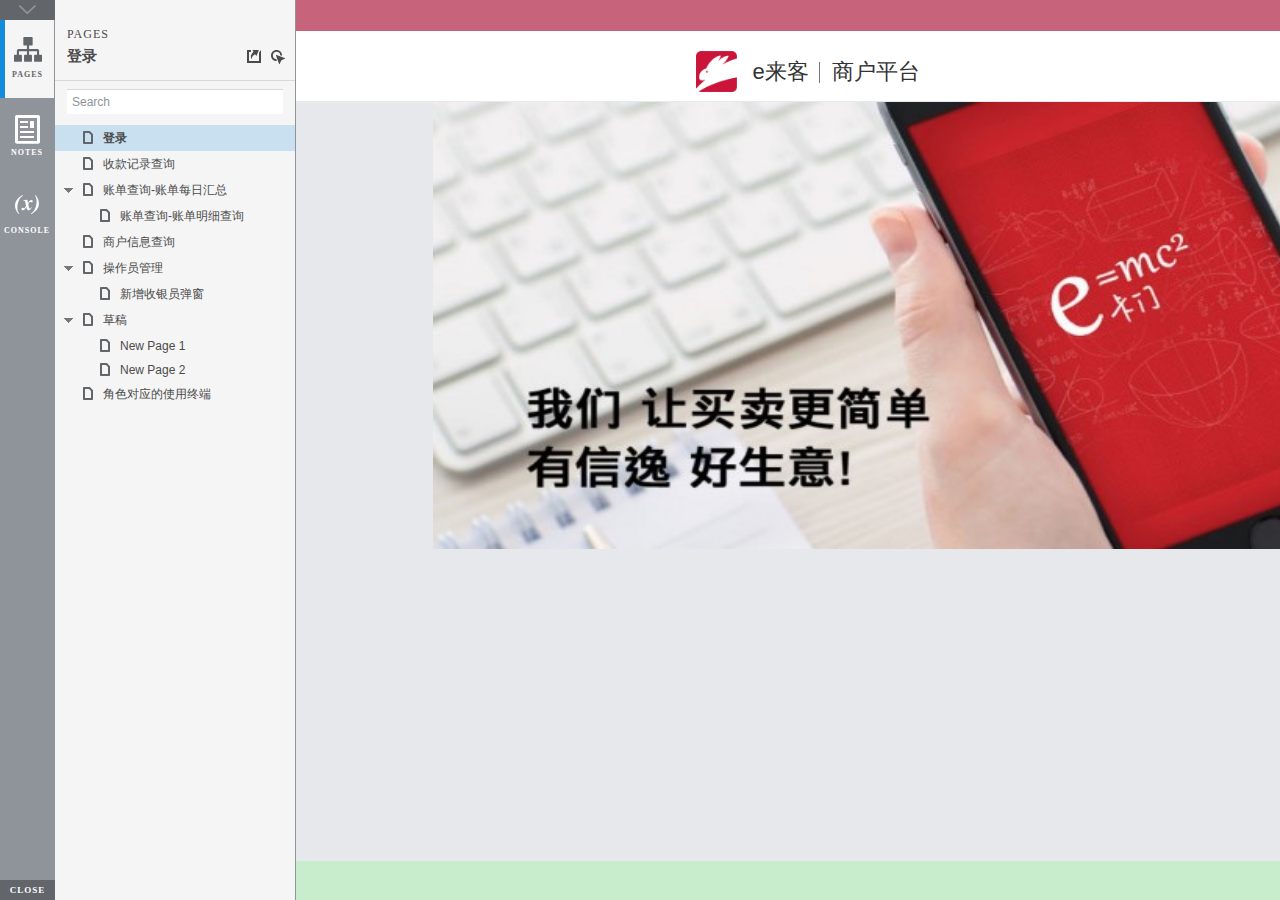
<file: index.html>
﻿<!DOCTYPE html>
<html xmlns="http://www.w3.org/1999/xhtml" xml:lang="en" lang="en">
<head>
    <title>Untitled Document</title>
    <meta http-equiv="X-UA-Compatible" content="IE=edge"/>
    <meta http-equiv="content-type" content="text/html; charset=utf-8" />
    <meta name="viewport" content="width=device-width, initial-scale=1.0" />
    <meta name="apple-mobile-web-app-capable" content="yes" />
    <link type="text/css" href="resources/css/reset.css" rel="Stylesheet" />
    <link type="text/css" href="resources/css/default.css" rel="Stylesheet" />
    <!--<link href='https://fonts.googleapis.com/css?family=Nunito:300' rel='stylesheet' type='text/css'>-->

    <script type="text/javascript">
        if (location.href.toString().indexOf('file://localhost/') == 0) {
            location.href = location.href.toString().replace('file://localhost/', 'file:///');
        }
    </script>

    <script type="text/javascript" src="resources/scripts/jquery-1.7.1.min.js"></script>
    <script type="text/javascript" src="resources/scripts/player/splitter.js"></script>
    <script type="text/javascript" src="resources/scripts/axutils.js"></script>
    <script type="text/javascript" src="resources/scripts/player/axplayer.js"></script>
    <script type="text/javascript" src="resources/scripts/messagecenter.js"></script>
    <script type="text/javascript" src="data/document.js"></script>
    <style type="text/css">

#outerContainer {
	width:1000px;
	height:1500px;
}

.vsplitbar {
    width: 3px;
    /*background: #B9B9B9;*/
    border-right: 1px solid #8f949a;
}

.vsplitbar:hover, .vsplitbar.active {
    background: #8f949a;
}

#rightPanel {
    background-color: White;
}

/*#leftPanel {
    min-width: 120px;
}*/

.splitterMask {
   position:absolute;
   top: 0;
   left: 0;
   width: 100%;
   height: 100%;
   overflow: hidden;
   background-image: url(resources/images/transparent.gif);
   z-index: 20000;
}

    </style>
    <script type="text/javascript" language="JavaScript"><!--
        var SITEMAP_COLLAPSE_VAR_NAME = 'c';
        var PLUGIN_VAR_NAME = 'g';
        var FOOTNOTES_VAR_NAME = 'fn';
        var ADAPTIVE_VIEW_VAR_NAME = 'view';
        var lastLeftPanelWidth = 295;
        var toolBarOnly = true;

        // isolate scope
        (function() {
            setUpController();
            
            var configuration = $axure.document.configuration;
            var _settings = {};
            _settings.projectId = configuration.prototypeId;
            _settings.isAxshare = configuration.isAxshare;
            _settings.loadFeedbackPlugin = configuration.loadFeedbackPlugin;
            var cHash = getHashStringVar(SITEMAP_COLLAPSE_VAR_NAME);
            _settings.startCollapsed = cHash == "1";
            if(cHash == "2") closePlayer();
            var gHash = getHashStringVar(PLUGIN_VAR_NAME);
            if(gHash == "") gHash = 1;
            _settings.startPluginGid = gHash;

            $axure.player.settings = _settings;

            $(window).bind('load', function() {
                if(CHROME_5_LOCAL && !$('body').attr('pluginDetected')) {
                    window.location = 'resources/chrome/chrome.html';
                }
            });

            $(document).ready(function() {
                $axure.page.bind('load.start', mainFrame_onload);
                $axure.messageCenter.addMessageListener(messageCenter_message);

                $(document).on('pluginShown', function (event, data) {
                    setVarInCurrentUrlHash('g', data ? data : '');
                });

                $(document).on('pluginCreated', function(event, data) {
                    if($axure.player.settings.startPluginGid == data) {
                        $axure.player.showPlugin(data);
                    }
                });

                if($axure.player.settings.loadFeedbackPlugin) {
                    if($axure.player.settings.isAxshare) {
                        $axure.utils.loadJS('/Scripts/plugins/feedback/feedback8.js');
                    } else {
                        $axure.utils.loadJS('http://share.axure.com/Scripts/plugins/feedback/feedback8.js');
                    }
                }

                if(navigator.userAgent.indexOf("MSIE") >= 0) $('#outerContainer').width('100%');
                initialize();
                if($axure.player.settings.startCollapsed) $('#outerContainer').splitter({ sizeLeft: 0 });
                else $('#outerContainer').splitter({ sizeLeft: lastLeftPanelWidth });
                $('#leftPanel').width(lastLeftPanelWidth);
                
                $(window).resize(function() { resizeContent(); });

                $('#maximizePanelContainer').hide();

                initializeLogo();

                $(window).resize();
                resizeContent();
                
                $axure.player.collapseToBar();

                if($axure.player.settings.startCollapsed) {
                    collapse();
                    $('#leftPanel').width(0);
                }

                if(MOBILE_DEVICE) {
                    $('#interfaceControlFrameMinimizeContainer').height('45px');
                    $('#interfaceControlFrameMinimizeContainer a').height('45px');
                    $('#interfaceControlFrameHeaderContainer').css('margin-top','45px');
                    $('#interfaceControlFrameCloseContainer a').css('padding','10px 0px');
                    $('#maximizePanelContainer').height('45px');//.css('top','inherit').css('bottom','0px');

                    $('body').removeClass('hashover');

                    if(IOS) {
                        $('#rightPanel').css('overflow', 'auto').css('-webkit-overflow-scrolling', 'touch').css('-ms-overflow-x', 'hidden');

                        window.addEventListener("orientationchange", function() {
                            var viewport = document.querySelector("meta[name=viewport]");
                            //so iOS doesn't zoom when switching back to portrait
                            viewport.setAttribute('content', 'width=device-width, initial-scale=1.0, maximum-scale=1.0');
                            viewport.setAttribute('content', 'width=device-width, initial-scale=1.0');
                            resizeContent();
                        }, false);

                        $axure.page.bind('load.start', function() {
                            resizeContent();
                        });
                    }
                }

            });

            function initialize() {
                var legacyQString = getQueryString("Page");
                if (legacyQString.length > 0) {
                    location.href = location.href.substring(0, location.href.indexOf("?")) + "#p=" + legacyQString;
                    return;
                }

                var mainFrame = document.getElementById("mainFrame");
                mainFrame.contentWindow.location.href = getInitialUrl();
            }

            function initializeLogo() {
                if($axure.document.configuration.logoImagePath) {
                    var image = new Image();
                    image.onload = function() {
                        $('#logoImage').css('max-width', this.width + 'px');
                        $axure.player.resizeContent();
                    };
                    image.src = $axure.document.configuration.logoImagePath;
                
                    $('#interfaceControlFrameLogoImageContainer').html('<img id="logoImage" src="" />');
                    $('#logoImage').attr('src', $axure.document.configuration.logoImagePath).load(function() { resizeContent(); });
                } else $('#interfaceControlFrameLogoImageContainer').hide();

                if ($axure.document.configuration.logoImageCaption) {
                    $('#interfaceControlFrameLogoCaptionContainer').html($axure.document.configuration.logoImageCaption);
                } else $('#interfaceControlFrameLogoCaptionContainer').hide();

                if(!$('#interfaceControlFrameLogoImageContainer').is(':visible') && !$('#interfaceControlFrameLogoCaptionContainer').is(':visible')) {
                    $('#interfaceControlFrameLogoContainer').hide();
                }
            }

            var resizeContent = $axure.player.resizeContent = function() {
                var newHeight = $(window).height();
                var newWidth = $(window).width();

                var controlContainerHeight = newHeight;// - 30;
                if($('#interfaceControlFrameLogoContainer').is(':visible')) controlContainerHeight -= $('#interfaceControlFrameLogoContainer').outerHeight();// + 16;

                $('#outerContainer').height(newHeight).width(newWidth);
                $('.vsplitbar').height(newHeight);
                $('#leftPanel').height(newHeight);
                $('#interfaceControlFrame').height(newHeight);
                $('#interfaceControlFrameContainer').height(newHeight);
                $('#interfaceControlFrameHostContainer').height(controlContainerHeight);

                $('#rightPanel').height(newHeight);
                $('#mainFrame').height(newHeight);

                if($('#leftPanel').is(':visible')) $('#rightPanel').width($(window).width() - $('#leftPanel').width() - 1);// $('.vsplitbar').width());
                else $('#rightPanel').width($(window).width());

                $(document).trigger('ContainerHeightChange',[controlContainerHeight]);

                if(MOBILE_DEVICE) {
                    if(!(getHashStringVar(ADAPTIVE_VIEW_VAR_NAME).length > 0)) $axure.messageCenter.postMessage('setAdaptiveViewForSize', {'width':newWidth, 'height':$('#rightPanel').height()});
                }
            }

            var collapseToBar = $axure.player.collapseToBar = function() {
                lastLeftPanelWidth = $('#leftPanel').width();
                $('#leftPanel').width('55px');
                $('.vsplitbar').hide();
                $('#rightPanel').width($(window).width() - $('#leftPanel').width());
                $(window).resize();
                $('#outerContainer').trigger('resize');
                toolBarOnly = true;
            }

            var expandFromBar = $axure.player.expandFromBar = function() {
                if($('.vsplitbar').is(':visible')) return;

                $('#leftPanel').width(lastLeftPanelWidth);
                $('.vsplitbar').show();
                $('#rightPanel').width($(window).width() - $('#leftPanel').width() - 1);// $('.vsplitbar').width());
                $(window).resize();
                $('#outerContainer').trigger('resize');
                toolBarOnly = false;
            }

        })();

        function messageCenter_message(message, data) {
            if(message == 'expandFrame') expand();
            else if(message == 'getCollapseFrameOnLoad' && $axure.player.settings.startCollapsed && !MOBILE_DEVICE) $axure.messageCenter.postMessage('collapseFrameOnLoad');
        }

        
        function getInitialUrl() {
            var pageName = getHashStringVar("p");
            if(pageName.length > 0) return pageName + ".html";
            else {
                var url = getFirstPageUrl($axure.document.sitemap.rootNodes);
                return (url ? url : "about:blank");
            }
        }

        function getFirstPageUrl(nodes) {
            for (var i = 0; i < nodes.length; i++) {
                var node = nodes[i];
                if (node.url) return node.url;
                else {
                    var hasChildren = (node.children && node.children.length > 0);
                    if (hasChildren) {
                        var url = getFirstPageUrl(node.children);
                        if (url) return url;
                    }
                }
            }
            return null;
        }

        function closePlayer() {
            if($axure.page.location) window.location.href = $axure.page.location;
            else {
                var pageFile = getInitialUrl();
                var currentLocation = window.location.toString();
                window.location.href = currentLocation.substr(0, currentLocation.lastIndexOf("/") + 1) + pageFile;
            }
        }

        function replaceHash(newHash) {
            var currentLocWithoutHash = window.location.toString().split('#')[0];

            //We use replace so that every hash change doesn't get appended to the history stack.
            //We use replaceState in browsers that support it, else replace the location
            if(typeof window.history.replaceState != 'undefined') {
                try {
                    //Chrome 45 (Version 45.0.2454.85 m) started throwing an error here when generated locally (this only happens with sitemap open) which broke all interactions.
                    //try catch breaks the url adjusting nicely when the sitemap is open, but all interactions and forward and back buttons work.
                    //Uncaught SecurityError: Failed to execute 'replaceState' on 'History': A history state object with URL 'file:///C:/Users/Ian/Documents/Axure/HTML/Untitled/start.html#p=home' cannot be created in a document with origin 'null'.
                    window.history.replaceState(null, null, currentLocWithoutHash + newHash);
                } catch(ex) {}
            } else {
                window.location.replace(currentLocWithoutHash + newHash);
            }
        }

        function collapse() {
            setVarInCurrentUrlHash('c', 1);
            if(!toolBarOnly) lastLeftPanelWidth = $('#leftPanel').width();

            $('#maximizePanelContainer').show();
            $('#leftPanel').hide();
            $('.vsplitbar').hide();
            $('#rightPanel').width($(window).width());
            $(window).resize();
            $('#outerContainer').trigger('resize');

            $(document).trigger('sidebarCollapse');

            if(MOBILE_DEVICE) {
                $('#maximizePanelContainer').animate({
                    top:$('#rightPanel').height() - $('#maximizePanelContainer').height()
                }, 300, 'swing', function() {
                    $('#maximizePanelContainer').css('top', 'inherit').css('bottom', '0px');
                });
            }
        }

        function expand() {
            if(MOBILE_DEVICE) {
                $('#maximizePanelContainer').css('top', '0px').css('bottom', 'inherit');
            }

            deleteVarFromCurrentUrlHash('c');
            $('#maximizePanelContainer').hide();
            $('#leftPanel').width(lastLeftPanelWidth);
            $('#leftPanel').show();
            if(!toolBarOnly) {
                $('.vsplitbar').show();
                $('#rightPanel').width($(window).width() - $('#leftPanel').width() - 1);
            } else {
                $axure.player.collapseToBar();
            }
            $(window).resize();
            $('#outerContainer').trigger('resize');

            $(document).trigger('sidebarExpanded');
        }


        function mainFrame_onload() {
            if($axure.page.pageName) document.title = $axure.page.pageName;
        }

        function getQueryString(query) {
            var qstring = self.location.href.split("?");
            if(qstring.length < 2) return "";
            return GetParameter(qstring, query);
        }
        
        function GetParameter(qstring, query) {
            var prms = qstring[1].split("&");
            var frmelements = new Array();
            var currprmeter, querystr = "";

            for(var i = 0; i < prms.length; i++) {
                currprmeter = prms[i].split("=");
                frmelements[i] = new Array();
                frmelements[i][0] = currprmeter[0];
                frmelements[i][1] = currprmeter[1];
            }

            for(j = 0; j < frmelements.length; j++) {
                if(frmelements[j][0].toLowerCase() == query.toLowerCase()) {
                    querystr = frmelements[j][1];
                    break;
                }
            }
            return querystr;
        }
        
        function getHashStringVar(query) {
            var qstring = self.location.href.split("#");
            if(qstring.length < 2) return "";
            return GetParameter(qstring, query);
        }

        function setHashStringVar(currentHash, varName, varVal) {
            var varWithEqual = varName + '=';
            var poundVarWithEqual = varVal === '' ? '' :  '#' + varName + '=' + varVal;
            var ampVarWithEqual = varVal === '' ? '' :  '&' + varName + '=' + varVal;
            var hashToSet = '';

            var pageIndex = currentHash.indexOf('#' + varWithEqual);
            if(pageIndex == -1) pageIndex = currentHash.indexOf('&' + varWithEqual);
            if(pageIndex != -1) {
                var newHash = currentHash.substring(0, pageIndex);

                newHash = newHash == '' ? poundVarWithEqual : newHash + ampVarWithEqual;

                var ampIndex = currentHash.indexOf('&', pageIndex + 1);
                if(ampIndex != -1) {
                    newHash = newHash == '' ? '#' + currentHash.substring(ampIndex + 1) : newHash + currentHash.substring(ampIndex);
                }
                hashToSet = newHash;
            } else if(currentHash.indexOf('#') != -1) {
                hashToSet = currentHash + ampVarWithEqual;
            } else {
                hashToSet = poundVarWithEqual;
            }

            if(hashToSet != '' || varVal == '') {
                return hashToSet;
            }

            return null;
        }

        function setVarInCurrentUrlHash(varName, varVal) {
            var newHash = setHashStringVar(window.location.hash, varName, varVal);

            if(newHash != null) {
                replaceHash(newHash);
            }
        }

        function deleteHashStringVar(currentHash, varName) {
            var varWithEqual = varName + '=';

            var pageIndex = currentHash.indexOf('#' + varWithEqual);
            if(pageIndex == -1) pageIndex = currentHash.indexOf('&' + varWithEqual);
            if(pageIndex != -1) {
                var newHash = currentHash.substring(0, pageIndex);

                var ampIndex = currentHash.indexOf('&', pageIndex + 1);

                //IF begin of string....if none blank, ELSE # instead of & and rest
                //IF in string....prefix + if none blank, ELSE &-rest
                if(newHash == '') { //beginning of string
                    newHash = ampIndex != -1 ? '#' + currentHash.substring(ampIndex + 1) : '';
                } else { //somewhere in the middle
                    newHash = newHash + (ampIndex != -1 ? currentHash.substring(ampIndex) : '');
                }

                return newHash;
            }

            return null;
        }

        function deleteVarFromCurrentUrlHash(varName) {
            var newHash = deleteHashStringVar(window.location.hash, varName);

            if(newHash != null) {
                replaceHash(newHash);
            }
        }
    --></script>

    <link type="text/css" rel="Stylesheet" href="plugins/sitemap/styles/sitemap.css" />
    <script type="text/javascript" src="plugins/sitemap/sitemap.js"></script>
    <link type="text/css" rel="Stylesheet" href="plugins/page_notes/styles/page_notes.css" />
    <script type="text/javascript" src="plugins/page_notes/page_notes.js"></script>
    <!--<link type="text/css" rel="Stylesheet" href="plugins/recordplay/styles/recordplay.css" />
    <script type="text/javascript" src="plugins/recordplay/recordplay.js"></script>-->
    <link type="text/css" rel="Stylesheet" href="plugins/debug/styles/debug.css" />
    <script type="text/javascript" src="plugins/debug/debug.js"></script>

</head>
<body scroll="no" class="hashover">
    <div id="outerContainer">

        <div id="leftPanel">
            <div id="interfaceControlFrame">
                <div id="interfaceControlFrameMinimizeContainer">
                    <a title="Collapse" id="interfaceControlFrameMinimizeButton" onclick="collapse();">&nbsp;</a>
                </div>
                <div id="interfaceControlFrameHeaderContainer">
                    <ul id="interfaceControlFrameHeader"></ul>
                </div>
                <div id="interfaceControlFrameContainer">
                    <div id="interfaceControlFrameLogoContainer">
                        <div id="interfaceControlFrameLogoImageContainer"></div>
                        <div id="interfaceControlFrameLogoCaptionContainer"></div>
                    </div>
                    <div id="interfaceControlFrameHostContainer">
                    </div>
                </div>
                <div id="interfaceControlFrameCloseContainer">
                    <a title="Close" id="interfaceControlFrameCloseButton" onclick="closePlayer();">CLOSE</a>
                </div>
            </div>
        </div>
        <div id="rightPanel">
            <iframe id="mainFrame" name="mainFrame" width="100%" height="100%" src="" frameborder="0" style="display: block;" webkitallowfullscreen mozallowfullscreen allowfullscreen></iframe>
        </div>

    </div>

    <div id="maximizePanelContainer">
        <iframe id="expandFrame" src="resources/expand.html" width="100%" height="100%" scrolling="no" allowtransparency="true" frameborder="0"></iframe>
    </div>

</body>
</html>
</file>
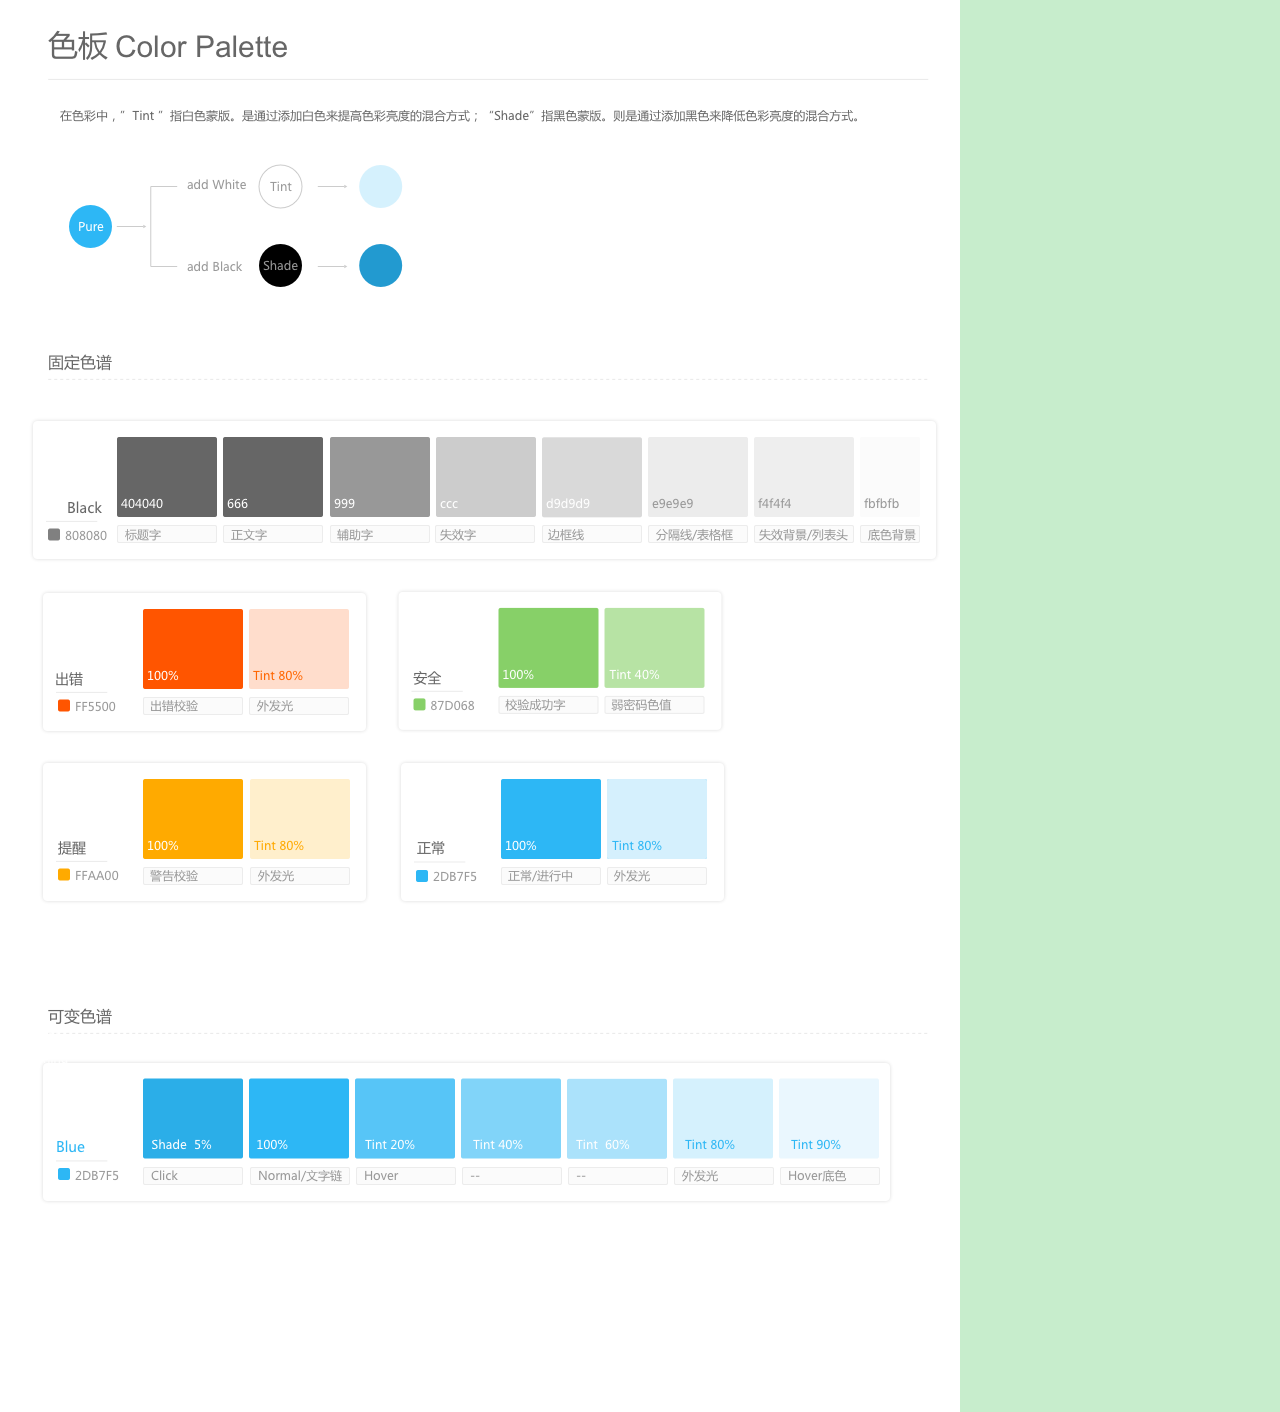
<file: new_page_1.html>
﻿<!DOCTYPE html>
<html>
  <head>
    <title>New Page 1</title>
    <meta http-equiv="X-UA-Compatible" content="IE=edge"/>
    <meta http-equiv="content-type" content="text/html; charset=utf-8"/>
    <meta name="apple-mobile-web-app-capable" content="yes"/>
    <link href="resources/css/jquery-ui-themes.css" type="text/css" rel="stylesheet"/>
    <link href="resources/css/axure_rp_page.css" type="text/css" rel="stylesheet"/>
    <link href="data/styles.css" type="text/css" rel="stylesheet"/>
    <link href="files/new_page_1/styles.css" type="text/css" rel="stylesheet"/>
    <script src="resources/scripts/jquery-1.7.1.min.js"></script>
    <script src="resources/scripts/jquery-ui-1.8.10.custom.min.js"></script>
    <script src="resources/scripts/axure/axQuery.js"></script>
    <script src="resources/scripts/axure/globals.js"></script>
    <script src="resources/scripts/axutils.js"></script>
    <script src="resources/scripts/axure/annotation.js"></script>
    <script src="resources/scripts/axure/axQuery.std.js"></script>
    <script src="resources/scripts/axure/doc.js"></script>
    <script src="data/document.js"></script>
    <script src="resources/scripts/messagecenter.js"></script>
    <script src="resources/scripts/axure/events.js"></script>
    <script src="resources/scripts/axure/recording.js"></script>
    <script src="resources/scripts/axure/action.js"></script>
    <script src="resources/scripts/axure/expr.js"></script>
    <script src="resources/scripts/axure/geometry.js"></script>
    <script src="resources/scripts/axure/flyout.js"></script>
    <script src="resources/scripts/axure/ie.js"></script>
    <script src="resources/scripts/axure/model.js"></script>
    <script src="resources/scripts/axure/repeater.js"></script>
    <script src="resources/scripts/axure/sto.js"></script>
    <script src="resources/scripts/axure/utils.temp.js"></script>
    <script src="resources/scripts/axure/variables.js"></script>
    <script src="resources/scripts/axure/drag.js"></script>
    <script src="resources/scripts/axure/move.js"></script>
    <script src="resources/scripts/axure/visibility.js"></script>
    <script src="resources/scripts/axure/style.js"></script>
    <script src="resources/scripts/axure/adaptive.js"></script>
    <script src="resources/scripts/axure/tree.js"></script>
    <script src="resources/scripts/axure/init.temp.js"></script>
    <script src="files/new_page_1/data.js"></script>
    <script src="resources/scripts/axure/legacy.js"></script>
    <script src="resources/scripts/axure/viewer.js"></script>
    <script src="resources/scripts/axure/math.js"></script>
    <script type="text/javascript">
      $axure.utils.getTransparentGifPath = function() { return 'resources/images/transparent.gif'; };
      $axure.utils.getOtherPath = function() { return 'resources/Other.html'; };
      $axure.utils.getReloadPath = function() { return 'resources/reload.html'; };
    </script>
  </head>
  <body>
    <div id="base" class="">

      <!-- Unnamed (Image) -->
      <div id="u1397" class="ax_default image">
        <img id="u1397_img" class="img " src="images/new_page_1/u1397.png"/>
        <!-- Unnamed () -->
        <div id="u1398" class="text" style="display: none; visibility: hidden">
          <p><span></span></p>
        </div>
      </div>
    </div>
  </body>
</html>
</file>
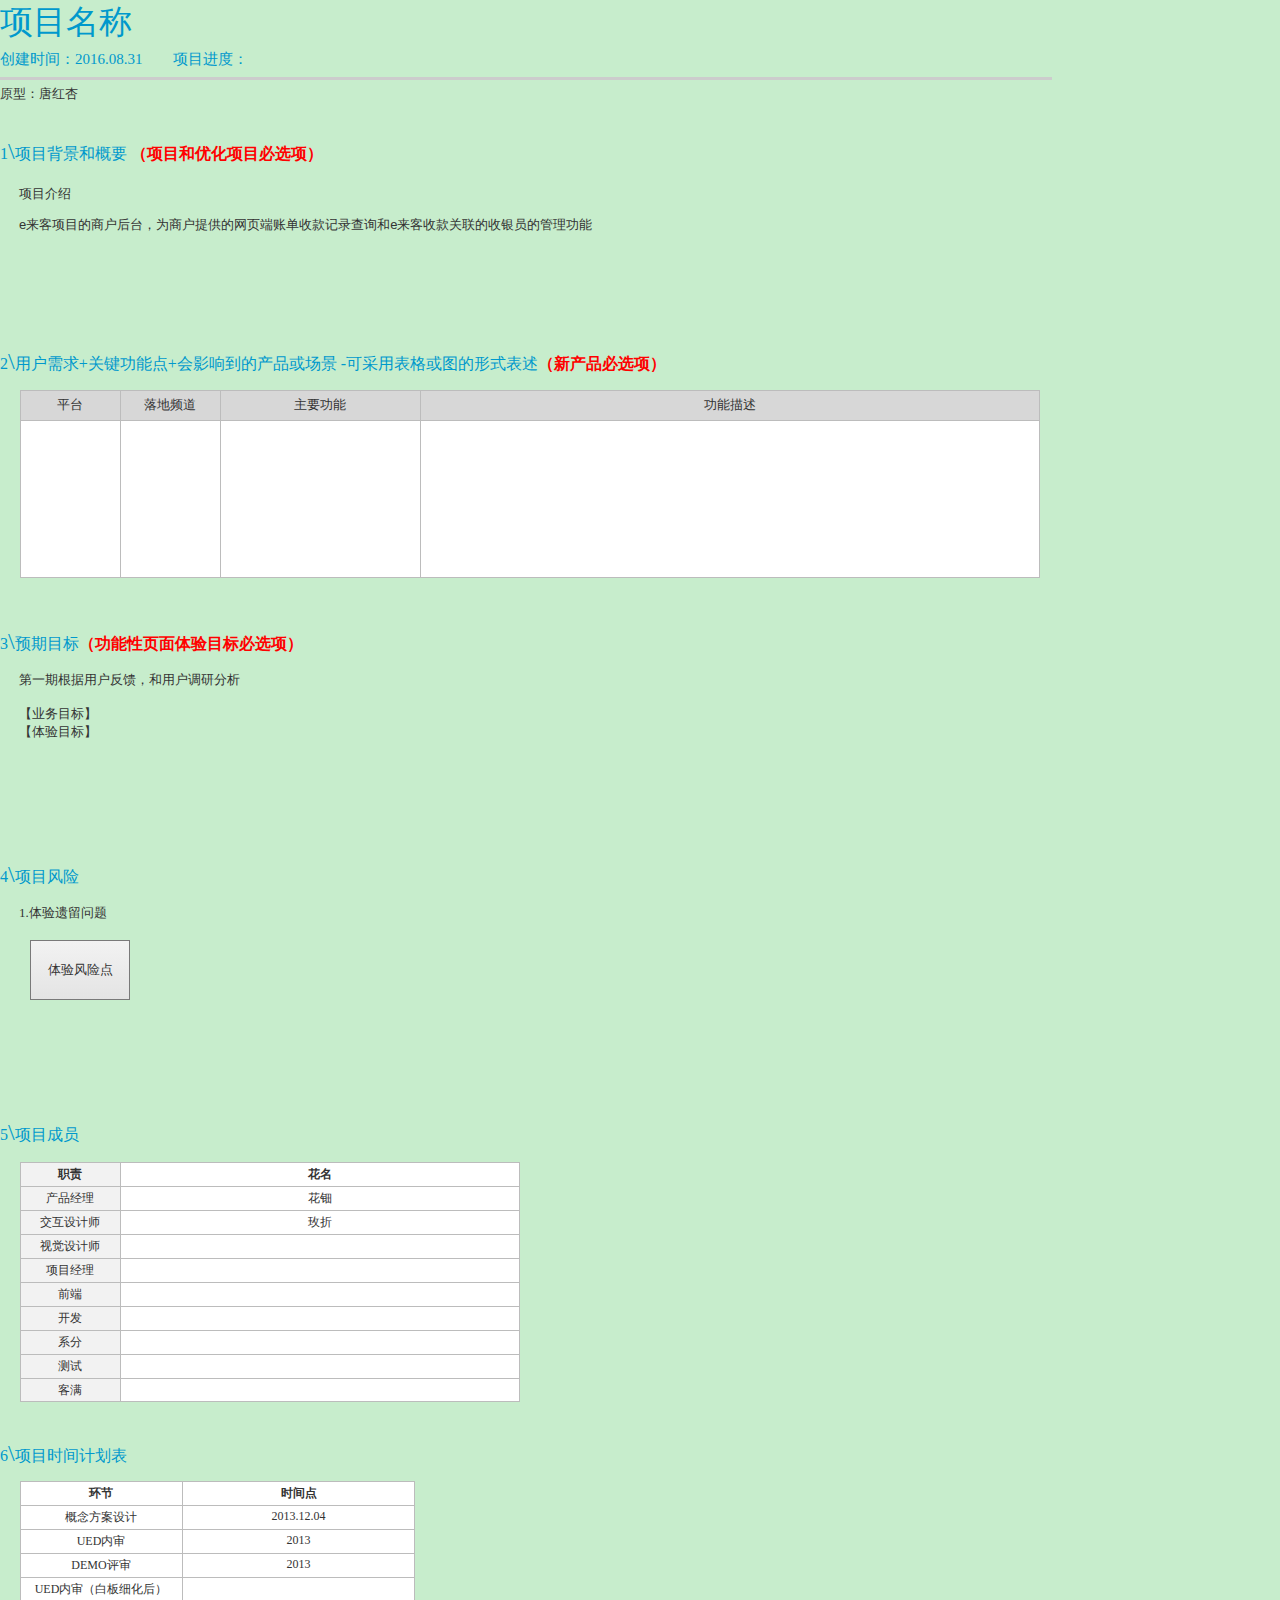
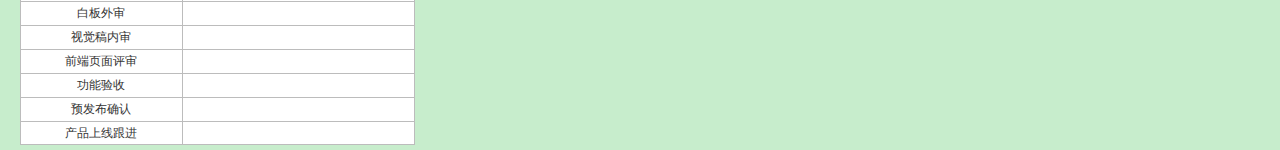
<file: new_page_2.html>
﻿<!DOCTYPE html>
<html>
  <head>
    <title>New Page 2</title>
    <meta http-equiv="X-UA-Compatible" content="IE=edge"/>
    <meta http-equiv="content-type" content="text/html; charset=utf-8"/>
    <meta name="apple-mobile-web-app-capable" content="yes"/>
    <link href="resources/css/jquery-ui-themes.css" type="text/css" rel="stylesheet"/>
    <link href="resources/css/axure_rp_page.css" type="text/css" rel="stylesheet"/>
    <link href="data/styles.css" type="text/css" rel="stylesheet"/>
    <link href="files/new_page_2/styles.css" type="text/css" rel="stylesheet"/>
    <script src="resources/scripts/jquery-1.7.1.min.js"></script>
    <script src="resources/scripts/jquery-ui-1.8.10.custom.min.js"></script>
    <script src="resources/scripts/axure/axQuery.js"></script>
    <script src="resources/scripts/axure/globals.js"></script>
    <script src="resources/scripts/axutils.js"></script>
    <script src="resources/scripts/axure/annotation.js"></script>
    <script src="resources/scripts/axure/axQuery.std.js"></script>
    <script src="resources/scripts/axure/doc.js"></script>
    <script src="data/document.js"></script>
    <script src="resources/scripts/messagecenter.js"></script>
    <script src="resources/scripts/axure/events.js"></script>
    <script src="resources/scripts/axure/recording.js"></script>
    <script src="resources/scripts/axure/action.js"></script>
    <script src="resources/scripts/axure/expr.js"></script>
    <script src="resources/scripts/axure/geometry.js"></script>
    <script src="resources/scripts/axure/flyout.js"></script>
    <script src="resources/scripts/axure/ie.js"></script>
    <script src="resources/scripts/axure/model.js"></script>
    <script src="resources/scripts/axure/repeater.js"></script>
    <script src="resources/scripts/axure/sto.js"></script>
    <script src="resources/scripts/axure/utils.temp.js"></script>
    <script src="resources/scripts/axure/variables.js"></script>
    <script src="resources/scripts/axure/drag.js"></script>
    <script src="resources/scripts/axure/move.js"></script>
    <script src="resources/scripts/axure/visibility.js"></script>
    <script src="resources/scripts/axure/style.js"></script>
    <script src="resources/scripts/axure/adaptive.js"></script>
    <script src="resources/scripts/axure/tree.js"></script>
    <script src="resources/scripts/axure/init.temp.js"></script>
    <script src="files/new_page_2/data.js"></script>
    <script src="resources/scripts/axure/legacy.js"></script>
    <script src="resources/scripts/axure/viewer.js"></script>
    <script src="resources/scripts/axure/math.js"></script>
    <script type="text/javascript">
      $axure.utils.getTransparentGifPath = function() { return 'resources/images/transparent.gif'; };
      $axure.utils.getOtherPath = function() { return 'resources/Other.html'; };
      $axure.utils.getReloadPath = function() { return 'resources/reload.html'; };
    </script>
  </head>
  <body>
    <div id="base" class="">

      <!-- Unnamed (Rectangle) -->
      <div id="u1399" class="ax_default paragraph1">
        <div id="u1399_div" class=""></div>
        <!-- Unnamed () -->
        <div id="u1400" class="text" style="visibility: visible;">
          <p><span>第一期根据用户反馈，和用户调研分析</span></p><p><span><br></span></p><p><span>【业务目标】</span></p><p><span>【体验目标】</span></p><p><span><br></span></p>
        </div>
      </div>

      <!-- Unnamed (demo-时间) -->

      <!-- Unnamed (Rectangle) -->
      <div id="u1402" class="ax_default paragraph1">
        <div id="u1402_div" class=""></div>
        <!-- Unnamed () -->
        <div id="u1403" class="text" style="visibility: visible;">
          <p><span>创建时间：2016.08.31&nbsp; &nbsp; &nbsp; &nbsp; 项目进度： </span></p>
        </div>
      </div>

      <!-- Unnamed (Rectangle) -->
      <div id="u1404" class="ax_default paragraph1">
        <div id="u1404_div" class=""></div>
        <!-- Unnamed () -->
        <div id="u1405" class="text" style="visibility: visible;">
          <p style="font-size:24px;"><span style="font-family:'Microsoft YaHei';font-weight:400;font-size:16px;color:#0099CC;">1</span><span style="font-family:'Microsoft YaHei';font-weight:400;color:#0099CC;">\</span><span style="font-family:'Microsoft YaHei';font-weight:400;font-size:16px;color:#0099CC;">项目背景和概要 </span><span style="font-family:'Heiti SC Bold', 'Heiti SC';font-weight:700;font-size:16px;color:#FF0000;">（项目和优化项目必选项）</span></p>
        </div>
      </div>

      <!-- Unnamed (Horizontal Line) -->
      <div id="u1406" class="ax_default horizontal_line">
        <img id="u1406_img" class="img " src="images/new_page_2/u1406.png"/>
        <!-- Unnamed () -->
        <div id="u1407" class="text" style="display: none; visibility: hidden">
          <p><span></span></p>
        </div>
      </div>

      <!-- Unnamed (Rectangle) -->
      <div id="u1408" class="ax_default paragraph1">
        <div id="u1408_div" class=""></div>
        <!-- Unnamed () -->
        <div id="u1409" class="text" style="visibility: visible;">
          <p style="font-size:24px;"><span style="font-size:16px;">5</span><span>\</span><span style="font-size:16px;">项目成员</span></p>
        </div>
      </div>

      <!-- Unnamed (Rectangle) -->
      <div id="u1410" class="ax_default paragraph1">
        <div id="u1410_div" class=""></div>
        <!-- Unnamed () -->
        <div id="u1411" class="text" style="visibility: visible;">
          <p style="font-size:24px;"><span style="font-family:'Microsoft YaHei';font-weight:400;font-size:16px;color:#0099CC;">2</span><span style="font-family:'Microsoft YaHei';font-weight:400;color:#0099CC;">\</span><span style="font-family:'Microsoft YaHei';font-weight:400;font-size:16px;color:#0099CC;">用户需求+关键功能点+会影响到的产品或场景 -可采用表格或图的形式表述</span><span style="font-family:'Heiti SC Bold', 'Heiti SC';font-weight:700;font-size:16px;color:#FF0000;">（新产品必选项）</span></p>
        </div>
      </div>

      <!-- Unnamed (Rectangle) -->
      <div id="u1412" class="ax_default paragraph1">
        <div id="u1412_div" class=""></div>
        <!-- Unnamed () -->
        <div id="u1413" class="text" style="visibility: visible;">
          <p style="font-size:24px;"><span style="font-size:16px;">6</span><span>\</span><span style="font-size:16px;">项目时间计划表</span></p>
        </div>
      </div>

      <!-- Unnamed (Table) -->
      <div id="u1414" class="ax_default table">

        <!-- Unnamed (Table Cell) -->
        <div id="u1415" class="ax_default table_cell">
          <img id="u1415_img" class="img " src="images/new_page_2/u1415.png"/>
          <!-- Unnamed () -->
          <div id="u1416" class="text" style="visibility: visible;">
            <p><span>职责</span></p>
          </div>
        </div>

        <!-- Unnamed (Table Cell) -->
        <div id="u1417" class="ax_default table_cell">
          <img id="u1417_img" class="img " src="images/new_page_2/u1417.png"/>
          <!-- Unnamed () -->
          <div id="u1418" class="text" style="visibility: visible;">
            <p><span>花名</span></p>
          </div>
        </div>

        <!-- Unnamed (Table Cell) -->
        <div id="u1419" class="ax_default table_cell">
          <img id="u1419_img" class="img " src="images/new_page_2/u1415.png"/>
          <!-- Unnamed () -->
          <div id="u1420" class="text" style="visibility: visible;">
            <p><span>产品经理</span></p>
          </div>
        </div>

        <!-- Unnamed (Table Cell) -->
        <div id="u1421" class="ax_default table_cell">
          <img id="u1421_img" class="img " src="images/new_page_2/u1417.png"/>
          <!-- Unnamed () -->
          <div id="u1422" class="text" style="visibility: visible;">
            <p><span>花钿</span></p>
          </div>
        </div>

        <!-- Unnamed (Table Cell) -->
        <div id="u1423" class="ax_default table_cell">
          <img id="u1423_img" class="img " src="images/new_page_2/u1415.png"/>
          <!-- Unnamed () -->
          <div id="u1424" class="text" style="visibility: visible;">
            <p><span>交互设计师</span></p>
          </div>
        </div>

        <!-- Unnamed (Table Cell) -->
        <div id="u1425" class="ax_default table_cell">
          <img id="u1425_img" class="img " src="images/new_page_2/u1417.png"/>
          <!-- Unnamed () -->
          <div id="u1426" class="text" style="visibility: visible;">
            <p><span>玫折</span></p>
          </div>
        </div>

        <!-- Unnamed (Table Cell) -->
        <div id="u1427" class="ax_default table_cell">
          <img id="u1427_img" class="img " src="images/new_page_2/u1415.png"/>
          <!-- Unnamed () -->
          <div id="u1428" class="text" style="visibility: visible;">
            <p><span>视觉设计师</span></p>
          </div>
        </div>

        <!-- Unnamed (Table Cell) -->
        <div id="u1429" class="ax_default table_cell">
          <img id="u1429_img" class="img " src="images/new_page_2/u1417.png"/>
          <!-- Unnamed () -->
          <div id="u1430" class="text" style="display: none; visibility: hidden">
            <p><span></span></p>
          </div>
        </div>

        <!-- Unnamed (Table Cell) -->
        <div id="u1431" class="ax_default table_cell">
          <img id="u1431_img" class="img " src="images/new_page_2/u1415.png"/>
          <!-- Unnamed () -->
          <div id="u1432" class="text" style="visibility: visible;">
            <p><span>项目经理</span></p>
          </div>
        </div>

        <!-- Unnamed (Table Cell) -->
        <div id="u1433" class="ax_default table_cell">
          <img id="u1433_img" class="img " src="images/new_page_2/u1417.png"/>
          <!-- Unnamed () -->
          <div id="u1434" class="text" style="display: none; visibility: hidden">
            <p><span></span></p>
          </div>
        </div>

        <!-- Unnamed (Table Cell) -->
        <div id="u1435" class="ax_default table_cell">
          <img id="u1435_img" class="img " src="images/new_page_2/u1415.png"/>
          <!-- Unnamed () -->
          <div id="u1436" class="text" style="visibility: visible;">
            <p><span>前端</span></p>
          </div>
        </div>

        <!-- Unnamed (Table Cell) -->
        <div id="u1437" class="ax_default table_cell">
          <img id="u1437_img" class="img " src="images/new_page_2/u1417.png"/>
          <!-- Unnamed () -->
          <div id="u1438" class="text" style="display: none; visibility: hidden">
            <p><span></span></p>
          </div>
        </div>

        <!-- Unnamed (Table Cell) -->
        <div id="u1439" class="ax_default table_cell">
          <img id="u1439_img" class="img " src="images/new_page_2/u1415.png"/>
          <!-- Unnamed () -->
          <div id="u1440" class="text" style="visibility: visible;">
            <p><span>开发</span></p>
          </div>
        </div>

        <!-- Unnamed (Table Cell) -->
        <div id="u1441" class="ax_default table_cell">
          <img id="u1441_img" class="img " src="images/new_page_2/u1417.png"/>
          <!-- Unnamed () -->
          <div id="u1442" class="text" style="display: none; visibility: hidden">
            <p><span></span></p>
          </div>
        </div>

        <!-- Unnamed (Table Cell) -->
        <div id="u1443" class="ax_default table_cell">
          <img id="u1443_img" class="img " src="images/new_page_2/u1415.png"/>
          <!-- Unnamed () -->
          <div id="u1444" class="text" style="visibility: visible;">
            <p><span>系分</span></p>
          </div>
        </div>

        <!-- Unnamed (Table Cell) -->
        <div id="u1445" class="ax_default table_cell">
          <img id="u1445_img" class="img " src="images/new_page_2/u1417.png"/>
          <!-- Unnamed () -->
          <div id="u1446" class="text" style="display: none; visibility: hidden">
            <p><span></span></p>
          </div>
        </div>

        <!-- Unnamed (Table Cell) -->
        <div id="u1447" class="ax_default table_cell">
          <img id="u1447_img" class="img " src="images/new_page_2/u1415.png"/>
          <!-- Unnamed () -->
          <div id="u1448" class="text" style="visibility: visible;">
            <p><span>测试</span></p>
          </div>
        </div>

        <!-- Unnamed (Table Cell) -->
        <div id="u1449" class="ax_default table_cell">
          <img id="u1449_img" class="img " src="images/new_page_2/u1417.png"/>
          <!-- Unnamed () -->
          <div id="u1450" class="text" style="display: none; visibility: hidden">
            <p><span></span></p>
          </div>
        </div>

        <!-- Unnamed (Table Cell) -->
        <div id="u1451" class="ax_default table_cell">
          <img id="u1451_img" class="img " src="images/new_page_2/u1451.png"/>
          <!-- Unnamed () -->
          <div id="u1452" class="text" style="visibility: visible;">
            <p><span>客满</span></p>
          </div>
        </div>

        <!-- Unnamed (Table Cell) -->
        <div id="u1453" class="ax_default table_cell">
          <img id="u1453_img" class="img " src="images/new_page_2/u1453.png"/>
          <!-- Unnamed () -->
          <div id="u1454" class="text" style="display: none; visibility: hidden">
            <p><span></span></p>
          </div>
        </div>
      </div>

      <!-- Unnamed (Table) -->
      <div id="u1455" class="ax_default table">

        <!-- Unnamed (Table Cell) -->
        <div id="u1456" class="ax_default table_cell">
          <img id="u1456_img" class="img " src="images/new_page_2/u1456.png"/>
          <!-- Unnamed () -->
          <div id="u1457" class="text" style="visibility: visible;">
            <p><span>环节</span></p>
          </div>
        </div>

        <!-- Unnamed (Table Cell) -->
        <div id="u1458" class="ax_default table_cell">
          <img id="u1458_img" class="img " src="images/new_page_2/u1458.png"/>
          <!-- Unnamed () -->
          <div id="u1459" class="text" style="visibility: visible;">
            <p><span>时间点</span></p>
          </div>
        </div>

        <!-- Unnamed (Table Cell) -->
        <div id="u1460" class="ax_default table_cell">
          <img id="u1460_img" class="img " src="images/new_page_2/u1456.png"/>
          <!-- Unnamed () -->
          <div id="u1461" class="text" style="visibility: visible;">
            <p><span>概念方案设计</span></p>
          </div>
        </div>

        <!-- Unnamed (Table Cell) -->
        <div id="u1462" class="ax_default table_cell">
          <img id="u1462_img" class="img " src="images/new_page_2/u1458.png"/>
          <!-- Unnamed () -->
          <div id="u1463" class="text" style="visibility: visible;">
            <p><span>2013.12.04</span></p>
          </div>
        </div>

        <!-- Unnamed (Table Cell) -->
        <div id="u1464" class="ax_default table_cell">
          <img id="u1464_img" class="img " src="images/new_page_2/u1456.png"/>
          <!-- Unnamed () -->
          <div id="u1465" class="text" style="visibility: visible;">
            <p><span>UED内审</span></p>
          </div>
        </div>

        <!-- Unnamed (Table Cell) -->
        <div id="u1466" class="ax_default table_cell">
          <img id="u1466_img" class="img " src="images/new_page_2/u1458.png"/>
          <!-- Unnamed () -->
          <div id="u1467" class="text" style="visibility: visible;">
            <p><span>2013</span></p>
          </div>
        </div>

        <!-- Unnamed (Table Cell) -->
        <div id="u1468" class="ax_default table_cell">
          <img id="u1468_img" class="img " src="images/new_page_2/u1456.png"/>
          <!-- Unnamed () -->
          <div id="u1469" class="text" style="visibility: visible;">
            <p><span>DEMO评审</span></p>
          </div>
        </div>

        <!-- Unnamed (Table Cell) -->
        <div id="u1470" class="ax_default table_cell">
          <img id="u1470_img" class="img " src="images/new_page_2/u1458.png"/>
          <!-- Unnamed () -->
          <div id="u1471" class="text" style="visibility: visible;">
            <p><span>2013</span></p>
          </div>
        </div>

        <!-- Unnamed (Table Cell) -->
        <div id="u1472" class="ax_default table_cell">
          <img id="u1472_img" class="img " src="images/new_page_2/u1456.png"/>
          <!-- Unnamed () -->
          <div id="u1473" class="text" style="visibility: visible;">
            <p><span>UED内审（白板细化后）</span></p>
          </div>
        </div>

        <!-- Unnamed (Table Cell) -->
        <div id="u1474" class="ax_default table_cell">
          <img id="u1474_img" class="img " src="images/new_page_2/u1458.png"/>
          <!-- Unnamed () -->
          <div id="u1475" class="text" style="display: none; visibility: hidden">
            <p><span></span></p>
          </div>
        </div>

        <!-- Unnamed (Table Cell) -->
        <div id="u1476" class="ax_default table_cell">
          <img id="u1476_img" class="img " src="images/new_page_2/u1456.png"/>
          <!-- Unnamed () -->
          <div id="u1477" class="text" style="visibility: visible;">
            <p><span>白板外审</span></p>
          </div>
        </div>

        <!-- Unnamed (Table Cell) -->
        <div id="u1478" class="ax_default table_cell">
          <img id="u1478_img" class="img " src="images/new_page_2/u1458.png"/>
          <!-- Unnamed () -->
          <div id="u1479" class="text" style="display: none; visibility: hidden">
            <p><span></span></p>
          </div>
        </div>

        <!-- Unnamed (Table Cell) -->
        <div id="u1480" class="ax_default table_cell">
          <img id="u1480_img" class="img " src="images/new_page_2/u1456.png"/>
          <!-- Unnamed () -->
          <div id="u1481" class="text" style="visibility: visible;">
            <p><span>视觉稿内审</span></p>
          </div>
        </div>

        <!-- Unnamed (Table Cell) -->
        <div id="u1482" class="ax_default table_cell">
          <img id="u1482_img" class="img " src="images/new_page_2/u1458.png"/>
          <!-- Unnamed () -->
          <div id="u1483" class="text" style="display: none; visibility: hidden">
            <p><span></span></p>
          </div>
        </div>

        <!-- Unnamed (Table Cell) -->
        <div id="u1484" class="ax_default table_cell">
          <img id="u1484_img" class="img " src="images/new_page_2/u1456.png"/>
          <!-- Unnamed () -->
          <div id="u1485" class="text" style="visibility: visible;">
            <p><span>前端页面评审</span></p>
          </div>
        </div>

        <!-- Unnamed (Table Cell) -->
        <div id="u1486" class="ax_default table_cell">
          <img id="u1486_img" class="img " src="images/new_page_2/u1458.png"/>
          <!-- Unnamed () -->
          <div id="u1487" class="text" style="display: none; visibility: hidden">
            <p><span></span></p>
          </div>
        </div>

        <!-- Unnamed (Table Cell) -->
        <div id="u1488" class="ax_default table_cell">
          <img id="u1488_img" class="img " src="images/new_page_2/u1456.png"/>
          <!-- Unnamed () -->
          <div id="u1489" class="text" style="visibility: visible;">
            <p><span>功能验收</span></p>
          </div>
        </div>

        <!-- Unnamed (Table Cell) -->
        <div id="u1490" class="ax_default table_cell">
          <img id="u1490_img" class="img " src="images/new_page_2/u1458.png"/>
          <!-- Unnamed () -->
          <div id="u1491" class="text" style="display: none; visibility: hidden">
            <p><span></span></p>
          </div>
        </div>

        <!-- Unnamed (Table Cell) -->
        <div id="u1492" class="ax_default table_cell">
          <img id="u1492_img" class="img " src="images/new_page_2/u1456.png"/>
          <!-- Unnamed () -->
          <div id="u1493" class="text" style="visibility: visible;">
            <p><span>预发布确认</span></p>
          </div>
        </div>

        <!-- Unnamed (Table Cell) -->
        <div id="u1494" class="ax_default table_cell">
          <img id="u1494_img" class="img " src="images/new_page_2/u1458.png"/>
          <!-- Unnamed () -->
          <div id="u1495" class="text" style="display: none; visibility: hidden">
            <p><span></span></p>
          </div>
        </div>

        <!-- Unnamed (Table Cell) -->
        <div id="u1496" class="ax_default table_cell">
          <img id="u1496_img" class="img " src="images/new_page_2/u1496.png"/>
          <!-- Unnamed () -->
          <div id="u1497" class="text" style="visibility: visible;">
            <p><span>产品上线跟进</span></p>
          </div>
        </div>

        <!-- Unnamed (Table Cell) -->
        <div id="u1498" class="ax_default table_cell">
          <img id="u1498_img" class="img " src="images/new_page_2/u1498.png"/>
          <!-- Unnamed () -->
          <div id="u1499" class="text" style="display: none; visibility: hidden">
            <p><span></span></p>
          </div>
        </div>
      </div>

      <!-- Unnamed (Rectangle) -->
      <div id="u1500" class="ax_default paragraph1">
        <div id="u1500_div" class=""></div>
        <!-- Unnamed () -->
        <div id="u1501" class="text" style="visibility: visible;">
          <p><span>项目名称</span></p>
        </div>
      </div>

      <!-- Unnamed (Rectangle) -->
      <div id="u1502" class="ax_default paragraph1">
        <div id="u1502_div" class=""></div>
        <!-- Unnamed () -->
        <div id="u1503" class="text" style="visibility: visible;">
          <p><span style="font-family:'Arial';font-weight:400;">项目</span><span style="font-family:'Heiti SC Regular', 'Heiti SC';font-weight:200;">介绍</span></p>
        </div>
      </div>

      <!-- Unnamed (Rectangle) -->
      <div id="u1504" class="ax_default paragraph1">
        <div id="u1504_div" class=""></div>
        <!-- Unnamed () -->
        <div id="u1505" class="text" style="visibility: visible;">
          <p style="font-size:24px;"><span style="font-family:'Microsoft YaHei';font-weight:400;font-size:16px;color:#0099CC;">3</span><span style="font-family:'Microsoft YaHei';font-weight:400;color:#0099CC;">\</span><span style="font-family:'Microsoft YaHei';font-weight:400;font-size:16px;color:#0099CC;">预期目标</span><span style="font-family:'Heiti SC Bold', 'Heiti SC';font-weight:700;font-size:16px;color:#FF0000;">（功能性页面体验目标必选项）</span></p>
        </div>
      </div>

      <!-- Unnamed (Rectangle) -->
      <div id="u1506" class="ax_default paragraph1">
        <div id="u1506_div" class=""></div>
        <!-- Unnamed () -->
        <div id="u1507" class="text" style="visibility: visible;">
          <p style="font-size:24px;"><span style="font-size:16px;">4</span><span>\</span><span style="font-size:16px;">项目风险</span></p>
        </div>
      </div>

      <!-- Unnamed (Rectangle) -->
      <div id="u1508" class="ax_default paragraph1">
        <div id="u1508_div" class=""></div>
        <!-- Unnamed () -->
        <div id="u1509" class="text" style="visibility: visible;">
          <p><span>1.体验遗留问题</span></p>
        </div>
      </div>

      <!-- Unnamed (Table) -->
      <div id="u1510" class="ax_default table">

        <!-- Unnamed (Table Cell) -->
        <div id="u1511" class="ax_default table_cell">
          <img id="u1511_img" class="img " src="images/new_page_2/u1511.png"/>
          <!-- Unnamed () -->
          <div id="u1512" class="text" style="visibility: visible;">
            <p><span>平台</span></p>
          </div>
        </div>

        <!-- Unnamed (Table Cell) -->
        <div id="u1513" class="ax_default table_cell">
          <img id="u1513_img" class="img " src="images/new_page_2/u1511.png"/>
          <!-- Unnamed () -->
          <div id="u1514" class="text" style="visibility: visible;">
            <p><span>落地频道</span></p>
          </div>
        </div>

        <!-- Unnamed (Table Cell) -->
        <div id="u1515" class="ax_default table_cell">
          <img id="u1515_img" class="img " src="images/new_page_2/u1515.png"/>
          <!-- Unnamed () -->
          <div id="u1516" class="text" style="visibility: visible;">
            <p><span>主要功能</span></p>
          </div>
        </div>

        <!-- Unnamed (Table Cell) -->
        <div id="u1517" class="ax_default table_cell">
          <img id="u1517_img" class="img " src="images/new_page_2/u1517.png"/>
          <!-- Unnamed () -->
          <div id="u1518" class="text" style="visibility: visible;">
            <p><span>功能描述</span></p>
          </div>
        </div>

        <!-- Unnamed (Table Cell) -->
        <div id="u1519" class="ax_default table_cell">
          <img id="u1519_img" class="img " src="images/new_page_2/u1519.png"/>
          <!-- Unnamed () -->
          <div id="u1520" class="text" style="display: none; visibility: hidden">
            <p><span></span></p>
          </div>
        </div>

        <!-- Unnamed (Table Cell) -->
        <div id="u1521" class="ax_default table_cell">
          <img id="u1521_img" class="img " src="images/new_page_2/u1519.png"/>
          <!-- Unnamed () -->
          <div id="u1522" class="text" style="display: none; visibility: hidden">
            <p><span></span></p>
          </div>
        </div>

        <!-- Unnamed (Table Cell) -->
        <div id="u1523" class="ax_default table_cell">
          <img id="u1523_img" class="img " src="images/new_page_2/u1523.png"/>
          <!-- Unnamed () -->
          <div id="u1524" class="text" style="display: none; visibility: hidden">
            <p><span></span></p>
          </div>
        </div>

        <!-- Unnamed (Table Cell) -->
        <div id="u1525" class="ax_default table_cell">
          <img id="u1525_img" class="img " src="images/new_page_2/u1525.png"/>
          <!-- Unnamed () -->
          <div id="u1526" class="text" style="display: none; visibility: hidden">
            <p><span></span></p>
          </div>
        </div>
      </div>

      <!-- Unnamed (Rectangle) -->
      <div id="u1527" class="ax_default paragraph1">
        <div id="u1527_div" class=""></div>
        <!-- Unnamed () -->
        <div id="u1528" class="text" style="visibility: visible;">
          <p><span>原型：唐红杏</span></p>
        </div>
      </div>

      <!-- Unnamed (Rectangle) -->
      <div id="u1529" class="ax_default flow_shape1">
        <div id="u1529_div" class=""></div>
        <!-- Unnamed () -->
        <div id="u1530" class="text" style="visibility: visible;">
          <p><span>体验风险点</span></p>
        </div>
      </div>

      <!-- Unnamed (Rectangle) -->
      <div id="u1531" class="ax_default paragraph1">
        <div id="u1531_div" class=""></div>
        <!-- Unnamed () -->
        <div id="u1532" class="text" style="visibility: visible;">
          <p><span>e来客项目的商户后台，为商户提供的网页端账单收款记录查询和e来客收款关联的收银员的管理功能</span></p>
        </div>
      </div>
    </div>
  </body>
</html>
</file>
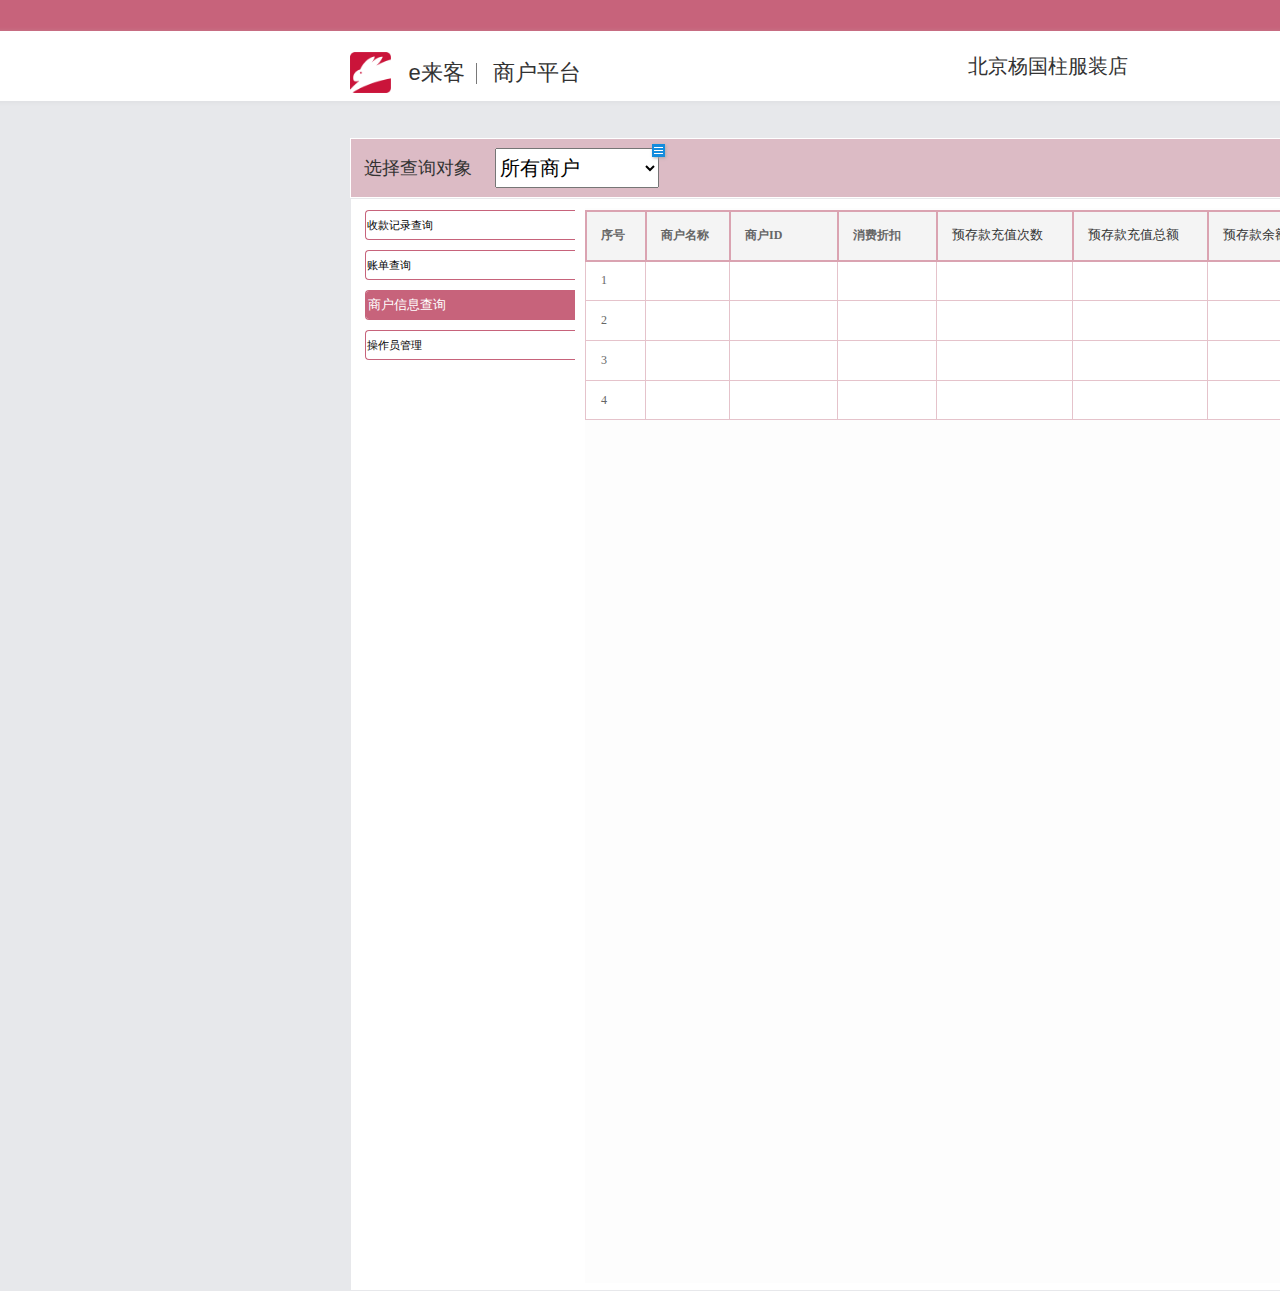
<file: 商户信息查询.html>
﻿<!DOCTYPE html>
<html>
  <head>
    <title>商户信息查询</title>
    <meta http-equiv="X-UA-Compatible" content="IE=edge"/>
    <meta http-equiv="content-type" content="text/html; charset=utf-8"/>
    <meta name="apple-mobile-web-app-capable" content="yes"/>
    <link href="resources/css/jquery-ui-themes.css" type="text/css" rel="stylesheet"/>
    <link href="resources/css/axure_rp_page.css" type="text/css" rel="stylesheet"/>
    <link href="data/styles.css" type="text/css" rel="stylesheet"/>
    <link href="files/商户信息查询/styles.css" type="text/css" rel="stylesheet"/>
    <script src="resources/scripts/jquery-1.7.1.min.js"></script>
    <script src="resources/scripts/jquery-ui-1.8.10.custom.min.js"></script>
    <script src="resources/scripts/axure/axQuery.js"></script>
    <script src="resources/scripts/axure/globals.js"></script>
    <script src="resources/scripts/axutils.js"></script>
    <script src="resources/scripts/axure/annotation.js"></script>
    <script src="resources/scripts/axure/axQuery.std.js"></script>
    <script src="resources/scripts/axure/doc.js"></script>
    <script src="data/document.js"></script>
    <script src="resources/scripts/messagecenter.js"></script>
    <script src="resources/scripts/axure/events.js"></script>
    <script src="resources/scripts/axure/recording.js"></script>
    <script src="resources/scripts/axure/action.js"></script>
    <script src="resources/scripts/axure/expr.js"></script>
    <script src="resources/scripts/axure/geometry.js"></script>
    <script src="resources/scripts/axure/flyout.js"></script>
    <script src="resources/scripts/axure/ie.js"></script>
    <script src="resources/scripts/axure/model.js"></script>
    <script src="resources/scripts/axure/repeater.js"></script>
    <script src="resources/scripts/axure/sto.js"></script>
    <script src="resources/scripts/axure/utils.temp.js"></script>
    <script src="resources/scripts/axure/variables.js"></script>
    <script src="resources/scripts/axure/drag.js"></script>
    <script src="resources/scripts/axure/move.js"></script>
    <script src="resources/scripts/axure/visibility.js"></script>
    <script src="resources/scripts/axure/style.js"></script>
    <script src="resources/scripts/axure/adaptive.js"></script>
    <script src="resources/scripts/axure/tree.js"></script>
    <script src="resources/scripts/axure/init.temp.js"></script>
    <script src="files/商户信息查询/data.js"></script>
    <script src="resources/scripts/axure/legacy.js"></script>
    <script src="resources/scripts/axure/viewer.js"></script>
    <script src="resources/scripts/axure/math.js"></script>
    <script type="text/javascript">
      $axure.utils.getTransparentGifPath = function() { return 'resources/images/transparent.gif'; };
      $axure.utils.getOtherPath = function() { return 'resources/Other.html'; };
      $axure.utils.getReloadPath = function() { return 'resources/reload.html'; };
    </script>
  </head>
  <body>
    <div id="base" class="">

      <!-- Unnamed (主要背景) -->

      <!-- Unnamed (Rectangle) -->
      <div id="u782" class="ax_default box_1">
        <div id="u782_div" class=""></div>
        <!-- Unnamed () -->
        <div id="u783" class="text" style="display: none; visibility: hidden">
          <p><span></span></p>
        </div>
      </div>

      <!-- Unnamed (Dynamic Panel) -->
      <div id="u784" class="ax_default">
        <div id="u784_state0" class="panel_state" data-label="State1">
          <div id="u784_state0_content" class="panel_state_content">

            <!-- Unnamed (Group) -->
            <div id="u785" class="ax_default">

              <!-- Unnamed (Rectangle) -->
              <div id="u786" class="ax_default box_1">
                <div id="u786_div" class=""></div>
                <!-- Unnamed () -->
                <div id="u787" class="text" style="visibility: visible;">
                  <p><span>消息中心</span></p>
                </div>
              </div>

              <!-- Unnamed (Placeholder) -->
              <div id="u788" class="ax_default placeholder">
                <img id="u788_img" class="img " src="images/登录/u3.png"/>
                <!-- Unnamed () -->
                <div id="u789" class="text" style="display: none; visibility: hidden">
                  <p><span></span></p>
                </div>
              </div>
            </div>

            <!-- Unnamed (Group) -->
            <div id="u790" class="ax_default">

              <!-- Unnamed (Rectangle) -->
              <div id="u791" class="ax_default box_1">
                <div id="u791_div" class=""></div>
                <!-- Unnamed () -->
                <div id="u792" class="text" style="visibility: visible;">
                  <p><span>帮助中心</span></p>
                </div>
              </div>

              <!-- Unnamed (Placeholder) -->
              <div id="u793" class="ax_default placeholder">
                <img id="u793_img" class="img " src="images/登录/u3.png"/>
                <!-- Unnamed () -->
                <div id="u794" class="text" style="display: none; visibility: hidden">
                  <p><span></span></p>
                </div>
              </div>
            </div>

            <!-- Unnamed (Rectangle) -->
            <div id="u795" class="ax_default box_1">
              <div id="u795_div" class=""></div>
              <!-- Unnamed () -->
              <div id="u796" class="text" style="display: none; visibility: hidden">
                <p><span></span></p>
              </div>
            </div>

            <!-- Unnamed (Rectangle) -->
            <div id="u797" class="ax_default box_1">
              <div id="u797_div" class=""></div>
              <!-- Unnamed () -->
              <div id="u798" class="text" style="visibility: visible;">
                <p><span>你好，xinyikeji&nbsp;&nbsp; </span></p>
              </div>
            </div>

            <!-- Unnamed (Rectangle) -->
            <div id="u799" class="ax_default box_1">
              <div id="u799_div" class=""></div>
              <!-- Unnamed () -->
              <div id="u800" class="text" style="display: none; visibility: hidden">
                <p><span></span></p>
              </div>
            </div>

            <!-- Unnamed (Rectangle) -->
            <div id="u801" class="ax_default box_1">
              <div id="u801_div" class=""></div>
              <!-- Unnamed () -->
              <div id="u802" class="text" style="visibility: visible;">
                <p><span>北京杨国柱服装店</span></p>
              </div>
            </div>

            <!-- Unnamed (Group) -->
            <div id="u803" class="ax_default">

              <!-- Unnamed (Group) -->
              <div id="u804" class="ax_default">

                <!-- Unnamed (Rectangle) -->
                <div id="u805" class="ax_default box_1">
                  <div id="u805_div" class=""></div>
                  <!-- Unnamed () -->
                  <div id="u806" class="text" style="visibility: visible;">
                    <p><span>e来客 </span></p>
                  </div>
                </div>

                <!-- Unnamed (Rectangle) -->
                <div id="u807" class="ax_default box_1">
                  <div id="u807_div" class=""></div>
                  <!-- Unnamed () -->
                  <div id="u808" class="text" style="visibility: visible;">
                    <p><span>商户平台</span></p>
                  </div>
                </div>
              </div>

              <!-- Unnamed (Image) -->
              <div id="u809" class="ax_default image1">
                <img id="u809_img" class="img " src="images/登录/u17.png"/>
                <!-- Unnamed () -->
                <div id="u810" class="text" style="display: none; visibility: hidden">
                  <p><span></span></p>
                </div>
              </div>
            </div>

            <!-- Unnamed (Vertical Line) -->
            <div id="u811" class="ax_default line">
              <img id="u811_img" class="img " src="images/登录/u19.png"/>
              <!-- Unnamed () -->
              <div id="u812" class="text" style="display: none; visibility: hidden">
                <p><span></span></p>
              </div>
            </div>

            <!-- Unnamed (Paragraph) -->
            <div id="u813" class="ax_default paragraph">
              <img id="u813_img" class="img " src="images/收款记录查询/u76.png"/>
              <!-- Unnamed () -->
              <div id="u814" class="text" style="visibility: visible;">
                <p><span>退出</span></p>
              </div>
            </div>
          </div>
        </div>
      </div>

      <!-- Unnamed (Rectangle) -->
      <div id="u815" class="ax_default box_1">
        <div id="u815_div" class=""></div>
        <!-- Unnamed () -->
        <div id="u816" class="text" style="display: none; visibility: hidden">
          <p><span></span></p>
        </div>
      </div>

      <!-- Unnamed (Rectangle) -->
      <div id="u817" class="ax_default box_1">
        <div id="u817_div" class=""></div>
        <!-- Unnamed () -->
        <div id="u818" class="text" style="display: none; visibility: hidden">
          <p><span></span></p>
        </div>
      </div>

      <!-- Unnamed (Group) -->
      <div id="u819" class="ax_default">

        <!-- Unnamed (Droplist) -->
        <div id="u820" class="ax_default droplist">
          <select id="u820_input">
            <option selected value="所有商户">所有商户</option>
            <option value="分店1">分店1</option>
            <option value="分店2">分店2</option>
          </select>
        </div>

        <!-- Unnamed (Droplist) [footnote] -->
        <div id="u820_ann" class="annotation"></div>

        <!-- Unnamed (Rectangle) -->
        <div id="u821" class="ax_default label">
          <div id="u821_div" class=""></div>
          <!-- Unnamed () -->
          <div id="u822" class="text" style="visibility: visible;">
            <p><span>选择查询对象</span></p>
          </div>
        </div>
      </div>

      <!-- Unnamed (Rectangle) -->
      <div id="u823" class="ax_default box_1">
        <img id="u823_img" class="img " src="images/收款记录查询/u86.png"/>
        <!-- Unnamed () -->
        <div id="u824" class="text" style="display: none; visibility: hidden">
          <p><span></span></p>
        </div>
      </div>

      <!-- Unnamed (左侧导航) -->

      <!-- Unnamed (Rectangle) -->
      <div id="u826" class="ax_default box_1">
        <div id="u826_div" class=""></div>
        <!-- Unnamed () -->
        <div id="u827" class="text" style="visibility: visible;">
          <p><span>收款记录查询</span></p>
        </div>
      </div>

      <!-- Unnamed (Rectangle) -->
      <div id="u828" class="ax_default box_1">
        <div id="u828_div" class=""></div>
        <!-- Unnamed () -->
        <div id="u829" class="text" style="visibility: visible;">
          <p><span>账单查询</span></p>
        </div>
      </div>

      <!-- Unnamed (Rectangle) -->
      <div id="u830" class="ax_default box_1">
        <div id="u830_div" class=""></div>
        <!-- Unnamed () -->
        <div id="u831" class="text" style="visibility: visible;">
          <p><span>操作员管理</span></p>
        </div>
      </div>

      <!-- Unnamed (Rectangle) -->
      <div id="u832" class="ax_default box_1">
        <div id="u832_div" class=""></div>
        <!-- Unnamed () -->
        <div id="u833" class="text" style="visibility: visible;">
          <p><span>商户信息查询</span></p>
        </div>
      </div>

      <!-- Unnamed (Rectangle) -->
      <div id="u834" class="ax_default box_3">
        <div id="u834_div" class=""></div>
        <!-- Unnamed () -->
        <div id="u835" class="text" style="visibility: visible;">
          <p><span>商户信息查询</span></p>
        </div>
      </div>

      <!-- Unnamed (Table) -->
      <div id="u836" class="ax_default table">

        <!-- Unnamed (Table Cell) -->
        <div id="u837" class="ax_default table_cell">
          <img id="u837_img" class="img " src="images/账单查询-账单明细查询/u686.png"/>
          <!-- Unnamed () -->
          <div id="u838" class="text" style="visibility: visible;">
            <p><span>序号</span></p>
          </div>
        </div>

        <!-- Unnamed (Table Cell) -->
        <div id="u839" class="ax_default table_cell">
          <img id="u839_img" class="img " src="images/商户信息查询/u839.png"/>
          <!-- Unnamed () -->
          <div id="u840" class="text" style="visibility: visible;">
            <p><span>商户名称</span></p>
          </div>
        </div>

        <!-- Unnamed (Table Cell) -->
        <div id="u841" class="ax_default table_cell">
          <img id="u841_img" class="img " src="images/商户信息查询/u841.png"/>
          <!-- Unnamed () -->
          <div id="u842" class="text" style="visibility: visible;">
            <p><span>商户ID</span></p>
          </div>
        </div>

        <!-- Unnamed (Table Cell) -->
        <div id="u843" class="ax_default table_cell">
          <img id="u843_img" class="img " src="images/商户信息查询/u843.png"/>
          <!-- Unnamed () -->
          <div id="u844" class="text" style="visibility: visible;">
            <p><span>消费折扣</span></p>
          </div>
        </div>

        <!-- Unnamed (Table Cell) -->
        <div id="u845" class="ax_default table_cell">
          <img id="u845_img" class="img " src="images/账单查询-账单明细查询/u698.png"/>
          <!-- Unnamed () -->
          <div id="u846" class="text" style="visibility: visible;">
            <p><span>预存款充值次数</span></p>
          </div>
        </div>

        <!-- Unnamed (Table Cell) -->
        <div id="u847" class="ax_default table_cell">
          <img id="u847_img" class="img " src="images/商户信息查询/u847.png"/>
          <!-- Unnamed () -->
          <div id="u848" class="text" style="visibility: visible;">
            <p><span>预存款充值总额</span></p>
          </div>
        </div>

        <!-- Unnamed (Table Cell) -->
        <div id="u849" class="ax_default table_cell">
          <img id="u849_img" class="img " src="images/商户信息查询/u849.png"/>
          <!-- Unnamed () -->
          <div id="u850" class="text" style="visibility: visible;">
            <p><span>预存款余额</span></p>
          </div>
        </div>

        <!-- Unnamed (Table Cell) -->
        <div id="u851" class="ax_default table_cell">
          <img id="u851_img" class="img " src="images/商户信息查询/u849.png"/>
          <!-- Unnamed () -->
          <div id="u852" class="text" style="visibility: visible;">
            <p><span>银行累计补贴</span></p>
          </div>
        </div>

        <!-- Unnamed (Table Cell) -->
        <div id="u853" class="ax_default table_cell">
          <img id="u853_img" class="img " src="images/账单查询-账单明细查询/u702.png"/>
          <!-- Unnamed () -->
          <div id="u854" class="text" style="visibility: visible;">
            <p><span>信逸累计补贴</span></p>
          </div>
        </div>

        <!-- Unnamed (Table Cell) -->
        <div id="u855" class="ax_default table_cell">
          <img id="u855_img" class="img " src="images/商户信息查询/u855.png"/>
          <!-- Unnamed () -->
          <div id="u856" class="text" style="visibility: visible;">
            <p><span>1</span></p>
          </div>
        </div>

        <!-- Unnamed (Table Cell) -->
        <div id="u857" class="ax_default table_cell">
          <img id="u857_img" class="img " src="images/商户信息查询/u857.png"/>
          <!-- Unnamed () -->
          <div id="u858" class="text" style="display: none; visibility: hidden">
            <p><span></span></p>
          </div>
        </div>

        <!-- Unnamed (Table Cell) -->
        <div id="u859" class="ax_default table_cell">
          <img id="u859_img" class="img " src="images/商户信息查询/u859.png"/>
          <!-- Unnamed () -->
          <div id="u860" class="text" style="display: none; visibility: hidden">
            <p><span></span></p>
          </div>
        </div>

        <!-- Unnamed (Table Cell) -->
        <div id="u861" class="ax_default table_cell">
          <img id="u861_img" class="img " src="images/商户信息查询/u861.png"/>
          <!-- Unnamed () -->
          <div id="u862" class="text" style="display: none; visibility: hidden">
            <p><span></span></p>
          </div>
        </div>

        <!-- Unnamed (Table Cell) -->
        <div id="u863" class="ax_default table_cell">
          <img id="u863_img" class="img " src="images/账单查询-账单每日汇总/u562.png"/>
          <!-- Unnamed () -->
          <div id="u864" class="text" style="display: none; visibility: hidden">
            <p><span></span></p>
          </div>
        </div>

        <!-- Unnamed (Table Cell) -->
        <div id="u865" class="ax_default table_cell">
          <img id="u865_img" class="img " src="images/商户信息查询/u865.png"/>
          <!-- Unnamed () -->
          <div id="u866" class="text" style="display: none; visibility: hidden">
            <p><span></span></p>
          </div>
        </div>

        <!-- Unnamed (Table Cell) -->
        <div id="u867" class="ax_default table_cell">
          <img id="u867_img" class="img " src="images/商户信息查询/u867.png"/>
          <!-- Unnamed () -->
          <div id="u868" class="text" style="display: none; visibility: hidden">
            <p><span></span></p>
          </div>
        </div>

        <!-- Unnamed (Table Cell) -->
        <div id="u869" class="ax_default table_cell">
          <img id="u869_img" class="img " src="images/商户信息查询/u867.png"/>
          <!-- Unnamed () -->
          <div id="u870" class="text" style="display: none; visibility: hidden">
            <p><span></span></p>
          </div>
        </div>

        <!-- Unnamed (Table Cell) -->
        <div id="u871" class="ax_default table_cell">
          <img id="u871_img" class="img " src="images/账单查询-账单每日汇总/u566.png"/>
          <!-- Unnamed () -->
          <div id="u872" class="text" style="display: none; visibility: hidden">
            <p><span></span></p>
          </div>
        </div>

        <!-- Unnamed (Table Cell) -->
        <div id="u873" class="ax_default table_cell">
          <img id="u873_img" class="img " src="images/账单查询-账单每日汇总/u550.png"/>
          <!-- Unnamed () -->
          <div id="u874" class="text" style="visibility: visible;">
            <p><span>2</span></p>
          </div>
        </div>

        <!-- Unnamed (Table Cell) -->
        <div id="u875" class="ax_default table_cell">
          <img id="u875_img" class="img " src="images/商户信息查询/u875.png"/>
          <!-- Unnamed () -->
          <div id="u876" class="text" style="display: none; visibility: hidden">
            <p><span></span></p>
          </div>
        </div>

        <!-- Unnamed (Table Cell) -->
        <div id="u877" class="ax_default table_cell">
          <img id="u877_img" class="img " src="images/商户信息查询/u877.png"/>
          <!-- Unnamed () -->
          <div id="u878" class="text" style="display: none; visibility: hidden">
            <p><span></span></p>
          </div>
        </div>

        <!-- Unnamed (Table Cell) -->
        <div id="u879" class="ax_default table_cell">
          <img id="u879_img" class="img " src="images/商户信息查询/u879.png"/>
          <!-- Unnamed () -->
          <div id="u880" class="text" style="display: none; visibility: hidden">
            <p><span></span></p>
          </div>
        </div>

        <!-- Unnamed (Table Cell) -->
        <div id="u881" class="ax_default table_cell">
          <img id="u881_img" class="img " src="images/账单查询-账单每日汇总/u580.png"/>
          <!-- Unnamed () -->
          <div id="u882" class="text" style="display: none; visibility: hidden">
            <p><span></span></p>
          </div>
        </div>

        <!-- Unnamed (Table Cell) -->
        <div id="u883" class="ax_default table_cell">
          <img id="u883_img" class="img " src="images/商户信息查询/u883.png"/>
          <!-- Unnamed () -->
          <div id="u884" class="text" style="display: none; visibility: hidden">
            <p><span></span></p>
          </div>
        </div>

        <!-- Unnamed (Table Cell) -->
        <div id="u885" class="ax_default table_cell">
          <img id="u885_img" class="img " src="images/商户信息查询/u885.png"/>
          <!-- Unnamed () -->
          <div id="u886" class="text" style="display: none; visibility: hidden">
            <p><span></span></p>
          </div>
        </div>

        <!-- Unnamed (Table Cell) -->
        <div id="u887" class="ax_default table_cell">
          <img id="u887_img" class="img " src="images/商户信息查询/u885.png"/>
          <!-- Unnamed () -->
          <div id="u888" class="text" style="display: none; visibility: hidden">
            <p><span></span></p>
          </div>
        </div>

        <!-- Unnamed (Table Cell) -->
        <div id="u889" class="ax_default table_cell">
          <img id="u889_img" class="img " src="images/账单查询-账单每日汇总/u584.png"/>
          <!-- Unnamed () -->
          <div id="u890" class="text" style="display: none; visibility: hidden">
            <p><span></span></p>
          </div>
        </div>

        <!-- Unnamed (Table Cell) -->
        <div id="u891" class="ax_default table_cell">
          <img id="u891_img" class="img " src="images/账单查询-账单每日汇总/u550.png"/>
          <!-- Unnamed () -->
          <div id="u892" class="text" style="visibility: visible;">
            <p><span>3</span></p>
          </div>
        </div>

        <!-- Unnamed (Table Cell) -->
        <div id="u893" class="ax_default table_cell">
          <img id="u893_img" class="img " src="images/商户信息查询/u875.png"/>
          <!-- Unnamed () -->
          <div id="u894" class="text" style="display: none; visibility: hidden">
            <p><span></span></p>
          </div>
        </div>

        <!-- Unnamed (Table Cell) -->
        <div id="u895" class="ax_default table_cell">
          <img id="u895_img" class="img " src="images/商户信息查询/u877.png"/>
          <!-- Unnamed () -->
          <div id="u896" class="text" style="display: none; visibility: hidden">
            <p><span></span></p>
          </div>
        </div>

        <!-- Unnamed (Table Cell) -->
        <div id="u897" class="ax_default table_cell">
          <img id="u897_img" class="img " src="images/商户信息查询/u879.png"/>
          <!-- Unnamed () -->
          <div id="u898" class="text" style="display: none; visibility: hidden">
            <p><span></span></p>
          </div>
        </div>

        <!-- Unnamed (Table Cell) -->
        <div id="u899" class="ax_default table_cell">
          <img id="u899_img" class="img " src="images/账单查询-账单每日汇总/u580.png"/>
          <!-- Unnamed () -->
          <div id="u900" class="text" style="display: none; visibility: hidden">
            <p><span></span></p>
          </div>
        </div>

        <!-- Unnamed (Table Cell) -->
        <div id="u901" class="ax_default table_cell">
          <img id="u901_img" class="img " src="images/商户信息查询/u883.png"/>
          <!-- Unnamed () -->
          <div id="u902" class="text" style="display: none; visibility: hidden">
            <p><span></span></p>
          </div>
        </div>

        <!-- Unnamed (Table Cell) -->
        <div id="u903" class="ax_default table_cell">
          <img id="u903_img" class="img " src="images/商户信息查询/u885.png"/>
          <!-- Unnamed () -->
          <div id="u904" class="text" style="display: none; visibility: hidden">
            <p><span></span></p>
          </div>
        </div>

        <!-- Unnamed (Table Cell) -->
        <div id="u905" class="ax_default table_cell">
          <img id="u905_img" class="img " src="images/商户信息查询/u885.png"/>
          <!-- Unnamed () -->
          <div id="u906" class="text" style="display: none; visibility: hidden">
            <p><span></span></p>
          </div>
        </div>

        <!-- Unnamed (Table Cell) -->
        <div id="u907" class="ax_default table_cell">
          <img id="u907_img" class="img " src="images/账单查询-账单每日汇总/u584.png"/>
          <!-- Unnamed () -->
          <div id="u908" class="text" style="display: none; visibility: hidden">
            <p><span></span></p>
          </div>
        </div>

        <!-- Unnamed (Table Cell) -->
        <div id="u909" class="ax_default table_cell">
          <img id="u909_img" class="img " src="images/账单查询-账单每日汇总/u604.png"/>
          <!-- Unnamed () -->
          <div id="u910" class="text" style="visibility: visible;">
            <p><span>4</span></p>
          </div>
        </div>

        <!-- Unnamed (Table Cell) -->
        <div id="u911" class="ax_default table_cell">
          <img id="u911_img" class="img " src="images/商户信息查询/u911.png"/>
          <!-- Unnamed () -->
          <div id="u912" class="text" style="display: none; visibility: hidden">
            <p><span></span></p>
          </div>
        </div>

        <!-- Unnamed (Table Cell) -->
        <div id="u913" class="ax_default table_cell">
          <img id="u913_img" class="img " src="images/商户信息查询/u913.png"/>
          <!-- Unnamed () -->
          <div id="u914" class="text" style="display: none; visibility: hidden">
            <p><span></span></p>
          </div>
        </div>

        <!-- Unnamed (Table Cell) -->
        <div id="u915" class="ax_default table_cell">
          <img id="u915_img" class="img " src="images/商户信息查询/u915.png"/>
          <!-- Unnamed () -->
          <div id="u916" class="text" style="display: none; visibility: hidden">
            <p><span></span></p>
          </div>
        </div>

        <!-- Unnamed (Table Cell) -->
        <div id="u917" class="ax_default table_cell">
          <img id="u917_img" class="img " src="images/账单查询-账单每日汇总/u616.png"/>
          <!-- Unnamed () -->
          <div id="u918" class="text" style="display: none; visibility: hidden">
            <p><span></span></p>
          </div>
        </div>

        <!-- Unnamed (Table Cell) -->
        <div id="u919" class="ax_default table_cell">
          <img id="u919_img" class="img " src="images/商户信息查询/u919.png"/>
          <!-- Unnamed () -->
          <div id="u920" class="text" style="display: none; visibility: hidden">
            <p><span></span></p>
          </div>
        </div>

        <!-- Unnamed (Table Cell) -->
        <div id="u921" class="ax_default table_cell">
          <img id="u921_img" class="img " src="images/商户信息查询/u921.png"/>
          <!-- Unnamed () -->
          <div id="u922" class="text" style="display: none; visibility: hidden">
            <p><span></span></p>
          </div>
        </div>

        <!-- Unnamed (Table Cell) -->
        <div id="u923" class="ax_default table_cell">
          <img id="u923_img" class="img " src="images/商户信息查询/u921.png"/>
          <!-- Unnamed () -->
          <div id="u924" class="text" style="display: none; visibility: hidden">
            <p><span></span></p>
          </div>
        </div>

        <!-- Unnamed (Table Cell) -->
        <div id="u925" class="ax_default table_cell">
          <img id="u925_img" class="img " src="images/账单查询-账单每日汇总/u620.png"/>
          <!-- Unnamed () -->
          <div id="u926" class="text" style="display: none; visibility: hidden">
            <p><span></span></p>
          </div>
        </div>
      </div>
    </div>
  </body>
</html>
</file>
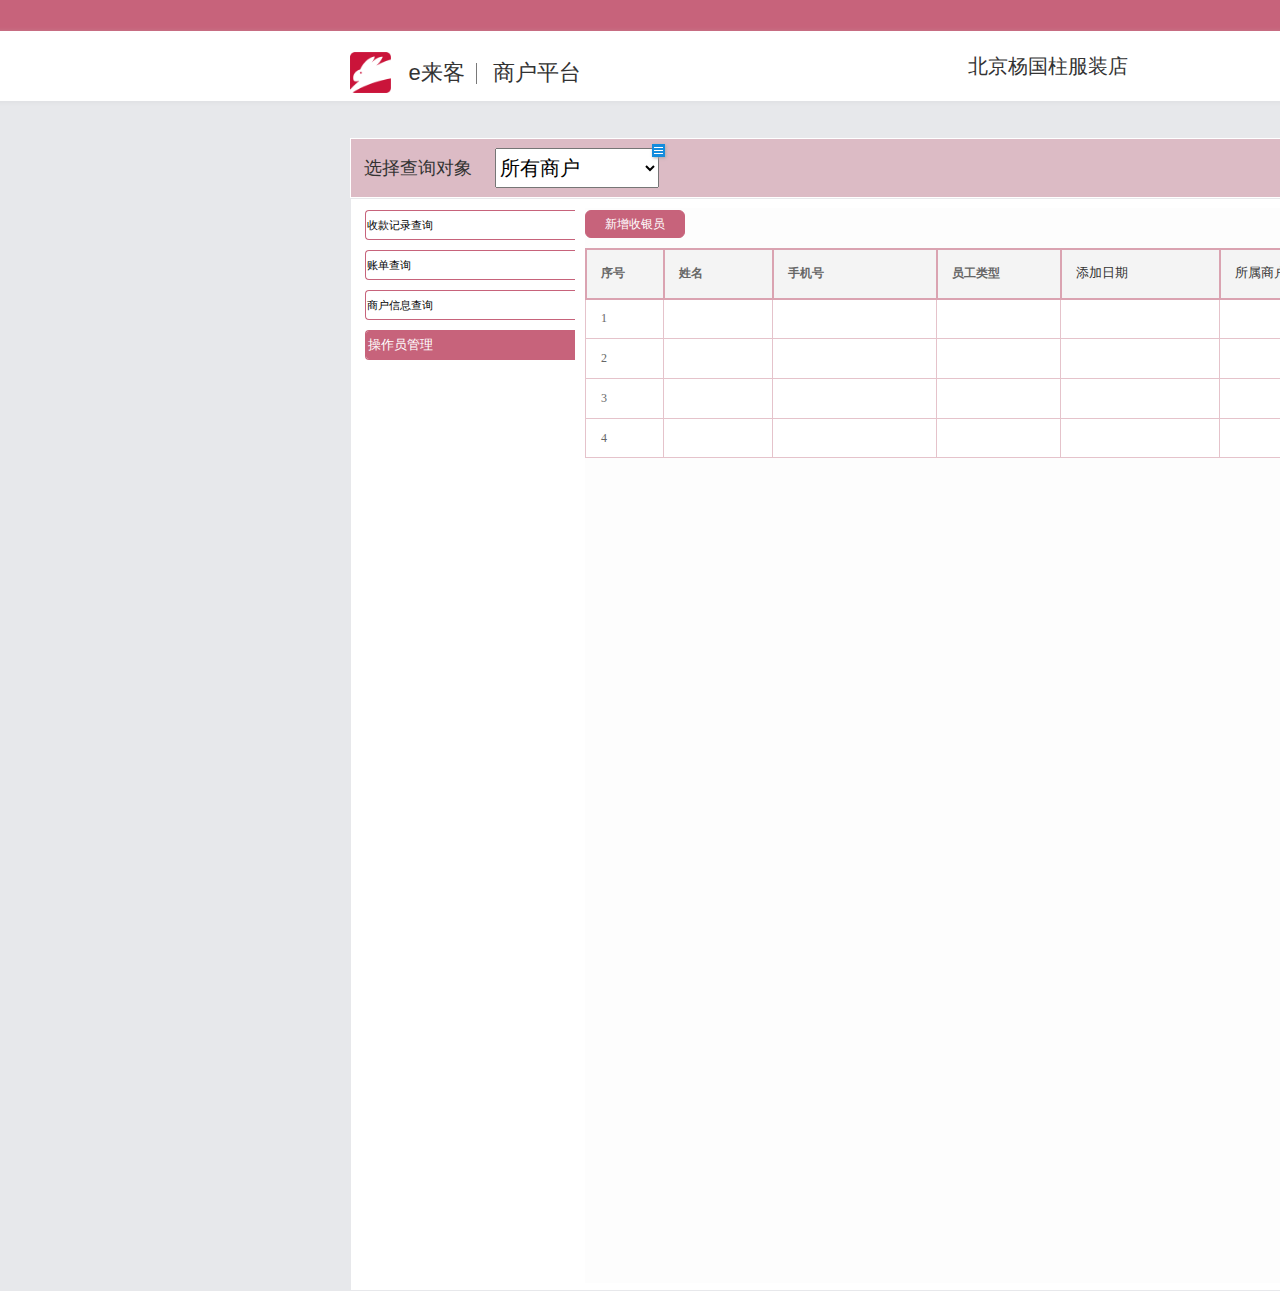
<file: 操作员管理.html>
﻿<!DOCTYPE html>
<html>
  <head>
    <title>操作员管理</title>
    <meta http-equiv="X-UA-Compatible" content="IE=edge"/>
    <meta http-equiv="content-type" content="text/html; charset=utf-8"/>
    <meta name="apple-mobile-web-app-capable" content="yes"/>
    <link href="resources/css/jquery-ui-themes.css" type="text/css" rel="stylesheet"/>
    <link href="resources/css/axure_rp_page.css" type="text/css" rel="stylesheet"/>
    <link href="data/styles.css" type="text/css" rel="stylesheet"/>
    <link href="files/操作员管理/styles.css" type="text/css" rel="stylesheet"/>
    <script src="resources/scripts/jquery-1.7.1.min.js"></script>
    <script src="resources/scripts/jquery-ui-1.8.10.custom.min.js"></script>
    <script src="resources/scripts/axure/axQuery.js"></script>
    <script src="resources/scripts/axure/globals.js"></script>
    <script src="resources/scripts/axutils.js"></script>
    <script src="resources/scripts/axure/annotation.js"></script>
    <script src="resources/scripts/axure/axQuery.std.js"></script>
    <script src="resources/scripts/axure/doc.js"></script>
    <script src="data/document.js"></script>
    <script src="resources/scripts/messagecenter.js"></script>
    <script src="resources/scripts/axure/events.js"></script>
    <script src="resources/scripts/axure/recording.js"></script>
    <script src="resources/scripts/axure/action.js"></script>
    <script src="resources/scripts/axure/expr.js"></script>
    <script src="resources/scripts/axure/geometry.js"></script>
    <script src="resources/scripts/axure/flyout.js"></script>
    <script src="resources/scripts/axure/ie.js"></script>
    <script src="resources/scripts/axure/model.js"></script>
    <script src="resources/scripts/axure/repeater.js"></script>
    <script src="resources/scripts/axure/sto.js"></script>
    <script src="resources/scripts/axure/utils.temp.js"></script>
    <script src="resources/scripts/axure/variables.js"></script>
    <script src="resources/scripts/axure/drag.js"></script>
    <script src="resources/scripts/axure/move.js"></script>
    <script src="resources/scripts/axure/visibility.js"></script>
    <script src="resources/scripts/axure/style.js"></script>
    <script src="resources/scripts/axure/adaptive.js"></script>
    <script src="resources/scripts/axure/tree.js"></script>
    <script src="resources/scripts/axure/init.temp.js"></script>
    <script src="files/操作员管理/data.js"></script>
    <script src="resources/scripts/axure/legacy.js"></script>
    <script src="resources/scripts/axure/viewer.js"></script>
    <script src="resources/scripts/axure/math.js"></script>
    <script type="text/javascript">
      $axure.utils.getTransparentGifPath = function() { return 'resources/images/transparent.gif'; };
      $axure.utils.getOtherPath = function() { return 'resources/Other.html'; };
      $axure.utils.getReloadPath = function() { return 'resources/reload.html'; };
    </script>
  </head>
  <body>
    <div id="base" class="">

      <!-- Unnamed (主要背景) -->

      <!-- Unnamed (Rectangle) -->
      <div id="u928" class="ax_default box_1">
        <div id="u928_div" class=""></div>
        <!-- Unnamed () -->
        <div id="u929" class="text" style="display: none; visibility: hidden">
          <p><span></span></p>
        </div>
      </div>

      <!-- Unnamed (Dynamic Panel) -->
      <div id="u930" class="ax_default">
        <div id="u930_state0" class="panel_state" data-label="State1">
          <div id="u930_state0_content" class="panel_state_content">

            <!-- Unnamed (Group) -->
            <div id="u931" class="ax_default">

              <!-- Unnamed (Rectangle) -->
              <div id="u932" class="ax_default box_1">
                <div id="u932_div" class=""></div>
                <!-- Unnamed () -->
                <div id="u933" class="text" style="visibility: visible;">
                  <p><span>消息中心</span></p>
                </div>
              </div>

              <!-- Unnamed (Placeholder) -->
              <div id="u934" class="ax_default placeholder">
                <img id="u934_img" class="img " src="images/登录/u3.png"/>
                <!-- Unnamed () -->
                <div id="u935" class="text" style="display: none; visibility: hidden">
                  <p><span></span></p>
                </div>
              </div>
            </div>

            <!-- Unnamed (Group) -->
            <div id="u936" class="ax_default">

              <!-- Unnamed (Rectangle) -->
              <div id="u937" class="ax_default box_1">
                <div id="u937_div" class=""></div>
                <!-- Unnamed () -->
                <div id="u938" class="text" style="visibility: visible;">
                  <p><span>帮助中心</span></p>
                </div>
              </div>

              <!-- Unnamed (Placeholder) -->
              <div id="u939" class="ax_default placeholder">
                <img id="u939_img" class="img " src="images/登录/u3.png"/>
                <!-- Unnamed () -->
                <div id="u940" class="text" style="display: none; visibility: hidden">
                  <p><span></span></p>
                </div>
              </div>
            </div>

            <!-- Unnamed (Rectangle) -->
            <div id="u941" class="ax_default box_1">
              <div id="u941_div" class=""></div>
              <!-- Unnamed () -->
              <div id="u942" class="text" style="display: none; visibility: hidden">
                <p><span></span></p>
              </div>
            </div>

            <!-- Unnamed (Rectangle) -->
            <div id="u943" class="ax_default box_1">
              <div id="u943_div" class=""></div>
              <!-- Unnamed () -->
              <div id="u944" class="text" style="visibility: visible;">
                <p><span>你好，xinyikeji&nbsp;&nbsp; </span></p>
              </div>
            </div>

            <!-- Unnamed (Rectangle) -->
            <div id="u945" class="ax_default box_1">
              <div id="u945_div" class=""></div>
              <!-- Unnamed () -->
              <div id="u946" class="text" style="display: none; visibility: hidden">
                <p><span></span></p>
              </div>
            </div>

            <!-- Unnamed (Rectangle) -->
            <div id="u947" class="ax_default box_1">
              <div id="u947_div" class=""></div>
              <!-- Unnamed () -->
              <div id="u948" class="text" style="visibility: visible;">
                <p><span>北京杨国柱服装店</span></p>
              </div>
            </div>

            <!-- Unnamed (Group) -->
            <div id="u949" class="ax_default">

              <!-- Unnamed (Group) -->
              <div id="u950" class="ax_default">

                <!-- Unnamed (Rectangle) -->
                <div id="u951" class="ax_default box_1">
                  <div id="u951_div" class=""></div>
                  <!-- Unnamed () -->
                  <div id="u952" class="text" style="visibility: visible;">
                    <p><span>e来客 </span></p>
                  </div>
                </div>

                <!-- Unnamed (Rectangle) -->
                <div id="u953" class="ax_default box_1">
                  <div id="u953_div" class=""></div>
                  <!-- Unnamed () -->
                  <div id="u954" class="text" style="visibility: visible;">
                    <p><span>商户平台</span></p>
                  </div>
                </div>
              </div>

              <!-- Unnamed (Image) -->
              <div id="u955" class="ax_default image1">
                <img id="u955_img" class="img " src="images/登录/u17.png"/>
                <!-- Unnamed () -->
                <div id="u956" class="text" style="display: none; visibility: hidden">
                  <p><span></span></p>
                </div>
              </div>
            </div>

            <!-- Unnamed (Vertical Line) -->
            <div id="u957" class="ax_default line">
              <img id="u957_img" class="img " src="images/登录/u19.png"/>
              <!-- Unnamed () -->
              <div id="u958" class="text" style="display: none; visibility: hidden">
                <p><span></span></p>
              </div>
            </div>

            <!-- Unnamed (Paragraph) -->
            <div id="u959" class="ax_default paragraph">
              <img id="u959_img" class="img " src="images/收款记录查询/u76.png"/>
              <!-- Unnamed () -->
              <div id="u960" class="text" style="visibility: visible;">
                <p><span>退出</span></p>
              </div>
            </div>
          </div>
        </div>
      </div>

      <!-- Unnamed (Rectangle) -->
      <div id="u961" class="ax_default box_1">
        <div id="u961_div" class=""></div>
        <!-- Unnamed () -->
        <div id="u962" class="text" style="display: none; visibility: hidden">
          <p><span></span></p>
        </div>
      </div>

      <!-- Unnamed (Rectangle) -->
      <div id="u963" class="ax_default box_1">
        <div id="u963_div" class=""></div>
        <!-- Unnamed () -->
        <div id="u964" class="text" style="display: none; visibility: hidden">
          <p><span></span></p>
        </div>
      </div>

      <!-- Unnamed (Group) -->
      <div id="u965" class="ax_default">

        <!-- Unnamed (Droplist) -->
        <div id="u966" class="ax_default droplist">
          <select id="u966_input">
            <option selected value="所有商户">所有商户</option>
            <option value="分店1">分店1</option>
            <option value="分店2">分店2</option>
          </select>
        </div>

        <!-- Unnamed (Droplist) [footnote] -->
        <div id="u966_ann" class="annotation"></div>

        <!-- Unnamed (Rectangle) -->
        <div id="u967" class="ax_default label">
          <div id="u967_div" class=""></div>
          <!-- Unnamed () -->
          <div id="u968" class="text" style="visibility: visible;">
            <p><span>选择查询对象</span></p>
          </div>
        </div>
      </div>

      <!-- Unnamed (Rectangle) -->
      <div id="u969" class="ax_default box_1">
        <img id="u969_img" class="img " src="images/收款记录查询/u86.png"/>
        <!-- Unnamed () -->
        <div id="u970" class="text" style="display: none; visibility: hidden">
          <p><span></span></p>
        </div>
      </div>

      <!-- Unnamed (左侧导航) -->

      <!-- Unnamed (Rectangle) -->
      <div id="u972" class="ax_default box_1">
        <div id="u972_div" class=""></div>
        <!-- Unnamed () -->
        <div id="u973" class="text" style="visibility: visible;">
          <p><span>收款记录查询</span></p>
        </div>
      </div>

      <!-- Unnamed (Rectangle) -->
      <div id="u974" class="ax_default box_1">
        <div id="u974_div" class=""></div>
        <!-- Unnamed () -->
        <div id="u975" class="text" style="visibility: visible;">
          <p><span>账单查询</span></p>
        </div>
      </div>

      <!-- Unnamed (Rectangle) -->
      <div id="u976" class="ax_default box_1">
        <div id="u976_div" class=""></div>
        <!-- Unnamed () -->
        <div id="u977" class="text" style="visibility: visible;">
          <p><span>操作员管理</span></p>
        </div>
      </div>

      <!-- Unnamed (Rectangle) -->
      <div id="u978" class="ax_default box_1">
        <div id="u978_div" class=""></div>
        <!-- Unnamed () -->
        <div id="u979" class="text" style="visibility: visible;">
          <p><span>商户信息查询</span></p>
        </div>
      </div>

      <!-- Unnamed (Rectangle) -->
      <div id="u980" class="ax_default shape1">
        <div id="u980_div" class=""></div>
        <!-- Unnamed () -->
        <div id="u981" class="text" style="visibility: visible;">
          <p><span>新增收银员</span></p>
        </div>
      </div>

      <!-- Unnamed (Rectangle) -->
      <div id="u982" class="ax_default box_3">
        <div id="u982_div" class=""></div>
        <!-- Unnamed () -->
        <div id="u983" class="text" style="visibility: visible;">
          <p><span>操作员管理</span></p>
        </div>
      </div>

      <!-- Unnamed (Table) -->
      <div id="u984" class="ax_default table">

        <!-- Unnamed (Table Cell) -->
        <div id="u985" class="ax_default table_cell">
          <img id="u985_img" class="img " src="images/操作员管理/u985.png"/>
          <!-- Unnamed () -->
          <div id="u986" class="text" style="visibility: visible;">
            <p><span>序号</span></p>
          </div>
        </div>

        <!-- Unnamed (Table Cell) -->
        <div id="u987" class="ax_default table_cell">
          <img id="u987_img" class="img " src="images/操作员管理/u987.png"/>
          <!-- Unnamed () -->
          <div id="u988" class="text" style="visibility: visible;">
            <p><span>姓名</span></p>
          </div>
        </div>

        <!-- Unnamed (Table Cell) -->
        <div id="u989" class="ax_default table_cell">
          <img id="u989_img" class="img " src="images/操作员管理/u989.png"/>
          <!-- Unnamed () -->
          <div id="u990" class="text" style="visibility: visible;">
            <p><span>手机号</span></p>
          </div>
        </div>

        <!-- Unnamed (Table Cell) -->
        <div id="u991" class="ax_default table_cell">
          <img id="u991_img" class="img " src="images/操作员管理/u991.png"/>
          <!-- Unnamed () -->
          <div id="u992" class="text" style="visibility: visible;">
            <p><span>员工类型</span></p>
          </div>
        </div>

        <!-- Unnamed (Table Cell) -->
        <div id="u993" class="ax_default table_cell">
          <img id="u993_img" class="img " src="images/操作员管理/u993.png"/>
          <!-- Unnamed () -->
          <div id="u994" class="text" style="visibility: visible;">
            <p><span>添加日期</span></p>
          </div>
        </div>

        <!-- Unnamed (Table Cell) -->
        <div id="u995" class="ax_default table_cell">
          <img id="u995_img" class="img " src="images/操作员管理/u995.png"/>
          <!-- Unnamed () -->
          <div id="u996" class="text" style="visibility: visible;">
            <p><span>所属商户</span></p>
          </div>
        </div>

        <!-- Unnamed (Table Cell) -->
        <div id="u997" class="ax_default table_cell">
          <img id="u997_img" class="img " src="images/操作员管理/u997.png"/>
          <!-- Unnamed () -->
          <div id="u998" class="text" style="visibility: visible;">
            <p><span>操作</span></p>
          </div>
        </div>

        <!-- Unnamed (Table Cell) -->
        <div id="u999" class="ax_default table_cell">
          <img id="u999_img" class="img " src="images/操作员管理/u999.png"/>
          <!-- Unnamed () -->
          <div id="u1000" class="text" style="visibility: visible;">
            <p><span>1</span></p>
          </div>
        </div>

        <!-- Unnamed (Table Cell) -->
        <div id="u1001" class="ax_default table_cell">
          <img id="u1001_img" class="img " src="images/操作员管理/u1001.png"/>
          <!-- Unnamed () -->
          <div id="u1002" class="text" style="display: none; visibility: hidden">
            <p><span></span></p>
          </div>
        </div>

        <!-- Unnamed (Table Cell) -->
        <div id="u1003" class="ax_default table_cell">
          <img id="u1003_img" class="img " src="images/操作员管理/u1003.png"/>
          <!-- Unnamed () -->
          <div id="u1004" class="text" style="display: none; visibility: hidden">
            <p><span></span></p>
          </div>
        </div>

        <!-- Unnamed (Table Cell) -->
        <div id="u1005" class="ax_default table_cell">
          <img id="u1005_img" class="img " src="images/操作员管理/u1005.png"/>
          <!-- Unnamed () -->
          <div id="u1006" class="text" style="display: none; visibility: hidden">
            <p><span></span></p>
          </div>
        </div>

        <!-- Unnamed (Table Cell) -->
        <div id="u1007" class="ax_default table_cell">
          <img id="u1007_img" class="img " src="images/操作员管理/u1007.png"/>
          <!-- Unnamed () -->
          <div id="u1008" class="text" style="display: none; visibility: hidden">
            <p><span></span></p>
          </div>
        </div>

        <!-- Unnamed (Table Cell) -->
        <div id="u1009" class="ax_default table_cell">
          <img id="u1009_img" class="img " src="images/操作员管理/u1009.png"/>
          <!-- Unnamed () -->
          <div id="u1010" class="text" style="display: none; visibility: hidden">
            <p><span></span></p>
          </div>
        </div>

        <!-- Unnamed (Table Cell) -->
        <div id="u1011" class="ax_default table_cell">
          <img id="u1011_img" class="img " src="images/操作员管理/u1011.png"/>
          <!-- Unnamed () -->
          <div id="u1012" class="text" style="display: none; visibility: hidden">
            <p><span></span></p>
          </div>
        </div>

        <!-- Unnamed (Table Cell) -->
        <div id="u1013" class="ax_default table_cell">
          <img id="u1013_img" class="img " src="images/操作员管理/u1013.png"/>
          <!-- Unnamed () -->
          <div id="u1014" class="text" style="visibility: visible;">
            <p><span>2</span></p>
          </div>
        </div>

        <!-- Unnamed (Table Cell) -->
        <div id="u1015" class="ax_default table_cell">
          <img id="u1015_img" class="img " src="images/操作员管理/u1015.png"/>
          <!-- Unnamed () -->
          <div id="u1016" class="text" style="display: none; visibility: hidden">
            <p><span></span></p>
          </div>
        </div>

        <!-- Unnamed (Table Cell) -->
        <div id="u1017" class="ax_default table_cell">
          <img id="u1017_img" class="img " src="images/操作员管理/u1017.png"/>
          <!-- Unnamed () -->
          <div id="u1018" class="text" style="display: none; visibility: hidden">
            <p><span></span></p>
          </div>
        </div>

        <!-- Unnamed (Table Cell) -->
        <div id="u1019" class="ax_default table_cell">
          <img id="u1019_img" class="img " src="images/操作员管理/u1019.png"/>
          <!-- Unnamed () -->
          <div id="u1020" class="text" style="display: none; visibility: hidden">
            <p><span></span></p>
          </div>
        </div>

        <!-- Unnamed (Table Cell) -->
        <div id="u1021" class="ax_default table_cell">
          <img id="u1021_img" class="img " src="images/操作员管理/u1021.png"/>
          <!-- Unnamed () -->
          <div id="u1022" class="text" style="display: none; visibility: hidden">
            <p><span></span></p>
          </div>
        </div>

        <!-- Unnamed (Table Cell) -->
        <div id="u1023" class="ax_default table_cell">
          <img id="u1023_img" class="img " src="images/操作员管理/u1023.png"/>
          <!-- Unnamed () -->
          <div id="u1024" class="text" style="display: none; visibility: hidden">
            <p><span></span></p>
          </div>
        </div>

        <!-- Unnamed (Table Cell) -->
        <div id="u1025" class="ax_default table_cell">
          <img id="u1025_img" class="img " src="images/操作员管理/u1025.png"/>
          <!-- Unnamed () -->
          <div id="u1026" class="text" style="display: none; visibility: hidden">
            <p><span></span></p>
          </div>
        </div>

        <!-- Unnamed (Table Cell) -->
        <div id="u1027" class="ax_default table_cell">
          <img id="u1027_img" class="img " src="images/操作员管理/u1013.png"/>
          <!-- Unnamed () -->
          <div id="u1028" class="text" style="visibility: visible;">
            <p><span>3</span></p>
          </div>
        </div>

        <!-- Unnamed (Table Cell) -->
        <div id="u1029" class="ax_default table_cell">
          <img id="u1029_img" class="img " src="images/操作员管理/u1015.png"/>
          <!-- Unnamed () -->
          <div id="u1030" class="text" style="display: none; visibility: hidden">
            <p><span></span></p>
          </div>
        </div>

        <!-- Unnamed (Table Cell) -->
        <div id="u1031" class="ax_default table_cell">
          <img id="u1031_img" class="img " src="images/操作员管理/u1017.png"/>
          <!-- Unnamed () -->
          <div id="u1032" class="text" style="display: none; visibility: hidden">
            <p><span></span></p>
          </div>
        </div>

        <!-- Unnamed (Table Cell) -->
        <div id="u1033" class="ax_default table_cell">
          <img id="u1033_img" class="img " src="images/操作员管理/u1019.png"/>
          <!-- Unnamed () -->
          <div id="u1034" class="text" style="display: none; visibility: hidden">
            <p><span></span></p>
          </div>
        </div>

        <!-- Unnamed (Table Cell) -->
        <div id="u1035" class="ax_default table_cell">
          <img id="u1035_img" class="img " src="images/操作员管理/u1021.png"/>
          <!-- Unnamed () -->
          <div id="u1036" class="text" style="display: none; visibility: hidden">
            <p><span></span></p>
          </div>
        </div>

        <!-- Unnamed (Table Cell) -->
        <div id="u1037" class="ax_default table_cell">
          <img id="u1037_img" class="img " src="images/操作员管理/u1023.png"/>
          <!-- Unnamed () -->
          <div id="u1038" class="text" style="display: none; visibility: hidden">
            <p><span></span></p>
          </div>
        </div>

        <!-- Unnamed (Table Cell) -->
        <div id="u1039" class="ax_default table_cell">
          <img id="u1039_img" class="img " src="images/操作员管理/u1025.png"/>
          <!-- Unnamed () -->
          <div id="u1040" class="text" style="display: none; visibility: hidden">
            <p><span></span></p>
          </div>
        </div>

        <!-- Unnamed (Table Cell) -->
        <div id="u1041" class="ax_default table_cell">
          <img id="u1041_img" class="img " src="images/操作员管理/u1041.png"/>
          <!-- Unnamed () -->
          <div id="u1042" class="text" style="visibility: visible;">
            <p><span>4</span></p>
          </div>
        </div>

        <!-- Unnamed (Table Cell) -->
        <div id="u1043" class="ax_default table_cell">
          <img id="u1043_img" class="img " src="images/操作员管理/u1043.png"/>
          <!-- Unnamed () -->
          <div id="u1044" class="text" style="display: none; visibility: hidden">
            <p><span></span></p>
          </div>
        </div>

        <!-- Unnamed (Table Cell) -->
        <div id="u1045" class="ax_default table_cell">
          <img id="u1045_img" class="img " src="images/操作员管理/u1045.png"/>
          <!-- Unnamed () -->
          <div id="u1046" class="text" style="display: none; visibility: hidden">
            <p><span></span></p>
          </div>
        </div>

        <!-- Unnamed (Table Cell) -->
        <div id="u1047" class="ax_default table_cell">
          <img id="u1047_img" class="img " src="images/操作员管理/u1047.png"/>
          <!-- Unnamed () -->
          <div id="u1048" class="text" style="display: none; visibility: hidden">
            <p><span></span></p>
          </div>
        </div>

        <!-- Unnamed (Table Cell) -->
        <div id="u1049" class="ax_default table_cell">
          <img id="u1049_img" class="img " src="images/操作员管理/u1049.png"/>
          <!-- Unnamed () -->
          <div id="u1050" class="text" style="display: none; visibility: hidden">
            <p><span></span></p>
          </div>
        </div>

        <!-- Unnamed (Table Cell) -->
        <div id="u1051" class="ax_default table_cell">
          <img id="u1051_img" class="img " src="images/操作员管理/u1051.png"/>
          <!-- Unnamed () -->
          <div id="u1052" class="text" style="display: none; visibility: hidden">
            <p><span></span></p>
          </div>
        </div>

        <!-- Unnamed (Table Cell) -->
        <div id="u1053" class="ax_default table_cell">
          <img id="u1053_img" class="img " src="images/操作员管理/u1053.png"/>
          <!-- Unnamed () -->
          <div id="u1054" class="text" style="display: none; visibility: hidden">
            <p><span></span></p>
          </div>
        </div>
      </div>
    </div>
  </body>
</html>
</file>
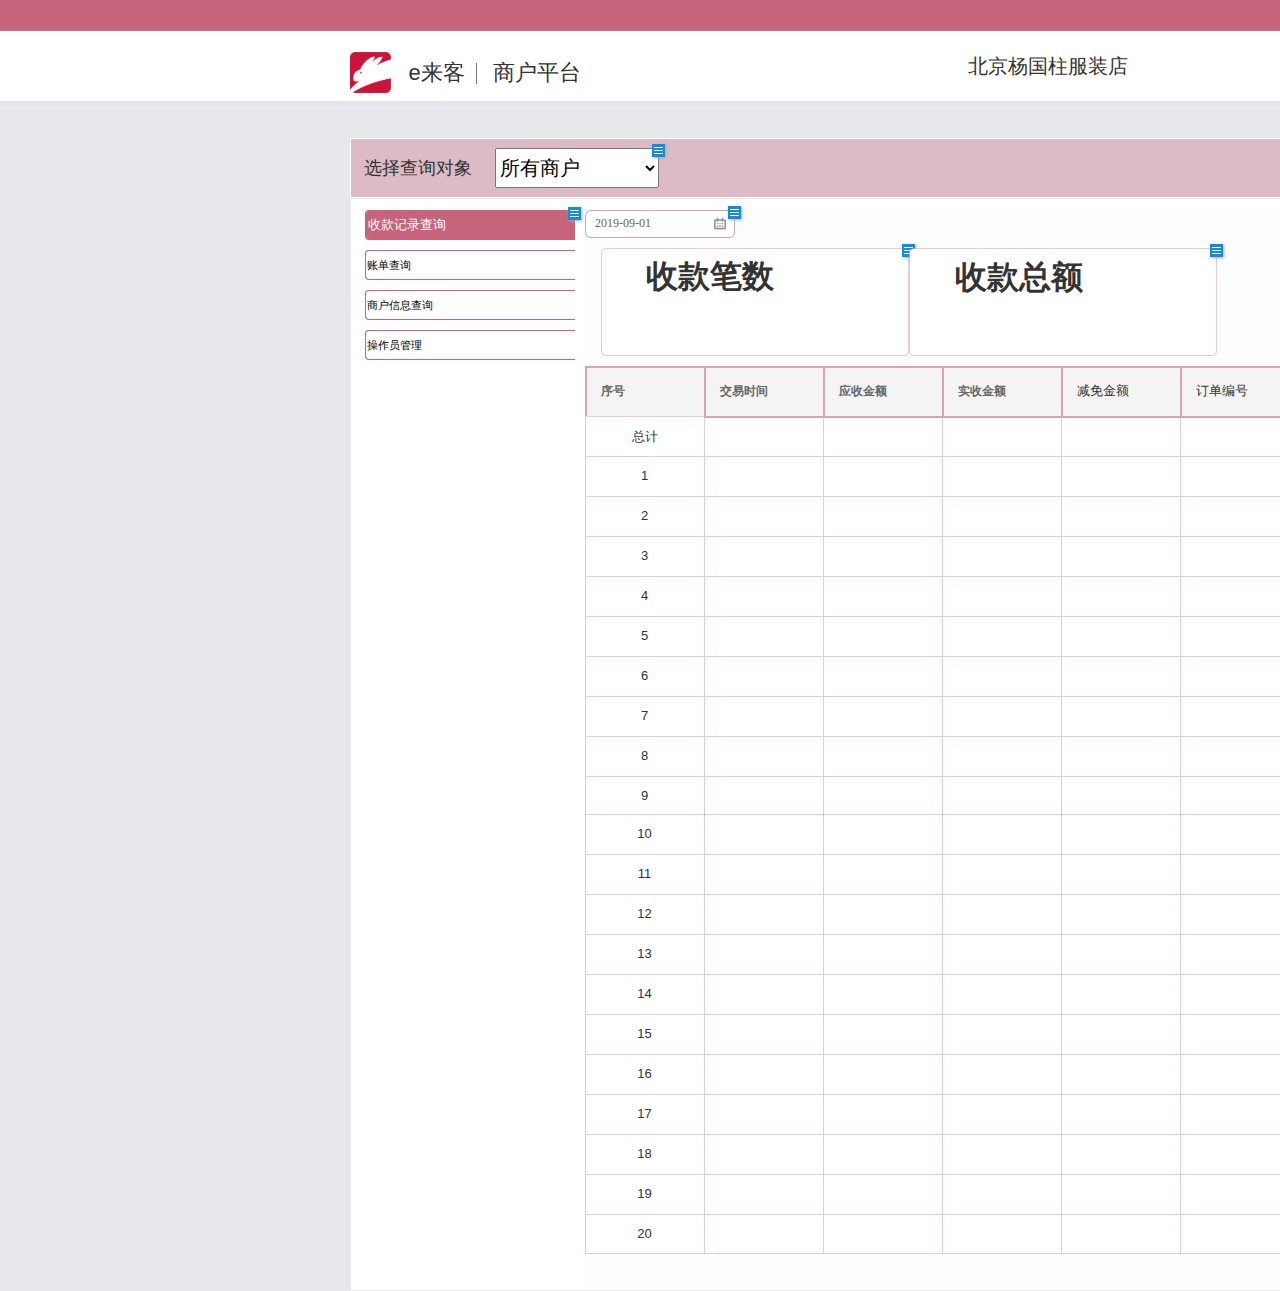
<file: 收款记录查询.html>
﻿<!DOCTYPE html>
<html>
  <head>
    <title>收款记录查询</title>
    <meta http-equiv="X-UA-Compatible" content="IE=edge"/>
    <meta http-equiv="content-type" content="text/html; charset=utf-8"/>
    <meta name="apple-mobile-web-app-capable" content="yes"/>
    <link href="resources/css/jquery-ui-themes.css" type="text/css" rel="stylesheet"/>
    <link href="resources/css/axure_rp_page.css" type="text/css" rel="stylesheet"/>
    <link href="data/styles.css" type="text/css" rel="stylesheet"/>
    <link href="files/收款记录查询/styles.css" type="text/css" rel="stylesheet"/>
    <script src="resources/scripts/jquery-1.7.1.min.js"></script>
    <script src="resources/scripts/jquery-ui-1.8.10.custom.min.js"></script>
    <script src="resources/scripts/axure/axQuery.js"></script>
    <script src="resources/scripts/axure/globals.js"></script>
    <script src="resources/scripts/axutils.js"></script>
    <script src="resources/scripts/axure/annotation.js"></script>
    <script src="resources/scripts/axure/axQuery.std.js"></script>
    <script src="resources/scripts/axure/doc.js"></script>
    <script src="data/document.js"></script>
    <script src="resources/scripts/messagecenter.js"></script>
    <script src="resources/scripts/axure/events.js"></script>
    <script src="resources/scripts/axure/recording.js"></script>
    <script src="resources/scripts/axure/action.js"></script>
    <script src="resources/scripts/axure/expr.js"></script>
    <script src="resources/scripts/axure/geometry.js"></script>
    <script src="resources/scripts/axure/flyout.js"></script>
    <script src="resources/scripts/axure/ie.js"></script>
    <script src="resources/scripts/axure/model.js"></script>
    <script src="resources/scripts/axure/repeater.js"></script>
    <script src="resources/scripts/axure/sto.js"></script>
    <script src="resources/scripts/axure/utils.temp.js"></script>
    <script src="resources/scripts/axure/variables.js"></script>
    <script src="resources/scripts/axure/drag.js"></script>
    <script src="resources/scripts/axure/move.js"></script>
    <script src="resources/scripts/axure/visibility.js"></script>
    <script src="resources/scripts/axure/style.js"></script>
    <script src="resources/scripts/axure/adaptive.js"></script>
    <script src="resources/scripts/axure/tree.js"></script>
    <script src="resources/scripts/axure/init.temp.js"></script>
    <script src="files/收款记录查询/data.js"></script>
    <script src="resources/scripts/axure/legacy.js"></script>
    <script src="resources/scripts/axure/viewer.js"></script>
    <script src="resources/scripts/axure/math.js"></script>
    <script type="text/javascript">
      $axure.utils.getTransparentGifPath = function() { return 'resources/images/transparent.gif'; };
      $axure.utils.getOtherPath = function() { return 'resources/Other.html'; };
      $axure.utils.getReloadPath = function() { return 'resources/reload.html'; };
    </script>
  </head>
  <body>
    <div id="base" class="">

      <!-- Unnamed (主要背景) -->

      <!-- Unnamed (Rectangle) -->
      <div id="u45" class="ax_default box_1">
        <div id="u45_div" class=""></div>
        <!-- Unnamed () -->
        <div id="u46" class="text" style="display: none; visibility: hidden">
          <p><span></span></p>
        </div>
      </div>

      <!-- Unnamed (Dynamic Panel) -->
      <div id="u47" class="ax_default">
        <div id="u47_state0" class="panel_state" data-label="State1">
          <div id="u47_state0_content" class="panel_state_content">

            <!-- Unnamed (Group) -->
            <div id="u48" class="ax_default">

              <!-- Unnamed (Rectangle) -->
              <div id="u49" class="ax_default box_1">
                <div id="u49_div" class=""></div>
                <!-- Unnamed () -->
                <div id="u50" class="text" style="visibility: visible;">
                  <p><span>消息中心</span></p>
                </div>
              </div>

              <!-- Unnamed (Placeholder) -->
              <div id="u51" class="ax_default placeholder">
                <img id="u51_img" class="img " src="images/登录/u3.png"/>
                <!-- Unnamed () -->
                <div id="u52" class="text" style="display: none; visibility: hidden">
                  <p><span></span></p>
                </div>
              </div>
            </div>

            <!-- Unnamed (Group) -->
            <div id="u53" class="ax_default">

              <!-- Unnamed (Rectangle) -->
              <div id="u54" class="ax_default box_1">
                <div id="u54_div" class=""></div>
                <!-- Unnamed () -->
                <div id="u55" class="text" style="visibility: visible;">
                  <p><span>帮助中心</span></p>
                </div>
              </div>

              <!-- Unnamed (Placeholder) -->
              <div id="u56" class="ax_default placeholder">
                <img id="u56_img" class="img " src="images/登录/u3.png"/>
                <!-- Unnamed () -->
                <div id="u57" class="text" style="display: none; visibility: hidden">
                  <p><span></span></p>
                </div>
              </div>
            </div>

            <!-- Unnamed (Rectangle) -->
            <div id="u58" class="ax_default box_1">
              <div id="u58_div" class=""></div>
              <!-- Unnamed () -->
              <div id="u59" class="text" style="display: none; visibility: hidden">
                <p><span></span></p>
              </div>
            </div>

            <!-- Unnamed (Rectangle) -->
            <div id="u60" class="ax_default box_1">
              <div id="u60_div" class=""></div>
              <!-- Unnamed () -->
              <div id="u61" class="text" style="visibility: visible;">
                <p><span>你好，xinyikeji&nbsp;&nbsp; </span></p>
              </div>
            </div>

            <!-- Unnamed (Rectangle) -->
            <div id="u62" class="ax_default box_1">
              <div id="u62_div" class=""></div>
              <!-- Unnamed () -->
              <div id="u63" class="text" style="display: none; visibility: hidden">
                <p><span></span></p>
              </div>
            </div>

            <!-- Unnamed (Rectangle) -->
            <div id="u64" class="ax_default box_1">
              <div id="u64_div" class=""></div>
              <!-- Unnamed () -->
              <div id="u65" class="text" style="visibility: visible;">
                <p><span>北京杨国柱服装店</span></p>
              </div>
            </div>

            <!-- Unnamed (Group) -->
            <div id="u66" class="ax_default">

              <!-- Unnamed (Group) -->
              <div id="u67" class="ax_default">

                <!-- Unnamed (Rectangle) -->
                <div id="u68" class="ax_default box_1">
                  <div id="u68_div" class=""></div>
                  <!-- Unnamed () -->
                  <div id="u69" class="text" style="visibility: visible;">
                    <p><span>e来客 </span></p>
                  </div>
                </div>

                <!-- Unnamed (Rectangle) -->
                <div id="u70" class="ax_default box_1">
                  <div id="u70_div" class=""></div>
                  <!-- Unnamed () -->
                  <div id="u71" class="text" style="visibility: visible;">
                    <p><span>商户平台</span></p>
                  </div>
                </div>
              </div>

              <!-- Unnamed (Image) -->
              <div id="u72" class="ax_default image1">
                <img id="u72_img" class="img " src="images/登录/u17.png"/>
                <!-- Unnamed () -->
                <div id="u73" class="text" style="display: none; visibility: hidden">
                  <p><span></span></p>
                </div>
              </div>
            </div>

            <!-- Unnamed (Vertical Line) -->
            <div id="u74" class="ax_default line">
              <img id="u74_img" class="img " src="images/登录/u19.png"/>
              <!-- Unnamed () -->
              <div id="u75" class="text" style="display: none; visibility: hidden">
                <p><span></span></p>
              </div>
            </div>

            <!-- Unnamed (Paragraph) -->
            <div id="u76" class="ax_default paragraph">
              <img id="u76_img" class="img " src="images/收款记录查询/u76.png"/>
              <!-- Unnamed () -->
              <div id="u77" class="text" style="visibility: visible;">
                <p><span>退出</span></p>
              </div>
            </div>
          </div>
        </div>
      </div>

      <!-- Unnamed (Rectangle) -->
      <div id="u78" class="ax_default box_1">
        <div id="u78_div" class=""></div>
        <!-- Unnamed () -->
        <div id="u79" class="text" style="display: none; visibility: hidden">
          <p><span></span></p>
        </div>
      </div>

      <!-- Unnamed (Rectangle) -->
      <div id="u80" class="ax_default box_1">
        <div id="u80_div" class=""></div>
        <!-- Unnamed () -->
        <div id="u81" class="text" style="display: none; visibility: hidden">
          <p><span></span></p>
        </div>
      </div>

      <!-- Unnamed (Group) -->
      <div id="u82" class="ax_default">

        <!-- Unnamed (Droplist) -->
        <div id="u83" class="ax_default droplist">
          <select id="u83_input">
            <option selected value="所有商户">所有商户</option>
            <option value="分店1">分店1</option>
            <option value="分店2">分店2</option>
          </select>
        </div>

        <!-- Unnamed (Droplist) [footnote] -->
        <div id="u83_ann" class="annotation"></div>

        <!-- Unnamed (Rectangle) -->
        <div id="u84" class="ax_default label">
          <div id="u84_div" class=""></div>
          <!-- Unnamed () -->
          <div id="u85" class="text" style="visibility: visible;">
            <p><span>选择查询对象</span></p>
          </div>
        </div>
      </div>

      <!-- Unnamed (Rectangle) -->
      <div id="u86" class="ax_default box_1">
        <img id="u86_img" class="img " src="images/收款记录查询/u86.png"/>
        <!-- Unnamed () -->
        <div id="u87" class="text" style="display: none; visibility: hidden">
          <p><span></span></p>
        </div>
      </div>

      <!-- Unnamed (左侧导航) -->

      <!-- Unnamed (Rectangle) -->
      <div id="u89" class="ax_default box_1">
        <div id="u89_div" class=""></div>
        <!-- Unnamed () -->
        <div id="u90" class="text" style="visibility: visible;">
          <p><span>收款记录查询</span></p>
        </div>
      </div>

      <!-- Unnamed (Rectangle) -->
      <div id="u91" class="ax_default box_1">
        <div id="u91_div" class=""></div>
        <!-- Unnamed () -->
        <div id="u92" class="text" style="visibility: visible;">
          <p><span>账单查询</span></p>
        </div>
      </div>

      <!-- Unnamed (Rectangle) -->
      <div id="u93" class="ax_default box_1">
        <div id="u93_div" class=""></div>
        <!-- Unnamed () -->
        <div id="u94" class="text" style="visibility: visible;">
          <p><span>操作员管理</span></p>
        </div>
      </div>

      <!-- Unnamed (Rectangle) -->
      <div id="u95" class="ax_default box_1">
        <div id="u95_div" class=""></div>
        <!-- Unnamed () -->
        <div id="u96" class="text" style="visibility: visible;">
          <p><span>商户信息查询</span></p>
        </div>
      </div>

      <!-- Unnamed (Group) -->
      <div id="u97" class="ax_default">

        <!-- Unnamed (Rectangle) -->
        <div id="u98" class="ax_default box_1">
          <img id="u98_img" class="img " src="images/收款记录查询/u98.png"/>
          <!-- Unnamed () -->
          <div id="u99" class="text" style="display: none; visibility: hidden">
            <p><span></span></p>
          </div>
        </div>

        <!-- Unnamed (Rectangle) [footnote] -->
        <div id="u98_ann" class="annotation"></div>

        <!-- Unnamed (Rectangle) -->
        <div id="u100" class="ax_default heading_1">
          <div id="u100_div" class=""></div>
          <!-- Unnamed () -->
          <div id="u101" class="text" style="visibility: visible;">
            <p><span>收款笔数</span></p>
          </div>
        </div>
      </div>

      <!-- Unnamed (Group) -->
      <div id="u102" class="ax_default">

        <!-- Unnamed (Rectangle) -->
        <div id="u103" class="ax_default shape1">
          <img id="u103_img" class="img " src="images/收款记录查询/u103.png"/>
          <!-- Unnamed () -->
          <div id="u104" class="text" style="visibility: visible;">
            <p><span>2019-09-01</span></p>
          </div>
        </div>

        <!-- Unnamed (Rectangle) [footnote] -->
        <div id="u103_ann" class="annotation"></div>

        <!-- Unnamed (Image) -->
        <div id="u105" class="ax_default image">
          <img id="u105_img" class="img " src="images/收款记录查询/u105.png"/>
          <!-- Unnamed () -->
          <div id="u106" class="text" style="display: none; visibility: hidden">
            <p><span></span></p>
          </div>
        </div>
      </div>

      <!-- Unnamed (Table) -->
      <div id="u107" class="ax_default">

        <!-- Unnamed (Table Cell) -->
        <div id="u108" class="ax_default table_cell">
          <img id="u108_img" class="img " src="images/收款记录查询/u108.png"/>
          <!-- Unnamed () -->
          <div id="u109" class="text" style="visibility: visible;">
            <p><span>序号</span></p>
          </div>
        </div>

        <!-- Unnamed (Table Cell) -->
        <div id="u110" class="ax_default table_cell">
          <img id="u110_img" class="img " src="images/收款记录查询/u108.png"/>
          <!-- Unnamed () -->
          <div id="u111" class="text" style="visibility: visible;">
            <p><span>交易时间</span></p>
          </div>
        </div>

        <!-- Unnamed (Table Cell) -->
        <div id="u112" class="ax_default table_cell">
          <img id="u112_img" class="img " src="images/收款记录查询/u108.png"/>
          <!-- Unnamed () -->
          <div id="u113" class="text" style="visibility: visible;">
            <p><span>应收金额</span></p>
          </div>
        </div>

        <!-- Unnamed (Table Cell) -->
        <div id="u114" class="ax_default table_cell">
          <img id="u114_img" class="img " src="images/收款记录查询/u108.png"/>
          <!-- Unnamed () -->
          <div id="u115" class="text" style="visibility: visible;">
            <p><span>实收金额</span></p>
          </div>
        </div>

        <!-- Unnamed (Table Cell) -->
        <div id="u116" class="ax_default table_cell">
          <img id="u116_img" class="img " src="images/收款记录查询/u108.png"/>
          <!-- Unnamed () -->
          <div id="u117" class="text" style="visibility: visible;">
            <p><span>减免金额</span></p>
          </div>
        </div>

        <!-- Unnamed (Table Cell) -->
        <div id="u118" class="ax_default table_cell">
          <img id="u118_img" class="img " src="images/收款记录查询/u108.png"/>
          <!-- Unnamed () -->
          <div id="u119" class="text" style="visibility: visible;">
            <p><span>订单编号</span></p>
          </div>
        </div>

        <!-- Unnamed (Table Cell) -->
        <div id="u120" class="ax_default table_cell">
          <img id="u120_img" class="img " src="images/收款记录查询/u108.png"/>
          <!-- Unnamed () -->
          <div id="u121" class="text" style="visibility: visible;">
            <p><span>扣除服务费</span></p>
          </div>
        </div>

        <!-- Unnamed (Table Cell) -->
        <div id="u122" class="ax_default table_cell">
          <img id="u122_img" class="img " src="images/收款记录查询/u122.png"/>
          <!-- Unnamed () -->
          <div id="u123" class="text" style="visibility: visible;">
            <p><span>验证码</span></p>
          </div>
        </div>

        <!-- Unnamed (Table Cell) -->
        <div id="u124" class="ax_default table_cell">
          <img id="u124_img" class="img " src="images/收款记录查询/u124.png"/>
          <!-- Unnamed () -->
          <div id="u125" class="text" style="visibility: visible;">
            <p><span>总计</span></p>
          </div>
        </div>

        <!-- Unnamed (Table Cell) -->
        <div id="u126" class="ax_default table_cell">
          <img id="u126_img" class="img " src="images/收款记录查询/u126.png"/>
          <!-- Unnamed () -->
          <div id="u127" class="text" style="display: none; visibility: hidden">
            <p><span></span></p>
          </div>
        </div>

        <!-- Unnamed (Table Cell) -->
        <div id="u128" class="ax_default table_cell">
          <img id="u128_img" class="img " src="images/收款记录查询/u126.png"/>
          <!-- Unnamed () -->
          <div id="u129" class="text" style="display: none; visibility: hidden">
            <p><span></span></p>
          </div>
        </div>

        <!-- Unnamed (Table Cell) -->
        <div id="u130" class="ax_default table_cell">
          <img id="u130_img" class="img " src="images/收款记录查询/u126.png"/>
          <!-- Unnamed () -->
          <div id="u131" class="text" style="display: none; visibility: hidden">
            <p><span></span></p>
          </div>
        </div>

        <!-- Unnamed (Table Cell) -->
        <div id="u132" class="ax_default table_cell">
          <img id="u132_img" class="img " src="images/收款记录查询/u126.png"/>
          <!-- Unnamed () -->
          <div id="u133" class="text" style="display: none; visibility: hidden">
            <p><span></span></p>
          </div>
        </div>

        <!-- Unnamed (Table Cell) -->
        <div id="u134" class="ax_default table_cell">
          <img id="u134_img" class="img " src="images/收款记录查询/u126.png"/>
          <!-- Unnamed () -->
          <div id="u135" class="text" style="display: none; visibility: hidden">
            <p><span></span></p>
          </div>
        </div>

        <!-- Unnamed (Table Cell) -->
        <div id="u136" class="ax_default table_cell">
          <img id="u136_img" class="img " src="images/收款记录查询/u126.png"/>
          <!-- Unnamed () -->
          <div id="u137" class="text" style="display: none; visibility: hidden">
            <p><span></span></p>
          </div>
        </div>

        <!-- Unnamed (Table Cell) -->
        <div id="u138" class="ax_default table_cell">
          <img id="u138_img" class="img " src="images/收款记录查询/u138.png"/>
          <!-- Unnamed () -->
          <div id="u139" class="text" style="display: none; visibility: hidden">
            <p><span></span></p>
          </div>
        </div>

        <!-- Unnamed (Table Cell) -->
        <div id="u140" class="ax_default table_cell">
          <img id="u140_img" class="img " src="images/收款记录查询/u124.png"/>
          <!-- Unnamed () -->
          <div id="u141" class="text" style="visibility: visible;">
            <p><span>1</span></p>
          </div>
        </div>

        <!-- Unnamed (Table Cell) -->
        <div id="u142" class="ax_default table_cell">
          <img id="u142_img" class="img " src="images/收款记录查询/u124.png"/>
          <!-- Unnamed () -->
          <div id="u143" class="text" style="display: none; visibility: hidden">
            <p><span></span></p>
          </div>
        </div>

        <!-- Unnamed (Table Cell) -->
        <div id="u144" class="ax_default table_cell">
          <img id="u144_img" class="img " src="images/收款记录查询/u124.png"/>
          <!-- Unnamed () -->
          <div id="u145" class="text" style="display: none; visibility: hidden">
            <p><span></span></p>
          </div>
        </div>

        <!-- Unnamed (Table Cell) -->
        <div id="u146" class="ax_default table_cell">
          <img id="u146_img" class="img " src="images/收款记录查询/u124.png"/>
          <!-- Unnamed () -->
          <div id="u147" class="text" style="display: none; visibility: hidden">
            <p><span></span></p>
          </div>
        </div>

        <!-- Unnamed (Table Cell) -->
        <div id="u148" class="ax_default table_cell">
          <img id="u148_img" class="img " src="images/收款记录查询/u124.png"/>
          <!-- Unnamed () -->
          <div id="u149" class="text" style="display: none; visibility: hidden">
            <p><span></span></p>
          </div>
        </div>

        <!-- Unnamed (Table Cell) -->
        <div id="u150" class="ax_default table_cell">
          <img id="u150_img" class="img " src="images/收款记录查询/u124.png"/>
          <!-- Unnamed () -->
          <div id="u151" class="text" style="display: none; visibility: hidden">
            <p><span></span></p>
          </div>
        </div>

        <!-- Unnamed (Table Cell) -->
        <div id="u152" class="ax_default table_cell">
          <img id="u152_img" class="img " src="images/收款记录查询/u124.png"/>
          <!-- Unnamed () -->
          <div id="u153" class="text" style="display: none; visibility: hidden">
            <p><span></span></p>
          </div>
        </div>

        <!-- Unnamed (Table Cell) -->
        <div id="u154" class="ax_default table_cell">
          <img id="u154_img" class="img " src="images/收款记录查询/u154.png"/>
          <!-- Unnamed () -->
          <div id="u155" class="text" style="display: none; visibility: hidden">
            <p><span></span></p>
          </div>
        </div>

        <!-- Unnamed (Table Cell) -->
        <div id="u156" class="ax_default table_cell">
          <img id="u156_img" class="img " src="images/收款记录查询/u124.png"/>
          <!-- Unnamed () -->
          <div id="u157" class="text" style="visibility: visible;">
            <p><span>2</span></p>
          </div>
        </div>

        <!-- Unnamed (Table Cell) -->
        <div id="u158" class="ax_default table_cell">
          <img id="u158_img" class="img " src="images/收款记录查询/u124.png"/>
          <!-- Unnamed () -->
          <div id="u159" class="text" style="display: none; visibility: hidden">
            <p><span></span></p>
          </div>
        </div>

        <!-- Unnamed (Table Cell) -->
        <div id="u160" class="ax_default table_cell">
          <img id="u160_img" class="img " src="images/收款记录查询/u124.png"/>
          <!-- Unnamed () -->
          <div id="u161" class="text" style="display: none; visibility: hidden">
            <p><span></span></p>
          </div>
        </div>

        <!-- Unnamed (Table Cell) -->
        <div id="u162" class="ax_default table_cell">
          <img id="u162_img" class="img " src="images/收款记录查询/u124.png"/>
          <!-- Unnamed () -->
          <div id="u163" class="text" style="display: none; visibility: hidden">
            <p><span></span></p>
          </div>
        </div>

        <!-- Unnamed (Table Cell) -->
        <div id="u164" class="ax_default table_cell">
          <img id="u164_img" class="img " src="images/收款记录查询/u124.png"/>
          <!-- Unnamed () -->
          <div id="u165" class="text" style="display: none; visibility: hidden">
            <p><span></span></p>
          </div>
        </div>

        <!-- Unnamed (Table Cell) -->
        <div id="u166" class="ax_default table_cell">
          <img id="u166_img" class="img " src="images/收款记录查询/u124.png"/>
          <!-- Unnamed () -->
          <div id="u167" class="text" style="display: none; visibility: hidden">
            <p><span></span></p>
          </div>
        </div>

        <!-- Unnamed (Table Cell) -->
        <div id="u168" class="ax_default table_cell">
          <img id="u168_img" class="img " src="images/收款记录查询/u124.png"/>
          <!-- Unnamed () -->
          <div id="u169" class="text" style="display: none; visibility: hidden">
            <p><span></span></p>
          </div>
        </div>

        <!-- Unnamed (Table Cell) -->
        <div id="u170" class="ax_default table_cell">
          <img id="u170_img" class="img " src="images/收款记录查询/u154.png"/>
          <!-- Unnamed () -->
          <div id="u171" class="text" style="display: none; visibility: hidden">
            <p><span></span></p>
          </div>
        </div>

        <!-- Unnamed (Table Cell) -->
        <div id="u172" class="ax_default table_cell">
          <img id="u172_img" class="img " src="images/收款记录查询/u124.png"/>
          <!-- Unnamed () -->
          <div id="u173" class="text" style="visibility: visible;">
            <p><span>3</span></p>
          </div>
        </div>

        <!-- Unnamed (Table Cell) -->
        <div id="u174" class="ax_default table_cell">
          <img id="u174_img" class="img " src="images/收款记录查询/u124.png"/>
          <!-- Unnamed () -->
          <div id="u175" class="text" style="display: none; visibility: hidden">
            <p><span></span></p>
          </div>
        </div>

        <!-- Unnamed (Table Cell) -->
        <div id="u176" class="ax_default table_cell">
          <img id="u176_img" class="img " src="images/收款记录查询/u124.png"/>
          <!-- Unnamed () -->
          <div id="u177" class="text" style="display: none; visibility: hidden">
            <p><span></span></p>
          </div>
        </div>

        <!-- Unnamed (Table Cell) -->
        <div id="u178" class="ax_default table_cell">
          <img id="u178_img" class="img " src="images/收款记录查询/u124.png"/>
          <!-- Unnamed () -->
          <div id="u179" class="text" style="display: none; visibility: hidden">
            <p><span></span></p>
          </div>
        </div>

        <!-- Unnamed (Table Cell) -->
        <div id="u180" class="ax_default table_cell">
          <img id="u180_img" class="img " src="images/收款记录查询/u124.png"/>
          <!-- Unnamed () -->
          <div id="u181" class="text" style="display: none; visibility: hidden">
            <p><span></span></p>
          </div>
        </div>

        <!-- Unnamed (Table Cell) -->
        <div id="u182" class="ax_default table_cell">
          <img id="u182_img" class="img " src="images/收款记录查询/u124.png"/>
          <!-- Unnamed () -->
          <div id="u183" class="text" style="display: none; visibility: hidden">
            <p><span></span></p>
          </div>
        </div>

        <!-- Unnamed (Table Cell) -->
        <div id="u184" class="ax_default table_cell">
          <img id="u184_img" class="img " src="images/收款记录查询/u124.png"/>
          <!-- Unnamed () -->
          <div id="u185" class="text" style="display: none; visibility: hidden">
            <p><span></span></p>
          </div>
        </div>

        <!-- Unnamed (Table Cell) -->
        <div id="u186" class="ax_default table_cell">
          <img id="u186_img" class="img " src="images/收款记录查询/u154.png"/>
          <!-- Unnamed () -->
          <div id="u187" class="text" style="display: none; visibility: hidden">
            <p><span></span></p>
          </div>
        </div>

        <!-- Unnamed (Table Cell) -->
        <div id="u188" class="ax_default table_cell">
          <img id="u188_img" class="img " src="images/收款记录查询/u124.png"/>
          <!-- Unnamed () -->
          <div id="u189" class="text" style="visibility: visible;">
            <p><span>4</span></p>
          </div>
        </div>

        <!-- Unnamed (Table Cell) -->
        <div id="u190" class="ax_default table_cell">
          <img id="u190_img" class="img " src="images/收款记录查询/u124.png"/>
          <!-- Unnamed () -->
          <div id="u191" class="text" style="display: none; visibility: hidden">
            <p><span></span></p>
          </div>
        </div>

        <!-- Unnamed (Table Cell) -->
        <div id="u192" class="ax_default table_cell">
          <img id="u192_img" class="img " src="images/收款记录查询/u124.png"/>
          <!-- Unnamed () -->
          <div id="u193" class="text" style="display: none; visibility: hidden">
            <p><span></span></p>
          </div>
        </div>

        <!-- Unnamed (Table Cell) -->
        <div id="u194" class="ax_default table_cell">
          <img id="u194_img" class="img " src="images/收款记录查询/u124.png"/>
          <!-- Unnamed () -->
          <div id="u195" class="text" style="display: none; visibility: hidden">
            <p><span></span></p>
          </div>
        </div>

        <!-- Unnamed (Table Cell) -->
        <div id="u196" class="ax_default table_cell">
          <img id="u196_img" class="img " src="images/收款记录查询/u124.png"/>
          <!-- Unnamed () -->
          <div id="u197" class="text" style="display: none; visibility: hidden">
            <p><span></span></p>
          </div>
        </div>

        <!-- Unnamed (Table Cell) -->
        <div id="u198" class="ax_default table_cell">
          <img id="u198_img" class="img " src="images/收款记录查询/u124.png"/>
          <!-- Unnamed () -->
          <div id="u199" class="text" style="display: none; visibility: hidden">
            <p><span></span></p>
          </div>
        </div>

        <!-- Unnamed (Table Cell) -->
        <div id="u200" class="ax_default table_cell">
          <img id="u200_img" class="img " src="images/收款记录查询/u124.png"/>
          <!-- Unnamed () -->
          <div id="u201" class="text" style="display: none; visibility: hidden">
            <p><span></span></p>
          </div>
        </div>

        <!-- Unnamed (Table Cell) -->
        <div id="u202" class="ax_default table_cell">
          <img id="u202_img" class="img " src="images/收款记录查询/u154.png"/>
          <!-- Unnamed () -->
          <div id="u203" class="text" style="display: none; visibility: hidden">
            <p><span></span></p>
          </div>
        </div>

        <!-- Unnamed (Table Cell) -->
        <div id="u204" class="ax_default table_cell">
          <img id="u204_img" class="img " src="images/收款记录查询/u124.png"/>
          <!-- Unnamed () -->
          <div id="u205" class="text" style="visibility: visible;">
            <p><span>5</span></p>
          </div>
        </div>

        <!-- Unnamed (Table Cell) -->
        <div id="u206" class="ax_default table_cell">
          <img id="u206_img" class="img " src="images/收款记录查询/u124.png"/>
          <!-- Unnamed () -->
          <div id="u207" class="text" style="display: none; visibility: hidden">
            <p><span></span></p>
          </div>
        </div>

        <!-- Unnamed (Table Cell) -->
        <div id="u208" class="ax_default table_cell">
          <img id="u208_img" class="img " src="images/收款记录查询/u124.png"/>
          <!-- Unnamed () -->
          <div id="u209" class="text" style="display: none; visibility: hidden">
            <p><span></span></p>
          </div>
        </div>

        <!-- Unnamed (Table Cell) -->
        <div id="u210" class="ax_default table_cell">
          <img id="u210_img" class="img " src="images/收款记录查询/u124.png"/>
          <!-- Unnamed () -->
          <div id="u211" class="text" style="display: none; visibility: hidden">
            <p><span></span></p>
          </div>
        </div>

        <!-- Unnamed (Table Cell) -->
        <div id="u212" class="ax_default table_cell">
          <img id="u212_img" class="img " src="images/收款记录查询/u124.png"/>
          <!-- Unnamed () -->
          <div id="u213" class="text" style="display: none; visibility: hidden">
            <p><span></span></p>
          </div>
        </div>

        <!-- Unnamed (Table Cell) -->
        <div id="u214" class="ax_default table_cell">
          <img id="u214_img" class="img " src="images/收款记录查询/u124.png"/>
          <!-- Unnamed () -->
          <div id="u215" class="text" style="display: none; visibility: hidden">
            <p><span></span></p>
          </div>
        </div>

        <!-- Unnamed (Table Cell) -->
        <div id="u216" class="ax_default table_cell">
          <img id="u216_img" class="img " src="images/收款记录查询/u124.png"/>
          <!-- Unnamed () -->
          <div id="u217" class="text" style="display: none; visibility: hidden">
            <p><span></span></p>
          </div>
        </div>

        <!-- Unnamed (Table Cell) -->
        <div id="u218" class="ax_default table_cell">
          <img id="u218_img" class="img " src="images/收款记录查询/u154.png"/>
          <!-- Unnamed () -->
          <div id="u219" class="text" style="display: none; visibility: hidden">
            <p><span></span></p>
          </div>
        </div>

        <!-- Unnamed (Table Cell) -->
        <div id="u220" class="ax_default table_cell">
          <img id="u220_img" class="img " src="images/收款记录查询/u124.png"/>
          <!-- Unnamed () -->
          <div id="u221" class="text" style="visibility: visible;">
            <p><span>6</span></p>
          </div>
        </div>

        <!-- Unnamed (Table Cell) -->
        <div id="u222" class="ax_default table_cell">
          <img id="u222_img" class="img " src="images/收款记录查询/u124.png"/>
          <!-- Unnamed () -->
          <div id="u223" class="text" style="display: none; visibility: hidden">
            <p><span></span></p>
          </div>
        </div>

        <!-- Unnamed (Table Cell) -->
        <div id="u224" class="ax_default table_cell">
          <img id="u224_img" class="img " src="images/收款记录查询/u124.png"/>
          <!-- Unnamed () -->
          <div id="u225" class="text" style="display: none; visibility: hidden">
            <p><span></span></p>
          </div>
        </div>

        <!-- Unnamed (Table Cell) -->
        <div id="u226" class="ax_default table_cell">
          <img id="u226_img" class="img " src="images/收款记录查询/u124.png"/>
          <!-- Unnamed () -->
          <div id="u227" class="text" style="display: none; visibility: hidden">
            <p><span></span></p>
          </div>
        </div>

        <!-- Unnamed (Table Cell) -->
        <div id="u228" class="ax_default table_cell">
          <img id="u228_img" class="img " src="images/收款记录查询/u124.png"/>
          <!-- Unnamed () -->
          <div id="u229" class="text" style="display: none; visibility: hidden">
            <p><span></span></p>
          </div>
        </div>

        <!-- Unnamed (Table Cell) -->
        <div id="u230" class="ax_default table_cell">
          <img id="u230_img" class="img " src="images/收款记录查询/u124.png"/>
          <!-- Unnamed () -->
          <div id="u231" class="text" style="display: none; visibility: hidden">
            <p><span></span></p>
          </div>
        </div>

        <!-- Unnamed (Table Cell) -->
        <div id="u232" class="ax_default table_cell">
          <img id="u232_img" class="img " src="images/收款记录查询/u124.png"/>
          <!-- Unnamed () -->
          <div id="u233" class="text" style="display: none; visibility: hidden">
            <p><span></span></p>
          </div>
        </div>

        <!-- Unnamed (Table Cell) -->
        <div id="u234" class="ax_default table_cell">
          <img id="u234_img" class="img " src="images/收款记录查询/u154.png"/>
          <!-- Unnamed () -->
          <div id="u235" class="text" style="display: none; visibility: hidden">
            <p><span></span></p>
          </div>
        </div>

        <!-- Unnamed (Table Cell) -->
        <div id="u236" class="ax_default table_cell">
          <img id="u236_img" class="img " src="images/收款记录查询/u124.png"/>
          <!-- Unnamed () -->
          <div id="u237" class="text" style="visibility: visible;">
            <p><span>7</span></p>
          </div>
        </div>

        <!-- Unnamed (Table Cell) -->
        <div id="u238" class="ax_default table_cell">
          <img id="u238_img" class="img " src="images/收款记录查询/u124.png"/>
          <!-- Unnamed () -->
          <div id="u239" class="text" style="display: none; visibility: hidden">
            <p><span></span></p>
          </div>
        </div>

        <!-- Unnamed (Table Cell) -->
        <div id="u240" class="ax_default table_cell">
          <img id="u240_img" class="img " src="images/收款记录查询/u124.png"/>
          <!-- Unnamed () -->
          <div id="u241" class="text" style="display: none; visibility: hidden">
            <p><span></span></p>
          </div>
        </div>

        <!-- Unnamed (Table Cell) -->
        <div id="u242" class="ax_default table_cell">
          <img id="u242_img" class="img " src="images/收款记录查询/u124.png"/>
          <!-- Unnamed () -->
          <div id="u243" class="text" style="display: none; visibility: hidden">
            <p><span></span></p>
          </div>
        </div>

        <!-- Unnamed (Table Cell) -->
        <div id="u244" class="ax_default table_cell">
          <img id="u244_img" class="img " src="images/收款记录查询/u124.png"/>
          <!-- Unnamed () -->
          <div id="u245" class="text" style="display: none; visibility: hidden">
            <p><span></span></p>
          </div>
        </div>

        <!-- Unnamed (Table Cell) -->
        <div id="u246" class="ax_default table_cell">
          <img id="u246_img" class="img " src="images/收款记录查询/u124.png"/>
          <!-- Unnamed () -->
          <div id="u247" class="text" style="display: none; visibility: hidden">
            <p><span></span></p>
          </div>
        </div>

        <!-- Unnamed (Table Cell) -->
        <div id="u248" class="ax_default table_cell">
          <img id="u248_img" class="img " src="images/收款记录查询/u124.png"/>
          <!-- Unnamed () -->
          <div id="u249" class="text" style="display: none; visibility: hidden">
            <p><span></span></p>
          </div>
        </div>

        <!-- Unnamed (Table Cell) -->
        <div id="u250" class="ax_default table_cell">
          <img id="u250_img" class="img " src="images/收款记录查询/u154.png"/>
          <!-- Unnamed () -->
          <div id="u251" class="text" style="display: none; visibility: hidden">
            <p><span></span></p>
          </div>
        </div>

        <!-- Unnamed (Table Cell) -->
        <div id="u252" class="ax_default table_cell">
          <img id="u252_img" class="img " src="images/收款记录查询/u124.png"/>
          <!-- Unnamed () -->
          <div id="u253" class="text" style="visibility: visible;">
            <p><span>8</span></p>
          </div>
        </div>

        <!-- Unnamed (Table Cell) -->
        <div id="u254" class="ax_default table_cell">
          <img id="u254_img" class="img " src="images/收款记录查询/u124.png"/>
          <!-- Unnamed () -->
          <div id="u255" class="text" style="display: none; visibility: hidden">
            <p><span></span></p>
          </div>
        </div>

        <!-- Unnamed (Table Cell) -->
        <div id="u256" class="ax_default table_cell">
          <img id="u256_img" class="img " src="images/收款记录查询/u124.png"/>
          <!-- Unnamed () -->
          <div id="u257" class="text" style="display: none; visibility: hidden">
            <p><span></span></p>
          </div>
        </div>

        <!-- Unnamed (Table Cell) -->
        <div id="u258" class="ax_default table_cell">
          <img id="u258_img" class="img " src="images/收款记录查询/u124.png"/>
          <!-- Unnamed () -->
          <div id="u259" class="text" style="display: none; visibility: hidden">
            <p><span></span></p>
          </div>
        </div>

        <!-- Unnamed (Table Cell) -->
        <div id="u260" class="ax_default table_cell">
          <img id="u260_img" class="img " src="images/收款记录查询/u124.png"/>
          <!-- Unnamed () -->
          <div id="u261" class="text" style="display: none; visibility: hidden">
            <p><span></span></p>
          </div>
        </div>

        <!-- Unnamed (Table Cell) -->
        <div id="u262" class="ax_default table_cell">
          <img id="u262_img" class="img " src="images/收款记录查询/u124.png"/>
          <!-- Unnamed () -->
          <div id="u263" class="text" style="display: none; visibility: hidden">
            <p><span></span></p>
          </div>
        </div>

        <!-- Unnamed (Table Cell) -->
        <div id="u264" class="ax_default table_cell">
          <img id="u264_img" class="img " src="images/收款记录查询/u124.png"/>
          <!-- Unnamed () -->
          <div id="u265" class="text" style="display: none; visibility: hidden">
            <p><span></span></p>
          </div>
        </div>

        <!-- Unnamed (Table Cell) -->
        <div id="u266" class="ax_default table_cell">
          <img id="u266_img" class="img " src="images/收款记录查询/u154.png"/>
          <!-- Unnamed () -->
          <div id="u267" class="text" style="display: none; visibility: hidden">
            <p><span></span></p>
          </div>
        </div>

        <!-- Unnamed (Table Cell) -->
        <div id="u268" class="ax_default table_cell">
          <img id="u268_img" class="img " src="images/收款记录查询/u268.png"/>
          <!-- Unnamed () -->
          <div id="u269" class="text" style="visibility: visible;">
            <p><span>9</span></p>
          </div>
        </div>

        <!-- Unnamed (Table Cell) -->
        <div id="u270" class="ax_default table_cell">
          <img id="u270_img" class="img " src="images/收款记录查询/u268.png"/>
          <!-- Unnamed () -->
          <div id="u271" class="text" style="display: none; visibility: hidden">
            <p><span></span></p>
          </div>
        </div>

        <!-- Unnamed (Table Cell) -->
        <div id="u272" class="ax_default table_cell">
          <img id="u272_img" class="img " src="images/收款记录查询/u268.png"/>
          <!-- Unnamed () -->
          <div id="u273" class="text" style="display: none; visibility: hidden">
            <p><span></span></p>
          </div>
        </div>

        <!-- Unnamed (Table Cell) -->
        <div id="u274" class="ax_default table_cell">
          <img id="u274_img" class="img " src="images/收款记录查询/u268.png"/>
          <!-- Unnamed () -->
          <div id="u275" class="text" style="display: none; visibility: hidden">
            <p><span></span></p>
          </div>
        </div>

        <!-- Unnamed (Table Cell) -->
        <div id="u276" class="ax_default table_cell">
          <img id="u276_img" class="img " src="images/收款记录查询/u268.png"/>
          <!-- Unnamed () -->
          <div id="u277" class="text" style="display: none; visibility: hidden">
            <p><span></span></p>
          </div>
        </div>

        <!-- Unnamed (Table Cell) -->
        <div id="u278" class="ax_default table_cell">
          <img id="u278_img" class="img " src="images/收款记录查询/u268.png"/>
          <!-- Unnamed () -->
          <div id="u279" class="text" style="display: none; visibility: hidden">
            <p><span></span></p>
          </div>
        </div>

        <!-- Unnamed (Table Cell) -->
        <div id="u280" class="ax_default table_cell">
          <img id="u280_img" class="img " src="images/收款记录查询/u268.png"/>
          <!-- Unnamed () -->
          <div id="u281" class="text" style="display: none; visibility: hidden">
            <p><span></span></p>
          </div>
        </div>

        <!-- Unnamed (Table Cell) -->
        <div id="u282" class="ax_default table_cell">
          <img id="u282_img" class="img " src="images/收款记录查询/u282.png"/>
          <!-- Unnamed () -->
          <div id="u283" class="text" style="display: none; visibility: hidden">
            <p><span></span></p>
          </div>
        </div>
      </div>

      <!-- Unnamed (Table) -->
      <div id="u284" class="ax_default">

        <!-- Unnamed (Table Cell) -->
        <div id="u285" class="ax_default table_cell">
          <img id="u285_img" class="img " src="images/收款记录查询/u124.png"/>
          <!-- Unnamed () -->
          <div id="u286" class="text" style="visibility: visible;">
            <p><span>10</span></p>
          </div>
        </div>

        <!-- Unnamed (Table Cell) -->
        <div id="u287" class="ax_default table_cell">
          <img id="u287_img" class="img " src="images/收款记录查询/u124.png"/>
          <!-- Unnamed () -->
          <div id="u288" class="text" style="display: none; visibility: hidden">
            <p><span></span></p>
          </div>
        </div>

        <!-- Unnamed (Table Cell) -->
        <div id="u289" class="ax_default table_cell">
          <img id="u289_img" class="img " src="images/收款记录查询/u124.png"/>
          <!-- Unnamed () -->
          <div id="u290" class="text" style="display: none; visibility: hidden">
            <p><span></span></p>
          </div>
        </div>

        <!-- Unnamed (Table Cell) -->
        <div id="u291" class="ax_default table_cell">
          <img id="u291_img" class="img " src="images/收款记录查询/u124.png"/>
          <!-- Unnamed () -->
          <div id="u292" class="text" style="display: none; visibility: hidden">
            <p><span></span></p>
          </div>
        </div>

        <!-- Unnamed (Table Cell) -->
        <div id="u293" class="ax_default table_cell">
          <img id="u293_img" class="img " src="images/收款记录查询/u124.png"/>
          <!-- Unnamed () -->
          <div id="u294" class="text" style="display: none; visibility: hidden">
            <p><span></span></p>
          </div>
        </div>

        <!-- Unnamed (Table Cell) -->
        <div id="u295" class="ax_default table_cell">
          <img id="u295_img" class="img " src="images/收款记录查询/u124.png"/>
          <!-- Unnamed () -->
          <div id="u296" class="text" style="display: none; visibility: hidden">
            <p><span></span></p>
          </div>
        </div>

        <!-- Unnamed (Table Cell) -->
        <div id="u297" class="ax_default table_cell">
          <img id="u297_img" class="img " src="images/收款记录查询/u124.png"/>
          <!-- Unnamed () -->
          <div id="u298" class="text" style="display: none; visibility: hidden">
            <p><span></span></p>
          </div>
        </div>

        <!-- Unnamed (Table Cell) -->
        <div id="u299" class="ax_default table_cell">
          <img id="u299_img" class="img " src="images/收款记录查询/u154.png"/>
          <!-- Unnamed () -->
          <div id="u300" class="text" style="display: none; visibility: hidden">
            <p><span></span></p>
          </div>
        </div>

        <!-- Unnamed (Table Cell) -->
        <div id="u301" class="ax_default table_cell">
          <img id="u301_img" class="img " src="images/收款记录查询/u124.png"/>
          <!-- Unnamed () -->
          <div id="u302" class="text" style="visibility: visible;">
            <p><span>11</span></p>
          </div>
        </div>

        <!-- Unnamed (Table Cell) -->
        <div id="u303" class="ax_default table_cell">
          <img id="u303_img" class="img " src="images/收款记录查询/u124.png"/>
          <!-- Unnamed () -->
          <div id="u304" class="text" style="display: none; visibility: hidden">
            <p><span></span></p>
          </div>
        </div>

        <!-- Unnamed (Table Cell) -->
        <div id="u305" class="ax_default table_cell">
          <img id="u305_img" class="img " src="images/收款记录查询/u124.png"/>
          <!-- Unnamed () -->
          <div id="u306" class="text" style="display: none; visibility: hidden">
            <p><span></span></p>
          </div>
        </div>

        <!-- Unnamed (Table Cell) -->
        <div id="u307" class="ax_default table_cell">
          <img id="u307_img" class="img " src="images/收款记录查询/u124.png"/>
          <!-- Unnamed () -->
          <div id="u308" class="text" style="display: none; visibility: hidden">
            <p><span></span></p>
          </div>
        </div>

        <!-- Unnamed (Table Cell) -->
        <div id="u309" class="ax_default table_cell">
          <img id="u309_img" class="img " src="images/收款记录查询/u124.png"/>
          <!-- Unnamed () -->
          <div id="u310" class="text" style="display: none; visibility: hidden">
            <p><span></span></p>
          </div>
        </div>

        <!-- Unnamed (Table Cell) -->
        <div id="u311" class="ax_default table_cell">
          <img id="u311_img" class="img " src="images/收款记录查询/u124.png"/>
          <!-- Unnamed () -->
          <div id="u312" class="text" style="display: none; visibility: hidden">
            <p><span></span></p>
          </div>
        </div>

        <!-- Unnamed (Table Cell) -->
        <div id="u313" class="ax_default table_cell">
          <img id="u313_img" class="img " src="images/收款记录查询/u124.png"/>
          <!-- Unnamed () -->
          <div id="u314" class="text" style="display: none; visibility: hidden">
            <p><span></span></p>
          </div>
        </div>

        <!-- Unnamed (Table Cell) -->
        <div id="u315" class="ax_default table_cell">
          <img id="u315_img" class="img " src="images/收款记录查询/u154.png"/>
          <!-- Unnamed () -->
          <div id="u316" class="text" style="display: none; visibility: hidden">
            <p><span></span></p>
          </div>
        </div>

        <!-- Unnamed (Table Cell) -->
        <div id="u317" class="ax_default table_cell">
          <img id="u317_img" class="img " src="images/收款记录查询/u124.png"/>
          <!-- Unnamed () -->
          <div id="u318" class="text" style="visibility: visible;">
            <p><span>12</span></p>
          </div>
        </div>

        <!-- Unnamed (Table Cell) -->
        <div id="u319" class="ax_default table_cell">
          <img id="u319_img" class="img " src="images/收款记录查询/u124.png"/>
          <!-- Unnamed () -->
          <div id="u320" class="text" style="display: none; visibility: hidden">
            <p><span></span></p>
          </div>
        </div>

        <!-- Unnamed (Table Cell) -->
        <div id="u321" class="ax_default table_cell">
          <img id="u321_img" class="img " src="images/收款记录查询/u124.png"/>
          <!-- Unnamed () -->
          <div id="u322" class="text" style="display: none; visibility: hidden">
            <p><span></span></p>
          </div>
        </div>

        <!-- Unnamed (Table Cell) -->
        <div id="u323" class="ax_default table_cell">
          <img id="u323_img" class="img " src="images/收款记录查询/u124.png"/>
          <!-- Unnamed () -->
          <div id="u324" class="text" style="display: none; visibility: hidden">
            <p><span></span></p>
          </div>
        </div>

        <!-- Unnamed (Table Cell) -->
        <div id="u325" class="ax_default table_cell">
          <img id="u325_img" class="img " src="images/收款记录查询/u124.png"/>
          <!-- Unnamed () -->
          <div id="u326" class="text" style="display: none; visibility: hidden">
            <p><span></span></p>
          </div>
        </div>

        <!-- Unnamed (Table Cell) -->
        <div id="u327" class="ax_default table_cell">
          <img id="u327_img" class="img " src="images/收款记录查询/u124.png"/>
          <!-- Unnamed () -->
          <div id="u328" class="text" style="display: none; visibility: hidden">
            <p><span></span></p>
          </div>
        </div>

        <!-- Unnamed (Table Cell) -->
        <div id="u329" class="ax_default table_cell">
          <img id="u329_img" class="img " src="images/收款记录查询/u124.png"/>
          <!-- Unnamed () -->
          <div id="u330" class="text" style="display: none; visibility: hidden">
            <p><span></span></p>
          </div>
        </div>

        <!-- Unnamed (Table Cell) -->
        <div id="u331" class="ax_default table_cell">
          <img id="u331_img" class="img " src="images/收款记录查询/u154.png"/>
          <!-- Unnamed () -->
          <div id="u332" class="text" style="display: none; visibility: hidden">
            <p><span></span></p>
          </div>
        </div>

        <!-- Unnamed (Table Cell) -->
        <div id="u333" class="ax_default table_cell">
          <img id="u333_img" class="img " src="images/收款记录查询/u124.png"/>
          <!-- Unnamed () -->
          <div id="u334" class="text" style="visibility: visible;">
            <p><span>13</span></p>
          </div>
        </div>

        <!-- Unnamed (Table Cell) -->
        <div id="u335" class="ax_default table_cell">
          <img id="u335_img" class="img " src="images/收款记录查询/u124.png"/>
          <!-- Unnamed () -->
          <div id="u336" class="text" style="display: none; visibility: hidden">
            <p><span></span></p>
          </div>
        </div>

        <!-- Unnamed (Table Cell) -->
        <div id="u337" class="ax_default table_cell">
          <img id="u337_img" class="img " src="images/收款记录查询/u124.png"/>
          <!-- Unnamed () -->
          <div id="u338" class="text" style="display: none; visibility: hidden">
            <p><span></span></p>
          </div>
        </div>

        <!-- Unnamed (Table Cell) -->
        <div id="u339" class="ax_default table_cell">
          <img id="u339_img" class="img " src="images/收款记录查询/u124.png"/>
          <!-- Unnamed () -->
          <div id="u340" class="text" style="display: none; visibility: hidden">
            <p><span></span></p>
          </div>
        </div>

        <!-- Unnamed (Table Cell) -->
        <div id="u341" class="ax_default table_cell">
          <img id="u341_img" class="img " src="images/收款记录查询/u124.png"/>
          <!-- Unnamed () -->
          <div id="u342" class="text" style="display: none; visibility: hidden">
            <p><span></span></p>
          </div>
        </div>

        <!-- Unnamed (Table Cell) -->
        <div id="u343" class="ax_default table_cell">
          <img id="u343_img" class="img " src="images/收款记录查询/u124.png"/>
          <!-- Unnamed () -->
          <div id="u344" class="text" style="display: none; visibility: hidden">
            <p><span></span></p>
          </div>
        </div>

        <!-- Unnamed (Table Cell) -->
        <div id="u345" class="ax_default table_cell">
          <img id="u345_img" class="img " src="images/收款记录查询/u124.png"/>
          <!-- Unnamed () -->
          <div id="u346" class="text" style="display: none; visibility: hidden">
            <p><span></span></p>
          </div>
        </div>

        <!-- Unnamed (Table Cell) -->
        <div id="u347" class="ax_default table_cell">
          <img id="u347_img" class="img " src="images/收款记录查询/u154.png"/>
          <!-- Unnamed () -->
          <div id="u348" class="text" style="display: none; visibility: hidden">
            <p><span></span></p>
          </div>
        </div>

        <!-- Unnamed (Table Cell) -->
        <div id="u349" class="ax_default table_cell">
          <img id="u349_img" class="img " src="images/收款记录查询/u124.png"/>
          <!-- Unnamed () -->
          <div id="u350" class="text" style="visibility: visible;">
            <p><span>14</span></p>
          </div>
        </div>

        <!-- Unnamed (Table Cell) -->
        <div id="u351" class="ax_default table_cell">
          <img id="u351_img" class="img " src="images/收款记录查询/u124.png"/>
          <!-- Unnamed () -->
          <div id="u352" class="text" style="display: none; visibility: hidden">
            <p><span></span></p>
          </div>
        </div>

        <!-- Unnamed (Table Cell) -->
        <div id="u353" class="ax_default table_cell">
          <img id="u353_img" class="img " src="images/收款记录查询/u124.png"/>
          <!-- Unnamed () -->
          <div id="u354" class="text" style="display: none; visibility: hidden">
            <p><span></span></p>
          </div>
        </div>

        <!-- Unnamed (Table Cell) -->
        <div id="u355" class="ax_default table_cell">
          <img id="u355_img" class="img " src="images/收款记录查询/u124.png"/>
          <!-- Unnamed () -->
          <div id="u356" class="text" style="display: none; visibility: hidden">
            <p><span></span></p>
          </div>
        </div>

        <!-- Unnamed (Table Cell) -->
        <div id="u357" class="ax_default table_cell">
          <img id="u357_img" class="img " src="images/收款记录查询/u124.png"/>
          <!-- Unnamed () -->
          <div id="u358" class="text" style="display: none; visibility: hidden">
            <p><span></span></p>
          </div>
        </div>

        <!-- Unnamed (Table Cell) -->
        <div id="u359" class="ax_default table_cell">
          <img id="u359_img" class="img " src="images/收款记录查询/u124.png"/>
          <!-- Unnamed () -->
          <div id="u360" class="text" style="display: none; visibility: hidden">
            <p><span></span></p>
          </div>
        </div>

        <!-- Unnamed (Table Cell) -->
        <div id="u361" class="ax_default table_cell">
          <img id="u361_img" class="img " src="images/收款记录查询/u124.png"/>
          <!-- Unnamed () -->
          <div id="u362" class="text" style="display: none; visibility: hidden">
            <p><span></span></p>
          </div>
        </div>

        <!-- Unnamed (Table Cell) -->
        <div id="u363" class="ax_default table_cell">
          <img id="u363_img" class="img " src="images/收款记录查询/u154.png"/>
          <!-- Unnamed () -->
          <div id="u364" class="text" style="display: none; visibility: hidden">
            <p><span></span></p>
          </div>
        </div>

        <!-- Unnamed (Table Cell) -->
        <div id="u365" class="ax_default table_cell">
          <img id="u365_img" class="img " src="images/收款记录查询/u124.png"/>
          <!-- Unnamed () -->
          <div id="u366" class="text" style="visibility: visible;">
            <p><span>15</span></p>
          </div>
        </div>

        <!-- Unnamed (Table Cell) -->
        <div id="u367" class="ax_default table_cell">
          <img id="u367_img" class="img " src="images/收款记录查询/u124.png"/>
          <!-- Unnamed () -->
          <div id="u368" class="text" style="display: none; visibility: hidden">
            <p><span></span></p>
          </div>
        </div>

        <!-- Unnamed (Table Cell) -->
        <div id="u369" class="ax_default table_cell">
          <img id="u369_img" class="img " src="images/收款记录查询/u124.png"/>
          <!-- Unnamed () -->
          <div id="u370" class="text" style="display: none; visibility: hidden">
            <p><span></span></p>
          </div>
        </div>

        <!-- Unnamed (Table Cell) -->
        <div id="u371" class="ax_default table_cell">
          <img id="u371_img" class="img " src="images/收款记录查询/u124.png"/>
          <!-- Unnamed () -->
          <div id="u372" class="text" style="display: none; visibility: hidden">
            <p><span></span></p>
          </div>
        </div>

        <!-- Unnamed (Table Cell) -->
        <div id="u373" class="ax_default table_cell">
          <img id="u373_img" class="img " src="images/收款记录查询/u124.png"/>
          <!-- Unnamed () -->
          <div id="u374" class="text" style="display: none; visibility: hidden">
            <p><span></span></p>
          </div>
        </div>

        <!-- Unnamed (Table Cell) -->
        <div id="u375" class="ax_default table_cell">
          <img id="u375_img" class="img " src="images/收款记录查询/u124.png"/>
          <!-- Unnamed () -->
          <div id="u376" class="text" style="display: none; visibility: hidden">
            <p><span></span></p>
          </div>
        </div>

        <!-- Unnamed (Table Cell) -->
        <div id="u377" class="ax_default table_cell">
          <img id="u377_img" class="img " src="images/收款记录查询/u124.png"/>
          <!-- Unnamed () -->
          <div id="u378" class="text" style="display: none; visibility: hidden">
            <p><span></span></p>
          </div>
        </div>

        <!-- Unnamed (Table Cell) -->
        <div id="u379" class="ax_default table_cell">
          <img id="u379_img" class="img " src="images/收款记录查询/u154.png"/>
          <!-- Unnamed () -->
          <div id="u380" class="text" style="display: none; visibility: hidden">
            <p><span></span></p>
          </div>
        </div>

        <!-- Unnamed (Table Cell) -->
        <div id="u381" class="ax_default table_cell">
          <img id="u381_img" class="img " src="images/收款记录查询/u124.png"/>
          <!-- Unnamed () -->
          <div id="u382" class="text" style="visibility: visible;">
            <p><span>16</span></p>
          </div>
        </div>

        <!-- Unnamed (Table Cell) -->
        <div id="u383" class="ax_default table_cell">
          <img id="u383_img" class="img " src="images/收款记录查询/u124.png"/>
          <!-- Unnamed () -->
          <div id="u384" class="text" style="display: none; visibility: hidden">
            <p><span></span></p>
          </div>
        </div>

        <!-- Unnamed (Table Cell) -->
        <div id="u385" class="ax_default table_cell">
          <img id="u385_img" class="img " src="images/收款记录查询/u124.png"/>
          <!-- Unnamed () -->
          <div id="u386" class="text" style="display: none; visibility: hidden">
            <p><span></span></p>
          </div>
        </div>

        <!-- Unnamed (Table Cell) -->
        <div id="u387" class="ax_default table_cell">
          <img id="u387_img" class="img " src="images/收款记录查询/u124.png"/>
          <!-- Unnamed () -->
          <div id="u388" class="text" style="display: none; visibility: hidden">
            <p><span></span></p>
          </div>
        </div>

        <!-- Unnamed (Table Cell) -->
        <div id="u389" class="ax_default table_cell">
          <img id="u389_img" class="img " src="images/收款记录查询/u124.png"/>
          <!-- Unnamed () -->
          <div id="u390" class="text" style="display: none; visibility: hidden">
            <p><span></span></p>
          </div>
        </div>

        <!-- Unnamed (Table Cell) -->
        <div id="u391" class="ax_default table_cell">
          <img id="u391_img" class="img " src="images/收款记录查询/u124.png"/>
          <!-- Unnamed () -->
          <div id="u392" class="text" style="display: none; visibility: hidden">
            <p><span></span></p>
          </div>
        </div>

        <!-- Unnamed (Table Cell) -->
        <div id="u393" class="ax_default table_cell">
          <img id="u393_img" class="img " src="images/收款记录查询/u124.png"/>
          <!-- Unnamed () -->
          <div id="u394" class="text" style="display: none; visibility: hidden">
            <p><span></span></p>
          </div>
        </div>

        <!-- Unnamed (Table Cell) -->
        <div id="u395" class="ax_default table_cell">
          <img id="u395_img" class="img " src="images/收款记录查询/u154.png"/>
          <!-- Unnamed () -->
          <div id="u396" class="text" style="display: none; visibility: hidden">
            <p><span></span></p>
          </div>
        </div>

        <!-- Unnamed (Table Cell) -->
        <div id="u397" class="ax_default table_cell">
          <img id="u397_img" class="img " src="images/收款记录查询/u124.png"/>
          <!-- Unnamed () -->
          <div id="u398" class="text" style="visibility: visible;">
            <p><span>17</span></p>
          </div>
        </div>

        <!-- Unnamed (Table Cell) -->
        <div id="u399" class="ax_default table_cell">
          <img id="u399_img" class="img " src="images/收款记录查询/u124.png"/>
          <!-- Unnamed () -->
          <div id="u400" class="text" style="display: none; visibility: hidden">
            <p><span></span></p>
          </div>
        </div>

        <!-- Unnamed (Table Cell) -->
        <div id="u401" class="ax_default table_cell">
          <img id="u401_img" class="img " src="images/收款记录查询/u124.png"/>
          <!-- Unnamed () -->
          <div id="u402" class="text" style="display: none; visibility: hidden">
            <p><span></span></p>
          </div>
        </div>

        <!-- Unnamed (Table Cell) -->
        <div id="u403" class="ax_default table_cell">
          <img id="u403_img" class="img " src="images/收款记录查询/u124.png"/>
          <!-- Unnamed () -->
          <div id="u404" class="text" style="display: none; visibility: hidden">
            <p><span></span></p>
          </div>
        </div>

        <!-- Unnamed (Table Cell) -->
        <div id="u405" class="ax_default table_cell">
          <img id="u405_img" class="img " src="images/收款记录查询/u124.png"/>
          <!-- Unnamed () -->
          <div id="u406" class="text" style="display: none; visibility: hidden">
            <p><span></span></p>
          </div>
        </div>

        <!-- Unnamed (Table Cell) -->
        <div id="u407" class="ax_default table_cell">
          <img id="u407_img" class="img " src="images/收款记录查询/u124.png"/>
          <!-- Unnamed () -->
          <div id="u408" class="text" style="display: none; visibility: hidden">
            <p><span></span></p>
          </div>
        </div>

        <!-- Unnamed (Table Cell) -->
        <div id="u409" class="ax_default table_cell">
          <img id="u409_img" class="img " src="images/收款记录查询/u124.png"/>
          <!-- Unnamed () -->
          <div id="u410" class="text" style="display: none; visibility: hidden">
            <p><span></span></p>
          </div>
        </div>

        <!-- Unnamed (Table Cell) -->
        <div id="u411" class="ax_default table_cell">
          <img id="u411_img" class="img " src="images/收款记录查询/u154.png"/>
          <!-- Unnamed () -->
          <div id="u412" class="text" style="display: none; visibility: hidden">
            <p><span></span></p>
          </div>
        </div>

        <!-- Unnamed (Table Cell) -->
        <div id="u413" class="ax_default table_cell">
          <img id="u413_img" class="img " src="images/收款记录查询/u124.png"/>
          <!-- Unnamed () -->
          <div id="u414" class="text" style="visibility: visible;">
            <p><span>18</span></p>
          </div>
        </div>

        <!-- Unnamed (Table Cell) -->
        <div id="u415" class="ax_default table_cell">
          <img id="u415_img" class="img " src="images/收款记录查询/u124.png"/>
          <!-- Unnamed () -->
          <div id="u416" class="text" style="display: none; visibility: hidden">
            <p><span></span></p>
          </div>
        </div>

        <!-- Unnamed (Table Cell) -->
        <div id="u417" class="ax_default table_cell">
          <img id="u417_img" class="img " src="images/收款记录查询/u124.png"/>
          <!-- Unnamed () -->
          <div id="u418" class="text" style="display: none; visibility: hidden">
            <p><span></span></p>
          </div>
        </div>

        <!-- Unnamed (Table Cell) -->
        <div id="u419" class="ax_default table_cell">
          <img id="u419_img" class="img " src="images/收款记录查询/u124.png"/>
          <!-- Unnamed () -->
          <div id="u420" class="text" style="display: none; visibility: hidden">
            <p><span></span></p>
          </div>
        </div>

        <!-- Unnamed (Table Cell) -->
        <div id="u421" class="ax_default table_cell">
          <img id="u421_img" class="img " src="images/收款记录查询/u124.png"/>
          <!-- Unnamed () -->
          <div id="u422" class="text" style="display: none; visibility: hidden">
            <p><span></span></p>
          </div>
        </div>

        <!-- Unnamed (Table Cell) -->
        <div id="u423" class="ax_default table_cell">
          <img id="u423_img" class="img " src="images/收款记录查询/u124.png"/>
          <!-- Unnamed () -->
          <div id="u424" class="text" style="display: none; visibility: hidden">
            <p><span></span></p>
          </div>
        </div>

        <!-- Unnamed (Table Cell) -->
        <div id="u425" class="ax_default table_cell">
          <img id="u425_img" class="img " src="images/收款记录查询/u124.png"/>
          <!-- Unnamed () -->
          <div id="u426" class="text" style="display: none; visibility: hidden">
            <p><span></span></p>
          </div>
        </div>

        <!-- Unnamed (Table Cell) -->
        <div id="u427" class="ax_default table_cell">
          <img id="u427_img" class="img " src="images/收款记录查询/u154.png"/>
          <!-- Unnamed () -->
          <div id="u428" class="text" style="display: none; visibility: hidden">
            <p><span></span></p>
          </div>
        </div>

        <!-- Unnamed (Table Cell) -->
        <div id="u429" class="ax_default table_cell">
          <img id="u429_img" class="img " src="images/收款记录查询/u124.png"/>
          <!-- Unnamed () -->
          <div id="u430" class="text" style="visibility: visible;">
            <p><span>19</span></p>
          </div>
        </div>

        <!-- Unnamed (Table Cell) -->
        <div id="u431" class="ax_default table_cell">
          <img id="u431_img" class="img " src="images/收款记录查询/u124.png"/>
          <!-- Unnamed () -->
          <div id="u432" class="text" style="display: none; visibility: hidden">
            <p><span></span></p>
          </div>
        </div>

        <!-- Unnamed (Table Cell) -->
        <div id="u433" class="ax_default table_cell">
          <img id="u433_img" class="img " src="images/收款记录查询/u124.png"/>
          <!-- Unnamed () -->
          <div id="u434" class="text" style="display: none; visibility: hidden">
            <p><span></span></p>
          </div>
        </div>

        <!-- Unnamed (Table Cell) -->
        <div id="u435" class="ax_default table_cell">
          <img id="u435_img" class="img " src="images/收款记录查询/u124.png"/>
          <!-- Unnamed () -->
          <div id="u436" class="text" style="display: none; visibility: hidden">
            <p><span></span></p>
          </div>
        </div>

        <!-- Unnamed (Table Cell) -->
        <div id="u437" class="ax_default table_cell">
          <img id="u437_img" class="img " src="images/收款记录查询/u124.png"/>
          <!-- Unnamed () -->
          <div id="u438" class="text" style="display: none; visibility: hidden">
            <p><span></span></p>
          </div>
        </div>

        <!-- Unnamed (Table Cell) -->
        <div id="u439" class="ax_default table_cell">
          <img id="u439_img" class="img " src="images/收款记录查询/u124.png"/>
          <!-- Unnamed () -->
          <div id="u440" class="text" style="display: none; visibility: hidden">
            <p><span></span></p>
          </div>
        </div>

        <!-- Unnamed (Table Cell) -->
        <div id="u441" class="ax_default table_cell">
          <img id="u441_img" class="img " src="images/收款记录查询/u124.png"/>
          <!-- Unnamed () -->
          <div id="u442" class="text" style="display: none; visibility: hidden">
            <p><span></span></p>
          </div>
        </div>

        <!-- Unnamed (Table Cell) -->
        <div id="u443" class="ax_default table_cell">
          <img id="u443_img" class="img " src="images/收款记录查询/u154.png"/>
          <!-- Unnamed () -->
          <div id="u444" class="text" style="display: none; visibility: hidden">
            <p><span></span></p>
          </div>
        </div>

        <!-- Unnamed (Table Cell) -->
        <div id="u445" class="ax_default table_cell">
          <img id="u445_img" class="img " src="images/收款记录查询/u268.png"/>
          <!-- Unnamed () -->
          <div id="u446" class="text" style="visibility: visible;">
            <p><span>20</span></p>
          </div>
        </div>

        <!-- Unnamed (Table Cell) -->
        <div id="u447" class="ax_default table_cell">
          <img id="u447_img" class="img " src="images/收款记录查询/u268.png"/>
          <!-- Unnamed () -->
          <div id="u448" class="text" style="display: none; visibility: hidden">
            <p><span></span></p>
          </div>
        </div>

        <!-- Unnamed (Table Cell) -->
        <div id="u449" class="ax_default table_cell">
          <img id="u449_img" class="img " src="images/收款记录查询/u268.png"/>
          <!-- Unnamed () -->
          <div id="u450" class="text" style="display: none; visibility: hidden">
            <p><span></span></p>
          </div>
        </div>

        <!-- Unnamed (Table Cell) -->
        <div id="u451" class="ax_default table_cell">
          <img id="u451_img" class="img " src="images/收款记录查询/u268.png"/>
          <!-- Unnamed () -->
          <div id="u452" class="text" style="display: none; visibility: hidden">
            <p><span></span></p>
          </div>
        </div>

        <!-- Unnamed (Table Cell) -->
        <div id="u453" class="ax_default table_cell">
          <img id="u453_img" class="img " src="images/收款记录查询/u268.png"/>
          <!-- Unnamed () -->
          <div id="u454" class="text" style="display: none; visibility: hidden">
            <p><span></span></p>
          </div>
        </div>

        <!-- Unnamed (Table Cell) -->
        <div id="u455" class="ax_default table_cell">
          <img id="u455_img" class="img " src="images/收款记录查询/u268.png"/>
          <!-- Unnamed () -->
          <div id="u456" class="text" style="display: none; visibility: hidden">
            <p><span></span></p>
          </div>
        </div>

        <!-- Unnamed (Table Cell) -->
        <div id="u457" class="ax_default table_cell">
          <img id="u457_img" class="img " src="images/收款记录查询/u268.png"/>
          <!-- Unnamed () -->
          <div id="u458" class="text" style="display: none; visibility: hidden">
            <p><span></span></p>
          </div>
        </div>

        <!-- Unnamed (Table Cell) -->
        <div id="u459" class="ax_default table_cell">
          <img id="u459_img" class="img " src="images/收款记录查询/u282.png"/>
          <!-- Unnamed () -->
          <div id="u460" class="text" style="display: none; visibility: hidden">
            <p><span></span></p>
          </div>
        </div>
      </div>

      <!-- Unnamed (Group) -->
      <div id="u461" class="ax_default">

        <!-- Unnamed (Rectangle) -->
        <div id="u462" class="ax_default box_1">
          <img id="u462_img" class="img " src="images/收款记录查询/u98.png"/>
          <!-- Unnamed () -->
          <div id="u463" class="text" style="display: none; visibility: hidden">
            <p><span></span></p>
          </div>
        </div>

        <!-- Unnamed (Rectangle) [footnote] -->
        <div id="u462_ann" class="annotation"></div>

        <!-- Unnamed (Rectangle) -->
        <div id="u464" class="ax_default heading_1">
          <div id="u464_div" class=""></div>
          <!-- Unnamed () -->
          <div id="u465" class="text" style="visibility: visible;">
            <p><span>收款总额</span></p>
          </div>
        </div>
      </div>

      <!-- Unnamed (Rectangle) -->
      <div id="u466" class="ax_default box_3">
        <div id="u466_div" class=""></div>
        <!-- Unnamed () -->
        <div id="u467" class="text" style="visibility: visible;">
          <p><span>收款记录查询</span></p>
        </div>
      </div>

      <!-- Unnamed (Rectangle) [footnote] -->
      <div id="u466_ann" class="annotation"></div>
    </div>
  </body>
</html>
</file>
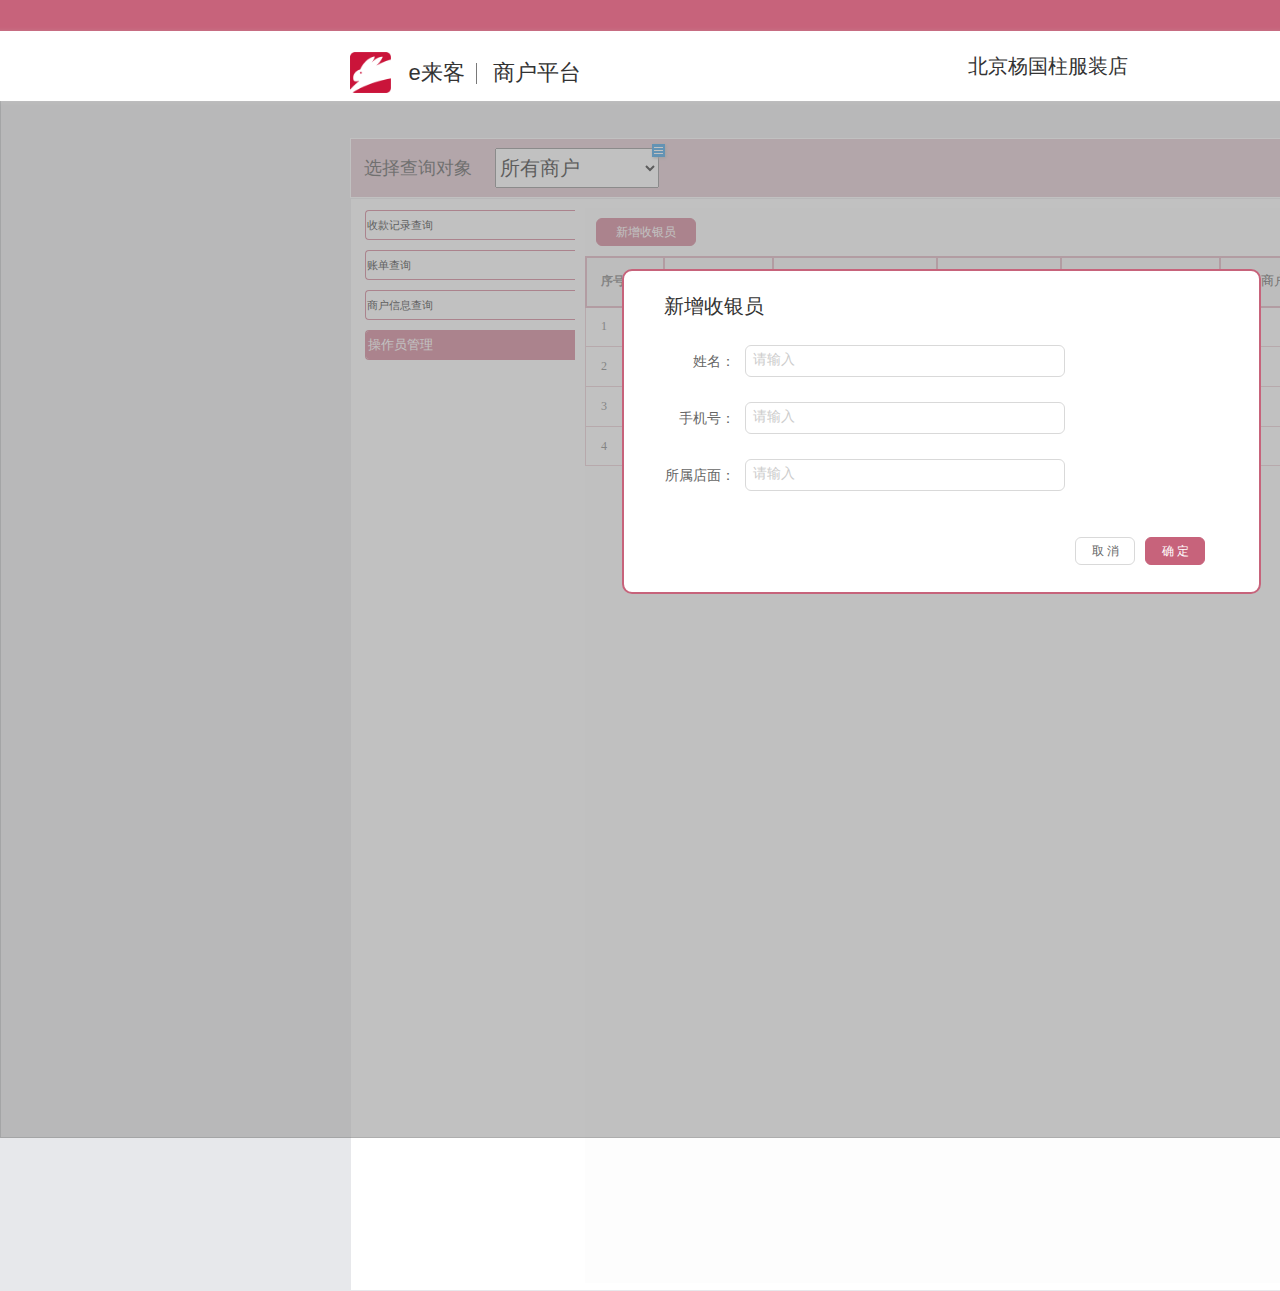
<file: 新增收银员弹窗.html>
﻿<!DOCTYPE html>
<html>
  <head>
    <title>新增收银员弹窗</title>
    <meta http-equiv="X-UA-Compatible" content="IE=edge"/>
    <meta http-equiv="content-type" content="text/html; charset=utf-8"/>
    <meta name="apple-mobile-web-app-capable" content="yes"/>
    <link href="resources/css/jquery-ui-themes.css" type="text/css" rel="stylesheet"/>
    <link href="resources/css/axure_rp_page.css" type="text/css" rel="stylesheet"/>
    <link href="data/styles.css" type="text/css" rel="stylesheet"/>
    <link href="files/新增收银员弹窗/styles.css" type="text/css" rel="stylesheet"/>
    <script src="resources/scripts/jquery-1.7.1.min.js"></script>
    <script src="resources/scripts/jquery-ui-1.8.10.custom.min.js"></script>
    <script src="resources/scripts/axure/axQuery.js"></script>
    <script src="resources/scripts/axure/globals.js"></script>
    <script src="resources/scripts/axutils.js"></script>
    <script src="resources/scripts/axure/annotation.js"></script>
    <script src="resources/scripts/axure/axQuery.std.js"></script>
    <script src="resources/scripts/axure/doc.js"></script>
    <script src="data/document.js"></script>
    <script src="resources/scripts/messagecenter.js"></script>
    <script src="resources/scripts/axure/events.js"></script>
    <script src="resources/scripts/axure/recording.js"></script>
    <script src="resources/scripts/axure/action.js"></script>
    <script src="resources/scripts/axure/expr.js"></script>
    <script src="resources/scripts/axure/geometry.js"></script>
    <script src="resources/scripts/axure/flyout.js"></script>
    <script src="resources/scripts/axure/ie.js"></script>
    <script src="resources/scripts/axure/model.js"></script>
    <script src="resources/scripts/axure/repeater.js"></script>
    <script src="resources/scripts/axure/sto.js"></script>
    <script src="resources/scripts/axure/utils.temp.js"></script>
    <script src="resources/scripts/axure/variables.js"></script>
    <script src="resources/scripts/axure/drag.js"></script>
    <script src="resources/scripts/axure/move.js"></script>
    <script src="resources/scripts/axure/visibility.js"></script>
    <script src="resources/scripts/axure/style.js"></script>
    <script src="resources/scripts/axure/adaptive.js"></script>
    <script src="resources/scripts/axure/tree.js"></script>
    <script src="resources/scripts/axure/init.temp.js"></script>
    <script src="files/新增收银员弹窗/data.js"></script>
    <script src="resources/scripts/axure/legacy.js"></script>
    <script src="resources/scripts/axure/viewer.js"></script>
    <script src="resources/scripts/axure/math.js"></script>
    <script type="text/javascript">
      $axure.utils.getTransparentGifPath = function() { return 'resources/images/transparent.gif'; };
      $axure.utils.getOtherPath = function() { return 'resources/Other.html'; };
      $axure.utils.getReloadPath = function() { return 'resources/reload.html'; };
    </script>
  </head>
  <body>
    <div id="base" class="">

      <!-- Unnamed (主要背景) -->

      <!-- Unnamed (Rectangle) -->
      <div id="u1056" class="ax_default box_1">
        <div id="u1056_div" class=""></div>
        <!-- Unnamed () -->
        <div id="u1057" class="text" style="display: none; visibility: hidden">
          <p><span></span></p>
        </div>
      </div>

      <!-- Unnamed (Dynamic Panel) -->
      <div id="u1058" class="ax_default">
        <div id="u1058_state0" class="panel_state" data-label="State1">
          <div id="u1058_state0_content" class="panel_state_content">

            <!-- Unnamed (Group) -->
            <div id="u1059" class="ax_default">

              <!-- Unnamed (Rectangle) -->
              <div id="u1060" class="ax_default box_1">
                <div id="u1060_div" class=""></div>
                <!-- Unnamed () -->
                <div id="u1061" class="text" style="visibility: visible;">
                  <p><span>消息中心</span></p>
                </div>
              </div>

              <!-- Unnamed (Placeholder) -->
              <div id="u1062" class="ax_default placeholder">
                <img id="u1062_img" class="img " src="images/登录/u3.png"/>
                <!-- Unnamed () -->
                <div id="u1063" class="text" style="display: none; visibility: hidden">
                  <p><span></span></p>
                </div>
              </div>
            </div>

            <!-- Unnamed (Group) -->
            <div id="u1064" class="ax_default">

              <!-- Unnamed (Rectangle) -->
              <div id="u1065" class="ax_default box_1">
                <div id="u1065_div" class=""></div>
                <!-- Unnamed () -->
                <div id="u1066" class="text" style="visibility: visible;">
                  <p><span>帮助中心</span></p>
                </div>
              </div>

              <!-- Unnamed (Placeholder) -->
              <div id="u1067" class="ax_default placeholder">
                <img id="u1067_img" class="img " src="images/登录/u3.png"/>
                <!-- Unnamed () -->
                <div id="u1068" class="text" style="display: none; visibility: hidden">
                  <p><span></span></p>
                </div>
              </div>
            </div>

            <!-- Unnamed (Rectangle) -->
            <div id="u1069" class="ax_default box_1">
              <div id="u1069_div" class=""></div>
              <!-- Unnamed () -->
              <div id="u1070" class="text" style="display: none; visibility: hidden">
                <p><span></span></p>
              </div>
            </div>

            <!-- Unnamed (Rectangle) -->
            <div id="u1071" class="ax_default box_1">
              <div id="u1071_div" class=""></div>
              <!-- Unnamed () -->
              <div id="u1072" class="text" style="visibility: visible;">
                <p><span>你好，xinyikeji&nbsp;&nbsp; </span></p>
              </div>
            </div>

            <!-- Unnamed (Rectangle) -->
            <div id="u1073" class="ax_default box_1">
              <div id="u1073_div" class=""></div>
              <!-- Unnamed () -->
              <div id="u1074" class="text" style="display: none; visibility: hidden">
                <p><span></span></p>
              </div>
            </div>

            <!-- Unnamed (Rectangle) -->
            <div id="u1075" class="ax_default box_1">
              <div id="u1075_div" class=""></div>
              <!-- Unnamed () -->
              <div id="u1076" class="text" style="visibility: visible;">
                <p><span>北京杨国柱服装店</span></p>
              </div>
            </div>

            <!-- Unnamed (Group) -->
            <div id="u1077" class="ax_default">

              <!-- Unnamed (Group) -->
              <div id="u1078" class="ax_default">

                <!-- Unnamed (Rectangle) -->
                <div id="u1079" class="ax_default box_1">
                  <div id="u1079_div" class=""></div>
                  <!-- Unnamed () -->
                  <div id="u1080" class="text" style="visibility: visible;">
                    <p><span>e来客 </span></p>
                  </div>
                </div>

                <!-- Unnamed (Rectangle) -->
                <div id="u1081" class="ax_default box_1">
                  <div id="u1081_div" class=""></div>
                  <!-- Unnamed () -->
                  <div id="u1082" class="text" style="visibility: visible;">
                    <p><span>商户平台</span></p>
                  </div>
                </div>
              </div>

              <!-- Unnamed (Image) -->
              <div id="u1083" class="ax_default image1">
                <img id="u1083_img" class="img " src="images/登录/u17.png"/>
                <!-- Unnamed () -->
                <div id="u1084" class="text" style="display: none; visibility: hidden">
                  <p><span></span></p>
                </div>
              </div>
            </div>

            <!-- Unnamed (Vertical Line) -->
            <div id="u1085" class="ax_default line">
              <img id="u1085_img" class="img " src="images/登录/u19.png"/>
              <!-- Unnamed () -->
              <div id="u1086" class="text" style="display: none; visibility: hidden">
                <p><span></span></p>
              </div>
            </div>

            <!-- Unnamed (Paragraph) -->
            <div id="u1087" class="ax_default paragraph">
              <img id="u1087_img" class="img " src="images/收款记录查询/u76.png"/>
              <!-- Unnamed () -->
              <div id="u1088" class="text" style="visibility: visible;">
                <p><span>退出</span></p>
              </div>
            </div>
          </div>
        </div>
      </div>

      <!-- Unnamed (Rectangle) -->
      <div id="u1089" class="ax_default box_1">
        <div id="u1089_div" class=""></div>
        <!-- Unnamed () -->
        <div id="u1090" class="text" style="display: none; visibility: hidden">
          <p><span></span></p>
        </div>
      </div>

      <!-- Unnamed (Rectangle) -->
      <div id="u1091" class="ax_default box_1">
        <div id="u1091_div" class=""></div>
        <!-- Unnamed () -->
        <div id="u1092" class="text" style="display: none; visibility: hidden">
          <p><span></span></p>
        </div>
      </div>

      <!-- Unnamed (Group) -->
      <div id="u1093" class="ax_default">

        <!-- Unnamed (Droplist) -->
        <div id="u1094" class="ax_default droplist">
          <select id="u1094_input">
            <option selected value="所有商户">所有商户</option>
            <option value="分店1">分店1</option>
            <option value="分店2">分店2</option>
          </select>
        </div>

        <!-- Unnamed (Droplist) [footnote] -->
        <div id="u1094_ann" class="annotation"></div>

        <!-- Unnamed (Rectangle) -->
        <div id="u1095" class="ax_default label">
          <div id="u1095_div" class=""></div>
          <!-- Unnamed () -->
          <div id="u1096" class="text" style="visibility: visible;">
            <p><span>选择查询对象</span></p>
          </div>
        </div>
      </div>

      <!-- Unnamed (Rectangle) -->
      <div id="u1097" class="ax_default box_1">
        <img id="u1097_img" class="img " src="images/收款记录查询/u86.png"/>
        <!-- Unnamed () -->
        <div id="u1098" class="text" style="display: none; visibility: hidden">
          <p><span></span></p>
        </div>
      </div>

      <!-- Unnamed (左侧导航) -->

      <!-- Unnamed (Rectangle) -->
      <div id="u1100" class="ax_default box_1">
        <div id="u1100_div" class=""></div>
        <!-- Unnamed () -->
        <div id="u1101" class="text" style="visibility: visible;">
          <p><span>收款记录查询</span></p>
        </div>
      </div>

      <!-- Unnamed (Rectangle) -->
      <div id="u1102" class="ax_default box_1">
        <div id="u1102_div" class=""></div>
        <!-- Unnamed () -->
        <div id="u1103" class="text" style="visibility: visible;">
          <p><span>账单查询</span></p>
        </div>
      </div>

      <!-- Unnamed (Rectangle) -->
      <div id="u1104" class="ax_default box_1">
        <div id="u1104_div" class=""></div>
        <!-- Unnamed () -->
        <div id="u1105" class="text" style="visibility: visible;">
          <p><span>操作员管理</span></p>
        </div>
      </div>

      <!-- Unnamed (Rectangle) -->
      <div id="u1106" class="ax_default box_1">
        <div id="u1106_div" class=""></div>
        <!-- Unnamed () -->
        <div id="u1107" class="text" style="visibility: visible;">
          <p><span>商户信息查询</span></p>
        </div>
      </div>

      <!-- Unnamed (Rectangle) -->
      <div id="u1108" class="ax_default box_3">
        <div id="u1108_div" class=""></div>
        <!-- Unnamed () -->
        <div id="u1109" class="text" style="visibility: visible;">
          <p><span>操作员管理</span></p>
        </div>
      </div>

      <!-- Unnamed (Rectangle) -->
      <div id="u1110" class="ax_default shape1">
        <div id="u1110_div" class=""></div>
        <!-- Unnamed () -->
        <div id="u1111" class="text" style="visibility: visible;">
          <p><span>新增收银员</span></p>
        </div>
      </div>

      <!-- Unnamed (Table) -->
      <div id="u1112" class="ax_default table">

        <!-- Unnamed (Table Cell) -->
        <div id="u1113" class="ax_default table_cell">
          <img id="u1113_img" class="img " src="images/操作员管理/u985.png"/>
          <!-- Unnamed () -->
          <div id="u1114" class="text" style="visibility: visible;">
            <p><span>序号</span></p>
          </div>
        </div>

        <!-- Unnamed (Table Cell) -->
        <div id="u1115" class="ax_default table_cell">
          <img id="u1115_img" class="img " src="images/操作员管理/u987.png"/>
          <!-- Unnamed () -->
          <div id="u1116" class="text" style="visibility: visible;">
            <p><span>姓名</span></p>
          </div>
        </div>

        <!-- Unnamed (Table Cell) -->
        <div id="u1117" class="ax_default table_cell">
          <img id="u1117_img" class="img " src="images/操作员管理/u989.png"/>
          <!-- Unnamed () -->
          <div id="u1118" class="text" style="visibility: visible;">
            <p><span>手机号</span></p>
          </div>
        </div>

        <!-- Unnamed (Table Cell) -->
        <div id="u1119" class="ax_default table_cell">
          <img id="u1119_img" class="img " src="images/操作员管理/u991.png"/>
          <!-- Unnamed () -->
          <div id="u1120" class="text" style="visibility: visible;">
            <p><span>员工类型</span></p>
          </div>
        </div>

        <!-- Unnamed (Table Cell) -->
        <div id="u1121" class="ax_default table_cell">
          <img id="u1121_img" class="img " src="images/操作员管理/u993.png"/>
          <!-- Unnamed () -->
          <div id="u1122" class="text" style="visibility: visible;">
            <p><span>添加日期</span></p>
          </div>
        </div>

        <!-- Unnamed (Table Cell) -->
        <div id="u1123" class="ax_default table_cell">
          <img id="u1123_img" class="img " src="images/操作员管理/u995.png"/>
          <!-- Unnamed () -->
          <div id="u1124" class="text" style="visibility: visible;">
            <p><span>所属商户</span></p>
          </div>
        </div>

        <!-- Unnamed (Table Cell) -->
        <div id="u1125" class="ax_default table_cell">
          <img id="u1125_img" class="img " src="images/操作员管理/u997.png"/>
          <!-- Unnamed () -->
          <div id="u1126" class="text" style="visibility: visible;">
            <p><span>操作</span></p>
          </div>
        </div>

        <!-- Unnamed (Table Cell) -->
        <div id="u1127" class="ax_default table_cell">
          <img id="u1127_img" class="img " src="images/操作员管理/u999.png"/>
          <!-- Unnamed () -->
          <div id="u1128" class="text" style="visibility: visible;">
            <p><span>1</span></p>
          </div>
        </div>

        <!-- Unnamed (Table Cell) -->
        <div id="u1129" class="ax_default table_cell">
          <img id="u1129_img" class="img " src="images/操作员管理/u1001.png"/>
          <!-- Unnamed () -->
          <div id="u1130" class="text" style="display: none; visibility: hidden">
            <p><span></span></p>
          </div>
        </div>

        <!-- Unnamed (Table Cell) -->
        <div id="u1131" class="ax_default table_cell">
          <img id="u1131_img" class="img " src="images/操作员管理/u1003.png"/>
          <!-- Unnamed () -->
          <div id="u1132" class="text" style="display: none; visibility: hidden">
            <p><span></span></p>
          </div>
        </div>

        <!-- Unnamed (Table Cell) -->
        <div id="u1133" class="ax_default table_cell">
          <img id="u1133_img" class="img " src="images/操作员管理/u1005.png"/>
          <!-- Unnamed () -->
          <div id="u1134" class="text" style="display: none; visibility: hidden">
            <p><span></span></p>
          </div>
        </div>

        <!-- Unnamed (Table Cell) -->
        <div id="u1135" class="ax_default table_cell">
          <img id="u1135_img" class="img " src="images/操作员管理/u1007.png"/>
          <!-- Unnamed () -->
          <div id="u1136" class="text" style="display: none; visibility: hidden">
            <p><span></span></p>
          </div>
        </div>

        <!-- Unnamed (Table Cell) -->
        <div id="u1137" class="ax_default table_cell">
          <img id="u1137_img" class="img " src="images/操作员管理/u1009.png"/>
          <!-- Unnamed () -->
          <div id="u1138" class="text" style="display: none; visibility: hidden">
            <p><span></span></p>
          </div>
        </div>

        <!-- Unnamed (Table Cell) -->
        <div id="u1139" class="ax_default table_cell">
          <img id="u1139_img" class="img " src="images/操作员管理/u1011.png"/>
          <!-- Unnamed () -->
          <div id="u1140" class="text" style="display: none; visibility: hidden">
            <p><span></span></p>
          </div>
        </div>

        <!-- Unnamed (Table Cell) -->
        <div id="u1141" class="ax_default table_cell">
          <img id="u1141_img" class="img " src="images/操作员管理/u1013.png"/>
          <!-- Unnamed () -->
          <div id="u1142" class="text" style="visibility: visible;">
            <p><span>2</span></p>
          </div>
        </div>

        <!-- Unnamed (Table Cell) -->
        <div id="u1143" class="ax_default table_cell">
          <img id="u1143_img" class="img " src="images/操作员管理/u1015.png"/>
          <!-- Unnamed () -->
          <div id="u1144" class="text" style="display: none; visibility: hidden">
            <p><span></span></p>
          </div>
        </div>

        <!-- Unnamed (Table Cell) -->
        <div id="u1145" class="ax_default table_cell">
          <img id="u1145_img" class="img " src="images/操作员管理/u1017.png"/>
          <!-- Unnamed () -->
          <div id="u1146" class="text" style="display: none; visibility: hidden">
            <p><span></span></p>
          </div>
        </div>

        <!-- Unnamed (Table Cell) -->
        <div id="u1147" class="ax_default table_cell">
          <img id="u1147_img" class="img " src="images/操作员管理/u1019.png"/>
          <!-- Unnamed () -->
          <div id="u1148" class="text" style="display: none; visibility: hidden">
            <p><span></span></p>
          </div>
        </div>

        <!-- Unnamed (Table Cell) -->
        <div id="u1149" class="ax_default table_cell">
          <img id="u1149_img" class="img " src="images/操作员管理/u1021.png"/>
          <!-- Unnamed () -->
          <div id="u1150" class="text" style="display: none; visibility: hidden">
            <p><span></span></p>
          </div>
        </div>

        <!-- Unnamed (Table Cell) -->
        <div id="u1151" class="ax_default table_cell">
          <img id="u1151_img" class="img " src="images/操作员管理/u1023.png"/>
          <!-- Unnamed () -->
          <div id="u1152" class="text" style="display: none; visibility: hidden">
            <p><span></span></p>
          </div>
        </div>

        <!-- Unnamed (Table Cell) -->
        <div id="u1153" class="ax_default table_cell">
          <img id="u1153_img" class="img " src="images/操作员管理/u1025.png"/>
          <!-- Unnamed () -->
          <div id="u1154" class="text" style="display: none; visibility: hidden">
            <p><span></span></p>
          </div>
        </div>

        <!-- Unnamed (Table Cell) -->
        <div id="u1155" class="ax_default table_cell">
          <img id="u1155_img" class="img " src="images/操作员管理/u1013.png"/>
          <!-- Unnamed () -->
          <div id="u1156" class="text" style="visibility: visible;">
            <p><span>3</span></p>
          </div>
        </div>

        <!-- Unnamed (Table Cell) -->
        <div id="u1157" class="ax_default table_cell">
          <img id="u1157_img" class="img " src="images/操作员管理/u1015.png"/>
          <!-- Unnamed () -->
          <div id="u1158" class="text" style="display: none; visibility: hidden">
            <p><span></span></p>
          </div>
        </div>

        <!-- Unnamed (Table Cell) -->
        <div id="u1159" class="ax_default table_cell">
          <img id="u1159_img" class="img " src="images/操作员管理/u1017.png"/>
          <!-- Unnamed () -->
          <div id="u1160" class="text" style="display: none; visibility: hidden">
            <p><span></span></p>
          </div>
        </div>

        <!-- Unnamed (Table Cell) -->
        <div id="u1161" class="ax_default table_cell">
          <img id="u1161_img" class="img " src="images/操作员管理/u1019.png"/>
          <!-- Unnamed () -->
          <div id="u1162" class="text" style="display: none; visibility: hidden">
            <p><span></span></p>
          </div>
        </div>

        <!-- Unnamed (Table Cell) -->
        <div id="u1163" class="ax_default table_cell">
          <img id="u1163_img" class="img " src="images/操作员管理/u1021.png"/>
          <!-- Unnamed () -->
          <div id="u1164" class="text" style="display: none; visibility: hidden">
            <p><span></span></p>
          </div>
        </div>

        <!-- Unnamed (Table Cell) -->
        <div id="u1165" class="ax_default table_cell">
          <img id="u1165_img" class="img " src="images/操作员管理/u1023.png"/>
          <!-- Unnamed () -->
          <div id="u1166" class="text" style="display: none; visibility: hidden">
            <p><span></span></p>
          </div>
        </div>

        <!-- Unnamed (Table Cell) -->
        <div id="u1167" class="ax_default table_cell">
          <img id="u1167_img" class="img " src="images/操作员管理/u1025.png"/>
          <!-- Unnamed () -->
          <div id="u1168" class="text" style="display: none; visibility: hidden">
            <p><span></span></p>
          </div>
        </div>

        <!-- Unnamed (Table Cell) -->
        <div id="u1169" class="ax_default table_cell">
          <img id="u1169_img" class="img " src="images/操作员管理/u1041.png"/>
          <!-- Unnamed () -->
          <div id="u1170" class="text" style="visibility: visible;">
            <p><span>4</span></p>
          </div>
        </div>

        <!-- Unnamed (Table Cell) -->
        <div id="u1171" class="ax_default table_cell">
          <img id="u1171_img" class="img " src="images/操作员管理/u1043.png"/>
          <!-- Unnamed () -->
          <div id="u1172" class="text" style="display: none; visibility: hidden">
            <p><span></span></p>
          </div>
        </div>

        <!-- Unnamed (Table Cell) -->
        <div id="u1173" class="ax_default table_cell">
          <img id="u1173_img" class="img " src="images/操作员管理/u1045.png"/>
          <!-- Unnamed () -->
          <div id="u1174" class="text" style="display: none; visibility: hidden">
            <p><span></span></p>
          </div>
        </div>

        <!-- Unnamed (Table Cell) -->
        <div id="u1175" class="ax_default table_cell">
          <img id="u1175_img" class="img " src="images/操作员管理/u1047.png"/>
          <!-- Unnamed () -->
          <div id="u1176" class="text" style="display: none; visibility: hidden">
            <p><span></span></p>
          </div>
        </div>

        <!-- Unnamed (Table Cell) -->
        <div id="u1177" class="ax_default table_cell">
          <img id="u1177_img" class="img " src="images/操作员管理/u1049.png"/>
          <!-- Unnamed () -->
          <div id="u1178" class="text" style="display: none; visibility: hidden">
            <p><span></span></p>
          </div>
        </div>

        <!-- Unnamed (Table Cell) -->
        <div id="u1179" class="ax_default table_cell">
          <img id="u1179_img" class="img " src="images/操作员管理/u1051.png"/>
          <!-- Unnamed () -->
          <div id="u1180" class="text" style="display: none; visibility: hidden">
            <p><span></span></p>
          </div>
        </div>

        <!-- Unnamed (Table Cell) -->
        <div id="u1181" class="ax_default table_cell">
          <img id="u1181_img" class="img " src="images/操作员管理/u1053.png"/>
          <!-- Unnamed () -->
          <div id="u1182" class="text" style="display: none; visibility: hidden">
            <p><span></span></p>
          </div>
        </div>
      </div>

      <!-- Unnamed (Rectangle) -->
      <div id="u1183" class="ax_default box_1">
        <div id="u1183_div" class=""></div>
        <!-- Unnamed () -->
        <div id="u1184" class="text" style="display: none; visibility: hidden">
          <p><span></span></p>
        </div>
      </div>

      <!-- Unnamed (Group) -->
      <div id="u1185" class="ax_default">

        <!-- Unnamed (Rectangle) -->
        <div id="u1186" class="ax_default box_1">
          <div id="u1186_div" class=""></div>
          <!-- Unnamed () -->
          <div id="u1187" class="text" style="display: none; visibility: hidden">
            <p><span></span></p>
          </div>
        </div>

        <!-- Unnamed (Rectangle) -->
        <div id="u1188" class="ax_default label">
          <div id="u1188_div" class=""></div>
          <!-- Unnamed () -->
          <div id="u1189" class="text" style="visibility: visible;">
            <p><span>新增收银员</span></p>
          </div>
        </div>

        <!-- Unnamed (Group) -->
        <div id="u1190" class="ax_default">

          <!-- Unnamed (Rectangle) -->
          <div id="u1191" class="ax_default shape1">
            <div id="u1191_div" class=""></div>
            <!-- Unnamed () -->
            <div id="u1192" class="text" style="visibility: visible;">
              <p><span>请输入</span></p>
            </div>
          </div>

          <!-- Unnamed (Rectangle) -->
          <div id="u1193" class="ax_default heading_11">
            <div id="u1193_div" class=""></div>
            <!-- Unnamed () -->
            <div id="u1194" class="text" style="visibility: visible;">
              <p><span>姓名：</span></p>
            </div>
          </div>
        </div>

        <!-- Unnamed (Group) -->
        <div id="u1195" class="ax_default">

          <!-- Unnamed (Rectangle) -->
          <div id="u1196" class="ax_default shape1">
            <div id="u1196_div" class=""></div>
            <!-- Unnamed () -->
            <div id="u1197" class="text" style="visibility: visible;">
              <p><span>请输入</span></p>
            </div>
          </div>

          <!-- Unnamed (Rectangle) -->
          <div id="u1198" class="ax_default heading_11">
            <div id="u1198_div" class=""></div>
            <!-- Unnamed () -->
            <div id="u1199" class="text" style="visibility: visible;">
              <p><span>手机号：</span></p>
            </div>
          </div>
        </div>

        <!-- Unnamed (Group) -->
        <div id="u1200" class="ax_default">

          <!-- Unnamed (Rectangle) -->
          <div id="u1201" class="ax_default shape1">
            <div id="u1201_div" class=""></div>
            <!-- Unnamed () -->
            <div id="u1202" class="text" style="visibility: visible;">
              <p><span>请输入</span></p>
            </div>
          </div>

          <!-- Unnamed (Rectangle) -->
          <div id="u1203" class="ax_default heading_11">
            <div id="u1203_div" class=""></div>
            <!-- Unnamed () -->
            <div id="u1204" class="text" style="visibility: visible;">
              <p><span>所属店面：</span></p>
            </div>
          </div>
        </div>

        <!-- Unnamed (Rectangle) -->
        <div id="u1205" class="ax_default shape1">
          <div id="u1205_div" class=""></div>
          <!-- Unnamed () -->
          <div id="u1206" class="text" style="visibility: visible;">
            <p><span>取 消</span></p>
          </div>
        </div>

        <!-- Unnamed (Rectangle) -->
        <div id="u1207" class="ax_default shape1">
          <div id="u1207_div" class=""></div>
          <!-- Unnamed () -->
          <div id="u1208" class="text" style="visibility: visible;">
            <p><span>确 定</span></p>
          </div>
        </div>
      </div>
    </div>
  </body>
</html>
</file>
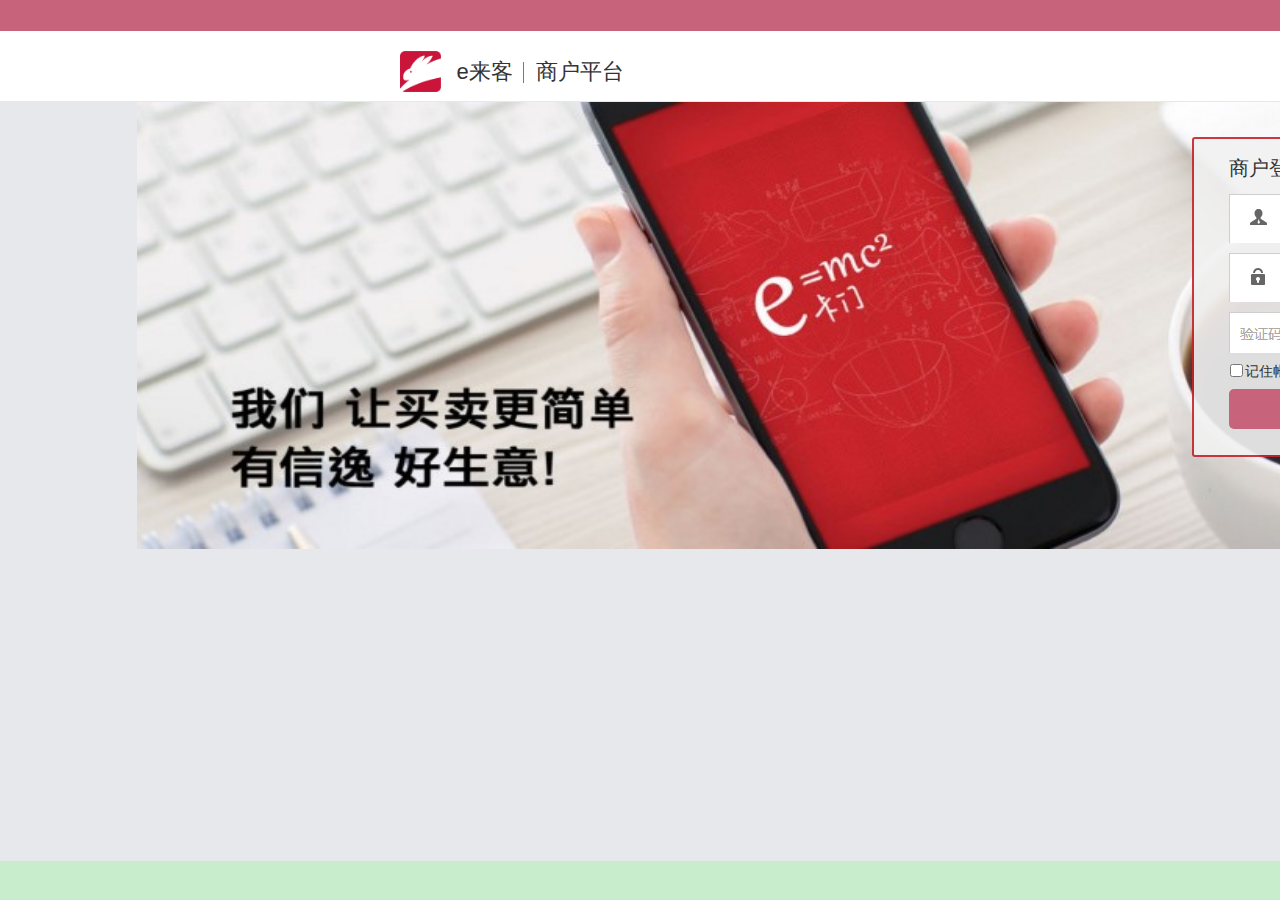
<file: 登录.html>
﻿<!DOCTYPE html>
<html>
  <head>
    <title>登录</title>
    <meta http-equiv="X-UA-Compatible" content="IE=edge"/>
    <meta http-equiv="content-type" content="text/html; charset=utf-8"/>
    <meta name="apple-mobile-web-app-capable" content="yes"/>
    <link href="resources/css/jquery-ui-themes.css" type="text/css" rel="stylesheet"/>
    <link href="resources/css/axure_rp_page.css" type="text/css" rel="stylesheet"/>
    <link href="data/styles.css" type="text/css" rel="stylesheet"/>
    <link href="files/登录/styles.css" type="text/css" rel="stylesheet"/>
    <script src="resources/scripts/jquery-1.7.1.min.js"></script>
    <script src="resources/scripts/jquery-ui-1.8.10.custom.min.js"></script>
    <script src="resources/scripts/axure/axQuery.js"></script>
    <script src="resources/scripts/axure/globals.js"></script>
    <script src="resources/scripts/axutils.js"></script>
    <script src="resources/scripts/axure/annotation.js"></script>
    <script src="resources/scripts/axure/axQuery.std.js"></script>
    <script src="resources/scripts/axure/doc.js"></script>
    <script src="data/document.js"></script>
    <script src="resources/scripts/messagecenter.js"></script>
    <script src="resources/scripts/axure/events.js"></script>
    <script src="resources/scripts/axure/recording.js"></script>
    <script src="resources/scripts/axure/action.js"></script>
    <script src="resources/scripts/axure/expr.js"></script>
    <script src="resources/scripts/axure/geometry.js"></script>
    <script src="resources/scripts/axure/flyout.js"></script>
    <script src="resources/scripts/axure/ie.js"></script>
    <script src="resources/scripts/axure/model.js"></script>
    <script src="resources/scripts/axure/repeater.js"></script>
    <script src="resources/scripts/axure/sto.js"></script>
    <script src="resources/scripts/axure/utils.temp.js"></script>
    <script src="resources/scripts/axure/variables.js"></script>
    <script src="resources/scripts/axure/drag.js"></script>
    <script src="resources/scripts/axure/move.js"></script>
    <script src="resources/scripts/axure/visibility.js"></script>
    <script src="resources/scripts/axure/style.js"></script>
    <script src="resources/scripts/axure/adaptive.js"></script>
    <script src="resources/scripts/axure/tree.js"></script>
    <script src="resources/scripts/axure/init.temp.js"></script>
    <script src="files/登录/data.js"></script>
    <script src="resources/scripts/axure/legacy.js"></script>
    <script src="resources/scripts/axure/viewer.js"></script>
    <script src="resources/scripts/axure/math.js"></script>
    <script type="text/javascript">
      $axure.utils.getTransparentGifPath = function() { return 'resources/images/transparent.gif'; };
      $axure.utils.getOtherPath = function() { return 'resources/Other.html'; };
      $axure.utils.getReloadPath = function() { return 'resources/reload.html'; };
    </script>
  </head>
  <body>
    <div id="base" class="">

      <!-- Unnamed (Group) -->
      <div id="u0" class="ax_default">

        <!-- Unnamed (Rectangle) -->
        <div id="u1" class="ax_default box_1">
          <div id="u1_div" class=""></div>
          <!-- Unnamed () -->
          <div id="u2" class="text" style="visibility: visible;">
            <p><span>帮助中心</span></p>
          </div>
        </div>

        <!-- Unnamed (Placeholder) -->
        <div id="u3" class="ax_default placeholder">
          <img id="u3_img" class="img " src="images/登录/u3.png"/>
          <!-- Unnamed () -->
          <div id="u4" class="text" style="display: none; visibility: hidden">
            <p><span></span></p>
          </div>
        </div>
      </div>

      <!-- Unnamed (Rectangle) -->
      <div id="u5" class="ax_default box_1">
        <div id="u5_div" class=""></div>
        <!-- Unnamed () -->
        <div id="u6" class="text" style="display: none; visibility: hidden">
          <p><span></span></p>
        </div>
      </div>

      <!-- Unnamed (Rectangle) -->
      <div id="u7" class="ax_default box_1">
        <div id="u7_div" class=""></div>
        <!-- Unnamed () -->
        <div id="u8" class="text" style="display: none; visibility: hidden">
          <p><span></span></p>
        </div>
      </div>

      <!-- Unnamed (Rectangle) -->
      <div id="u9" class="ax_default box_1">
        <div id="u9_div" class=""></div>
        <!-- Unnamed () -->
        <div id="u10" class="text" style="display: none; visibility: hidden">
          <p><span></span></p>
        </div>
      </div>

      <!-- Unnamed (Group) -->
      <div id="u11" class="ax_default">

        <!-- Unnamed (Group) -->
        <div id="u12" class="ax_default">

          <!-- Unnamed (Rectangle) -->
          <div id="u13" class="ax_default box_1">
            <div id="u13_div" class=""></div>
            <!-- Unnamed () -->
            <div id="u14" class="text" style="visibility: visible;">
              <p><span>e来客 </span></p>
            </div>
          </div>

          <!-- Unnamed (Rectangle) -->
          <div id="u15" class="ax_default box_1">
            <div id="u15_div" class=""></div>
            <!-- Unnamed () -->
            <div id="u16" class="text" style="visibility: visible;">
              <p><span>商户平台</span></p>
            </div>
          </div>
        </div>

        <!-- Unnamed (Image) -->
        <div id="u17" class="ax_default image1">
          <img id="u17_img" class="img " src="images/登录/u17.png"/>
          <!-- Unnamed () -->
          <div id="u18" class="text" style="display: none; visibility: hidden">
            <p><span></span></p>
          </div>
        </div>
      </div>

      <!-- Unnamed (Vertical Line) -->
      <div id="u19" class="ax_default line">
        <img id="u19_img" class="img " src="images/登录/u19.png"/>
        <!-- Unnamed () -->
        <div id="u20" class="text" style="display: none; visibility: hidden">
          <p><span></span></p>
        </div>
      </div>

      <!-- Unnamed (Image) -->
      <div id="u21" class="ax_default image1">
        <img id="u21_img" class="img " src="images/登录/u21.jpg"/>
        <!-- Unnamed () -->
        <div id="u22" class="text" style="display: none; visibility: hidden">
          <p><span></span></p>
        </div>
      </div>

      <!-- Unnamed (Group) -->
      <div id="u23" class="ax_default">

        <!-- Unnamed (Rectangle) -->
        <div id="u24" class="ax_default box_1">
          <div id="u24_div" class=""></div>
          <!-- Unnamed () -->
          <div id="u25" class="text" style="display: none; visibility: hidden">
            <p><span></span></p>
          </div>
        </div>

        <!-- Unnamed (Rectangle) -->
        <div id="u26" class="ax_default label">
          <div id="u26_div" class=""></div>
          <!-- Unnamed () -->
          <div id="u27" class="text" style="visibility: visible;">
            <p><span>商户登录</span></p>
          </div>
        </div>

        <!-- Unnamed (Image) -->
        <div id="u28" class="ax_default image1">
          <img id="u28_img" class="img " src="images/登录/u28.png"/>
          <!-- Unnamed () -->
          <div id="u29" class="text" style="display: none; visibility: hidden">
            <p><span></span></p>
          </div>
        </div>

        <!-- Unnamed (Image) -->
        <div id="u30" class="ax_default image1">
          <img id="u30_img" class="img " src="images/登录/u30.png"/>
          <!-- Unnamed () -->
          <div id="u31" class="text" style="display: none; visibility: hidden">
            <p><span></span></p>
          </div>
        </div>

        <!-- Unnamed (Image) -->
        <div id="u32" class="ax_default image1">
          <img id="u32_img" class="img " src="images/登录/u32.png"/>
          <!-- Unnamed () -->
          <div id="u33" class="text" style="display: none; visibility: hidden">
            <p><span></span></p>
          </div>
        </div>

        <!-- Unnamed (Placeholder) -->
        <div id="u34" class="ax_default placeholder">
          <img id="u34_img" class="img " src="images/登录/u34.png"/>
          <!-- Unnamed () -->
          <div id="u35" class="text" style="visibility: visible;">
            <p><span>验证码图片</span></p>
          </div>
        </div>

        <!-- Unnamed (Rectangle) -->
        <div id="u36" class="ax_default link_button">
          <div id="u36_div" class=""></div>
          <!-- Unnamed () -->
          <div id="u37" class="text" style="visibility: visible;">
            <p><span>换一张</span></p>
          </div>
        </div>

        <!-- Unnamed (Checkbox) -->
        <div id="u38" class="ax_default checkbox">
          <label for="u38_input">
            <!-- Unnamed () -->
            <div id="u39" class="text" style="visibility: visible;">
              <p><span>记住帐号</span></p>
            </div>
          </label>
          <input id="u38_input" type="checkbox" value="checkbox"/>
        </div>

        <!-- Unnamed (Rectangle) -->
        <div id="u40" class="ax_default link_button">
          <div id="u40_div" class=""></div>
          <!-- Unnamed () -->
          <div id="u41" class="text" style="visibility: visible;">
            <p><span>忘记密码？</span></p>
          </div>
        </div>

        <!-- Unnamed (Rectangle) -->
        <div id="u42" class="ax_default primary_button">
          <div id="u42_div" class=""></div>
          <!-- Unnamed () -->
          <div id="u43" class="text" style="visibility: visible;">
            <p><span>登&nbsp; &nbsp; 录</span></p>
          </div>
        </div>
      </div>
    </div>
  </body>
</html>
</file>
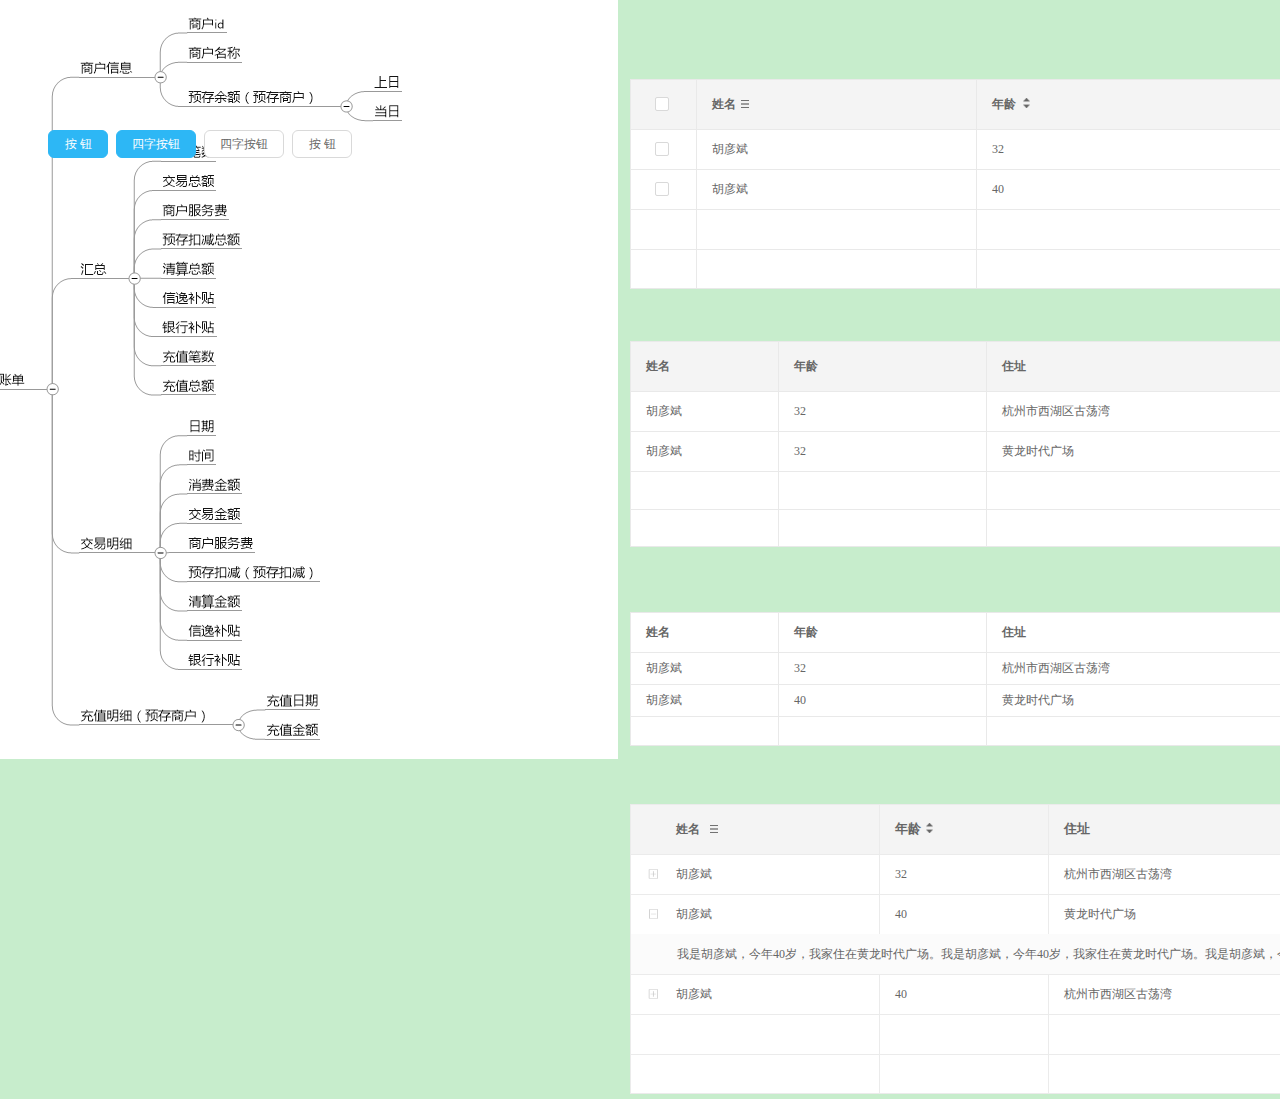
<file: 草稿.html>
﻿<!DOCTYPE html>
<html>
  <head>
    <title>草稿</title>
    <meta http-equiv="X-UA-Compatible" content="IE=edge"/>
    <meta http-equiv="content-type" content="text/html; charset=utf-8"/>
    <meta name="apple-mobile-web-app-capable" content="yes"/>
    <link href="resources/css/jquery-ui-themes.css" type="text/css" rel="stylesheet"/>
    <link href="resources/css/axure_rp_page.css" type="text/css" rel="stylesheet"/>
    <link href="data/styles.css" type="text/css" rel="stylesheet"/>
    <link href="files/草稿/styles.css" type="text/css" rel="stylesheet"/>
    <script src="resources/scripts/jquery-1.7.1.min.js"></script>
    <script src="resources/scripts/jquery-ui-1.8.10.custom.min.js"></script>
    <script src="resources/scripts/axure/axQuery.js"></script>
    <script src="resources/scripts/axure/globals.js"></script>
    <script src="resources/scripts/axutils.js"></script>
    <script src="resources/scripts/axure/annotation.js"></script>
    <script src="resources/scripts/axure/axQuery.std.js"></script>
    <script src="resources/scripts/axure/doc.js"></script>
    <script src="data/document.js"></script>
    <script src="resources/scripts/messagecenter.js"></script>
    <script src="resources/scripts/axure/events.js"></script>
    <script src="resources/scripts/axure/recording.js"></script>
    <script src="resources/scripts/axure/action.js"></script>
    <script src="resources/scripts/axure/expr.js"></script>
    <script src="resources/scripts/axure/geometry.js"></script>
    <script src="resources/scripts/axure/flyout.js"></script>
    <script src="resources/scripts/axure/ie.js"></script>
    <script src="resources/scripts/axure/model.js"></script>
    <script src="resources/scripts/axure/repeater.js"></script>
    <script src="resources/scripts/axure/sto.js"></script>
    <script src="resources/scripts/axure/utils.temp.js"></script>
    <script src="resources/scripts/axure/variables.js"></script>
    <script src="resources/scripts/axure/drag.js"></script>
    <script src="resources/scripts/axure/move.js"></script>
    <script src="resources/scripts/axure/visibility.js"></script>
    <script src="resources/scripts/axure/style.js"></script>
    <script src="resources/scripts/axure/adaptive.js"></script>
    <script src="resources/scripts/axure/tree.js"></script>
    <script src="resources/scripts/axure/init.temp.js"></script>
    <script src="files/草稿/data.js"></script>
    <script src="resources/scripts/axure/legacy.js"></script>
    <script src="resources/scripts/axure/viewer.js"></script>
    <script src="resources/scripts/axure/math.js"></script>
    <script type="text/javascript">
      $axure.utils.getTransparentGifPath = function() { return 'resources/images/transparent.gif'; };
      $axure.utils.getOtherPath = function() { return 'resources/Other.html'; };
      $axure.utils.getReloadPath = function() { return 'resources/reload.html'; };
    </script>
  </head>
  <body>
    <div id="base" class="">

      <!-- Unnamed (Image) -->
      <div id="u1209" class="ax_default image1">
        <img id="u1209_img" class="img " src="images/草稿/u1209.png"/>
        <!-- Unnamed () -->
        <div id="u1210" class="text" style="display: none; visibility: hidden">
          <p><span></span></p>
        </div>
      </div>

      <!-- Unnamed (Rectangle) -->
      <div id="u1211" class="ax_default shape1">
        <div id="u1211_div" class=""></div>
        <!-- Unnamed () -->
        <div id="u1212" class="text" style="visibility: visible;">
          <p><span>按 钮</span></p>
        </div>
      </div>

      <!-- Unnamed (Rectangle) -->
      <div id="u1213" class="ax_default shape1">
        <div id="u1213_div" class=""></div>
        <!-- Unnamed () -->
        <div id="u1214" class="text" style="visibility: visible;">
          <p><span>按 钮</span></p>
        </div>
      </div>

      <!-- Unnamed (Rectangle) -->
      <div id="u1215" class="ax_default shape1">
        <div id="u1215_div" class=""></div>
        <!-- Unnamed () -->
        <div id="u1216" class="text" style="visibility: visible;">
          <p><span>四字按钮</span></p>
        </div>
      </div>

      <!-- Unnamed (Rectangle) -->
      <div id="u1217" class="ax_default shape1">
        <div id="u1217_div" class=""></div>
        <!-- Unnamed () -->
        <div id="u1218" class="text" style="visibility: visible;">
          <p><span>四字按钮</span></p>
        </div>
      </div>

      <!-- Unnamed (Group) -->
      <div id="u1219" class="ax_default">

        <!-- Unnamed (Table) -->
        <div id="u1220" class="ax_default table">

          <!-- Unnamed (Table Cell) -->
          <div id="u1221" class="ax_default table_cell">
            <img id="u1221_img" class="img " src="images/草稿/u1221.png"/>
            <!-- Unnamed () -->
            <div id="u1222" class="text" style="display: none; visibility: hidden">
              <p><span></span></p>
            </div>
          </div>

          <!-- Unnamed (Table Cell) -->
          <div id="u1223" class="ax_default table_cell">
            <img id="u1223_img" class="img " src="images/草稿/u1223.png"/>
            <!-- Unnamed () -->
            <div id="u1224" class="text" style="visibility: visible;">
              <p><span>姓名</span></p>
            </div>
          </div>

          <!-- Unnamed (Table Cell) -->
          <div id="u1225" class="ax_default table_cell">
            <img id="u1225_img" class="img " src="images/草稿/u1225.png"/>
            <!-- Unnamed () -->
            <div id="u1226" class="text" style="visibility: visible;">
              <p><span>年龄</span></p>
            </div>
          </div>

          <!-- Unnamed (Table Cell) -->
          <div id="u1227" class="ax_default table_cell">
            <img id="u1227_img" class="img " src="images/草稿/u1227.png"/>
            <!-- Unnamed () -->
            <div id="u1228" class="text" style="visibility: visible;">
              <p><span>住址</span></p>
            </div>
          </div>

          <!-- Unnamed (Table Cell) -->
          <div id="u1229" class="ax_default table_cell">
            <img id="u1229_img" class="img " src="images/草稿/u1229.png"/>
            <!-- Unnamed () -->
            <div id="u1230" class="text" style="display: none; visibility: hidden">
              <p><span></span></p>
            </div>
          </div>

          <!-- Unnamed (Table Cell) -->
          <div id="u1231" class="ax_default table_cell">
            <img id="u1231_img" class="img " src="images/草稿/u1231.png"/>
            <!-- Unnamed () -->
            <div id="u1232" class="text" style="visibility: visible;">
              <p><span>胡彦斌</span></p>
            </div>
          </div>

          <!-- Unnamed (Table Cell) -->
          <div id="u1233" class="ax_default table_cell">
            <img id="u1233_img" class="img " src="images/草稿/u1233.png"/>
            <!-- Unnamed () -->
            <div id="u1234" class="text" style="visibility: visible;">
              <p><span>32</span></p>
            </div>
          </div>

          <!-- Unnamed (Table Cell) -->
          <div id="u1235" class="ax_default table_cell">
            <img id="u1235_img" class="img " src="images/草稿/u1235.png"/>
            <!-- Unnamed () -->
            <div id="u1236" class="text" style="visibility: visible;">
              <p><span>杭州市西湖区古荡湾</span></p>
            </div>
          </div>

          <!-- Unnamed (Table Cell) -->
          <div id="u1237" class="ax_default table_cell">
            <img id="u1237_img" class="img " src="images/草稿/u1229.png"/>
            <!-- Unnamed () -->
            <div id="u1238" class="text" style="display: none; visibility: hidden">
              <p><span></span></p>
            </div>
          </div>

          <!-- Unnamed (Table Cell) -->
          <div id="u1239" class="ax_default table_cell">
            <img id="u1239_img" class="img " src="images/草稿/u1231.png"/>
            <!-- Unnamed () -->
            <div id="u1240" class="text" style="visibility: visible;">
              <p><span>胡彦斌</span></p>
            </div>
          </div>

          <!-- Unnamed (Table Cell) -->
          <div id="u1241" class="ax_default table_cell">
            <img id="u1241_img" class="img " src="images/草稿/u1233.png"/>
            <!-- Unnamed () -->
            <div id="u1242" class="text" style="visibility: visible;">
              <p><span>40</span></p>
            </div>
          </div>

          <!-- Unnamed (Table Cell) -->
          <div id="u1243" class="ax_default table_cell">
            <img id="u1243_img" class="img " src="images/草稿/u1235.png"/>
            <!-- Unnamed () -->
            <div id="u1244" class="text" style="visibility: visible;">
              <p><span>黄龙时代广场</span></p>
            </div>
          </div>

          <!-- Unnamed (Table Cell) -->
          <div id="u1245" class="ax_default table_cell">
            <img id="u1245_img" class="img " src="images/草稿/u1229.png"/>
            <!-- Unnamed () -->
            <div id="u1246" class="text" style="display: none; visibility: hidden">
              <p><span></span></p>
            </div>
          </div>

          <!-- Unnamed (Table Cell) -->
          <div id="u1247" class="ax_default table_cell">
            <img id="u1247_img" class="img " src="images/草稿/u1231.png"/>
            <!-- Unnamed () -->
            <div id="u1248" class="text" style="display: none; visibility: hidden">
              <p><span></span></p>
            </div>
          </div>

          <!-- Unnamed (Table Cell) -->
          <div id="u1249" class="ax_default table_cell">
            <img id="u1249_img" class="img " src="images/草稿/u1233.png"/>
            <!-- Unnamed () -->
            <div id="u1250" class="text" style="display: none; visibility: hidden">
              <p><span></span></p>
            </div>
          </div>

          <!-- Unnamed (Table Cell) -->
          <div id="u1251" class="ax_default table_cell">
            <img id="u1251_img" class="img " src="images/草稿/u1235.png"/>
            <!-- Unnamed () -->
            <div id="u1252" class="text" style="display: none; visibility: hidden">
              <p><span></span></p>
            </div>
          </div>

          <!-- Unnamed (Table Cell) -->
          <div id="u1253" class="ax_default table_cell">
            <img id="u1253_img" class="img " src="images/草稿/u1253.png"/>
            <!-- Unnamed () -->
            <div id="u1254" class="text" style="display: none; visibility: hidden">
              <p><span></span></p>
            </div>
          </div>

          <!-- Unnamed (Table Cell) -->
          <div id="u1255" class="ax_default table_cell">
            <img id="u1255_img" class="img " src="images/草稿/u1255.png"/>
            <!-- Unnamed () -->
            <div id="u1256" class="text" style="display: none; visibility: hidden">
              <p><span></span></p>
            </div>
          </div>

          <!-- Unnamed (Table Cell) -->
          <div id="u1257" class="ax_default table_cell">
            <img id="u1257_img" class="img " src="images/草稿/u1257.png"/>
            <!-- Unnamed () -->
            <div id="u1258" class="text" style="display: none; visibility: hidden">
              <p><span></span></p>
            </div>
          </div>

          <!-- Unnamed (Table Cell) -->
          <div id="u1259" class="ax_default table_cell">
            <img id="u1259_img" class="img " src="images/草稿/u1259.png"/>
            <!-- Unnamed () -->
            <div id="u1260" class="text" style="display: none; visibility: hidden">
              <p><span></span></p>
            </div>
          </div>
        </div>

        <!-- Unnamed (Rectangle) -->
        <div id="u1261" class="ax_default shape1">
          <div id="u1261_div" class=""></div>
          <!-- Unnamed () -->
          <div id="u1262" class="text" style="display: none; visibility: hidden">
            <p><span></span></p>
          </div>
        </div>

        <!-- Unnamed (Image) -->
        <div id="u1263" class="ax_default image">
          <img id="u1263_img" class="img " src="images/草稿/u1263.png"/>
          <!-- Unnamed () -->
          <div id="u1264" class="text" style="display: none; visibility: hidden">
            <p><span></span></p>
          </div>
        </div>

        <!-- Unnamed (Image) -->
        <div id="u1265" class="ax_default image">
          <img id="u1265_img" class="img " src="images/草稿/u1265.png"/>
          <!-- Unnamed () -->
          <div id="u1266" class="text" style="display: none; visibility: hidden">
            <p><span></span></p>
          </div>
        </div>

        <!-- Unnamed (Rectangle) -->
        <div id="u1267" class="ax_default shape1">
          <div id="u1267_div" class=""></div>
          <!-- Unnamed () -->
          <div id="u1268" class="text" style="display: none; visibility: hidden">
            <p><span></span></p>
          </div>
        </div>

        <!-- Unnamed (Rectangle) -->
        <div id="u1269" class="ax_default shape1">
          <div id="u1269_div" class=""></div>
          <!-- Unnamed () -->
          <div id="u1270" class="text" style="display: none; visibility: hidden">
            <p><span></span></p>
          </div>
        </div>
      </div>

      <!-- Unnamed (Table) -->
      <div id="u1271" class="ax_default table">

        <!-- Unnamed (Table Cell) -->
        <div id="u1272" class="ax_default table_cell">
          <img id="u1272_img" class="img " src="images/草稿/u1272.png"/>
          <!-- Unnamed () -->
          <div id="u1273" class="text" style="visibility: visible;">
            <p><span>姓名</span></p>
          </div>
        </div>

        <!-- Unnamed (Table Cell) -->
        <div id="u1274" class="ax_default table_cell">
          <img id="u1274_img" class="img " src="images/草稿/u1274.png"/>
          <!-- Unnamed () -->
          <div id="u1275" class="text" style="visibility: visible;">
            <p><span>年龄</span></p>
          </div>
        </div>

        <!-- Unnamed (Table Cell) -->
        <div id="u1276" class="ax_default table_cell">
          <img id="u1276_img" class="img " src="images/草稿/u1276.png"/>
          <!-- Unnamed () -->
          <div id="u1277" class="text" style="visibility: visible;">
            <p><span>住址</span></p>
          </div>
        </div>

        <!-- Unnamed (Table Cell) -->
        <div id="u1278" class="ax_default table_cell">
          <img id="u1278_img" class="img " src="images/草稿/u1278.png"/>
          <!-- Unnamed () -->
          <div id="u1279" class="text" style="visibility: visible;">
            <p><span>胡彦斌</span></p>
          </div>
        </div>

        <!-- Unnamed (Table Cell) -->
        <div id="u1280" class="ax_default table_cell">
          <img id="u1280_img" class="img " src="images/草稿/u1280.png"/>
          <!-- Unnamed () -->
          <div id="u1281" class="text" style="visibility: visible;">
            <p><span>32</span></p>
          </div>
        </div>

        <!-- Unnamed (Table Cell) -->
        <div id="u1282" class="ax_default table_cell">
          <img id="u1282_img" class="img " src="images/草稿/u1282.png"/>
          <!-- Unnamed () -->
          <div id="u1283" class="text" style="visibility: visible;">
            <p><span>杭州市西湖区古荡湾</span></p>
          </div>
        </div>

        <!-- Unnamed (Table Cell) -->
        <div id="u1284" class="ax_default table_cell">
          <img id="u1284_img" class="img " src="images/草稿/u1278.png"/>
          <!-- Unnamed () -->
          <div id="u1285" class="text" style="visibility: visible;">
            <p><span>胡彦斌</span></p>
          </div>
        </div>

        <!-- Unnamed (Table Cell) -->
        <div id="u1286" class="ax_default table_cell">
          <img id="u1286_img" class="img " src="images/草稿/u1280.png"/>
          <!-- Unnamed () -->
          <div id="u1287" class="text" style="visibility: visible;">
            <p><span>40</span></p>
          </div>
        </div>

        <!-- Unnamed (Table Cell) -->
        <div id="u1288" class="ax_default table_cell">
          <img id="u1288_img" class="img " src="images/草稿/u1282.png"/>
          <!-- Unnamed () -->
          <div id="u1289" class="text" style="visibility: visible;">
            <p><span>黄龙时代广场</span></p>
          </div>
        </div>

        <!-- Unnamed (Table Cell) -->
        <div id="u1290" class="ax_default table_cell">
          <img id="u1290_img" class="img " src="images/草稿/u1290.png"/>
          <!-- Unnamed () -->
          <div id="u1291" class="text" style="display: none; visibility: hidden">
            <p><span></span></p>
          </div>
        </div>

        <!-- Unnamed (Table Cell) -->
        <div id="u1292" class="ax_default table_cell">
          <img id="u1292_img" class="img " src="images/草稿/u1292.png"/>
          <!-- Unnamed () -->
          <div id="u1293" class="text" style="display: none; visibility: hidden">
            <p><span></span></p>
          </div>
        </div>

        <!-- Unnamed (Table Cell) -->
        <div id="u1294" class="ax_default table_cell">
          <img id="u1294_img" class="img " src="images/草稿/u1294.png"/>
          <!-- Unnamed () -->
          <div id="u1295" class="text" style="display: none; visibility: hidden">
            <p><span></span></p>
          </div>
        </div>
      </div>

      <!-- Unnamed (Table) -->
      <div id="u1296" class="ax_default table">

        <!-- Unnamed (Table Cell) -->
        <div id="u1297" class="ax_default table_cell">
          <img id="u1297_img" class="img " src="images/草稿/u1297.png"/>
          <!-- Unnamed () -->
          <div id="u1298" class="text" style="visibility: visible;">
            <p><span>姓名</span></p>
          </div>
        </div>

        <!-- Unnamed (Table Cell) -->
        <div id="u1299" class="ax_default table_cell">
          <img id="u1299_img" class="img " src="images/草稿/u1299.png"/>
          <!-- Unnamed () -->
          <div id="u1300" class="text" style="visibility: visible;">
            <p><span>年龄</span></p>
          </div>
        </div>

        <!-- Unnamed (Table Cell) -->
        <div id="u1301" class="ax_default table_cell">
          <img id="u1301_img" class="img " src="images/草稿/u1301.png"/>
          <!-- Unnamed () -->
          <div id="u1302" class="text" style="visibility: visible;">
            <p><span>住址</span></p>
          </div>
        </div>

        <!-- Unnamed (Table Cell) -->
        <div id="u1303" class="ax_default table_cell">
          <img id="u1303_img" class="img " src="images/草稿/u1272.png"/>
          <!-- Unnamed () -->
          <div id="u1304" class="text" style="visibility: visible;">
            <p><span>胡彦斌</span></p>
          </div>
        </div>

        <!-- Unnamed (Table Cell) -->
        <div id="u1305" class="ax_default table_cell">
          <img id="u1305_img" class="img " src="images/草稿/u1274.png"/>
          <!-- Unnamed () -->
          <div id="u1306" class="text" style="visibility: visible;">
            <p><span>32</span></p>
          </div>
        </div>

        <!-- Unnamed (Table Cell) -->
        <div id="u1307" class="ax_default table_cell">
          <img id="u1307_img" class="img " src="images/草稿/u1276.png"/>
          <!-- Unnamed () -->
          <div id="u1308" class="text" style="visibility: visible;">
            <p><span>杭州市西湖区古荡湾</span></p>
          </div>
        </div>

        <!-- Unnamed (Table Cell) -->
        <div id="u1309" class="ax_default table_cell">
          <img id="u1309_img" class="img " src="images/草稿/u1272.png"/>
          <!-- Unnamed () -->
          <div id="u1310" class="text" style="visibility: visible;">
            <p><span>胡彦斌</span></p>
          </div>
        </div>

        <!-- Unnamed (Table Cell) -->
        <div id="u1311" class="ax_default table_cell">
          <img id="u1311_img" class="img " src="images/草稿/u1274.png"/>
          <!-- Unnamed () -->
          <div id="u1312" class="text" style="visibility: visible;">
            <p><span>32</span></p>
          </div>
        </div>

        <!-- Unnamed (Table Cell) -->
        <div id="u1313" class="ax_default table_cell">
          <img id="u1313_img" class="img " src="images/草稿/u1276.png"/>
          <!-- Unnamed () -->
          <div id="u1314" class="text" style="visibility: visible;">
            <p><span>黄龙时代广场</span></p>
          </div>
        </div>

        <!-- Unnamed (Table Cell) -->
        <div id="u1315" class="ax_default table_cell">
          <img id="u1315_img" class="img " src="images/草稿/u1315.png"/>
          <!-- Unnamed () -->
          <div id="u1316" class="text" style="display: none; visibility: hidden">
            <p><span></span></p>
          </div>
        </div>

        <!-- Unnamed (Table Cell) -->
        <div id="u1317" class="ax_default table_cell">
          <img id="u1317_img" class="img " src="images/草稿/u1317.png"/>
          <!-- Unnamed () -->
          <div id="u1318" class="text" style="display: none; visibility: hidden">
            <p><span></span></p>
          </div>
        </div>

        <!-- Unnamed (Table Cell) -->
        <div id="u1319" class="ax_default table_cell">
          <img id="u1319_img" class="img " src="images/草稿/u1319.png"/>
          <!-- Unnamed () -->
          <div id="u1320" class="text" style="display: none; visibility: hidden">
            <p><span></span></p>
          </div>
        </div>

        <!-- Unnamed (Table Cell) -->
        <div id="u1321" class="ax_default table_cell">
          <img id="u1321_img" class="img " src="images/草稿/u1321.png"/>
          <!-- Unnamed () -->
          <div id="u1322" class="text" style="display: none; visibility: hidden">
            <p><span></span></p>
          </div>
        </div>

        <!-- Unnamed (Table Cell) -->
        <div id="u1323" class="ax_default table_cell">
          <img id="u1323_img" class="img " src="images/草稿/u1323.png"/>
          <!-- Unnamed () -->
          <div id="u1324" class="text" style="display: none; visibility: hidden">
            <p><span></span></p>
          </div>
        </div>

        <!-- Unnamed (Table Cell) -->
        <div id="u1325" class="ax_default table_cell">
          <img id="u1325_img" class="img " src="images/草稿/u1325.png"/>
          <!-- Unnamed () -->
          <div id="u1326" class="text" style="display: none; visibility: hidden">
            <p><span></span></p>
          </div>
        </div>
      </div>

      <!-- Unnamed (Group) -->
      <div id="u1327" class="ax_default">

        <!-- Unnamed (Table) -->
        <div id="u1328" class="ax_default table">

          <!-- Unnamed (Table Cell) -->
          <div id="u1329" class="ax_default table_cell">
            <img id="u1329_img" class="img " src="images/草稿/u1329.png"/>
            <!-- Unnamed () -->
            <div id="u1330" class="text" style="visibility: visible;">
              <p><span>姓名</span></p>
            </div>
          </div>

          <!-- Unnamed (Table Cell) -->
          <div id="u1331" class="ax_default table_cell">
            <img id="u1331_img" class="img " src="images/草稿/u1331.png"/>
            <!-- Unnamed () -->
            <div id="u1332" class="text" style="visibility: visible;">
              <p><span>年龄</span></p>
            </div>
          </div>

          <!-- Unnamed (Table Cell) -->
          <div id="u1333" class="ax_default table_cell">
            <img id="u1333_img" class="img " src="images/草稿/u1333.png"/>
            <!-- Unnamed () -->
            <div id="u1334" class="text" style="visibility: visible;">
              <p><span>住址</span></p>
            </div>
          </div>

          <!-- Unnamed (Table Cell) -->
          <div id="u1335" class="ax_default table_cell">
            <img id="u1335_img" class="img " src="images/草稿/u1335.png"/>
            <!-- Unnamed () -->
            <div id="u1336" class="text" style="visibility: visible;">
              <p><span>操作</span></p>
            </div>
          </div>

          <!-- Unnamed (Table Cell) -->
          <div id="u1337" class="ax_default table_cell">
            <img id="u1337_img" class="img " src="images/草稿/u1337.png"/>
            <!-- Unnamed () -->
            <div id="u1338" class="text" style="visibility: visible;">
              <p><span>胡彦斌</span></p>
            </div>
          </div>

          <!-- Unnamed (Table Cell) -->
          <div id="u1339" class="ax_default table_cell">
            <img id="u1339_img" class="img " src="images/草稿/u1339.png"/>
            <!-- Unnamed () -->
            <div id="u1340" class="text" style="visibility: visible;">
              <p><span>32</span></p>
            </div>
          </div>

          <!-- Unnamed (Table Cell) -->
          <div id="u1341" class="ax_default table_cell">
            <img id="u1341_img" class="img " src="images/草稿/u1341.png"/>
            <!-- Unnamed () -->
            <div id="u1342" class="text" style="visibility: visible;">
              <p><span>杭州市西湖区古荡湾</span></p>
            </div>
          </div>

          <!-- Unnamed (Table Cell) -->
          <div id="u1343" class="ax_default table_cell">
            <img id="u1343_img" class="img " src="images/草稿/u1343.png"/>
            <!-- Unnamed () -->
            <div id="u1344" class="text" style="visibility: visible;">
              <p><span>删除</span></p>
            </div>
          </div>

          <!-- Unnamed (Table Cell) -->
          <div id="u1345" class="ax_default table_cell">
            <img id="u1345_img" class="img " src="images/草稿/u1337.png"/>
            <!-- Unnamed () -->
            <div id="u1346" class="text" style="visibility: visible;">
              <p><span>胡彦斌</span></p>
            </div>
          </div>

          <!-- Unnamed (Table Cell) -->
          <div id="u1347" class="ax_default table_cell">
            <img id="u1347_img" class="img " src="images/草稿/u1339.png"/>
            <!-- Unnamed () -->
            <div id="u1348" class="text" style="visibility: visible;">
              <p><span>40</span></p>
            </div>
          </div>

          <!-- Unnamed (Table Cell) -->
          <div id="u1349" class="ax_default table_cell">
            <img id="u1349_img" class="img " src="images/草稿/u1341.png"/>
            <!-- Unnamed () -->
            <div id="u1350" class="text" style="visibility: visible;">
              <p><span>黄龙时代广场</span></p>
            </div>
          </div>

          <!-- Unnamed (Table Cell) -->
          <div id="u1351" class="ax_default table_cell">
            <img id="u1351_img" class="img " src="images/草稿/u1343.png"/>
            <!-- Unnamed () -->
            <div id="u1352" class="text" style="visibility: visible;">
              <p><span>删除</span></p>
            </div>
          </div>

          <!-- Unnamed (Table Cell) -->
          <div id="u1353" class="ax_default table_cell">
            <img id="u1353_img" class="img " src="images/草稿/u1353.png"/>
            <!-- Unnamed () -->
            <div id="u1354" class="text" style="display: none; visibility: hidden">
              <p><span></span></p>
            </div>
          </div>

          <!-- Unnamed (Table Cell) -->
          <div id="u1355" class="ax_default table_cell">
            <img id="u1355_img" class="img " src="images/草稿/u1355.png"/>
            <!-- Unnamed () -->
            <div id="u1356" class="text" style="display: none; visibility: hidden">
              <p><span></span></p>
            </div>
          </div>

          <!-- Unnamed (Table Cell) -->
          <div id="u1357" class="ax_default table_cell">
            <img id="u1357_img" class="img " src="images/草稿/u1357.png"/>
            <!-- Unnamed () -->
            <div id="u1358" class="text" style="display: none; visibility: hidden">
              <p><span></span></p>
            </div>
          </div>

          <!-- Unnamed (Table Cell) -->
          <div id="u1359" class="ax_default table_cell">
            <img id="u1359_img" class="img " src="images/草稿/u1359.png"/>
            <!-- Unnamed () -->
            <div id="u1360" class="text" style="display: none; visibility: hidden">
              <p><span></span></p>
            </div>
          </div>

          <!-- Unnamed (Table Cell) -->
          <div id="u1361" class="ax_default table_cell">
            <img id="u1361_img" class="img " src="images/草稿/u1337.png"/>
            <!-- Unnamed () -->
            <div id="u1362" class="text" style="visibility: visible;">
              <p><span>胡彦斌</span></p>
            </div>
          </div>

          <!-- Unnamed (Table Cell) -->
          <div id="u1363" class="ax_default table_cell">
            <img id="u1363_img" class="img " src="images/草稿/u1339.png"/>
            <!-- Unnamed () -->
            <div id="u1364" class="text" style="visibility: visible;">
              <p><span>40</span></p>
            </div>
          </div>

          <!-- Unnamed (Table Cell) -->
          <div id="u1365" class="ax_default table_cell">
            <img id="u1365_img" class="img " src="images/草稿/u1341.png"/>
            <!-- Unnamed () -->
            <div id="u1366" class="text" style="visibility: visible;">
              <p><span>杭州市西湖区古荡湾</span></p>
            </div>
          </div>

          <!-- Unnamed (Table Cell) -->
          <div id="u1367" class="ax_default table_cell">
            <img id="u1367_img" class="img " src="images/草稿/u1343.png"/>
            <!-- Unnamed () -->
            <div id="u1368" class="text" style="visibility: visible;">
              <p><span>删除</span></p>
            </div>
          </div>

          <!-- Unnamed (Table Cell) -->
          <div id="u1369" class="ax_default table_cell">
            <img id="u1369_img" class="img " src="images/草稿/u1337.png"/>
            <!-- Unnamed () -->
            <div id="u1370" class="text" style="display: none; visibility: hidden">
              <p><span></span></p>
            </div>
          </div>

          <!-- Unnamed (Table Cell) -->
          <div id="u1371" class="ax_default table_cell">
            <img id="u1371_img" class="img " src="images/草稿/u1339.png"/>
            <!-- Unnamed () -->
            <div id="u1372" class="text" style="display: none; visibility: hidden">
              <p><span></span></p>
            </div>
          </div>

          <!-- Unnamed (Table Cell) -->
          <div id="u1373" class="ax_default table_cell">
            <img id="u1373_img" class="img " src="images/草稿/u1341.png"/>
            <!-- Unnamed () -->
            <div id="u1374" class="text" style="display: none; visibility: hidden">
              <p><span></span></p>
            </div>
          </div>

          <!-- Unnamed (Table Cell) -->
          <div id="u1375" class="ax_default table_cell">
            <img id="u1375_img" class="img " src="images/草稿/u1343.png"/>
            <!-- Unnamed () -->
            <div id="u1376" class="text" style="display: none; visibility: hidden">
              <p><span></span></p>
            </div>
          </div>

          <!-- Unnamed (Table Cell) -->
          <div id="u1377" class="ax_default table_cell">
            <img id="u1377_img" class="img " src="images/草稿/u1377.png"/>
            <!-- Unnamed () -->
            <div id="u1378" class="text" style="display: none; visibility: hidden">
              <p><span></span></p>
            </div>
          </div>

          <!-- Unnamed (Table Cell) -->
          <div id="u1379" class="ax_default table_cell">
            <img id="u1379_img" class="img " src="images/草稿/u1379.png"/>
            <!-- Unnamed () -->
            <div id="u1380" class="text" style="display: none; visibility: hidden">
              <p><span></span></p>
            </div>
          </div>

          <!-- Unnamed (Table Cell) -->
          <div id="u1381" class="ax_default table_cell">
            <img id="u1381_img" class="img " src="images/草稿/u1381.png"/>
            <!-- Unnamed () -->
            <div id="u1382" class="text" style="display: none; visibility: hidden">
              <p><span></span></p>
            </div>
          </div>

          <!-- Unnamed (Table Cell) -->
          <div id="u1383" class="ax_default table_cell">
            <img id="u1383_img" class="img " src="images/草稿/u1383.png"/>
            <!-- Unnamed () -->
            <div id="u1384" class="text" style="display: none; visibility: hidden">
              <p><span></span></p>
            </div>
          </div>
        </div>

        <!-- Unnamed (Image) -->
        <div id="u1385" class="ax_default image">
          <img id="u1385_img" class="img " src="images/草稿/u1263.png"/>
          <!-- Unnamed () -->
          <div id="u1386" class="text" style="display: none; visibility: hidden">
            <p><span></span></p>
          </div>
        </div>

        <!-- Unnamed (Image) -->
        <div id="u1387" class="ax_default image">
          <img id="u1387_img" class="img " src="images/草稿/u1265.png"/>
          <!-- Unnamed () -->
          <div id="u1388" class="text" style="display: none; visibility: hidden">
            <p><span></span></p>
          </div>
        </div>

        <!-- Unnamed (Image) -->
        <div id="u1389" class="ax_default image">
          <img id="u1389_img" class="img " src="images/草稿/u1389.png"/>
          <!-- Unnamed () -->
          <div id="u1390" class="text" style="display: none; visibility: hidden">
            <p><span></span></p>
          </div>
        </div>

        <!-- Unnamed (Image) -->
        <div id="u1391" class="ax_default image">
          <img id="u1391_img" class="img " src="images/草稿/u1391.png"/>
          <!-- Unnamed () -->
          <div id="u1392" class="text" style="display: none; visibility: hidden">
            <p><span></span></p>
          </div>
        </div>

        <!-- Unnamed (Rectangle) -->
        <div id="u1393" class="ax_default heading_11">
          <div id="u1393_div" class=""></div>
          <!-- Unnamed () -->
          <div id="u1394" class="text" style="visibility: visible;">
            <p><span>我是胡彦斌，今年40岁，我家住在黄龙时代广场。我是胡彦斌，今年40岁，我家住在黄龙时代广场。我是胡彦斌，今年40岁，我家住在黄龙时代广场。</span></p>
          </div>
        </div>

        <!-- Unnamed (Image) -->
        <div id="u1395" class="ax_default image">
          <img id="u1395_img" class="img " src="images/草稿/u1391.png"/>
          <!-- Unnamed () -->
          <div id="u1396" class="text" style="display: none; visibility: hidden">
            <p><span></span></p>
          </div>
        </div>
      </div>
    </div>
  </body>
</html>
</file>
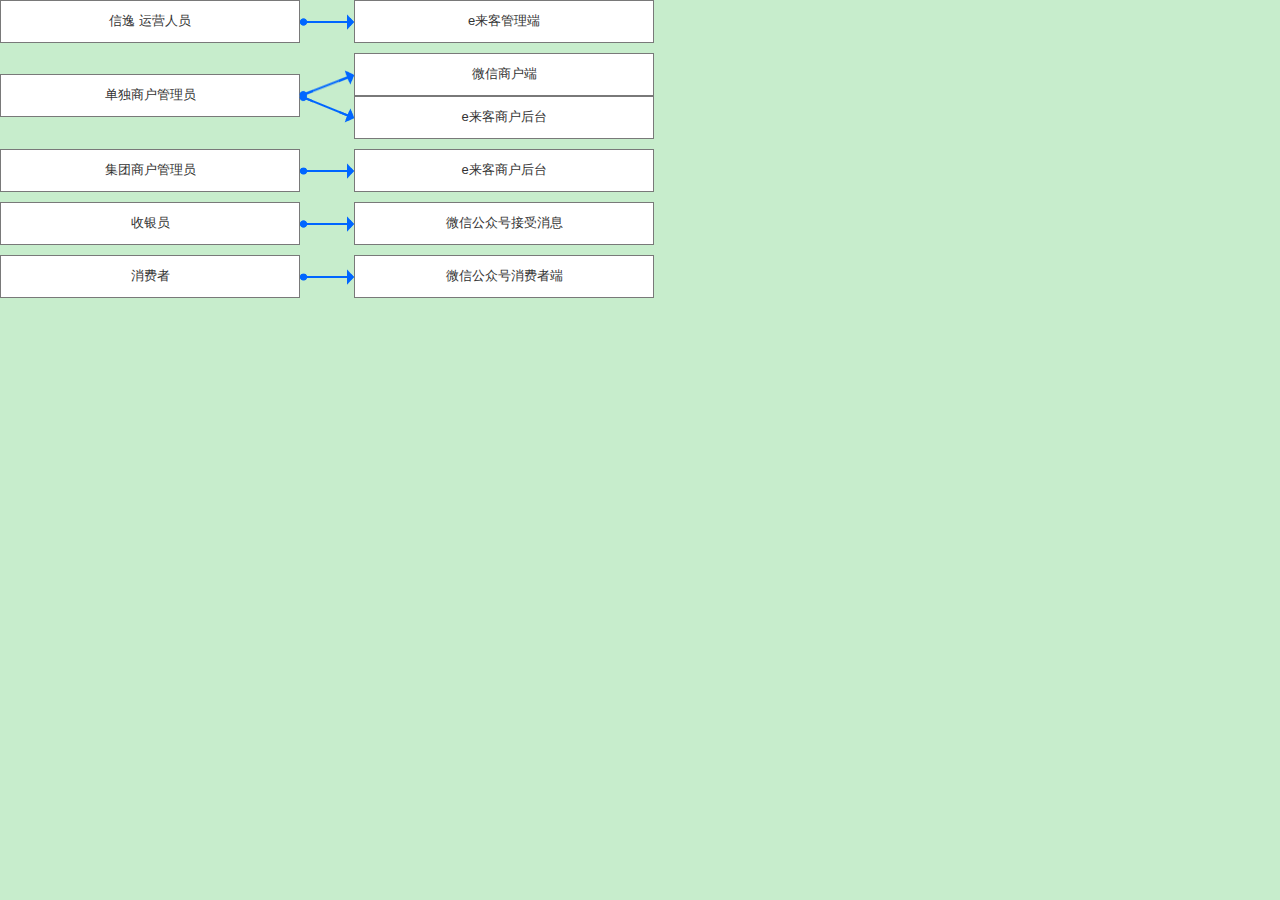
<file: 角色对应的使用终端.html>
﻿<!DOCTYPE html>
<html>
  <head>
    <title>角色对应的使用终端</title>
    <meta http-equiv="X-UA-Compatible" content="IE=edge"/>
    <meta http-equiv="content-type" content="text/html; charset=utf-8"/>
    <meta name="apple-mobile-web-app-capable" content="yes"/>
    <link href="resources/css/jquery-ui-themes.css" type="text/css" rel="stylesheet"/>
    <link href="resources/css/axure_rp_page.css" type="text/css" rel="stylesheet"/>
    <link href="data/styles.css" type="text/css" rel="stylesheet"/>
    <link href="files/角色对应的使用终端/styles.css" type="text/css" rel="stylesheet"/>
    <script src="resources/scripts/jquery-1.7.1.min.js"></script>
    <script src="resources/scripts/jquery-ui-1.8.10.custom.min.js"></script>
    <script src="resources/scripts/axure/axQuery.js"></script>
    <script src="resources/scripts/axure/globals.js"></script>
    <script src="resources/scripts/axutils.js"></script>
    <script src="resources/scripts/axure/annotation.js"></script>
    <script src="resources/scripts/axure/axQuery.std.js"></script>
    <script src="resources/scripts/axure/doc.js"></script>
    <script src="data/document.js"></script>
    <script src="resources/scripts/messagecenter.js"></script>
    <script src="resources/scripts/axure/events.js"></script>
    <script src="resources/scripts/axure/recording.js"></script>
    <script src="resources/scripts/axure/action.js"></script>
    <script src="resources/scripts/axure/expr.js"></script>
    <script src="resources/scripts/axure/geometry.js"></script>
    <script src="resources/scripts/axure/flyout.js"></script>
    <script src="resources/scripts/axure/ie.js"></script>
    <script src="resources/scripts/axure/model.js"></script>
    <script src="resources/scripts/axure/repeater.js"></script>
    <script src="resources/scripts/axure/sto.js"></script>
    <script src="resources/scripts/axure/utils.temp.js"></script>
    <script src="resources/scripts/axure/variables.js"></script>
    <script src="resources/scripts/axure/drag.js"></script>
    <script src="resources/scripts/axure/move.js"></script>
    <script src="resources/scripts/axure/visibility.js"></script>
    <script src="resources/scripts/axure/style.js"></script>
    <script src="resources/scripts/axure/adaptive.js"></script>
    <script src="resources/scripts/axure/tree.js"></script>
    <script src="resources/scripts/axure/init.temp.js"></script>
    <script src="files/角色对应的使用终端/data.js"></script>
    <script src="resources/scripts/axure/legacy.js"></script>
    <script src="resources/scripts/axure/viewer.js"></script>
    <script src="resources/scripts/axure/math.js"></script>
    <script type="text/javascript">
      $axure.utils.getTransparentGifPath = function() { return 'resources/images/transparent.gif'; };
      $axure.utils.getOtherPath = function() { return 'resources/Other.html'; };
      $axure.utils.getReloadPath = function() { return 'resources/reload.html'; };
    </script>
  </head>
  <body>
    <div id="base" class="">

      <!-- Unnamed (Rectangle) -->
      <div id="u1533" class="ax_default box_1">
        <div id="u1533_div" class=""></div>
        <!-- Unnamed () -->
        <div id="u1534" class="text" style="visibility: visible;">
          <p><span>信逸 运营人员</span></p>
        </div>
      </div>

      <!-- Unnamed (Rectangle) -->
      <div id="u1535" class="ax_default box_1">
        <div id="u1535_div" class=""></div>
        <!-- Unnamed () -->
        <div id="u1536" class="text" style="visibility: visible;">
          <p><span>单独商户管理员</span></p>
        </div>
      </div>

      <!-- Unnamed (Rectangle) -->
      <div id="u1537" class="ax_default box_1">
        <div id="u1537_div" class=""></div>
        <!-- Unnamed () -->
        <div id="u1538" class="text" style="visibility: visible;">
          <p><span>集团商户管理员</span></p>
        </div>
      </div>

      <!-- Unnamed (Rectangle) -->
      <div id="u1539" class="ax_default box_1">
        <div id="u1539_div" class=""></div>
        <!-- Unnamed () -->
        <div id="u1540" class="text" style="visibility: visible;">
          <p><span>消费者</span></p>
        </div>
      </div>

      <!-- Unnamed (Rectangle) -->
      <div id="u1541" class="ax_default box_1">
        <div id="u1541_div" class=""></div>
        <!-- Unnamed () -->
        <div id="u1542" class="text" style="visibility: visible;">
          <p><span>收银员</span></p>
        </div>
      </div>

      <!-- Unnamed (Rectangle) -->
      <div id="u1543" class="ax_default box_1">
        <div id="u1543_div" class=""></div>
        <!-- Unnamed () -->
        <div id="u1544" class="text" style="visibility: visible;">
          <p><span>e来客管理端</span></p>
        </div>
      </div>

      <!-- Unnamed (Connector) -->
      <div id="u1545" class="ax_default connector">
        <img id="u1545_seg0" class="img " src="images/角色对应的使用终端/u1545_seg0.png" alt="u1545_seg0"/>
        <img id="u1545_seg1" class="img " src="images/角色对应的使用终端/u1545_seg1.png" alt="u1545_seg1"/>
        <img id="u1545_seg2" class="img " src="images/角色对应的使用终端/u1545_seg2.png" alt="u1545_seg2"/>
        <!-- Unnamed () -->
        <div id="u1546" class="text" style="display: none; visibility: hidden">
          <p><span></span></p>
        </div>
      </div>

      <!-- Unnamed (Rectangle) -->
      <div id="u1547" class="ax_default box_1">
        <div id="u1547_div" class=""></div>
        <!-- Unnamed () -->
        <div id="u1548" class="text" style="visibility: visible;">
          <p><span>微信商户端</span></p>
        </div>
      </div>

      <!-- Unnamed (Connector) -->
      <div id="u1549" class="ax_default connector">
        <img id="u1549_seg0" class="img " src="images/角色对应的使用终端/u1549_seg0.png" alt="u1549_seg0"/>
        <img id="u1549_seg1" class="img " src="images/角色对应的使用终端/u1549_seg1.png" alt="u1549_seg1"/>
        <img id="u1549_seg2" class="img " src="images/角色对应的使用终端/u1549_seg2.png" alt="u1549_seg2"/>
        <!-- Unnamed () -->
        <div id="u1550" class="text" style="display: none; visibility: hidden">
          <p><span></span></p>
        </div>
      </div>

      <!-- Unnamed (Rectangle) -->
      <div id="u1551" class="ax_default box_1">
        <div id="u1551_div" class=""></div>
        <!-- Unnamed () -->
        <div id="u1552" class="text" style="visibility: visible;">
          <p><span>e来客商户后台</span></p>
        </div>
      </div>

      <!-- Unnamed (Connector) -->
      <div id="u1553" class="ax_default connector">
        <img id="u1553_seg0" class="img " src="images/角色对应的使用终端/u1553_seg0.png" alt="u1553_seg0"/>
        <img id="u1553_seg1" class="img " src="images/角色对应的使用终端/u1553_seg1.png" alt="u1553_seg1"/>
        <img id="u1553_seg2" class="img " src="images/角色对应的使用终端/u1553_seg2.png" alt="u1553_seg2"/>
        <!-- Unnamed () -->
        <div id="u1554" class="text" style="display: none; visibility: hidden">
          <p><span></span></p>
        </div>
      </div>

      <!-- Unnamed (Rectangle) -->
      <div id="u1555" class="ax_default box_1">
        <div id="u1555_div" class=""></div>
        <!-- Unnamed () -->
        <div id="u1556" class="text" style="visibility: visible;">
          <p><span>e来客商户后台</span></p>
        </div>
      </div>

      <!-- Unnamed (Connector) -->
      <div id="u1557" class="ax_default connector">
        <img id="u1557_seg0" class="img " src="images/角色对应的使用终端/u1557_seg0.png" alt="u1557_seg0"/>
        <img id="u1557_seg1" class="img " src="images/角色对应的使用终端/u1545_seg1.png" alt="u1557_seg1"/>
        <img id="u1557_seg2" class="img " src="images/角色对应的使用终端/u1545_seg2.png" alt="u1557_seg2"/>
        <!-- Unnamed () -->
        <div id="u1558" class="text" style="display: none; visibility: hidden">
          <p><span></span></p>
        </div>
      </div>

      <!-- Unnamed (Rectangle) -->
      <div id="u1559" class="ax_default box_1">
        <div id="u1559_div" class=""></div>
        <!-- Unnamed () -->
        <div id="u1560" class="text" style="visibility: visible;">
          <p><span>微信公众号接受消息</span></p>
        </div>
      </div>

      <!-- Unnamed (Connector) -->
      <div id="u1561" class="ax_default connector">
        <img id="u1561_seg0" class="img " src="images/角色对应的使用终端/u1545_seg0.png" alt="u1561_seg0"/>
        <img id="u1561_seg1" class="img " src="images/角色对应的使用终端/u1545_seg1.png" alt="u1561_seg1"/>
        <img id="u1561_seg2" class="img " src="images/角色对应的使用终端/u1545_seg2.png" alt="u1561_seg2"/>
        <!-- Unnamed () -->
        <div id="u1562" class="text" style="display: none; visibility: hidden">
          <p><span></span></p>
        </div>
      </div>

      <!-- Unnamed (Rectangle) -->
      <div id="u1563" class="ax_default box_1">
        <div id="u1563_div" class=""></div>
        <!-- Unnamed () -->
        <div id="u1564" class="text" style="visibility: visible;">
          <p><span>微信公众号消费者端</span></p>
        </div>
      </div>

      <!-- Unnamed (Connector) -->
      <div id="u1565" class="ax_default connector">
        <img id="u1565_seg0" class="img " src="images/角色对应的使用终端/u1557_seg0.png" alt="u1565_seg0"/>
        <img id="u1565_seg1" class="img " src="images/角色对应的使用终端/u1545_seg1.png" alt="u1565_seg1"/>
        <img id="u1565_seg2" class="img " src="images/角色对应的使用终端/u1545_seg2.png" alt="u1565_seg2"/>
        <!-- Unnamed () -->
        <div id="u1566" class="text" style="display: none; visibility: hidden">
          <p><span></span></p>
        </div>
      </div>
    </div>
  </body>
</html>
</file>
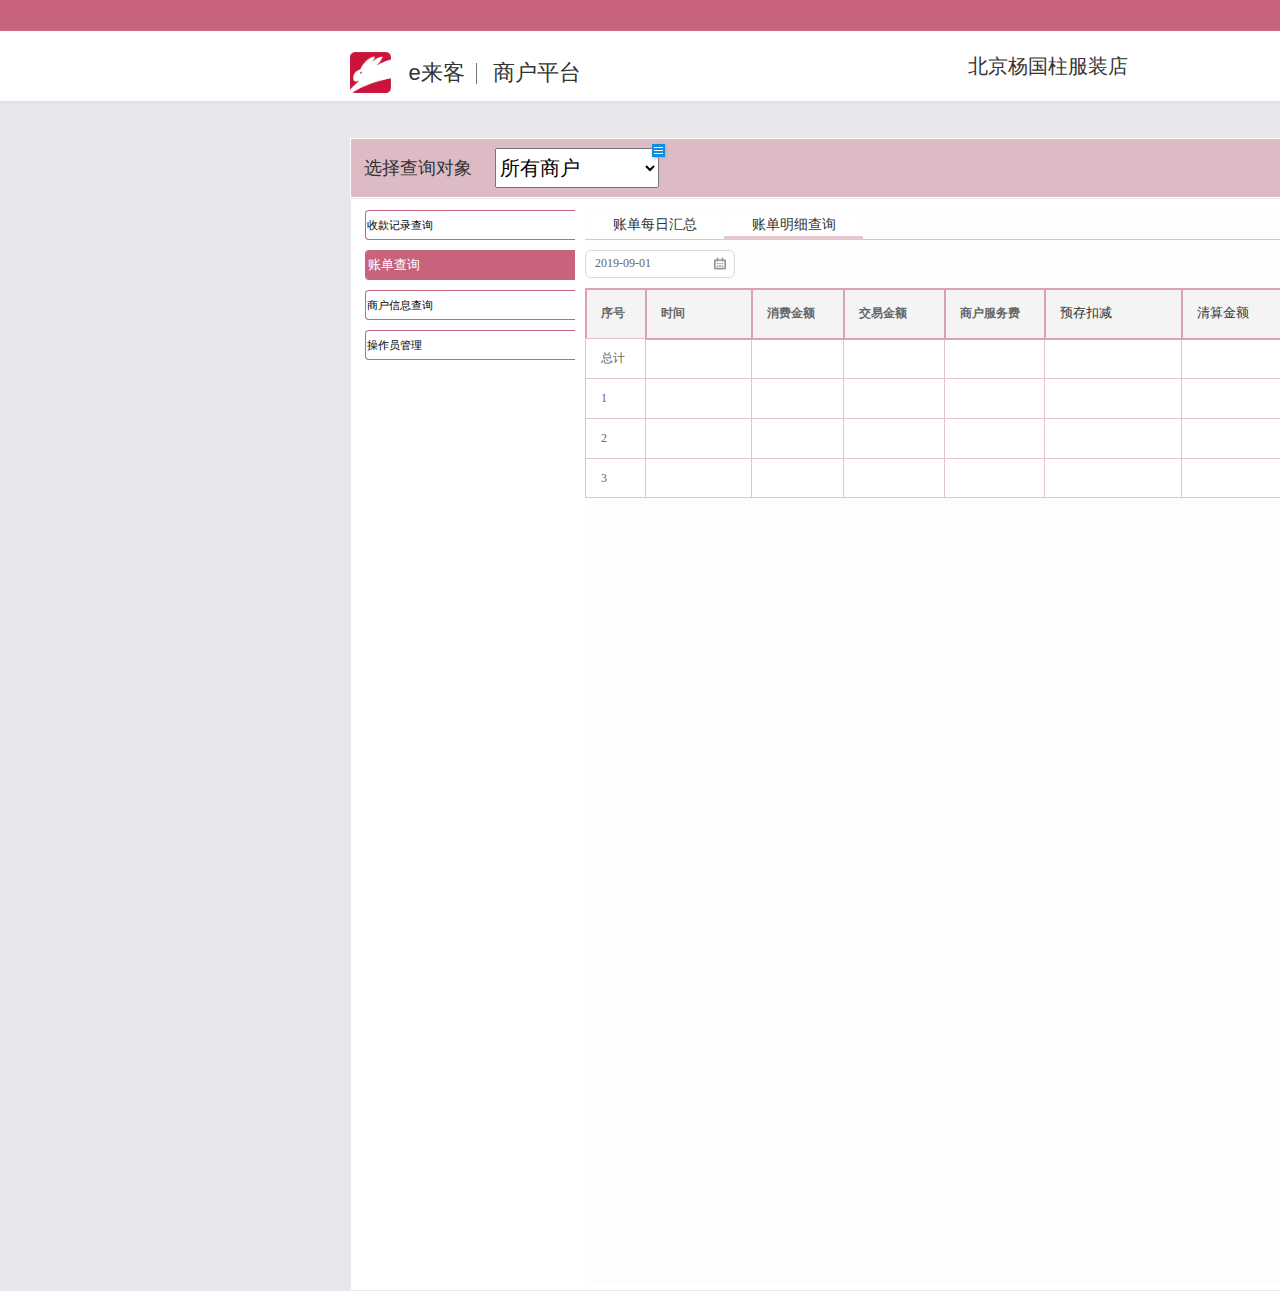
<file: 账单查询-账单明细查询.html>
﻿<!DOCTYPE html>
<html>
  <head>
    <title>账单查询-账单明细查询</title>
    <meta http-equiv="X-UA-Compatible" content="IE=edge"/>
    <meta http-equiv="content-type" content="text/html; charset=utf-8"/>
    <meta name="apple-mobile-web-app-capable" content="yes"/>
    <link href="resources/css/jquery-ui-themes.css" type="text/css" rel="stylesheet"/>
    <link href="resources/css/axure_rp_page.css" type="text/css" rel="stylesheet"/>
    <link href="data/styles.css" type="text/css" rel="stylesheet"/>
    <link href="files/账单查询-账单明细查询/styles.css" type="text/css" rel="stylesheet"/>
    <script src="resources/scripts/jquery-1.7.1.min.js"></script>
    <script src="resources/scripts/jquery-ui-1.8.10.custom.min.js"></script>
    <script src="resources/scripts/axure/axQuery.js"></script>
    <script src="resources/scripts/axure/globals.js"></script>
    <script src="resources/scripts/axutils.js"></script>
    <script src="resources/scripts/axure/annotation.js"></script>
    <script src="resources/scripts/axure/axQuery.std.js"></script>
    <script src="resources/scripts/axure/doc.js"></script>
    <script src="data/document.js"></script>
    <script src="resources/scripts/messagecenter.js"></script>
    <script src="resources/scripts/axure/events.js"></script>
    <script src="resources/scripts/axure/recording.js"></script>
    <script src="resources/scripts/axure/action.js"></script>
    <script src="resources/scripts/axure/expr.js"></script>
    <script src="resources/scripts/axure/geometry.js"></script>
    <script src="resources/scripts/axure/flyout.js"></script>
    <script src="resources/scripts/axure/ie.js"></script>
    <script src="resources/scripts/axure/model.js"></script>
    <script src="resources/scripts/axure/repeater.js"></script>
    <script src="resources/scripts/axure/sto.js"></script>
    <script src="resources/scripts/axure/utils.temp.js"></script>
    <script src="resources/scripts/axure/variables.js"></script>
    <script src="resources/scripts/axure/drag.js"></script>
    <script src="resources/scripts/axure/move.js"></script>
    <script src="resources/scripts/axure/visibility.js"></script>
    <script src="resources/scripts/axure/style.js"></script>
    <script src="resources/scripts/axure/adaptive.js"></script>
    <script src="resources/scripts/axure/tree.js"></script>
    <script src="resources/scripts/axure/init.temp.js"></script>
    <script src="files/账单查询-账单明细查询/data.js"></script>
    <script src="resources/scripts/axure/legacy.js"></script>
    <script src="resources/scripts/axure/viewer.js"></script>
    <script src="resources/scripts/axure/math.js"></script>
    <script type="text/javascript">
      $axure.utils.getTransparentGifPath = function() { return 'resources/images/transparent.gif'; };
      $axure.utils.getOtherPath = function() { return 'resources/Other.html'; };
      $axure.utils.getReloadPath = function() { return 'resources/reload.html'; };
    </script>
  </head>
  <body>
    <div id="base" class="">

      <!-- Unnamed (主要背景) -->

      <!-- Unnamed (Rectangle) -->
      <div id="u623" class="ax_default box_1">
        <div id="u623_div" class=""></div>
        <!-- Unnamed () -->
        <div id="u624" class="text" style="display: none; visibility: hidden">
          <p><span></span></p>
        </div>
      </div>

      <!-- Unnamed (Dynamic Panel) -->
      <div id="u625" class="ax_default">
        <div id="u625_state0" class="panel_state" data-label="State1">
          <div id="u625_state0_content" class="panel_state_content">

            <!-- Unnamed (Group) -->
            <div id="u626" class="ax_default">

              <!-- Unnamed (Rectangle) -->
              <div id="u627" class="ax_default box_1">
                <div id="u627_div" class=""></div>
                <!-- Unnamed () -->
                <div id="u628" class="text" style="visibility: visible;">
                  <p><span>消息中心</span></p>
                </div>
              </div>

              <!-- Unnamed (Placeholder) -->
              <div id="u629" class="ax_default placeholder">
                <img id="u629_img" class="img " src="images/登录/u3.png"/>
                <!-- Unnamed () -->
                <div id="u630" class="text" style="display: none; visibility: hidden">
                  <p><span></span></p>
                </div>
              </div>
            </div>

            <!-- Unnamed (Group) -->
            <div id="u631" class="ax_default">

              <!-- Unnamed (Rectangle) -->
              <div id="u632" class="ax_default box_1">
                <div id="u632_div" class=""></div>
                <!-- Unnamed () -->
                <div id="u633" class="text" style="visibility: visible;">
                  <p><span>帮助中心</span></p>
                </div>
              </div>

              <!-- Unnamed (Placeholder) -->
              <div id="u634" class="ax_default placeholder">
                <img id="u634_img" class="img " src="images/登录/u3.png"/>
                <!-- Unnamed () -->
                <div id="u635" class="text" style="display: none; visibility: hidden">
                  <p><span></span></p>
                </div>
              </div>
            </div>

            <!-- Unnamed (Rectangle) -->
            <div id="u636" class="ax_default box_1">
              <div id="u636_div" class=""></div>
              <!-- Unnamed () -->
              <div id="u637" class="text" style="display: none; visibility: hidden">
                <p><span></span></p>
              </div>
            </div>

            <!-- Unnamed (Rectangle) -->
            <div id="u638" class="ax_default box_1">
              <div id="u638_div" class=""></div>
              <!-- Unnamed () -->
              <div id="u639" class="text" style="visibility: visible;">
                <p><span>你好，xinyikeji&nbsp;&nbsp; </span></p>
              </div>
            </div>

            <!-- Unnamed (Rectangle) -->
            <div id="u640" class="ax_default box_1">
              <div id="u640_div" class=""></div>
              <!-- Unnamed () -->
              <div id="u641" class="text" style="display: none; visibility: hidden">
                <p><span></span></p>
              </div>
            </div>

            <!-- Unnamed (Rectangle) -->
            <div id="u642" class="ax_default box_1">
              <div id="u642_div" class=""></div>
              <!-- Unnamed () -->
              <div id="u643" class="text" style="visibility: visible;">
                <p><span>北京杨国柱服装店</span></p>
              </div>
            </div>

            <!-- Unnamed (Group) -->
            <div id="u644" class="ax_default">

              <!-- Unnamed (Group) -->
              <div id="u645" class="ax_default">

                <!-- Unnamed (Rectangle) -->
                <div id="u646" class="ax_default box_1">
                  <div id="u646_div" class=""></div>
                  <!-- Unnamed () -->
                  <div id="u647" class="text" style="visibility: visible;">
                    <p><span>e来客 </span></p>
                  </div>
                </div>

                <!-- Unnamed (Rectangle) -->
                <div id="u648" class="ax_default box_1">
                  <div id="u648_div" class=""></div>
                  <!-- Unnamed () -->
                  <div id="u649" class="text" style="visibility: visible;">
                    <p><span>商户平台</span></p>
                  </div>
                </div>
              </div>

              <!-- Unnamed (Image) -->
              <div id="u650" class="ax_default image1">
                <img id="u650_img" class="img " src="images/登录/u17.png"/>
                <!-- Unnamed () -->
                <div id="u651" class="text" style="display: none; visibility: hidden">
                  <p><span></span></p>
                </div>
              </div>
            </div>

            <!-- Unnamed (Vertical Line) -->
            <div id="u652" class="ax_default line">
              <img id="u652_img" class="img " src="images/登录/u19.png"/>
              <!-- Unnamed () -->
              <div id="u653" class="text" style="display: none; visibility: hidden">
                <p><span></span></p>
              </div>
            </div>

            <!-- Unnamed (Paragraph) -->
            <div id="u654" class="ax_default paragraph">
              <img id="u654_img" class="img " src="images/收款记录查询/u76.png"/>
              <!-- Unnamed () -->
              <div id="u655" class="text" style="visibility: visible;">
                <p><span>退出</span></p>
              </div>
            </div>
          </div>
        </div>
      </div>

      <!-- Unnamed (Rectangle) -->
      <div id="u656" class="ax_default box_1">
        <div id="u656_div" class=""></div>
        <!-- Unnamed () -->
        <div id="u657" class="text" style="display: none; visibility: hidden">
          <p><span></span></p>
        </div>
      </div>

      <!-- Unnamed (Rectangle) -->
      <div id="u658" class="ax_default box_1">
        <div id="u658_div" class=""></div>
        <!-- Unnamed () -->
        <div id="u659" class="text" style="display: none; visibility: hidden">
          <p><span></span></p>
        </div>
      </div>

      <!-- Unnamed (Group) -->
      <div id="u660" class="ax_default">

        <!-- Unnamed (Droplist) -->
        <div id="u661" class="ax_default droplist">
          <select id="u661_input">
            <option selected value="所有商户">所有商户</option>
            <option value="分店1">分店1</option>
            <option value="分店2">分店2</option>
          </select>
        </div>

        <!-- Unnamed (Droplist) [footnote] -->
        <div id="u661_ann" class="annotation"></div>

        <!-- Unnamed (Rectangle) -->
        <div id="u662" class="ax_default label">
          <div id="u662_div" class=""></div>
          <!-- Unnamed () -->
          <div id="u663" class="text" style="visibility: visible;">
            <p><span>选择查询对象</span></p>
          </div>
        </div>
      </div>

      <!-- Unnamed (Rectangle) -->
      <div id="u664" class="ax_default box_1">
        <img id="u664_img" class="img " src="images/收款记录查询/u86.png"/>
        <!-- Unnamed () -->
        <div id="u665" class="text" style="display: none; visibility: hidden">
          <p><span></span></p>
        </div>
      </div>

      <!-- Unnamed (左侧导航) -->

      <!-- Unnamed (Rectangle) -->
      <div id="u667" class="ax_default box_1">
        <div id="u667_div" class=""></div>
        <!-- Unnamed () -->
        <div id="u668" class="text" style="visibility: visible;">
          <p><span>收款记录查询</span></p>
        </div>
      </div>

      <!-- Unnamed (Rectangle) -->
      <div id="u669" class="ax_default box_1">
        <div id="u669_div" class=""></div>
        <!-- Unnamed () -->
        <div id="u670" class="text" style="visibility: visible;">
          <p><span>账单查询</span></p>
        </div>
      </div>

      <!-- Unnamed (Rectangle) -->
      <div id="u671" class="ax_default box_1">
        <div id="u671_div" class=""></div>
        <!-- Unnamed () -->
        <div id="u672" class="text" style="visibility: visible;">
          <p><span>操作员管理</span></p>
        </div>
      </div>

      <!-- Unnamed (Rectangle) -->
      <div id="u673" class="ax_default box_1">
        <div id="u673_div" class=""></div>
        <!-- Unnamed () -->
        <div id="u674" class="text" style="visibility: visible;">
          <p><span>商户信息查询</span></p>
        </div>
      </div>

      <!-- Unnamed (Rectangle) -->
      <div id="u675" class="ax_default box_3">
        <div id="u675_div" class=""></div>
        <!-- Unnamed () -->
        <div id="u676" class="text" style="visibility: visible;">
          <p><span>账单查询</span></p>
        </div>
      </div>

      <!-- Unnamed (Rectangle) -->
      <div id="u677" class="ax_default box_1">
        <img id="u677_img" class="img " src="images/账单查询-账单每日汇总/u523.png"/>
        <!-- Unnamed () -->
        <div id="u678" class="text" style="visibility: visible;">
          <p><span>账单每日汇总</span></p>
        </div>
      </div>

      <!-- Unnamed (Rectangle) -->
      <div id="u679" class="ax_default box_1">
        <img id="u679_img" class="img " src="images/账单查询-账单每日汇总/u523.png"/>
        <!-- Unnamed () -->
        <div id="u680" class="text" style="visibility: visible;">
          <p><span>账单明细查询</span></p>
        </div>
      </div>

      <!-- Unnamed (Horizontal Line) -->
      <div id="u681" class="ax_default line">
        <img id="u681_img" class="img " src="images/账单查询-账单每日汇总/u527.png"/>
        <!-- Unnamed () -->
        <div id="u682" class="text" style="display: none; visibility: hidden">
          <p><span></span></p>
        </div>
      </div>

      <!-- Unnamed (Horizontal Line) -->
      <div id="u683" class="ax_default line">
        <img id="u683_img" class="img " src="images/账单查询-账单每日汇总/u529.png"/>
        <!-- Unnamed () -->
        <div id="u684" class="text" style="display: none; visibility: hidden">
          <p><span></span></p>
        </div>
      </div>

      <!-- Unnamed (Table) -->
      <div id="u685" class="ax_default table">

        <!-- Unnamed (Table Cell) -->
        <div id="u686" class="ax_default table_cell">
          <img id="u686_img" class="img " src="images/账单查询-账单明细查询/u686.png"/>
          <!-- Unnamed () -->
          <div id="u687" class="text" style="visibility: visible;">
            <p><span>序号</span></p>
          </div>
        </div>

        <!-- Unnamed (Table Cell) -->
        <div id="u688" class="ax_default table_cell">
          <img id="u688_img" class="img " src="images/账单查询-账单明细查询/u688.png"/>
          <!-- Unnamed () -->
          <div id="u689" class="text" style="visibility: visible;">
            <p><span>时间</span></p>
          </div>
        </div>

        <!-- Unnamed (Table Cell) -->
        <div id="u690" class="ax_default table_cell">
          <img id="u690_img" class="img " src="images/账单查询-账单明细查询/u690.png"/>
          <!-- Unnamed () -->
          <div id="u691" class="text" style="visibility: visible;">
            <p><span>消费金额</span></p>
          </div>
        </div>

        <!-- Unnamed (Table Cell) -->
        <div id="u692" class="ax_default table_cell">
          <img id="u692_img" class="img " src="images/账单查询-账单明细查询/u692.png"/>
          <!-- Unnamed () -->
          <div id="u693" class="text" style="visibility: visible;">
            <p><span>交易金额</span></p>
          </div>
        </div>

        <!-- Unnamed (Table Cell) -->
        <div id="u694" class="ax_default table_cell">
          <img id="u694_img" class="img " src="images/账单查询-账单明细查询/u694.png"/>
          <!-- Unnamed () -->
          <div id="u695" class="text" style="visibility: visible;">
            <p><span>商户服务费</span></p>
          </div>
        </div>

        <!-- Unnamed (Table Cell) -->
        <div id="u696" class="ax_default table_cell">
          <img id="u696_img" class="img " src="images/账单查询-账单明细查询/u696.png"/>
          <!-- Unnamed () -->
          <div id="u697" class="text" style="visibility: visible;">
            <p><span>预存扣减</span></p>
          </div>
        </div>

        <!-- Unnamed (Table Cell) -->
        <div id="u698" class="ax_default table_cell">
          <img id="u698_img" class="img " src="images/账单查询-账单明细查询/u698.png"/>
          <!-- Unnamed () -->
          <div id="u699" class="text" style="visibility: visible;">
            <p><span>清算金额</span></p>
          </div>
        </div>

        <!-- Unnamed (Table Cell) -->
        <div id="u700" class="ax_default table_cell">
          <img id="u700_img" class="img " src="images/账单查询-账单明细查询/u700.png"/>
          <!-- Unnamed () -->
          <div id="u701" class="text" style="visibility: visible;">
            <p><span>信逸补贴</span></p>
          </div>
        </div>

        <!-- Unnamed (Table Cell) -->
        <div id="u702" class="ax_default table_cell">
          <img id="u702_img" class="img " src="images/账单查询-账单明细查询/u702.png"/>
          <!-- Unnamed () -->
          <div id="u703" class="text" style="visibility: visible;">
            <p><span>银行补贴</span></p>
          </div>
        </div>

        <!-- Unnamed (Table Cell) -->
        <div id="u704" class="ax_default table_cell">
          <img id="u704_img" class="img " src="images/账单查询-账单每日汇总/u550.png"/>
          <!-- Unnamed () -->
          <div id="u705" class="text" style="visibility: visible;">
            <p><span>总计</span></p>
          </div>
        </div>

        <!-- Unnamed (Table Cell) -->
        <div id="u706" class="ax_default table_cell">
          <img id="u706_img" class="img " src="images/账单查询-账单明细查询/u706.png"/>
          <!-- Unnamed () -->
          <div id="u707" class="text" style="display: none; visibility: hidden">
            <p><span></span></p>
          </div>
        </div>

        <!-- Unnamed (Table Cell) -->
        <div id="u708" class="ax_default table_cell">
          <img id="u708_img" class="img " src="images/账单查询-账单明细查询/u708.png"/>
          <!-- Unnamed () -->
          <div id="u709" class="text" style="display: none; visibility: hidden">
            <p><span></span></p>
          </div>
        </div>

        <!-- Unnamed (Table Cell) -->
        <div id="u710" class="ax_default table_cell">
          <img id="u710_img" class="img " src="images/账单查询-账单明细查询/u710.png"/>
          <!-- Unnamed () -->
          <div id="u711" class="text" style="display: none; visibility: hidden">
            <p><span></span></p>
          </div>
        </div>

        <!-- Unnamed (Table Cell) -->
        <div id="u712" class="ax_default table_cell">
          <img id="u712_img" class="img " src="images/账单查询-账单每日汇总/u558.png"/>
          <!-- Unnamed () -->
          <div id="u713" class="text" style="display: none; visibility: hidden">
            <p><span></span></p>
          </div>
        </div>

        <!-- Unnamed (Table Cell) -->
        <div id="u714" class="ax_default table_cell">
          <img id="u714_img" class="img " src="images/账单查询-账单每日汇总/u560.png"/>
          <!-- Unnamed () -->
          <div id="u715" class="text" style="display: none; visibility: hidden">
            <p><span></span></p>
          </div>
        </div>

        <!-- Unnamed (Table Cell) -->
        <div id="u716" class="ax_default table_cell">
          <img id="u716_img" class="img " src="images/账单查询-账单每日汇总/u562.png"/>
          <!-- Unnamed () -->
          <div id="u717" class="text" style="display: none; visibility: hidden">
            <p><span></span></p>
          </div>
        </div>

        <!-- Unnamed (Table Cell) -->
        <div id="u718" class="ax_default table_cell">
          <img id="u718_img" class="img " src="images/账单查询-账单每日汇总/u564.png"/>
          <!-- Unnamed () -->
          <div id="u719" class="text" style="display: none; visibility: hidden">
            <p><span></span></p>
          </div>
        </div>

        <!-- Unnamed (Table Cell) -->
        <div id="u720" class="ax_default table_cell">
          <img id="u720_img" class="img " src="images/账单查询-账单每日汇总/u566.png"/>
          <!-- Unnamed () -->
          <div id="u721" class="text" style="display: none; visibility: hidden">
            <p><span></span></p>
          </div>
        </div>

        <!-- Unnamed (Table Cell) -->
        <div id="u722" class="ax_default table_cell">
          <img id="u722_img" class="img " src="images/账单查询-账单每日汇总/u550.png"/>
          <!-- Unnamed () -->
          <div id="u723" class="text" style="visibility: visible;">
            <p><span>1</span></p>
          </div>
        </div>

        <!-- Unnamed (Table Cell) -->
        <div id="u724" class="ax_default table_cell">
          <img id="u724_img" class="img " src="images/账单查询-账单明细查询/u724.png"/>
          <!-- Unnamed () -->
          <div id="u725" class="text" style="display: none; visibility: hidden">
            <p><span></span></p>
          </div>
        </div>

        <!-- Unnamed (Table Cell) -->
        <div id="u726" class="ax_default table_cell">
          <img id="u726_img" class="img " src="images/账单查询-账单明细查询/u726.png"/>
          <!-- Unnamed () -->
          <div id="u727" class="text" style="display: none; visibility: hidden">
            <p><span></span></p>
          </div>
        </div>

        <!-- Unnamed (Table Cell) -->
        <div id="u728" class="ax_default table_cell">
          <img id="u728_img" class="img " src="images/账单查询-账单明细查询/u728.png"/>
          <!-- Unnamed () -->
          <div id="u729" class="text" style="display: none; visibility: hidden">
            <p><span></span></p>
          </div>
        </div>

        <!-- Unnamed (Table Cell) -->
        <div id="u730" class="ax_default table_cell">
          <img id="u730_img" class="img " src="images/账单查询-账单每日汇总/u576.png"/>
          <!-- Unnamed () -->
          <div id="u731" class="text" style="display: none; visibility: hidden">
            <p><span></span></p>
          </div>
        </div>

        <!-- Unnamed (Table Cell) -->
        <div id="u732" class="ax_default table_cell">
          <img id="u732_img" class="img " src="images/账单查询-账单每日汇总/u578.png"/>
          <!-- Unnamed () -->
          <div id="u733" class="text" style="display: none; visibility: hidden">
            <p><span></span></p>
          </div>
        </div>

        <!-- Unnamed (Table Cell) -->
        <div id="u734" class="ax_default table_cell">
          <img id="u734_img" class="img " src="images/账单查询-账单每日汇总/u580.png"/>
          <!-- Unnamed () -->
          <div id="u735" class="text" style="display: none; visibility: hidden">
            <p><span></span></p>
          </div>
        </div>

        <!-- Unnamed (Table Cell) -->
        <div id="u736" class="ax_default table_cell">
          <img id="u736_img" class="img " src="images/账单查询-账单每日汇总/u582.png"/>
          <!-- Unnamed () -->
          <div id="u737" class="text" style="display: none; visibility: hidden">
            <p><span></span></p>
          </div>
        </div>

        <!-- Unnamed (Table Cell) -->
        <div id="u738" class="ax_default table_cell">
          <img id="u738_img" class="img " src="images/账单查询-账单每日汇总/u584.png"/>
          <!-- Unnamed () -->
          <div id="u739" class="text" style="display: none; visibility: hidden">
            <p><span></span></p>
          </div>
        </div>

        <!-- Unnamed (Table Cell) -->
        <div id="u740" class="ax_default table_cell">
          <img id="u740_img" class="img " src="images/账单查询-账单每日汇总/u550.png"/>
          <!-- Unnamed () -->
          <div id="u741" class="text" style="visibility: visible;">
            <p><span>2</span></p>
          </div>
        </div>

        <!-- Unnamed (Table Cell) -->
        <div id="u742" class="ax_default table_cell">
          <img id="u742_img" class="img " src="images/账单查询-账单明细查询/u724.png"/>
          <!-- Unnamed () -->
          <div id="u743" class="text" style="display: none; visibility: hidden">
            <p><span></span></p>
          </div>
        </div>

        <!-- Unnamed (Table Cell) -->
        <div id="u744" class="ax_default table_cell">
          <img id="u744_img" class="img " src="images/账单查询-账单明细查询/u726.png"/>
          <!-- Unnamed () -->
          <div id="u745" class="text" style="display: none; visibility: hidden">
            <p><span></span></p>
          </div>
        </div>

        <!-- Unnamed (Table Cell) -->
        <div id="u746" class="ax_default table_cell">
          <img id="u746_img" class="img " src="images/账单查询-账单明细查询/u728.png"/>
          <!-- Unnamed () -->
          <div id="u747" class="text" style="display: none; visibility: hidden">
            <p><span></span></p>
          </div>
        </div>

        <!-- Unnamed (Table Cell) -->
        <div id="u748" class="ax_default table_cell">
          <img id="u748_img" class="img " src="images/账单查询-账单每日汇总/u576.png"/>
          <!-- Unnamed () -->
          <div id="u749" class="text" style="display: none; visibility: hidden">
            <p><span></span></p>
          </div>
        </div>

        <!-- Unnamed (Table Cell) -->
        <div id="u750" class="ax_default table_cell">
          <img id="u750_img" class="img " src="images/账单查询-账单每日汇总/u578.png"/>
          <!-- Unnamed () -->
          <div id="u751" class="text" style="display: none; visibility: hidden">
            <p><span></span></p>
          </div>
        </div>

        <!-- Unnamed (Table Cell) -->
        <div id="u752" class="ax_default table_cell">
          <img id="u752_img" class="img " src="images/账单查询-账单每日汇总/u580.png"/>
          <!-- Unnamed () -->
          <div id="u753" class="text" style="display: none; visibility: hidden">
            <p><span></span></p>
          </div>
        </div>

        <!-- Unnamed (Table Cell) -->
        <div id="u754" class="ax_default table_cell">
          <img id="u754_img" class="img " src="images/账单查询-账单每日汇总/u582.png"/>
          <!-- Unnamed () -->
          <div id="u755" class="text" style="display: none; visibility: hidden">
            <p><span></span></p>
          </div>
        </div>

        <!-- Unnamed (Table Cell) -->
        <div id="u756" class="ax_default table_cell">
          <img id="u756_img" class="img " src="images/账单查询-账单每日汇总/u584.png"/>
          <!-- Unnamed () -->
          <div id="u757" class="text" style="display: none; visibility: hidden">
            <p><span></span></p>
          </div>
        </div>

        <!-- Unnamed (Table Cell) -->
        <div id="u758" class="ax_default table_cell">
          <img id="u758_img" class="img " src="images/账单查询-账单每日汇总/u604.png"/>
          <!-- Unnamed () -->
          <div id="u759" class="text" style="visibility: visible;">
            <p><span>3</span></p>
          </div>
        </div>

        <!-- Unnamed (Table Cell) -->
        <div id="u760" class="ax_default table_cell">
          <img id="u760_img" class="img " src="images/账单查询-账单明细查询/u760.png"/>
          <!-- Unnamed () -->
          <div id="u761" class="text" style="display: none; visibility: hidden">
            <p><span></span></p>
          </div>
        </div>

        <!-- Unnamed (Table Cell) -->
        <div id="u762" class="ax_default table_cell">
          <img id="u762_img" class="img " src="images/账单查询-账单明细查询/u762.png"/>
          <!-- Unnamed () -->
          <div id="u763" class="text" style="display: none; visibility: hidden">
            <p><span></span></p>
          </div>
        </div>

        <!-- Unnamed (Table Cell) -->
        <div id="u764" class="ax_default table_cell">
          <img id="u764_img" class="img " src="images/账单查询-账单明细查询/u764.png"/>
          <!-- Unnamed () -->
          <div id="u765" class="text" style="display: none; visibility: hidden">
            <p><span></span></p>
          </div>
        </div>

        <!-- Unnamed (Table Cell) -->
        <div id="u766" class="ax_default table_cell">
          <img id="u766_img" class="img " src="images/账单查询-账单每日汇总/u612.png"/>
          <!-- Unnamed () -->
          <div id="u767" class="text" style="display: none; visibility: hidden">
            <p><span></span></p>
          </div>
        </div>

        <!-- Unnamed (Table Cell) -->
        <div id="u768" class="ax_default table_cell">
          <img id="u768_img" class="img " src="images/账单查询-账单每日汇总/u614.png"/>
          <!-- Unnamed () -->
          <div id="u769" class="text" style="display: none; visibility: hidden">
            <p><span></span></p>
          </div>
        </div>

        <!-- Unnamed (Table Cell) -->
        <div id="u770" class="ax_default table_cell">
          <img id="u770_img" class="img " src="images/账单查询-账单每日汇总/u616.png"/>
          <!-- Unnamed () -->
          <div id="u771" class="text" style="display: none; visibility: hidden">
            <p><span></span></p>
          </div>
        </div>

        <!-- Unnamed (Table Cell) -->
        <div id="u772" class="ax_default table_cell">
          <img id="u772_img" class="img " src="images/账单查询-账单每日汇总/u618.png"/>
          <!-- Unnamed () -->
          <div id="u773" class="text" style="display: none; visibility: hidden">
            <p><span></span></p>
          </div>
        </div>

        <!-- Unnamed (Table Cell) -->
        <div id="u774" class="ax_default table_cell">
          <img id="u774_img" class="img " src="images/账单查询-账单每日汇总/u620.png"/>
          <!-- Unnamed () -->
          <div id="u775" class="text" style="display: none; visibility: hidden">
            <p><span></span></p>
          </div>
        </div>
      </div>

      <!-- Unnamed (Group) -->
      <div id="u776" class="ax_default">

        <!-- Unnamed (Rectangle) -->
        <div id="u777" class="ax_default shape1">
          <div id="u777_div" class=""></div>
          <!-- Unnamed () -->
          <div id="u778" class="text" style="visibility: visible;">
            <p><span>2019-09-01</span></p>
          </div>
        </div>

        <!-- Unnamed (Image) -->
        <div id="u779" class="ax_default image">
          <img id="u779_img" class="img " src="images/收款记录查询/u105.png"/>
          <!-- Unnamed () -->
          <div id="u780" class="text" style="display: none; visibility: hidden">
            <p><span></span></p>
          </div>
        </div>
      </div>
    </div>
  </body>
</html>
</file>
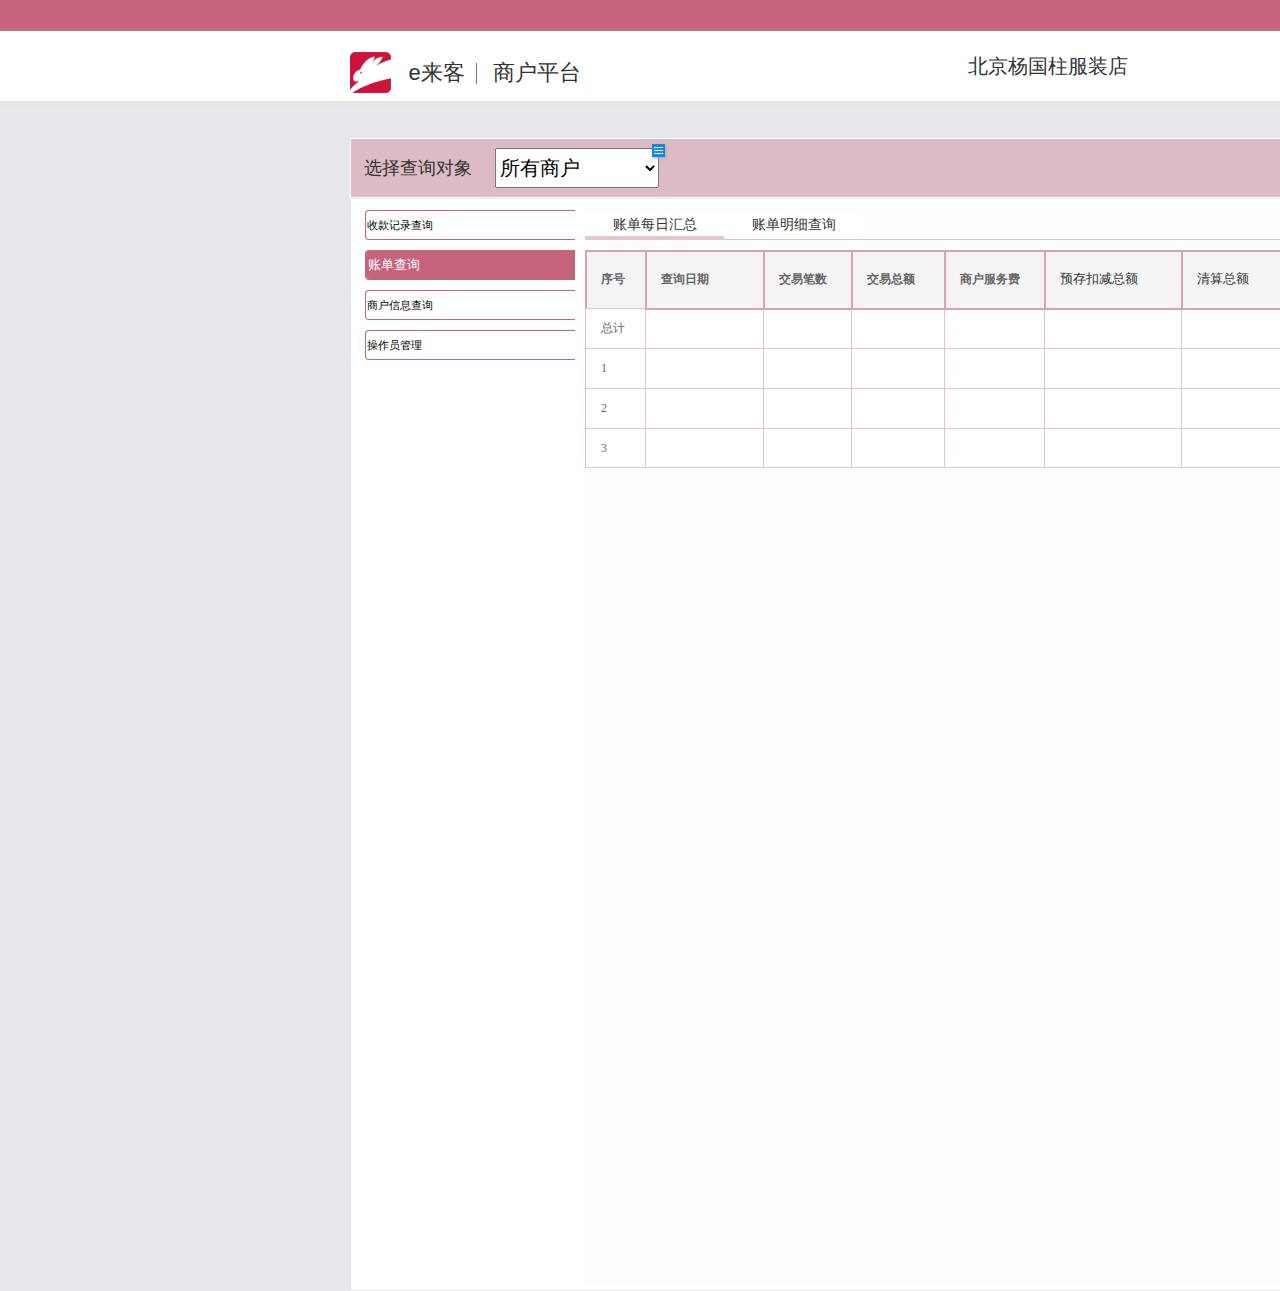
<file: 账单查询-账单每日汇总.html>
﻿<!DOCTYPE html>
<html>
  <head>
    <title>账单查询-账单每日汇总</title>
    <meta http-equiv="X-UA-Compatible" content="IE=edge"/>
    <meta http-equiv="content-type" content="text/html; charset=utf-8"/>
    <meta name="apple-mobile-web-app-capable" content="yes"/>
    <link href="resources/css/jquery-ui-themes.css" type="text/css" rel="stylesheet"/>
    <link href="resources/css/axure_rp_page.css" type="text/css" rel="stylesheet"/>
    <link href="data/styles.css" type="text/css" rel="stylesheet"/>
    <link href="files/账单查询-账单每日汇总/styles.css" type="text/css" rel="stylesheet"/>
    <script src="resources/scripts/jquery-1.7.1.min.js"></script>
    <script src="resources/scripts/jquery-ui-1.8.10.custom.min.js"></script>
    <script src="resources/scripts/axure/axQuery.js"></script>
    <script src="resources/scripts/axure/globals.js"></script>
    <script src="resources/scripts/axutils.js"></script>
    <script src="resources/scripts/axure/annotation.js"></script>
    <script src="resources/scripts/axure/axQuery.std.js"></script>
    <script src="resources/scripts/axure/doc.js"></script>
    <script src="data/document.js"></script>
    <script src="resources/scripts/messagecenter.js"></script>
    <script src="resources/scripts/axure/events.js"></script>
    <script src="resources/scripts/axure/recording.js"></script>
    <script src="resources/scripts/axure/action.js"></script>
    <script src="resources/scripts/axure/expr.js"></script>
    <script src="resources/scripts/axure/geometry.js"></script>
    <script src="resources/scripts/axure/flyout.js"></script>
    <script src="resources/scripts/axure/ie.js"></script>
    <script src="resources/scripts/axure/model.js"></script>
    <script src="resources/scripts/axure/repeater.js"></script>
    <script src="resources/scripts/axure/sto.js"></script>
    <script src="resources/scripts/axure/utils.temp.js"></script>
    <script src="resources/scripts/axure/variables.js"></script>
    <script src="resources/scripts/axure/drag.js"></script>
    <script src="resources/scripts/axure/move.js"></script>
    <script src="resources/scripts/axure/visibility.js"></script>
    <script src="resources/scripts/axure/style.js"></script>
    <script src="resources/scripts/axure/adaptive.js"></script>
    <script src="resources/scripts/axure/tree.js"></script>
    <script src="resources/scripts/axure/init.temp.js"></script>
    <script src="files/账单查询-账单每日汇总/data.js"></script>
    <script src="resources/scripts/axure/legacy.js"></script>
    <script src="resources/scripts/axure/viewer.js"></script>
    <script src="resources/scripts/axure/math.js"></script>
    <script type="text/javascript">
      $axure.utils.getTransparentGifPath = function() { return 'resources/images/transparent.gif'; };
      $axure.utils.getOtherPath = function() { return 'resources/Other.html'; };
      $axure.utils.getReloadPath = function() { return 'resources/reload.html'; };
    </script>
  </head>
  <body>
    <div id="base" class="">

      <!-- Unnamed (主要背景) -->

      <!-- Unnamed (Rectangle) -->
      <div id="u469" class="ax_default box_1">
        <div id="u469_div" class=""></div>
        <!-- Unnamed () -->
        <div id="u470" class="text" style="display: none; visibility: hidden">
          <p><span></span></p>
        </div>
      </div>

      <!-- Unnamed (Dynamic Panel) -->
      <div id="u471" class="ax_default">
        <div id="u471_state0" class="panel_state" data-label="State1">
          <div id="u471_state0_content" class="panel_state_content">

            <!-- Unnamed (Group) -->
            <div id="u472" class="ax_default">

              <!-- Unnamed (Rectangle) -->
              <div id="u473" class="ax_default box_1">
                <div id="u473_div" class=""></div>
                <!-- Unnamed () -->
                <div id="u474" class="text" style="visibility: visible;">
                  <p><span>消息中心</span></p>
                </div>
              </div>

              <!-- Unnamed (Placeholder) -->
              <div id="u475" class="ax_default placeholder">
                <img id="u475_img" class="img " src="images/登录/u3.png"/>
                <!-- Unnamed () -->
                <div id="u476" class="text" style="display: none; visibility: hidden">
                  <p><span></span></p>
                </div>
              </div>
            </div>

            <!-- Unnamed (Group) -->
            <div id="u477" class="ax_default">

              <!-- Unnamed (Rectangle) -->
              <div id="u478" class="ax_default box_1">
                <div id="u478_div" class=""></div>
                <!-- Unnamed () -->
                <div id="u479" class="text" style="visibility: visible;">
                  <p><span>帮助中心</span></p>
                </div>
              </div>

              <!-- Unnamed (Placeholder) -->
              <div id="u480" class="ax_default placeholder">
                <img id="u480_img" class="img " src="images/登录/u3.png"/>
                <!-- Unnamed () -->
                <div id="u481" class="text" style="display: none; visibility: hidden">
                  <p><span></span></p>
                </div>
              </div>
            </div>

            <!-- Unnamed (Rectangle) -->
            <div id="u482" class="ax_default box_1">
              <div id="u482_div" class=""></div>
              <!-- Unnamed () -->
              <div id="u483" class="text" style="display: none; visibility: hidden">
                <p><span></span></p>
              </div>
            </div>

            <!-- Unnamed (Rectangle) -->
            <div id="u484" class="ax_default box_1">
              <div id="u484_div" class=""></div>
              <!-- Unnamed () -->
              <div id="u485" class="text" style="visibility: visible;">
                <p><span>你好，xinyikeji&nbsp;&nbsp; </span></p>
              </div>
            </div>

            <!-- Unnamed (Rectangle) -->
            <div id="u486" class="ax_default box_1">
              <div id="u486_div" class=""></div>
              <!-- Unnamed () -->
              <div id="u487" class="text" style="display: none; visibility: hidden">
                <p><span></span></p>
              </div>
            </div>

            <!-- Unnamed (Rectangle) -->
            <div id="u488" class="ax_default box_1">
              <div id="u488_div" class=""></div>
              <!-- Unnamed () -->
              <div id="u489" class="text" style="visibility: visible;">
                <p><span>北京杨国柱服装店</span></p>
              </div>
            </div>

            <!-- Unnamed (Group) -->
            <div id="u490" class="ax_default">

              <!-- Unnamed (Group) -->
              <div id="u491" class="ax_default">

                <!-- Unnamed (Rectangle) -->
                <div id="u492" class="ax_default box_1">
                  <div id="u492_div" class=""></div>
                  <!-- Unnamed () -->
                  <div id="u493" class="text" style="visibility: visible;">
                    <p><span>e来客 </span></p>
                  </div>
                </div>

                <!-- Unnamed (Rectangle) -->
                <div id="u494" class="ax_default box_1">
                  <div id="u494_div" class=""></div>
                  <!-- Unnamed () -->
                  <div id="u495" class="text" style="visibility: visible;">
                    <p><span>商户平台</span></p>
                  </div>
                </div>
              </div>

              <!-- Unnamed (Image) -->
              <div id="u496" class="ax_default image1">
                <img id="u496_img" class="img " src="images/登录/u17.png"/>
                <!-- Unnamed () -->
                <div id="u497" class="text" style="display: none; visibility: hidden">
                  <p><span></span></p>
                </div>
              </div>
            </div>

            <!-- Unnamed (Vertical Line) -->
            <div id="u498" class="ax_default line">
              <img id="u498_img" class="img " src="images/登录/u19.png"/>
              <!-- Unnamed () -->
              <div id="u499" class="text" style="display: none; visibility: hidden">
                <p><span></span></p>
              </div>
            </div>

            <!-- Unnamed (Paragraph) -->
            <div id="u500" class="ax_default paragraph">
              <img id="u500_img" class="img " src="images/收款记录查询/u76.png"/>
              <!-- Unnamed () -->
              <div id="u501" class="text" style="visibility: visible;">
                <p><span>退出</span></p>
              </div>
            </div>
          </div>
        </div>
      </div>

      <!-- Unnamed (Rectangle) -->
      <div id="u502" class="ax_default box_1">
        <div id="u502_div" class=""></div>
        <!-- Unnamed () -->
        <div id="u503" class="text" style="display: none; visibility: hidden">
          <p><span></span></p>
        </div>
      </div>

      <!-- Unnamed (Rectangle) -->
      <div id="u504" class="ax_default box_1">
        <div id="u504_div" class=""></div>
        <!-- Unnamed () -->
        <div id="u505" class="text" style="display: none; visibility: hidden">
          <p><span></span></p>
        </div>
      </div>

      <!-- Unnamed (Group) -->
      <div id="u506" class="ax_default">

        <!-- Unnamed (Droplist) -->
        <div id="u507" class="ax_default droplist">
          <select id="u507_input">
            <option selected value="所有商户">所有商户</option>
            <option value="分店1">分店1</option>
            <option value="分店2">分店2</option>
          </select>
        </div>

        <!-- Unnamed (Droplist) [footnote] -->
        <div id="u507_ann" class="annotation"></div>

        <!-- Unnamed (Rectangle) -->
        <div id="u508" class="ax_default label">
          <div id="u508_div" class=""></div>
          <!-- Unnamed () -->
          <div id="u509" class="text" style="visibility: visible;">
            <p><span>选择查询对象</span></p>
          </div>
        </div>
      </div>

      <!-- Unnamed (Rectangle) -->
      <div id="u510" class="ax_default box_1">
        <img id="u510_img" class="img " src="images/收款记录查询/u86.png"/>
        <!-- Unnamed () -->
        <div id="u511" class="text" style="display: none; visibility: hidden">
          <p><span></span></p>
        </div>
      </div>

      <!-- Unnamed (左侧导航) -->

      <!-- Unnamed (Rectangle) -->
      <div id="u513" class="ax_default box_1">
        <div id="u513_div" class=""></div>
        <!-- Unnamed () -->
        <div id="u514" class="text" style="visibility: visible;">
          <p><span>收款记录查询</span></p>
        </div>
      </div>

      <!-- Unnamed (Rectangle) -->
      <div id="u515" class="ax_default box_1">
        <div id="u515_div" class=""></div>
        <!-- Unnamed () -->
        <div id="u516" class="text" style="visibility: visible;">
          <p><span>账单查询</span></p>
        </div>
      </div>

      <!-- Unnamed (Rectangle) -->
      <div id="u517" class="ax_default box_1">
        <div id="u517_div" class=""></div>
        <!-- Unnamed () -->
        <div id="u518" class="text" style="visibility: visible;">
          <p><span>操作员管理</span></p>
        </div>
      </div>

      <!-- Unnamed (Rectangle) -->
      <div id="u519" class="ax_default box_1">
        <div id="u519_div" class=""></div>
        <!-- Unnamed () -->
        <div id="u520" class="text" style="visibility: visible;">
          <p><span>商户信息查询</span></p>
        </div>
      </div>

      <!-- Unnamed (Rectangle) -->
      <div id="u521" class="ax_default box_3">
        <div id="u521_div" class=""></div>
        <!-- Unnamed () -->
        <div id="u522" class="text" style="visibility: visible;">
          <p><span>账单查询</span></p>
        </div>
      </div>

      <!-- Unnamed (Rectangle) -->
      <div id="u523" class="ax_default box_1">
        <img id="u523_img" class="img " src="images/账单查询-账单每日汇总/u523.png"/>
        <!-- Unnamed () -->
        <div id="u524" class="text" style="visibility: visible;">
          <p><span>账单每日汇总</span></p>
        </div>
      </div>

      <!-- Unnamed (Rectangle) -->
      <div id="u525" class="ax_default box_1">
        <img id="u525_img" class="img " src="images/账单查询-账单每日汇总/u523.png"/>
        <!-- Unnamed () -->
        <div id="u526" class="text" style="visibility: visible;">
          <p><span>账单明细查询</span></p>
        </div>
      </div>

      <!-- Unnamed (Horizontal Line) -->
      <div id="u527" class="ax_default line">
        <img id="u527_img" class="img " src="images/账单查询-账单每日汇总/u527.png"/>
        <!-- Unnamed () -->
        <div id="u528" class="text" style="display: none; visibility: hidden">
          <p><span></span></p>
        </div>
      </div>

      <!-- Unnamed (Horizontal Line) -->
      <div id="u529" class="ax_default line">
        <img id="u529_img" class="img " src="images/账单查询-账单每日汇总/u529.png"/>
        <!-- Unnamed () -->
        <div id="u530" class="text" style="display: none; visibility: hidden">
          <p><span></span></p>
        </div>
      </div>

      <!-- Unnamed (Table) -->
      <div id="u531" class="ax_default table">

        <!-- Unnamed (Table Cell) -->
        <div id="u532" class="ax_default table_cell">
          <img id="u532_img" class="img " src="images/账单查询-账单每日汇总/u532.png"/>
          <!-- Unnamed () -->
          <div id="u533" class="text" style="visibility: visible;">
            <p><span>序号</span></p>
          </div>
        </div>

        <!-- Unnamed (Table Cell) -->
        <div id="u534" class="ax_default table_cell">
          <img id="u534_img" class="img " src="images/账单查询-账单每日汇总/u534.png"/>
          <!-- Unnamed () -->
          <div id="u535" class="text" style="visibility: visible;">
            <p><span>查询日期</span></p>
          </div>
        </div>

        <!-- Unnamed (Table Cell) -->
        <div id="u536" class="ax_default table_cell">
          <img id="u536_img" class="img " src="images/账单查询-账单每日汇总/u536.png"/>
          <!-- Unnamed () -->
          <div id="u537" class="text" style="visibility: visible;">
            <p><span>交易笔数</span></p>
          </div>
        </div>

        <!-- Unnamed (Table Cell) -->
        <div id="u538" class="ax_default table_cell">
          <img id="u538_img" class="img " src="images/账单查询-账单每日汇总/u538.png"/>
          <!-- Unnamed () -->
          <div id="u539" class="text" style="visibility: visible;">
            <p><span>交易总额</span></p>
          </div>
        </div>

        <!-- Unnamed (Table Cell) -->
        <div id="u540" class="ax_default table_cell">
          <img id="u540_img" class="img " src="images/账单查询-账单每日汇总/u540.png"/>
          <!-- Unnamed () -->
          <div id="u541" class="text" style="visibility: visible;">
            <p><span>商户服务费</span></p>
          </div>
        </div>

        <!-- Unnamed (Table Cell) -->
        <div id="u542" class="ax_default table_cell">
          <img id="u542_img" class="img " src="images/账单查询-账单每日汇总/u542.png"/>
          <!-- Unnamed () -->
          <div id="u543" class="text" style="visibility: visible;">
            <p><span>预存扣减总额</span></p>
          </div>
        </div>

        <!-- Unnamed (Table Cell) -->
        <div id="u544" class="ax_default table_cell">
          <img id="u544_img" class="img " src="images/账单查询-账单每日汇总/u544.png"/>
          <!-- Unnamed () -->
          <div id="u545" class="text" style="visibility: visible;">
            <p><span>清算总额</span></p>
          </div>
        </div>

        <!-- Unnamed (Table Cell) -->
        <div id="u546" class="ax_default table_cell">
          <img id="u546_img" class="img " src="images/账单查询-账单每日汇总/u546.png"/>
          <!-- Unnamed () -->
          <div id="u547" class="text" style="visibility: visible;">
            <p><span>信逸补贴</span></p>
          </div>
        </div>

        <!-- Unnamed (Table Cell) -->
        <div id="u548" class="ax_default table_cell">
          <img id="u548_img" class="img " src="images/账单查询-账单每日汇总/u548.png"/>
          <!-- Unnamed () -->
          <div id="u549" class="text" style="visibility: visible;">
            <p><span>银行补贴</span></p>
          </div>
        </div>

        <!-- Unnamed (Table Cell) -->
        <div id="u550" class="ax_default table_cell">
          <img id="u550_img" class="img " src="images/账单查询-账单每日汇总/u550.png"/>
          <!-- Unnamed () -->
          <div id="u551" class="text" style="visibility: visible;">
            <p><span>总计</span></p>
          </div>
        </div>

        <!-- Unnamed (Table Cell) -->
        <div id="u552" class="ax_default table_cell">
          <img id="u552_img" class="img " src="images/账单查询-账单每日汇总/u552.png"/>
          <!-- Unnamed () -->
          <div id="u553" class="text" style="display: none; visibility: hidden">
            <p><span></span></p>
          </div>
        </div>

        <!-- Unnamed (Table Cell) -->
        <div id="u554" class="ax_default table_cell">
          <img id="u554_img" class="img " src="images/账单查询-账单每日汇总/u554.png"/>
          <!-- Unnamed () -->
          <div id="u555" class="text" style="display: none; visibility: hidden">
            <p><span></span></p>
          </div>
        </div>

        <!-- Unnamed (Table Cell) -->
        <div id="u556" class="ax_default table_cell">
          <img id="u556_img" class="img " src="images/账单查询-账单每日汇总/u556.png"/>
          <!-- Unnamed () -->
          <div id="u557" class="text" style="display: none; visibility: hidden">
            <p><span></span></p>
          </div>
        </div>

        <!-- Unnamed (Table Cell) -->
        <div id="u558" class="ax_default table_cell">
          <img id="u558_img" class="img " src="images/账单查询-账单每日汇总/u558.png"/>
          <!-- Unnamed () -->
          <div id="u559" class="text" style="display: none; visibility: hidden">
            <p><span></span></p>
          </div>
        </div>

        <!-- Unnamed (Table Cell) -->
        <div id="u560" class="ax_default table_cell">
          <img id="u560_img" class="img " src="images/账单查询-账单每日汇总/u560.png"/>
          <!-- Unnamed () -->
          <div id="u561" class="text" style="display: none; visibility: hidden">
            <p><span></span></p>
          </div>
        </div>

        <!-- Unnamed (Table Cell) -->
        <div id="u562" class="ax_default table_cell">
          <img id="u562_img" class="img " src="images/账单查询-账单每日汇总/u562.png"/>
          <!-- Unnamed () -->
          <div id="u563" class="text" style="display: none; visibility: hidden">
            <p><span></span></p>
          </div>
        </div>

        <!-- Unnamed (Table Cell) -->
        <div id="u564" class="ax_default table_cell">
          <img id="u564_img" class="img " src="images/账单查询-账单每日汇总/u564.png"/>
          <!-- Unnamed () -->
          <div id="u565" class="text" style="display: none; visibility: hidden">
            <p><span></span></p>
          </div>
        </div>

        <!-- Unnamed (Table Cell) -->
        <div id="u566" class="ax_default table_cell">
          <img id="u566_img" class="img " src="images/账单查询-账单每日汇总/u566.png"/>
          <!-- Unnamed () -->
          <div id="u567" class="text" style="display: none; visibility: hidden">
            <p><span></span></p>
          </div>
        </div>

        <!-- Unnamed (Table Cell) -->
        <div id="u568" class="ax_default table_cell">
          <img id="u568_img" class="img " src="images/账单查询-账单每日汇总/u550.png"/>
          <!-- Unnamed () -->
          <div id="u569" class="text" style="visibility: visible;">
            <p><span>1</span></p>
          </div>
        </div>

        <!-- Unnamed (Table Cell) -->
        <div id="u570" class="ax_default table_cell">
          <img id="u570_img" class="img " src="images/账单查询-账单每日汇总/u570.png"/>
          <!-- Unnamed () -->
          <div id="u571" class="text" style="display: none; visibility: hidden">
            <p><span></span></p>
          </div>
        </div>

        <!-- Unnamed (Table Cell) -->
        <div id="u572" class="ax_default table_cell">
          <img id="u572_img" class="img " src="images/账单查询-账单每日汇总/u572.png"/>
          <!-- Unnamed () -->
          <div id="u573" class="text" style="display: none; visibility: hidden">
            <p><span></span></p>
          </div>
        </div>

        <!-- Unnamed (Table Cell) -->
        <div id="u574" class="ax_default table_cell">
          <img id="u574_img" class="img " src="images/账单查询-账单每日汇总/u574.png"/>
          <!-- Unnamed () -->
          <div id="u575" class="text" style="display: none; visibility: hidden">
            <p><span></span></p>
          </div>
        </div>

        <!-- Unnamed (Table Cell) -->
        <div id="u576" class="ax_default table_cell">
          <img id="u576_img" class="img " src="images/账单查询-账单每日汇总/u576.png"/>
          <!-- Unnamed () -->
          <div id="u577" class="text" style="display: none; visibility: hidden">
            <p><span></span></p>
          </div>
        </div>

        <!-- Unnamed (Table Cell) -->
        <div id="u578" class="ax_default table_cell">
          <img id="u578_img" class="img " src="images/账单查询-账单每日汇总/u578.png"/>
          <!-- Unnamed () -->
          <div id="u579" class="text" style="display: none; visibility: hidden">
            <p><span></span></p>
          </div>
        </div>

        <!-- Unnamed (Table Cell) -->
        <div id="u580" class="ax_default table_cell">
          <img id="u580_img" class="img " src="images/账单查询-账单每日汇总/u580.png"/>
          <!-- Unnamed () -->
          <div id="u581" class="text" style="display: none; visibility: hidden">
            <p><span></span></p>
          </div>
        </div>

        <!-- Unnamed (Table Cell) -->
        <div id="u582" class="ax_default table_cell">
          <img id="u582_img" class="img " src="images/账单查询-账单每日汇总/u582.png"/>
          <!-- Unnamed () -->
          <div id="u583" class="text" style="display: none; visibility: hidden">
            <p><span></span></p>
          </div>
        </div>

        <!-- Unnamed (Table Cell) -->
        <div id="u584" class="ax_default table_cell">
          <img id="u584_img" class="img " src="images/账单查询-账单每日汇总/u584.png"/>
          <!-- Unnamed () -->
          <div id="u585" class="text" style="display: none; visibility: hidden">
            <p><span></span></p>
          </div>
        </div>

        <!-- Unnamed (Table Cell) -->
        <div id="u586" class="ax_default table_cell">
          <img id="u586_img" class="img " src="images/账单查询-账单每日汇总/u550.png"/>
          <!-- Unnamed () -->
          <div id="u587" class="text" style="visibility: visible;">
            <p><span>2</span></p>
          </div>
        </div>

        <!-- Unnamed (Table Cell) -->
        <div id="u588" class="ax_default table_cell">
          <img id="u588_img" class="img " src="images/账单查询-账单每日汇总/u570.png"/>
          <!-- Unnamed () -->
          <div id="u589" class="text" style="display: none; visibility: hidden">
            <p><span></span></p>
          </div>
        </div>

        <!-- Unnamed (Table Cell) -->
        <div id="u590" class="ax_default table_cell">
          <img id="u590_img" class="img " src="images/账单查询-账单每日汇总/u572.png"/>
          <!-- Unnamed () -->
          <div id="u591" class="text" style="display: none; visibility: hidden">
            <p><span></span></p>
          </div>
        </div>

        <!-- Unnamed (Table Cell) -->
        <div id="u592" class="ax_default table_cell">
          <img id="u592_img" class="img " src="images/账单查询-账单每日汇总/u574.png"/>
          <!-- Unnamed () -->
          <div id="u593" class="text" style="display: none; visibility: hidden">
            <p><span></span></p>
          </div>
        </div>

        <!-- Unnamed (Table Cell) -->
        <div id="u594" class="ax_default table_cell">
          <img id="u594_img" class="img " src="images/账单查询-账单每日汇总/u576.png"/>
          <!-- Unnamed () -->
          <div id="u595" class="text" style="display: none; visibility: hidden">
            <p><span></span></p>
          </div>
        </div>

        <!-- Unnamed (Table Cell) -->
        <div id="u596" class="ax_default table_cell">
          <img id="u596_img" class="img " src="images/账单查询-账单每日汇总/u578.png"/>
          <!-- Unnamed () -->
          <div id="u597" class="text" style="display: none; visibility: hidden">
            <p><span></span></p>
          </div>
        </div>

        <!-- Unnamed (Table Cell) -->
        <div id="u598" class="ax_default table_cell">
          <img id="u598_img" class="img " src="images/账单查询-账单每日汇总/u580.png"/>
          <!-- Unnamed () -->
          <div id="u599" class="text" style="display: none; visibility: hidden">
            <p><span></span></p>
          </div>
        </div>

        <!-- Unnamed (Table Cell) -->
        <div id="u600" class="ax_default table_cell">
          <img id="u600_img" class="img " src="images/账单查询-账单每日汇总/u582.png"/>
          <!-- Unnamed () -->
          <div id="u601" class="text" style="display: none; visibility: hidden">
            <p><span></span></p>
          </div>
        </div>

        <!-- Unnamed (Table Cell) -->
        <div id="u602" class="ax_default table_cell">
          <img id="u602_img" class="img " src="images/账单查询-账单每日汇总/u584.png"/>
          <!-- Unnamed () -->
          <div id="u603" class="text" style="display: none; visibility: hidden">
            <p><span></span></p>
          </div>
        </div>

        <!-- Unnamed (Table Cell) -->
        <div id="u604" class="ax_default table_cell">
          <img id="u604_img" class="img " src="images/账单查询-账单每日汇总/u604.png"/>
          <!-- Unnamed () -->
          <div id="u605" class="text" style="visibility: visible;">
            <p><span>3</span></p>
          </div>
        </div>

        <!-- Unnamed (Table Cell) -->
        <div id="u606" class="ax_default table_cell">
          <img id="u606_img" class="img " src="images/账单查询-账单每日汇总/u606.png"/>
          <!-- Unnamed () -->
          <div id="u607" class="text" style="display: none; visibility: hidden">
            <p><span></span></p>
          </div>
        </div>

        <!-- Unnamed (Table Cell) -->
        <div id="u608" class="ax_default table_cell">
          <img id="u608_img" class="img " src="images/账单查询-账单每日汇总/u608.png"/>
          <!-- Unnamed () -->
          <div id="u609" class="text" style="display: none; visibility: hidden">
            <p><span></span></p>
          </div>
        </div>

        <!-- Unnamed (Table Cell) -->
        <div id="u610" class="ax_default table_cell">
          <img id="u610_img" class="img " src="images/账单查询-账单每日汇总/u610.png"/>
          <!-- Unnamed () -->
          <div id="u611" class="text" style="display: none; visibility: hidden">
            <p><span></span></p>
          </div>
        </div>

        <!-- Unnamed (Table Cell) -->
        <div id="u612" class="ax_default table_cell">
          <img id="u612_img" class="img " src="images/账单查询-账单每日汇总/u612.png"/>
          <!-- Unnamed () -->
          <div id="u613" class="text" style="display: none; visibility: hidden">
            <p><span></span></p>
          </div>
        </div>

        <!-- Unnamed (Table Cell) -->
        <div id="u614" class="ax_default table_cell">
          <img id="u614_img" class="img " src="images/账单查询-账单每日汇总/u614.png"/>
          <!-- Unnamed () -->
          <div id="u615" class="text" style="display: none; visibility: hidden">
            <p><span></span></p>
          </div>
        </div>

        <!-- Unnamed (Table Cell) -->
        <div id="u616" class="ax_default table_cell">
          <img id="u616_img" class="img " src="images/账单查询-账单每日汇总/u616.png"/>
          <!-- Unnamed () -->
          <div id="u617" class="text" style="display: none; visibility: hidden">
            <p><span></span></p>
          </div>
        </div>

        <!-- Unnamed (Table Cell) -->
        <div id="u618" class="ax_default table_cell">
          <img id="u618_img" class="img " src="images/账单查询-账单每日汇总/u618.png"/>
          <!-- Unnamed () -->
          <div id="u619" class="text" style="display: none; visibility: hidden">
            <p><span></span></p>
          </div>
        </div>

        <!-- Unnamed (Table Cell) -->
        <div id="u620" class="ax_default table_cell">
          <img id="u620_img" class="img " src="images/账单查询-账单每日汇总/u620.png"/>
          <!-- Unnamed () -->
          <div id="u621" class="text" style="display: none; visibility: hidden">
            <p><span></span></p>
          </div>
        </div>
      </div>
    </div>
  </body>
</html>
</file>
<file: resources/css/default.css>
﻿body {
  font-family : Arial, Helvetica, Sans-Serif;
  background-color: #8f949a;
  overflow:hidden;
}
a {
  cursor: pointer;
}

input[type="radio"], input[type="checkbox"] {
    margin: 0px 9px 0px 0px;
    vertical-align: bottom;
}

input {
    -webkit-box-sizing: border-box;
    -moz-box-sizing: border-box;
    box-sizing: border-box;
}

#maximizePanelContainer {
  font-size: 4px;
  position:absolute;
  left: 0px;
  top: 0px;
  width: 55px;
  height: 20px;
  overflow: visible;
  z-index: 1000;
}
#maximizePanelOver {
    position: absolute;
    left: 0px;
    top: 0px;
    width: 55px;
    height: 20px;
}
.maximizePanel {
    position: absolute;
    left: 0px;
    top: 0px;
    width: 55px;
    height: 20px;
    background: #a2a2a2 url('../images/expand.png') no-repeat center center;
    background: url('../images/expand.svg') no-repeat center center, linear-gradient(rgba(200,200,200,.5),rgba(200,200,200,.5));
    cursor: pointer;
}

#interfaceControlFrameMinimizeContainer {
  position:absolute;
    top: 0px;
    left: 0px;
  font-size: 2px; /*for IE*/
  text-align: right;
  z-index: 100;
    height: 20px;
    width: 55px;
    background-color: #62666b;
}
#interfaceControlFrameMinimizeContainer a {
    display: inline-block;
    width: 55px;
    height: 20px;
    font-size: 2px;
    background: url('../images/close.png') no-repeat center center;
    background: url('../images/close.svg') no-repeat center center, linear-gradient(transparent,transparent);
    text-decoration: none;
}

.hashover #interfaceControlFrameMinimizeContainer a:hover {
    background: url('../images/close_hover.png') no-repeat center center;
    background: url('../images/close_hover.svg') no-repeat center center, linear-gradient(transparent,transparent);
}

#interfaceControlFrame {
    margin: 0px 0px 0px 55px;
}

#interfaceControlFrameCloseContainer {
    /*display: none;*/
    position:absolute;
    bottom: 0px;
    left: 0px;
    font-size: 9px;
    font-family: 'Trebuchet MS';
    font-weight: bold;
    letter-spacing: 1px;
    z-index: 100;
    width: 55px;
    background-color: #62666b;
    text-align: center;  
}
#interfaceControlFrameCloseContainer a {
    display: inline-block;
    width: 55px;
    color: #ffffff;
    padding: 5px 0px;
}

#interfaceControlFrameHeader li a {
    display: block;
    width: 54px;
    height: 78px;
    text-align: center;
    padding-top: 50px;
    outline: none;
    margin-right: 1px;
    text-decoration: none;
    color: #ffffff;
    white-space: nowrap;
    background-color: transparent;
    background-repeat: no-repeat;
    background-position: 50% 17px;
    box-sizing: border-box;
    -moz-box-sizing: border-box;
    -webkit-box-sizing: border-box;
    border-left: 4px solid transparent;
    border-right: 4px solid transparent;
}

.hashover #interfaceControlFrameHeader li a:hover {
    background-color: transparent;
    background-repeat: no-repeat;
    background-position: 50% 17px;
    color: #c2c2c2;
}

#interfaceControlFrameHeader li a.selected, #interfaceControlFrameHeader li a.selected:hover {
    background-color: #f5f5f5;
    background-repeat: no-repeat;
    background-position: 50% 17px;
    color: #62666b;
    border-left: 5px solid #138CDD;
}

#interfaceControlFrameHeaderContainer {
    float: left;
    overflow: visible;
    width: 55px;
    margin-left: -55px;
    margin-top: 20px;
}

#interfaceControlFrameHeader {
    position: relative;
    list-style: none;
    font-size: 8px;
    z-index: 50;
    font-family: 'Trebuchet MS';
    font-weight: bold;
    letter-spacing: 1px;
}

#interfaceControlFrameContainer {
    float: right;
    background-color: #f5f5f5;
    overflow: hidden;
    width: 100%;
}

#interfaceControlFrameLogoContainer {
  background-color: White;
  padding: 20px 10px 10px 10px;
  overflow: hidden;
}

#interfaceControlFrameLogoImageContainer {
  text-align: center;
}

#interfaceControlFrameLogoCaptionContainer {
  text-align: center;
  margin: 5px 10px 0px 10px;
  font-size: 12px;
  color: #4a4a4a;
}

#logoImage {
    width: 100%;
}

.emptyStateContainer {
    text-align: center;
    padding: 0px 10px;
    margin-top: 32px
}

.emptyStateTitle {
    margin: 0px 0px 9px 0px;
    font-weight: bold;
}

.emptyStateContent {
    line-height: 16px;
}

.dottedDivider {
    height: 2px;
    margin: 15px 0px 15px 0px;
    background: url('../images/divider.png') no-repeat center center;
    background: url('../images/divider.svg') no-repeat center center, linear-gradient(transparent,transparent);
}

.nondottedDivider {
    height: 2px;
    margin: 9px 0px 9px 0px;
}
</file>
<file: plugins/sitemap/styles/sitemap.css>
﻿
#sitemapHost {
    font-size: 12px;
    color:#4a4a4a;
    height: 100%;
}

#sitemapHostBtn a {
    background: url('images/sitemap_on.png');
    background: url('images/sitemap_on.svg'),linear-gradient(transparent, transparent);
}

.hashover #sitemapHostBtn a:hover {
    background: url('images/sitemap_hover.png');
    background: url('images/sitemap_hover.svg'),linear-gradient(transparent, transparent);
}

#sitemapHostBtn a.selected, #sitemapHostBtn a.selected:hover {
    background: url('images/sitemap_off.png');
    background: url('images/sitemap_off.svg'),linear-gradient(transparent, transparent);
}

#sitemapHost .pageButtonHeader {
    top: -27px;
}

#sitemapTreeContainer {
    overflow: auto;
    width: 100%;
    height: 100%;
    -webkit-overflow-scrolling: touch;
}

.sitemapTree {
    margin: 0px 0px 10px 0px;
    overflow:visible;
}

.sitemapTree ul {
    list-style-type: none;
    margin: 0px 0px 0px 0px;
    padding-left: 0px;
}

.sitemapPlusMinusLink 
{
}

.sitemapMinus 
{
	vertical-align:middle;
    background: url('images/minus.gif');
    background-repeat: no-repeat;
	margin-right: 3px;	
	margin-bottom: 1px;
    height:9px;
    width:9px;
    display:inline-block;
}

.sitemapPlus 
{
	vertical-align:middle;
    background: url('images/plus.gif');
    background-repeat: no-repeat;
	margin-right: 3px;	
	margin-bottom: 1px;
	height:9px;
    width:9px;
    display:inline-block;
}

.sitemapPageLink 
{
    margin-left: 0px;
}

.sitemapPageIcon 
{
	margin: 0px 0px -3px 4px;
    width: 16px;
    height: 16px;
    display: inline-block;
    background: url('images/page.png') no-repeat center center;
    background: url('images/page.svg') no-repeat center center, linear-gradient(transparent,transparent);
}

.sitemapFlowIcon
{
    background: url('images/flow.png') no-repeat center center;
    background: url('images/flow.svg') no-repeat center center, linear-gradient(transparent,transparent);
}

.sitemapFolderIcon
{
    background: url('images/folder_closed.png') no-repeat center center;
    background: url('images/folder_closed.svg') no-repeat center center, linear-gradient(transparent,transparent);
}

.sitemapFolderOpenIcon
{
    background: url('images/folder_open.png') no-repeat center center;
    background: url('images/folder_open.svg') no-repeat center center, linear-gradient(transparent,transparent);
}

.sitemapPageName 
{
    margin-left: 7px;
}

.sitemapNode 
{
    /*margin:4px 0px 4px 0px;*/
    white-space:nowrap;
}

.sitemapPageLinkContainer {
    /*display: inline-block;*/
    margin-left: 0px;
    padding: 4px 0px 4px 0px;
}
/*
.sitemapNode div
{
	padding-top: 1px; 
	padding-bottom: 3px;
    padding-left: 20px;
	height: 14px;
}
*/

.sitemapExpandableNode 
{
	margin-left: 0px;
}

.sitemapHighlight 
{
    /*display: inline-block;*/
	background-color : #C8E0F0;
    font-weight: bold;
}

.sitemapGreyedName
{
	color: #AAA;
}


.pluginNameHeader
{
    font-family: 'Trebuchet MS';
	font-size: 12px;
    letter-spacing: 1px;
	/*font-weight: bold;*/
	white-space: nowrap;
    margin-bottom: 5px;
}

.pageNameHeader
{
    font-family: 'Trebuchet MS';
    /*display: inline-block;*/
    /*float: left;*/
	font-size: 15px;
	font-weight: bold;
	/*height: 23px;*/
    padding-right: 77px;
	white-space: nowrap;
    overflow: hidden;
    text-overflow: ellipsis;
}

.pageButtonHeader
{
    float: right;
    position: relative;
    /*width: 72px;*/
	height: 24px;
    top: -22px;
    margin-bottom: -24px;
}

.sitemapHeader
{
    padding-top: 27px;
    border-bottom: 1px solid #d9d9d9;
    min-width: 110px;
}

.sitemapToolbar {
    margin: 0px 5px 14px 12px;
}

.sitemapToolbarButton
{
    float: left;
    width: 22px;
    height: 22px;
    border: 1px solid transparent;
}

#linksButton {
    background: url('images/share.png') no-repeat center center;
    background: url('images/share.svg') no-repeat center center, linear-gradient(transparent,transparent);
}

#linksButton:hover {
    background: url('images/share_hover.png') no-repeat center center;
    background: url('images/share_hover.svg') no-repeat center center, linear-gradient(transparent,transparent);
}

#linksButton.sitemapToolbarButtonSelected, .hashover #linksButton.sitemapToolbarButtonSelected:hover {
    background: url('images/share_on.png') no-repeat center center;
    background: url('images/share_on.svg') no-repeat center center, linear-gradient(transparent,transparent);
}

#adaptiveButton {
    background: url('images/views.png') no-repeat center center;
    background: url('images/views.svg') no-repeat center center, linear-gradient(transparent,transparent);
}

#adaptiveButton:hover {
    background: url('images/views_hover.png') no-repeat center center;
    background: url('images/views_hover.svg') no-repeat center center, linear-gradient(transparent,transparent);
}

#adaptiveButton.sitemapToolbarButtonSelected, #adaptiveButton.sitemapToolbarButtonSelected:hover {
    background: url('images/views_on.png') no-repeat center center;
    background: url('images/views_on.svg') no-repeat center center, linear-gradient(transparent,transparent);
}

#highlightInteractiveButton {
    background: url('images/hotspots.png') no-repeat center center;
    background: url('images/hotspots.svg') no-repeat center center, linear-gradient(transparent,transparent);
    margin-top: 1px;
}

#highlightInteractiveButton:hover {
    background: url('images/hotspots_hover.png') no-repeat center center;
    background: url('images/hotspots_hover.svg') no-repeat center center, linear-gradient(transparent,transparent);
}

#highlightInteractiveButton.sitemapToolbarButtonSelected, #highlightInteractiveButton.sitemapToolbarButtonSelected:hover {
    background: url('images/hotspots_on.png') no-repeat center center;
    background: url('images/hotspots_on.svg') no-repeat center center, linear-gradient(transparent,transparent);
}

/*#variablesButton {
    background: url('images/229_variables_16.png') no-repeat center center;
}*/

#searchButton {
    background: url('images/232_search_16.png') no-repeat center center;
}

.sitemapLinkContainer
{
	margin-top: 8px;
	padding-right: 5px;
	/*font-size: 12px;*/
}

.sitemapLinkField 
{
	width: 100%;
	font-size: 12px;
	margin-top: 3px;
    padding: 5px;
}

.sitemapRadioSelected {
    font-weight: bold;
}

.sitemapOptionContainer
{
	margin-top: 8px;
	padding-right: 5px;
	/*font-size: 12px;*/
}

#sitemapOptionsDiv
{
	margin-top: 10px;
	/*margin-left: 16px;*/
}

#viewSelectDiv
{
    padding: 2px 0px 0px 0px;
	/*margin-left: 5px;*/
}

#viewSelect
{
	width: 70%;
}

.sitemapUrlOption
{
	padding-bottom: 8px;
}

.optionLabel
{
	font-size: 12px;
}

.sitemapPopupContainer
{
    display: none;
    position: absolute;
	background-color: #F4F4F4;
	border: 1px solid #B9B9B9;
	padding: 5px 5px 5px 5px;
	margin: 5px 0px 0px 5px;
    z-index: 1;
}

#sitemapLinksContainer {
    border-top: 1px solid #d9d9d9;
    padding: 10px;
    margin-left: 0px;
    /*line-height: 18px;*/
}

#adaptiveViewsContainer {
    border-top: 1px solid #d9d9d9;
    padding: 10px;
    margin-left: 0px;
    line-height: 18px;
}

.adaptiveViewOption
{
	padding: 2px;
}

.adaptiveViewOption:hover
{ 
	background-color: rgb(204,235,248);
	cursor: pointer;
}

.currentAdaptiveView {
    font-weight: bold;
}

.adaptiveCheckboxDiv {
	height: 15px;
	width: 15px;
	float: left;
}

.checkedAdaptive {
	background: url('images/adaptivecheck.png') no-repeat center center;
}

/*#variablesContainer 
{
	max-height: 350px;
	overflow: auto;
}*/

/*#variablesClearLink 
{
	color: #069;
	left: 5px;
}*/

#searchDiv {
    padding: 8px 12px 11px 12px;
}

#searchBox {
    width: 100%;
    border: none;
    border-top: 1px solid #d9d9d9;
    /*border-bottom: 1px solid #d9d9d9;*/
    padding: 5px;
    font-size: 12px;
}

.searchBoxHint 
{
	color: #8f949a;
	/*font-style: italic;*/
}

#sitemapLinksPageName
{
	font-weight: bold;
}

#sitemapOptionsHeader
{
	font-weight: bold;
}
</file>
<file: plugins/page_notes/styles/page_notes.css>
﻿#pageNotesHost {
    font-size: 12px;
    color:#4a4a4a;
    height: 100%;
}

#pageNotesHostBtn a {
    background: url('images/notes_on.png');
    background: url('images/notes_on.svg'),linear-gradient(transparent, transparent);
}

.hashover #pageNotesHostBtn a:hover {
    background: url('images/notes_hover.png');
    background: url('images/notes_hover.svg'),linear-gradient(transparent, transparent);
}

#pageNotesHostBtn a.selected, #pageNotesHostBtn a.selected:hover {
    background: url('images/notes_off.png');
    background: url('images/notes_off.svg'),linear-gradient(transparent, transparent);
}

#footnotesButton {
    background: url('images/footnotes.png') no-repeat center center;
    background: url('images/footnotes.svg') no-repeat center center,linear-gradient(transparent, transparent);
}

#footnotesButton:hover {
    background: url('images/footnotes_hover.png') no-repeat center center;
    background: url('images/footnotes_hover.svg') no-repeat center center,linear-gradient(transparent, transparent);
}

#footnotesButton.sitemapToolbarButtonSelected, #footnotesButton.sitemapToolbarButtonSelected:hover {
    background: url('images/footnotes_on.png') no-repeat center center;
    background: url('images/footnotes_on.svg') no-repeat center center,linear-gradient(transparent, transparent);
}

.nextPageButton {
    background: url('images/forward.png') no-repeat center center;
    background: url('images/forward.svg') no-repeat center center,linear-gradient(transparent, transparent);    
}

.nextPageButton:hover {
    background: url('images/forward_hover.png') no-repeat center center;
    background: url('images/forward_hover.svg') no-repeat center center,linear-gradient(transparent, transparent);    
}

.prevPageButton {
    background: url('images/back.png') no-repeat center center;
    background: url('images/back.svg') no-repeat center center,linear-gradient(transparent, transparent);    
}

.prevPageButton:hover {
    background: url('images/back_hover.png') no-repeat center center;
    background: url('images/back_hover.svg') no-repeat center center,linear-gradient(transparent, transparent);    
}

#pageNotesScrollContainer 
{
    overflow: auto;
    width: 100%;
    /*height: 100%;*/
    -webkit-overflow-scrolling: touch;
}    

#pageNotesContainer 
{
    /*padding: 10px 10px 10px 12px;*/
}

#pageNotesContent 
{
	overflow: visible;
}

.pageNoteContainer 
{
    padding: 10px;
}

.pageNoteName 
{
    font-family: 'Trebuchet MS';
	font-size: 14px;
    font-weight: bold;
	margin-bottom: 5px;
	/*text-decoration: underline;*/
	white-space: nowrap;
}

.pageNote 
{
    line-height: 21px;
	/*margin-bottom: 20px;*/
}

.widgetNoteContainer {
    padding: 10px;
    border-bottom: 1px solid transparent;
    border-top: 1px solid transparent;
    cursor: pointer;
}

.widgetNoteContainerSelected {
    background-color: white;
    border-bottom: 1px solid #c2c2c2;
    border-top: 1px solid #c2c2c2;
}

/*.widgetNoteContainer:hover {
    background-color: white;
    //border-bottom: 1px solid #c2c2c2;
    //border-top: 1px solid #c2c2c2;
}*/

.widgetNoteFootnote {
    display: inline-block;
    /*vertical-align: top;
    margin: 2px 5px 10px 0px;
    padding: 1px 6px;
    font-size: 10px;
    color: #ffffff;
    background-color: #0a6cd6;*/
    width: 13px;
    height: 12px;
    padding-top: 1px;
    text-align: center;
    background-color: #138CDD;
    /*-moz-box-shadow: 1px 1px 3px #aaa;
    -webkit-box-shadow: 1px 1px 3px #aaa;
    box-shadow: 1px 1px 3px #aaa;*/
    font-size: 0px;
    margin-right: 8px;
}

div.annnoteline {
    display: inline-block;
    width: 9px;
    height: 1px;
    border-bottom: 1px solid white;
    margin-top: 1px;
}

.widgetNoteLabel {
    display: inline-block;
    vertical-align: top;
    font-family: 'Trebuchet MS';
	font-size: 14px;
    font-weight: bold;
	margin-bottom: 5px;    
}

.noteLink {
    text-decoration: inherit;
    color: inherit;
}

.noteLink:hover {
    background-color: white;
}
</file>
<file: plugins/recordplay/styles/recordplay.css>
﻿#recordPlayHost {
    font-size: 12px;
    color:#333;
    height: 100%;
}


#recordPlayContainer 
{
    overflow: auto;
    width: 100%;
    height: 100%;
    padding: 10px 10px 10px 10px;
}

#recordPlayToolbar 
{
	margin: 5px 5px 5px 5px;
    height: 22px;
}

#recordPlayToolbar .recordPlayButton
{
    float: left;
    width: 22px;
    height: 22px;
    border: 1px solid transparent;
}

#recordPlayToolbar .recordPlayButton:hover
{
    border: 1px solid rgb(0,157,217);
    background-color : rgb(166,221,242);
}

#recordPlayToolbar .recordPlayButton:active
{
    border: 1px solid rgb(0,157,217);
    background-color : rgb(204,235,248);
}

#recordPlayToolbar .recordPlayButtonSelected {
    border: 1px solid rgb(0,157,217);
    background-color : rgb(204,235,248);    
}

#recordButton {
    background: url('../../sitemap/styles/images/233_hyperlink_16.png') no-repeat center center;
}

#playButton {
    background: url('../../sitemap/styles/images/225_responsive_16.png') no-repeat center center;
}

#stopButton {
    background: url('../../sitemap/styles/images/228_togglenotes_16.png') no-repeat center center;
}

#deleteButton {
    background: url('../../sitemap/styles/images/231_event_16.png') no-repeat center center;
}

#recordNameHeader
{
    /* yeah??*/
	font-size: 13px;
	font-weight: bold;
	height: 23px;
	white-space: nowrap;
}

#recordPlayContent 
{
    /* yeah??*/
	overflow: visible;
}

.recordPlayName 
{
	font-size: 12px;
	margin-bottom: 5px;
	text-decoration: underline;
	white-space: nowrap;
}

.recordPlay 
{
	margin-bottom: 10px;
}
</file>
<file: plugins/debug/styles/debug.css>
﻿#debugHost {
    font-size: 12px;
    color:#4a4a4a;
    height: 100%;
}

#debugHostBtn a {
    background: url('images/variables_on.png');
    background: url('images/variables_on.svg'),linear-gradient(transparent, transparent);
}

.hashover #debugHostBtn a:hover {
    background: url('images/variables_hover.png');
    background: url('images/variables_hover.svg'),linear-gradient(transparent, transparent);
}

#debugHostBtn a.selected, #debugHostBtn a.selected:hover {
    background: url('images/variables_off.png');
    background: url('images/variables_off.svg'),linear-gradient(transparent, transparent);
}

#debugHeader .pageNameHeader {
    padding-right: 0px;
}

#variablesClearLink {
    display: inline-block;
    margin-bottom: 15px;
}

#variablesClearLink:hover {
    color: #0a6cd6;
}

#traceClearLink {
    display: inline-block;
    margin-bottom: 15px;
}

#traceClearLink:hover {
    color: #0a6cd6;
}

#debugScrollContainer 
{
    overflow: auto;
    width: 100%;
    height: 100%;
    -webkit-overflow-scrolling: touch;
}

#debugContainer {
        padding: 10px 10px 10px 10px;
}

.variableName
{
	font-weight: bold;
}

.variableDiv
{
    margin-bottom: 20px;
    line-height: 16px;

}

#variablesContainer {
    padding-bottom: 5px;
    /*overflow: auto;*/
}

#traceContainer {
    padding-top: 15px;
    /*padding: 0px 10px 10px 10px;*/
}

.debugToolbarButton 
{
	font-size: 1em;
	color: #069;
}

.axEventBlock {
    display: inline-block;
    width: 100%;
    margin: 5px 0px 5px 0px;
    line-height: 21px;
}

/*a.axEventBlock:hover {
    background-color: #069;
    color: white;
}*/

.axTime {
    margin: 0px 0px 0px 0px;
    font-size: 11px;
    color: #b1b3b5;
}

.axLabel {
    margin: 0px 0px 5px 0px;
    font-family: 'Trebuchet MS';
    font-size: 14px;
    font-weight: bold;
}

.lastAxEvent {
    margin-bottom: 10px;
    border-bottom: 1px solid #c2c2c2;
    padding-bottom: 10px;
}

.axEvent {
    margin: 0px 0px 5px 0px;
    font-weight: bold;
}

.axCase {
    margin: 0px 0px 5px 8px;
    font-style: italic;
}

.axAction {
    margin: 0px 0px 5px 13px;
}

#traceEmptyState.emptyStateContainer {
    margin-top: 0px;
}

.debugLinksContainer {
    text-align: right;
}
</file>
<file: resources/css/axure_rp_page.css>
﻿/* so the window resize fires within a frame in IE7 */
html, body {
    height: 100%;
}

a {
    color: inherit;
}

p {
    margin: 0px;
    text-rendering: optimizeLegibility;
    font-feature-settings: "kern" 1;
    -webkit-font-feature-settings: "kern";
    -moz-font-feature-settings: "kern";
    -moz-font-feature-settings: "kern=1";
    font-kerning: normal;
}

iframe {
    background: #FFFFFF;
}

/* to match IE with C, FF */
input {
    padding: 1px 0px 1px 0px;
    box-sizing: border-box;
    -moz-box-sizing: border-box;
}

textarea {
    margin: 0px;
    box-sizing: border-box;
    -moz-box-sizing: border-box;
}

div.intcases {
    font-family: arial; 
    font-size: 12px;
    text-align:left; 
    border:1px solid #AAA; 
    background:#FFF none repeat scroll 0% 0%; 
    z-index:9999; 
    visibility:hidden; 
    position:absolute;
    padding: 0px;
    border-radius: 3px;
    white-space: nowrap;
}

div.intcaselink {
    cursor: pointer;
    padding: 3px 8px 3px 8px;
    margin: 5px;
    background:#EEE none repeat scroll 0% 0%; 
    border:1px solid #AAA;
    border-radius: 3px;
}

div.refpageimage {
    position: absolute;
    left: 0px;
    top: 0px;
    font-size: 0px;
    width: 16px;
    height: 16px;
    cursor: pointer;
    background-image: url(images/newwindow.gif);
    background-repeat: no-repeat;
}

div.annnoteimage {
    position: absolute;
    left: 0px;
    top: 0px;
    font-size: 0px;
    /*width: 16px;
    height: 12px;*/
    cursor: help;
    /*background-image: url(images/note.gif);*/
    /*background-repeat: no-repeat;*/
    width: 13px;
    height: 12px;
    padding-top: 1px;
    text-align: center;
    background-color: #138CDD;
    -moz-box-shadow: 1px 1px 3px #aaa;
    -webkit-box-shadow: 1px 1px 3px #aaa;
    box-shadow: 1px 1px 3px #aaa;
}

div.annnoteline {
    display: inline-block;
    width: 9px;
    height: 1px;
    border-bottom: 1px solid white;
    margin-top: 1px;
}

div.annnotelabel {
    position: absolute;
    left: 0px;
    top: 0px;
    font-family: Helvetica,Arial;
    font-size: 10px;
    /*border: 1px solid rgb(166,221,242);*/
    cursor: help;
    /*background:rgb(0,157,217) none repeat scroll 0% 0%;*/ 
    padding: 1px 3px 1px 3px;
    white-space: nowrap;
    color: white;
    
    background-color: #138CDD;
    -moz-box-shadow: 1px 1px 3px #aaa;
    -webkit-box-shadow: 1px 1px 3px #aaa;
    box-shadow: 1px 1px 3px #aaa;
}

.annotation {
    font-size: 12px;
    padding-left: 2px;
    margin-bottom: 5px;
}

.annotationName {
    /*font-size: 13px;
    font-weight: bold;
    margin-bottom: 3px;
    white-space: nowrap;*/

    font-family: 'Trebuchet MS';
    font-size: 14px;
    font-weight: bold;
    margin-bottom: 5px;
    white-space: nowrap;
}

.annotationValue {
    font-family: Arial, Helvetica, Sans-Serif;
    font-size: 12px;
    color: #4a4a4a;
    line-height: 21px;
    margin-bottom: 20px;
}

.noteLink {
    text-decoration: inherit;
    color: inherit;
}

.noteLink:hover {
    background-color: white;
}

/* this is a fix for the issue where dialogs jump around and takes the text-align from the body */
.dialogFix {
    position:absolute;
    text-align:left;
    border: 1px solid #8f949a;
}


@keyframes pulsate {
  from {
    box-shadow: 0 0 10px #15d6ba;
  }
  to {
    box-shadow: 0 0 20px #15d6ba;
  }
}

@-webkit-keyframes pulsate {
  from {
    -webkit-box-shadow: 0 0 10px #15d6ba;
    box-shadow: 0 0 10px #15d6ba;
  }
  to {
    -webkit-box-shadow: 0 0 20px #15d6ba;
    box-shadow: 0 0 20px #15d6ba;
  }
}
 
@-moz-keyframes pulsate {
  from {
    -moz-box-shadow: 0 0 10px #15d6ba;
    box-shadow: 0 0 10px #15d6ba;
  }
  to {
    -moz-box-shadow: 0 0 20px #15d6ba;
    box-shadow: 0 0 20px #15d6ba;
  }
}

.legacyPulsateBorder {
    /*border: 5px solid #15d6ba;
    margin: -5px;*/
    -moz-box-shadow: 0 0 10px 3px #15d6ba;
    box-shadow: 0 0 10px 3px #15d6ba;
}

.pulsateBorder {
  animation-name: pulsate;
  animation-timing-function: ease-in-out;
  animation-duration: 0.9s;
  animation-iteration-count: infinite;
  animation-direction: alternate;
  
  -webkit-animation-name: pulsate;
  -webkit-animation-timing-function: ease-in-out;
  -webkit-animation-duration: 0.9s;
  -webkit-animation-iteration-count: infinite;
  -webkit-animation-direction: alternate;

  -moz-animation-name: pulsate;
  -moz-animation-timing-function: ease-in-out;
  -moz-animation-duration: 0.9s;
  -moz-animation-iteration-count: infinite;
  -moz-animation-direction: alternate;
}

.ax_default_hidden, .ax_default_unplaced{
    display: none;
    visibility: hidden;
}

.widgetNoteSelected {
    -moz-box-shadow: 0 0 10px 3px #138CDD;
    box-shadow: 0 0 10px 3px #138CDD;
    /*-moz-box-shadow: 0 0 20px #3915d6;
    box-shadow: 0 0 20px #3915d6;*/
    /*border: 3px solid #3915d6;*/
    /*margin: -3px;*/
}


.singleImg {
    display: none;
    visibility: hidden;
}
</file>
<file: data/styles.css>
﻿.ax_default {
  font-family:'Arial';
  font-weight:400;
  font-style:normal;
  font-size:13px;
  color:#333333;
  text-align:center;
  line-height:normal;
}
.heading_1 {
  font-family:'Arial';
  font-weight:bold;
  font-style:normal;
  font-size:32px;
  text-align:left;
}
.heading_2 {
  font-family:'Arial';
  font-weight:bold;
  font-style:normal;
  font-size:24px;
  text-align:left;
}
.heading_3 {
  font-family:'Arial';
  font-weight:bold;
  font-style:normal;
  font-size:18px;
  text-align:left;
}
.heading_4 {
  font-family:'Arial';
  font-weight:bold;
  font-style:normal;
  font-size:14px;
  text-align:left;
}
.heading_5 {
  font-family:'Arial';
  font-weight:bold;
  font-style:normal;
  text-align:left;
}
.heading_6 {
  font-family:'Arial';
  font-weight:bold;
  font-style:normal;
  font-size:10px;
  text-align:left;
}
.label {
  font-size:14px;
  text-align:left;
}
.paragraph {
  text-align:left;
}
.connector {
  font-family:'Arial';
  font-weight:400;
  font-style:normal;
  font-size:16px;
  color:#333333;
  text-align:center;
  line-height:normal;
}
.paragraph1 {
  text-align:left;
}
.line {
}
.heading_11 {
  font-family:'Arial Bold', 'Arial';
  font-weight:700;
  font-style:normal;
  font-size:32px;
  text-align:left;
}
.horizontal_line {
}
.checkbox {
  text-align:left;
}
.flow_shape {
}
.table_cell {
}
.heading_21 {
  font-family:'Arial Bold', 'Arial';
  font-weight:700;
  font-style:normal;
  font-size:24px;
  text-align:left;
}
.flow_shape1 {
}
.shape {
}
.image {
  color:#000000;
}
.vertical_line {
}
.checkbox1 {
  text-align:left;
}
.radio_button {
  text-align:left;
}
.tree_node {
  text-align:left;
}
.table {
}
.iconfont {
  font-family:'iconfont Regular', 'iconfont';
  font-weight:400;
  font-style:normal;
  font-size:18px;
  color:#666666;
}
.icon {
}
.shape1 {
}
.image1 {
  color:#000000;
}
.placeholder {
}
.primary_button {
  color:#FFFFFF;
}
.link_button {
  color:#169BD5;
}
.box_2 {
}
.ellipse {
}
.box_1 {
}
.box_3 {
}
.arrow {
}
.text_field {
  color:#000000;
  text-align:left;
}
.text_area {
  color:#000000;
  text-align:left;
}
.droplist {
  color:#000000;
  text-align:left;
}
.sticky_2 {
  text-align:left;
}
</file>
<file: files/new_page_1/styles.css>
﻿body {
  margin:0px;
  background-color:rgba(199, 237, 204, 1);
  background-image:none;
  position:static;
  left:auto;
  width:960px;
  margin-left:0;
  margin-right:0;
  text-align:left;
}
#base {
  position:absolute;
  z-index:0;
}
#u1397_img {
  position:absolute;
  left:0px;
  top:0px;
  width:960px;
  height:1412px;
}
#u1397 {
  position:absolute;
  left:0px;
  top:0px;
  width:960px;
  height:1412px;
}
#u1398 {
  position:absolute;
  left:2px;
  top:698px;
  width:956px;
  visibility:hidden;
  word-wrap:break-word;
}
</file>
<file: files/new_page_2/styles.css>
﻿body {
  margin:0px;
  background-color:rgba(199, 237, 204, 1);
  background-image:none;
  position:static;
  left:auto;
  width:1091px;
  margin-left:0;
  margin-right:0;
  text-align:left;
}
#base {
  position:absolute;
  z-index:0;
}
#u1399_div {
  position:absolute;
  left:0px;
  top:0px;
  width:984px;
  height:95px;
  background:inherit;
  background-color:rgba(255, 255, 255, 0);
  border:none;
  border-radius:0px;
  -moz-box-shadow:none;
  -webkit-box-shadow:none;
  box-shadow:none;
  font-family:'Microsoft YaHei';
  font-weight:400;
  font-style:normal;
}
#u1399 {
  position:absolute;
  left:19px;
  top:671px;
  width:984px;
  height:95px;
  font-family:'Microsoft YaHei';
  font-weight:400;
  font-style:normal;
}
#u1400 {
  position:absolute;
  left:0px;
  top:0px;
  width:984px;
  word-wrap:break-word;
}
#u1402_div {
  position:absolute;
  left:0px;
  top:0px;
  width:611px;
  height:20px;
  background:inherit;
  background-color:rgba(255, 255, 255, 0);
  border:none;
  border-radius:0px;
  -moz-box-shadow:none;
  -webkit-box-shadow:none;
  box-shadow:none;
  font-family:'Microsoft YaHei';
  font-weight:400;
  font-style:normal;
  font-size:15px;
  color:#0099CC;
}
#u1402 {
  position:absolute;
  left:0px;
  top:50px;
  width:611px;
  height:20px;
  font-family:'Microsoft YaHei';
  font-weight:400;
  font-style:normal;
  font-size:15px;
  color:#0099CC;
}
#u1403 {
  position:absolute;
  left:0px;
  top:0px;
  width:611px;
  word-wrap:break-word;
}
#u1404_div {
  position:absolute;
  left:0px;
  top:0px;
  width:620px;
  height:21px;
  background:inherit;
  background-color:rgba(255, 255, 255, 0);
  border:none;
  border-radius:0px;
  -moz-box-shadow:none;
  -webkit-box-shadow:none;
  box-shadow:none;
  line-height:21px;
}
#u1404 {
  position:absolute;
  left:0px;
  top:140px;
  width:620px;
  height:21px;
  line-height:21px;
}
#u1405 {
  position:absolute;
  left:0px;
  top:0px;
  width:620px;
  word-wrap:break-word;
}
#u1406_img {
  position:absolute;
  left:-1px;
  top:-1px;
  width:1055px;
  height:6px;
}
#u1406 {
  position:absolute;
  left:0px;
  top:77px;
  width:1052px;
  height:3px;
}
#u1407 {
  position:absolute;
  left:2px;
  top:-6px;
  width:1048px;
  visibility:hidden;
  word-wrap:break-word;
}
#u1408_div {
  position:absolute;
  left:0px;
  top:0px;
  width:620px;
  height:21px;
  background:inherit;
  background-color:rgba(255, 255, 255, 0);
  border:none;
  border-radius:0px;
  -moz-box-shadow:none;
  -webkit-box-shadow:none;
  box-shadow:none;
  font-family:'Microsoft YaHei';
  font-weight:400;
  font-style:normal;
  color:#0099CC;
  line-height:21px;
}
#u1408 {
  position:absolute;
  left:0px;
  top:1122px;
  width:620px;
  height:21px;
  font-family:'Microsoft YaHei';
  font-weight:400;
  font-style:normal;
  color:#0099CC;
  line-height:21px;
}
#u1409 {
  position:absolute;
  left:0px;
  top:0px;
  width:620px;
  word-wrap:break-word;
}
#u1410_div {
  position:absolute;
  left:0px;
  top:0px;
  width:790px;
  height:21px;
  background:inherit;
  background-color:rgba(255, 255, 255, 0);
  border:none;
  border-radius:0px;
  -moz-box-shadow:none;
  -webkit-box-shadow:none;
  box-shadow:none;
  line-height:21px;
}
#u1410 {
  position:absolute;
  left:0px;
  top:350px;
  width:790px;
  height:21px;
  line-height:21px;
}
#u1411 {
  position:absolute;
  left:0px;
  top:0px;
  width:790px;
  word-wrap:break-word;
}
#u1412_div {
  position:absolute;
  left:0px;
  top:0px;
  width:244px;
  height:21px;
  background:inherit;
  background-color:rgba(255, 255, 255, 0);
  border:none;
  border-radius:0px;
  -moz-box-shadow:none;
  -webkit-box-shadow:none;
  box-shadow:none;
  font-family:'Microsoft YaHei';
  font-weight:400;
  font-style:normal;
  color:#0099CC;
  line-height:21px;
}
#u1412 {
  position:absolute;
  left:0px;
  top:1443px;
  width:244px;
  height:21px;
  font-family:'Microsoft YaHei';
  font-weight:400;
  font-style:normal;
  color:#0099CC;
  line-height:21px;
}
#u1413 {
  position:absolute;
  left:0px;
  top:0px;
  width:244px;
  word-wrap:break-word;
}
#u1414 {
  position:absolute;
  left:20px;
  top:1162px;
  width:505px;
  height:245px;
}
#u1415_img {
  position:absolute;
  left:0px;
  top:0px;
  width:100px;
  height:24px;
}
#u1415 {
  position:absolute;
  left:0px;
  top:0px;
  width:100px;
  height:24px;
  font-family:'Microsoft YaHei Bold', 'Microsoft YaHei Regular', 'Microsoft YaHei';
  font-weight:700;
  font-style:normal;
  font-size:12px;
}
#u1416 {
  position:absolute;
  left:2px;
  top:4px;
  width:96px;
  word-wrap:break-word;
}
#u1417_img {
  position:absolute;
  left:0px;
  top:0px;
  width:400px;
  height:24px;
}
#u1417 {
  position:absolute;
  left:100px;
  top:0px;
  width:400px;
  height:24px;
  font-family:'Microsoft YaHei Bold', 'Microsoft YaHei Regular', 'Microsoft YaHei';
  font-weight:700;
  font-style:normal;
  font-size:12px;
}
#u1418 {
  position:absolute;
  left:2px;
  top:4px;
  width:396px;
  word-wrap:break-word;
}
#u1419_img {
  position:absolute;
  left:0px;
  top:0px;
  width:100px;
  height:24px;
}
#u1419 {
  position:absolute;
  left:0px;
  top:24px;
  width:100px;
  height:24px;
  font-family:'Microsoft YaHei';
  font-weight:400;
  font-style:normal;
  font-size:12px;
}
#u1420 {
  position:absolute;
  left:2px;
  top:4px;
  width:96px;
  word-wrap:break-word;
}
#u1421_img {
  position:absolute;
  left:0px;
  top:0px;
  width:400px;
  height:24px;
}
#u1421 {
  position:absolute;
  left:100px;
  top:24px;
  width:400px;
  height:24px;
  font-family:'Microsoft YaHei';
  font-weight:400;
  font-style:normal;
  font-size:12px;
}
#u1422 {
  position:absolute;
  left:2px;
  top:4px;
  width:396px;
  word-wrap:break-word;
}
#u1423_img {
  position:absolute;
  left:0px;
  top:0px;
  width:100px;
  height:24px;
}
#u1423 {
  position:absolute;
  left:0px;
  top:48px;
  width:100px;
  height:24px;
  font-family:'Microsoft YaHei';
  font-weight:400;
  font-style:normal;
  font-size:12px;
}
#u1424 {
  position:absolute;
  left:2px;
  top:4px;
  width:96px;
  word-wrap:break-word;
}
#u1425_img {
  position:absolute;
  left:0px;
  top:0px;
  width:400px;
  height:24px;
}
#u1425 {
  position:absolute;
  left:100px;
  top:48px;
  width:400px;
  height:24px;
  font-family:'Microsoft YaHei';
  font-weight:400;
  font-style:normal;
  font-size:12px;
}
#u1426 {
  position:absolute;
  left:2px;
  top:4px;
  width:396px;
  word-wrap:break-word;
}
#u1427_img {
  position:absolute;
  left:0px;
  top:0px;
  width:100px;
  height:24px;
}
#u1427 {
  position:absolute;
  left:0px;
  top:72px;
  width:100px;
  height:24px;
  font-family:'Microsoft YaHei';
  font-weight:400;
  font-style:normal;
  font-size:12px;
}
#u1428 {
  position:absolute;
  left:2px;
  top:4px;
  width:96px;
  word-wrap:break-word;
}
#u1429_img {
  position:absolute;
  left:0px;
  top:0px;
  width:400px;
  height:24px;
}
#u1429 {
  position:absolute;
  left:100px;
  top:72px;
  width:400px;
  height:24px;
  font-family:'Microsoft YaHei';
  font-weight:400;
  font-style:normal;
  font-size:12px;
}
#u1430 {
  position:absolute;
  left:2px;
  top:4px;
  width:396px;
  visibility:hidden;
  word-wrap:break-word;
}
#u1431_img {
  position:absolute;
  left:0px;
  top:0px;
  width:100px;
  height:24px;
}
#u1431 {
  position:absolute;
  left:0px;
  top:96px;
  width:100px;
  height:24px;
  font-family:'Microsoft YaHei';
  font-weight:400;
  font-style:normal;
  font-size:12px;
}
#u1432 {
  position:absolute;
  left:2px;
  top:4px;
  width:96px;
  word-wrap:break-word;
}
#u1433_img {
  position:absolute;
  left:0px;
  top:0px;
  width:400px;
  height:24px;
}
#u1433 {
  position:absolute;
  left:100px;
  top:96px;
  width:400px;
  height:24px;
  font-family:'Microsoft YaHei';
  font-weight:400;
  font-style:normal;
  font-size:12px;
}
#u1434 {
  position:absolute;
  left:2px;
  top:4px;
  width:396px;
  visibility:hidden;
  word-wrap:break-word;
}
#u1435_img {
  position:absolute;
  left:0px;
  top:0px;
  width:100px;
  height:24px;
}
#u1435 {
  position:absolute;
  left:0px;
  top:120px;
  width:100px;
  height:24px;
  font-family:'Microsoft YaHei';
  font-weight:400;
  font-style:normal;
  font-size:12px;
}
#u1436 {
  position:absolute;
  left:2px;
  top:4px;
  width:96px;
  word-wrap:break-word;
}
#u1437_img {
  position:absolute;
  left:0px;
  top:0px;
  width:400px;
  height:24px;
}
#u1437 {
  position:absolute;
  left:100px;
  top:120px;
  width:400px;
  height:24px;
  font-family:'Microsoft YaHei';
  font-weight:400;
  font-style:normal;
  font-size:12px;
}
#u1438 {
  position:absolute;
  left:2px;
  top:4px;
  width:396px;
  visibility:hidden;
  word-wrap:break-word;
}
#u1439_img {
  position:absolute;
  left:0px;
  top:0px;
  width:100px;
  height:24px;
}
#u1439 {
  position:absolute;
  left:0px;
  top:144px;
  width:100px;
  height:24px;
  font-family:'Microsoft YaHei';
  font-weight:400;
  font-style:normal;
  font-size:12px;
}
#u1440 {
  position:absolute;
  left:2px;
  top:4px;
  width:96px;
  word-wrap:break-word;
}
#u1441_img {
  position:absolute;
  left:0px;
  top:0px;
  width:400px;
  height:24px;
}
#u1441 {
  position:absolute;
  left:100px;
  top:144px;
  width:400px;
  height:24px;
  font-family:'Microsoft YaHei';
  font-weight:400;
  font-style:normal;
  font-size:12px;
}
#u1442 {
  position:absolute;
  left:2px;
  top:4px;
  width:396px;
  visibility:hidden;
  word-wrap:break-word;
}
#u1443_img {
  position:absolute;
  left:0px;
  top:0px;
  width:100px;
  height:24px;
}
#u1443 {
  position:absolute;
  left:0px;
  top:168px;
  width:100px;
  height:24px;
  font-family:'Microsoft YaHei';
  font-weight:400;
  font-style:normal;
  font-size:12px;
}
#u1444 {
  position:absolute;
  left:2px;
  top:4px;
  width:96px;
  word-wrap:break-word;
}
#u1445_img {
  position:absolute;
  left:0px;
  top:0px;
  width:400px;
  height:24px;
}
#u1445 {
  position:absolute;
  left:100px;
  top:168px;
  width:400px;
  height:24px;
  font-family:'Microsoft YaHei';
  font-weight:400;
  font-style:normal;
  font-size:12px;
}
#u1446 {
  position:absolute;
  left:2px;
  top:4px;
  width:396px;
  visibility:hidden;
  word-wrap:break-word;
}
#u1447_img {
  position:absolute;
  left:0px;
  top:0px;
  width:100px;
  height:24px;
}
#u1447 {
  position:absolute;
  left:0px;
  top:192px;
  width:100px;
  height:24px;
  font-family:'Microsoft YaHei';
  font-weight:400;
  font-style:normal;
  font-size:12px;
}
#u1448 {
  position:absolute;
  left:2px;
  top:4px;
  width:96px;
  word-wrap:break-word;
}
#u1449_img {
  position:absolute;
  left:0px;
  top:0px;
  width:400px;
  height:24px;
}
#u1449 {
  position:absolute;
  left:100px;
  top:192px;
  width:400px;
  height:24px;
  font-family:'Microsoft YaHei';
  font-weight:400;
  font-style:normal;
  font-size:12px;
}
#u1450 {
  position:absolute;
  left:2px;
  top:4px;
  width:396px;
  visibility:hidden;
  word-wrap:break-word;
}
#u1451_img {
  position:absolute;
  left:0px;
  top:0px;
  width:100px;
  height:24px;
}
#u1451 {
  position:absolute;
  left:0px;
  top:216px;
  width:100px;
  height:24px;
  font-family:'Microsoft YaHei';
  font-weight:400;
  font-style:normal;
  font-size:12px;
}
#u1452 {
  position:absolute;
  left:2px;
  top:4px;
  width:96px;
  word-wrap:break-word;
}
#u1453_img {
  position:absolute;
  left:0px;
  top:0px;
  width:400px;
  height:24px;
}
#u1453 {
  position:absolute;
  left:100px;
  top:216px;
  width:400px;
  height:24px;
  font-family:'Microsoft YaHei';
  font-weight:400;
  font-style:normal;
  font-size:12px;
}
#u1454 {
  position:absolute;
  left:2px;
  top:4px;
  width:396px;
  visibility:hidden;
  word-wrap:break-word;
}
#u1455 {
  position:absolute;
  left:20px;
  top:1481px;
  width:400px;
  height:269px;
}
#u1456_img {
  position:absolute;
  left:0px;
  top:0px;
  width:162px;
  height:24px;
}
#u1456 {
  position:absolute;
  left:0px;
  top:0px;
  width:162px;
  height:24px;
  font-family:'Microsoft YaHei Bold', 'Microsoft YaHei Regular', 'Microsoft YaHei';
  font-weight:700;
  font-style:normal;
  font-size:12px;
}
#u1457 {
  position:absolute;
  left:2px;
  top:4px;
  width:158px;
  word-wrap:break-word;
}
#u1458_img {
  position:absolute;
  left:0px;
  top:0px;
  width:233px;
  height:24px;
}
#u1458 {
  position:absolute;
  left:162px;
  top:0px;
  width:233px;
  height:24px;
  font-family:'Microsoft YaHei Bold', 'Microsoft YaHei Regular', 'Microsoft YaHei';
  font-weight:700;
  font-style:normal;
  font-size:12px;
}
#u1459 {
  position:absolute;
  left:2px;
  top:4px;
  width:229px;
  word-wrap:break-word;
}
#u1460_img {
  position:absolute;
  left:0px;
  top:0px;
  width:162px;
  height:24px;
}
#u1460 {
  position:absolute;
  left:0px;
  top:24px;
  width:162px;
  height:24px;
  font-family:'Microsoft YaHei';
  font-weight:400;
  font-style:normal;
  font-size:12px;
}
#u1461 {
  position:absolute;
  left:2px;
  top:4px;
  width:158px;
  word-wrap:break-word;
}
#u1462_img {
  position:absolute;
  left:0px;
  top:0px;
  width:233px;
  height:24px;
}
#u1462 {
  position:absolute;
  left:162px;
  top:24px;
  width:233px;
  height:24px;
  font-family:'Microsoft YaHei';
  font-weight:400;
  font-style:normal;
  font-size:12px;
}
#u1463 {
  position:absolute;
  left:2px;
  top:4px;
  width:229px;
  word-wrap:break-word;
}
#u1464_img {
  position:absolute;
  left:0px;
  top:0px;
  width:162px;
  height:24px;
}
#u1464 {
  position:absolute;
  left:0px;
  top:48px;
  width:162px;
  height:24px;
  font-family:'Microsoft YaHei';
  font-weight:400;
  font-style:normal;
  font-size:12px;
}
#u1465 {
  position:absolute;
  left:2px;
  top:4px;
  width:158px;
  word-wrap:break-word;
}
#u1466_img {
  position:absolute;
  left:0px;
  top:0px;
  width:233px;
  height:24px;
}
#u1466 {
  position:absolute;
  left:162px;
  top:48px;
  width:233px;
  height:24px;
  font-family:'Microsoft YaHei';
  font-weight:400;
  font-style:normal;
  font-size:12px;
}
#u1467 {
  position:absolute;
  left:2px;
  top:4px;
  width:229px;
  word-wrap:break-word;
}
#u1468_img {
  position:absolute;
  left:0px;
  top:0px;
  width:162px;
  height:24px;
}
#u1468 {
  position:absolute;
  left:0px;
  top:72px;
  width:162px;
  height:24px;
  font-family:'Microsoft YaHei';
  font-weight:400;
  font-style:normal;
  font-size:12px;
}
#u1469 {
  position:absolute;
  left:2px;
  top:4px;
  width:158px;
  word-wrap:break-word;
}
#u1470_img {
  position:absolute;
  left:0px;
  top:0px;
  width:233px;
  height:24px;
}
#u1470 {
  position:absolute;
  left:162px;
  top:72px;
  width:233px;
  height:24px;
  font-family:'Microsoft YaHei';
  font-weight:400;
  font-style:normal;
  font-size:12px;
}
#u1471 {
  position:absolute;
  left:2px;
  top:4px;
  width:229px;
  word-wrap:break-word;
}
#u1472_img {
  position:absolute;
  left:0px;
  top:0px;
  width:162px;
  height:24px;
}
#u1472 {
  position:absolute;
  left:0px;
  top:96px;
  width:162px;
  height:24px;
  font-family:'Microsoft YaHei';
  font-weight:400;
  font-style:normal;
  font-size:12px;
}
#u1473 {
  position:absolute;
  left:2px;
  top:4px;
  width:158px;
  word-wrap:break-word;
}
#u1474_img {
  position:absolute;
  left:0px;
  top:0px;
  width:233px;
  height:24px;
}
#u1474 {
  position:absolute;
  left:162px;
  top:96px;
  width:233px;
  height:24px;
  font-family:'Microsoft YaHei';
  font-weight:400;
  font-style:normal;
  font-size:12px;
}
#u1475 {
  position:absolute;
  left:2px;
  top:4px;
  width:229px;
  visibility:hidden;
  word-wrap:break-word;
}
#u1476_img {
  position:absolute;
  left:0px;
  top:0px;
  width:162px;
  height:24px;
}
#u1476 {
  position:absolute;
  left:0px;
  top:120px;
  width:162px;
  height:24px;
  font-family:'Microsoft YaHei';
  font-weight:400;
  font-style:normal;
  font-size:12px;
}
#u1477 {
  position:absolute;
  left:2px;
  top:4px;
  width:158px;
  word-wrap:break-word;
}
#u1478_img {
  position:absolute;
  left:0px;
  top:0px;
  width:233px;
  height:24px;
}
#u1478 {
  position:absolute;
  left:162px;
  top:120px;
  width:233px;
  height:24px;
  font-family:'Microsoft YaHei';
  font-weight:400;
  font-style:normal;
  font-size:12px;
}
#u1479 {
  position:absolute;
  left:2px;
  top:4px;
  width:229px;
  visibility:hidden;
  word-wrap:break-word;
}
#u1480_img {
  position:absolute;
  left:0px;
  top:0px;
  width:162px;
  height:24px;
}
#u1480 {
  position:absolute;
  left:0px;
  top:144px;
  width:162px;
  height:24px;
  font-family:'Microsoft YaHei';
  font-weight:400;
  font-style:normal;
  font-size:12px;
}
#u1481 {
  position:absolute;
  left:2px;
  top:4px;
  width:158px;
  word-wrap:break-word;
}
#u1482_img {
  position:absolute;
  left:0px;
  top:0px;
  width:233px;
  height:24px;
}
#u1482 {
  position:absolute;
  left:162px;
  top:144px;
  width:233px;
  height:24px;
  font-family:'Microsoft YaHei';
  font-weight:400;
  font-style:normal;
  font-size:12px;
}
#u1483 {
  position:absolute;
  left:2px;
  top:4px;
  width:229px;
  visibility:hidden;
  word-wrap:break-word;
}
#u1484_img {
  position:absolute;
  left:0px;
  top:0px;
  width:162px;
  height:24px;
}
#u1484 {
  position:absolute;
  left:0px;
  top:168px;
  width:162px;
  height:24px;
  font-family:'Microsoft YaHei';
  font-weight:400;
  font-style:normal;
  font-size:12px;
}
#u1485 {
  position:absolute;
  left:2px;
  top:4px;
  width:158px;
  word-wrap:break-word;
}
#u1486_img {
  position:absolute;
  left:0px;
  top:0px;
  width:233px;
  height:24px;
}
#u1486 {
  position:absolute;
  left:162px;
  top:168px;
  width:233px;
  height:24px;
  font-family:'Microsoft YaHei';
  font-weight:400;
  font-style:normal;
  font-size:12px;
}
#u1487 {
  position:absolute;
  left:2px;
  top:4px;
  width:229px;
  visibility:hidden;
  word-wrap:break-word;
}
#u1488_img {
  position:absolute;
  left:0px;
  top:0px;
  width:162px;
  height:24px;
}
#u1488 {
  position:absolute;
  left:0px;
  top:192px;
  width:162px;
  height:24px;
  font-family:'Microsoft YaHei';
  font-weight:400;
  font-style:normal;
  font-size:12px;
}
#u1489 {
  position:absolute;
  left:2px;
  top:4px;
  width:158px;
  word-wrap:break-word;
}
#u1490_img {
  position:absolute;
  left:0px;
  top:0px;
  width:233px;
  height:24px;
}
#u1490 {
  position:absolute;
  left:162px;
  top:192px;
  width:233px;
  height:24px;
  font-family:'Microsoft YaHei';
  font-weight:400;
  font-style:normal;
  font-size:12px;
}
#u1491 {
  position:absolute;
  left:2px;
  top:4px;
  width:229px;
  visibility:hidden;
  word-wrap:break-word;
}
#u1492_img {
  position:absolute;
  left:0px;
  top:0px;
  width:162px;
  height:24px;
}
#u1492 {
  position:absolute;
  left:0px;
  top:216px;
  width:162px;
  height:24px;
  font-family:'Microsoft YaHei';
  font-weight:400;
  font-style:normal;
  font-size:12px;
}
#u1493 {
  position:absolute;
  left:2px;
  top:4px;
  width:158px;
  word-wrap:break-word;
}
#u1494_img {
  position:absolute;
  left:0px;
  top:0px;
  width:233px;
  height:24px;
}
#u1494 {
  position:absolute;
  left:162px;
  top:216px;
  width:233px;
  height:24px;
  font-family:'Microsoft YaHei';
  font-weight:400;
  font-style:normal;
  font-size:12px;
}
#u1495 {
  position:absolute;
  left:2px;
  top:4px;
  width:229px;
  visibility:hidden;
  word-wrap:break-word;
}
#u1496_img {
  position:absolute;
  left:0px;
  top:0px;
  width:162px;
  height:24px;
}
#u1496 {
  position:absolute;
  left:0px;
  top:240px;
  width:162px;
  height:24px;
  font-family:'Microsoft YaHei';
  font-weight:400;
  font-style:normal;
  font-size:12px;
}
#u1497 {
  position:absolute;
  left:2px;
  top:4px;
  width:158px;
  word-wrap:break-word;
}
#u1498_img {
  position:absolute;
  left:0px;
  top:0px;
  width:233px;
  height:24px;
}
#u1498 {
  position:absolute;
  left:162px;
  top:240px;
  width:233px;
  height:24px;
  font-family:'Microsoft YaHei';
  font-weight:400;
  font-style:normal;
  font-size:12px;
}
#u1499 {
  position:absolute;
  left:2px;
  top:4px;
  width:229px;
  visibility:hidden;
  word-wrap:break-word;
}
#u1500_div {
  position:absolute;
  left:0px;
  top:0px;
  width:414px;
  height:43px;
  background:inherit;
  background-color:rgba(255, 255, 255, 0);
  border:none;
  border-radius:0px;
  -moz-box-shadow:none;
  -webkit-box-shadow:none;
  box-shadow:none;
  font-family:'Microsoft YaHei';
  font-weight:400;
  font-style:normal;
  font-size:33px;
  color:#0099CC;
}
#u1500 {
  position:absolute;
  left:0px;
  top:0px;
  width:414px;
  height:43px;
  font-family:'Microsoft YaHei';
  font-weight:400;
  font-style:normal;
  font-size:33px;
  color:#0099CC;
}
#u1501 {
  position:absolute;
  left:0px;
  top:0px;
  width:414px;
  word-wrap:break-word;
}
#u1502_div {
  position:absolute;
  left:0px;
  top:0px;
  width:1072px;
  height:21px;
  background:inherit;
  background-color:rgba(255, 255, 255, 0);
  border:none;
  border-radius:0px;
  -moz-box-shadow:none;
  -webkit-box-shadow:none;
  box-shadow:none;
  line-height:21px;
}
#u1502 {
  position:absolute;
  left:19px;
  top:183px;
  width:1072px;
  height:21px;
  line-height:21px;
}
#u1503 {
  position:absolute;
  left:0px;
  top:0px;
  width:1072px;
  word-wrap:break-word;
}
#u1504_div {
  position:absolute;
  left:0px;
  top:0px;
  width:620px;
  height:21px;
  background:inherit;
  background-color:rgba(255, 255, 255, 0);
  border:none;
  border-radius:0px;
  -moz-box-shadow:none;
  -webkit-box-shadow:none;
  box-shadow:none;
  line-height:21px;
}
#u1504 {
  position:absolute;
  left:0px;
  top:630px;
  width:620px;
  height:21px;
  line-height:21px;
}
#u1505 {
  position:absolute;
  left:0px;
  top:0px;
  width:620px;
  word-wrap:break-word;
}
#u1506_div {
  position:absolute;
  left:0px;
  top:0px;
  width:620px;
  height:21px;
  background:inherit;
  background-color:rgba(255, 255, 255, 0);
  border:none;
  border-radius:0px;
  -moz-box-shadow:none;
  -webkit-box-shadow:none;
  box-shadow:none;
  font-family:'Microsoft YaHei';
  font-weight:400;
  font-style:normal;
  color:#0099CC;
  line-height:21px;
}
#u1506 {
  position:absolute;
  left:0px;
  top:864px;
  width:620px;
  height:21px;
  font-family:'Microsoft YaHei';
  font-weight:400;
  font-style:normal;
  color:#0099CC;
  line-height:21px;
}
#u1507 {
  position:absolute;
  left:0px;
  top:0px;
  width:620px;
  word-wrap:break-word;
}
#u1508_div {
  position:absolute;
  left:0px;
  top:0px;
  width:984px;
  height:19px;
  background:inherit;
  background-color:rgba(255, 255, 255, 0);
  border:none;
  border-radius:0px;
  -moz-box-shadow:none;
  -webkit-box-shadow:none;
  box-shadow:none;
  font-family:'Microsoft YaHei';
  font-weight:400;
  font-style:normal;
}
#u1508 {
  position:absolute;
  left:19px;
  top:904px;
  width:984px;
  height:19px;
  font-family:'Microsoft YaHei';
  font-weight:400;
  font-style:normal;
}
#u1509 {
  position:absolute;
  left:0px;
  top:0px;
  width:984px;
  word-wrap:break-word;
}
#u1510 {
  position:absolute;
  left:20px;
  top:390px;
  width:1025px;
  height:193px;
}
#u1511_img {
  position:absolute;
  left:0px;
  top:0px;
  width:100px;
  height:30px;
}
#u1511 {
  position:absolute;
  left:0px;
  top:0px;
  width:100px;
  height:30px;
  font-family:'Microsoft YaHei';
  font-weight:400;
  font-style:normal;
  text-align:center;
  line-height:16px;
}
#u1512 {
  position:absolute;
  left:2px;
  top:7px;
  width:96px;
  word-wrap:break-word;
}
#u1513_img {
  position:absolute;
  left:0px;
  top:0px;
  width:100px;
  height:30px;
}
#u1513 {
  position:absolute;
  left:100px;
  top:0px;
  width:100px;
  height:30px;
  font-family:'Microsoft YaHei';
  font-weight:400;
  font-style:normal;
  text-align:center;
  line-height:16px;
}
#u1514 {
  position:absolute;
  left:2px;
  top:7px;
  width:96px;
  word-wrap:break-word;
}
#u1515_img {
  position:absolute;
  left:0px;
  top:0px;
  width:200px;
  height:30px;
}
#u1515 {
  position:absolute;
  left:200px;
  top:0px;
  width:200px;
  height:30px;
  font-family:'Microsoft YaHei';
  font-weight:400;
  font-style:normal;
  text-align:center;
  line-height:16px;
}
#u1516 {
  position:absolute;
  left:2px;
  top:7px;
  width:196px;
  word-wrap:break-word;
}
#u1517_img {
  position:absolute;
  left:0px;
  top:0px;
  width:620px;
  height:30px;
}
#u1517 {
  position:absolute;
  left:400px;
  top:0px;
  width:620px;
  height:30px;
  font-family:'Microsoft YaHei';
  font-weight:400;
  font-style:normal;
  text-align:center;
  line-height:16px;
}
#u1518 {
  position:absolute;
  left:2px;
  top:7px;
  width:616px;
  word-wrap:break-word;
}
#u1519_img {
  position:absolute;
  left:0px;
  top:0px;
  width:100px;
  height:158px;
}
#u1519 {
  position:absolute;
  left:0px;
  top:30px;
  width:100px;
  height:158px;
  text-align:center;
  line-height:16px;
}
#u1520 {
  position:absolute;
  left:2px;
  top:71px;
  width:96px;
  visibility:hidden;
  word-wrap:break-word;
}
#u1521_img {
  position:absolute;
  left:0px;
  top:0px;
  width:100px;
  height:158px;
}
#u1521 {
  position:absolute;
  left:100px;
  top:30px;
  width:100px;
  height:158px;
  text-align:center;
  line-height:16px;
}
#u1522 {
  position:absolute;
  left:2px;
  top:71px;
  width:96px;
  visibility:hidden;
  word-wrap:break-word;
}
#u1523_img {
  position:absolute;
  left:0px;
  top:0px;
  width:200px;
  height:158px;
}
#u1523 {
  position:absolute;
  left:200px;
  top:30px;
  width:200px;
  height:158px;
  font-family:'Heiti SC Regular', 'Heiti SC';
  font-weight:200;
  font-style:normal;
  line-height:16px;
}
#u1524 {
  position:absolute;
  left:2px;
  top:71px;
  width:196px;
  visibility:hidden;
  word-wrap:break-word;
}
#u1525_img {
  position:absolute;
  left:0px;
  top:0px;
  width:620px;
  height:158px;
}
#u1525 {
  position:absolute;
  left:400px;
  top:30px;
  width:620px;
  height:158px;
  font-family:'Microsoft YaHei';
  font-weight:400;
  font-style:normal;
  line-height:16px;
}
#u1526 {
  position:absolute;
  left:2px;
  top:71px;
  width:616px;
  visibility:hidden;
  word-wrap:break-word;
}
#u1527_div {
  position:absolute;
  left:0px;
  top:0px;
  width:1052px;
  height:21px;
  background:inherit;
  background-color:rgba(255, 255, 255, 0);
  border:none;
  border-radius:0px;
  -moz-box-shadow:none;
  -webkit-box-shadow:none;
  box-shadow:none;
  font-family:'Microsoft YaHei';
  font-weight:400;
  font-style:normal;
  font-size:13px;
  line-height:21px;
}
#u1527 {
  position:absolute;
  left:0px;
  top:83px;
  width:1052px;
  height:21px;
  font-family:'Microsoft YaHei';
  font-weight:400;
  font-style:normal;
  font-size:13px;
  line-height:21px;
}
#u1528 {
  position:absolute;
  left:0px;
  top:0px;
  width:1052px;
  word-wrap:break-word;
}
#u1529_div {
  position:absolute;
  left:0px;
  top:0px;
  width:100px;
  height:60px;
  background:-webkit-linear-gradient(270deg, rgba(255, 255, 255, 1) 0%, rgba(242, 242, 242, 1) 0%, rgba(228, 228, 228, 1) 100%, rgba(255, 255, 255, 1) 100%);
  background:-moz-linear-gradient(180deg, rgba(255, 255, 255, 1) 0%, rgba(242, 242, 242, 1) 0%, rgba(228, 228, 228, 1) 100%, rgba(255, 255, 255, 1) 100%);
  background:linear-gradient(180deg, rgba(255, 255, 255, 1) 0%, rgba(242, 242, 242, 1) 0%, rgba(228, 228, 228, 1) 100%, rgba(255, 255, 255, 1) 100%);
  box-sizing:border-box;
  border-width:1px;
  border-style:solid;
  border-color:rgba(121, 121, 121, 1);
  border-radius:0px;
  -moz-box-shadow:none;
  -webkit-box-shadow:none;
  box-shadow:none;
}
#u1529 {
  position:absolute;
  left:30px;
  top:940px;
  width:100px;
  height:60px;
}
#u1530 {
  position:absolute;
  left:2px;
  top:22px;
  width:96px;
  word-wrap:break-word;
}
#u1531_div {
  position:absolute;
  left:0px;
  top:0px;
  width:1072px;
  height:21px;
  background:inherit;
  background-color:rgba(255, 255, 255, 0);
  border:none;
  border-radius:0px;
  -moz-box-shadow:none;
  -webkit-box-shadow:none;
  box-shadow:none;
  line-height:21px;
}
#u1531 {
  position:absolute;
  left:19px;
  top:214px;
  width:1072px;
  height:21px;
  line-height:21px;
}
#u1532 {
  position:absolute;
  left:0px;
  top:0px;
  width:1072px;
  word-wrap:break-word;
}
</file>
<file: files/商户信息查询/styles.css>
﻿body {
  margin:0px;
  background-color:rgba(199, 237, 204, 1);
  background-image:none;
  position:static;
  left:auto;
  width:2496px;
  margin-left:0;
  margin-right:0;
  text-align:left;
}
#base {
  position:absolute;
  z-index:0;
}
#u782_div {
  position:absolute;
  left:0px;
  top:0px;
  width:2682px;
  height:1291px;
  background:inherit;
  background-color:rgba(231, 232, 235, 1);
  box-sizing:border-box;
  border-width:1px;
  border-style:solid;
  border-color:rgba(231, 232, 235, 1);
  border-radius:0px;
  -moz-box-shadow:none;
  -webkit-box-shadow:none;
  box-shadow:none;
}
#u782 {
  position:absolute;
  left:-93px;
  top:0px;
  width:2682px;
  height:1291px;
}
#u783 {
  position:absolute;
  left:2px;
  top:638px;
  width:2678px;
  visibility:hidden;
  word-wrap:break-word;
}
#u784 {
  position:fixed;
  left:-237px;
  top:0px;
}
#u784_state0 {
  position:relative;
  left:0px;
  top:0px;
  background-image:none;
}
#u784_state0_content {
  position:absolute;
  left:0px;
  top:0px;
  width:1px;
  height:1px;
}
#u785 {
  position:absolute;
  left:0px;
  top:0px;
  width:0px;
  height:0px;
}
#u786_div {
  position:absolute;
  left:0px;
  top:0px;
  width:66px;
  height:31px;
  background:inherit;
  background-color:rgba(199, 99, 123, 1);
  box-sizing:border-box;
  border-width:1px;
  border-style:solid;
  border-color:rgba(199, 99, 123, 1);
  border-radius:0px;
  -moz-box-shadow:none;
  -webkit-box-shadow:none;
  box-shadow:none;
  color:#FFFFFF;
}
#u786 {
  position:absolute;
  left:1603px;
  top:0px;
  width:66px;
  height:31px;
  color:#FFFFFF;
}
#u787 {
  position:absolute;
  left:2px;
  top:8px;
  width:62px;
  word-wrap:break-word;
}
#u788_img {
  position:absolute;
  left:0px;
  top:0px;
  width:21px;
  height:21px;
}
#u788 {
  position:absolute;
  left:1583px;
  top:6px;
  width:20px;
  height:20px;
}
#u789 {
  position:absolute;
  left:2px;
  top:2px;
  width:16px;
  visibility:hidden;
  word-wrap:break-word;
}
#u790 {
  position:absolute;
  left:0px;
  top:0px;
  width:0px;
  height:0px;
}
#u791_div {
  position:absolute;
  left:0px;
  top:0px;
  width:66px;
  height:31px;
  background:inherit;
  background-color:rgba(199, 99, 123, 1);
  box-sizing:border-box;
  border-width:1px;
  border-style:solid;
  border-color:rgba(199, 99, 123, 1);
  border-radius:0px;
  -moz-box-shadow:none;
  -webkit-box-shadow:none;
  box-shadow:none;
  color:#FFFFFF;
}
#u791 {
  position:absolute;
  left:1700px;
  top:0px;
  width:66px;
  height:31px;
  color:#FFFFFF;
}
#u792 {
  position:absolute;
  left:2px;
  top:8px;
  width:62px;
  word-wrap:break-word;
}
#u793_img {
  position:absolute;
  left:0px;
  top:0px;
  width:21px;
  height:21px;
}
#u793 {
  position:absolute;
  left:1680px;
  top:6px;
  width:20px;
  height:20px;
}
#u794 {
  position:absolute;
  left:2px;
  top:2px;
  width:16px;
  visibility:hidden;
  word-wrap:break-word;
}
#u795_div {
  position:absolute;
  left:0px;
  top:0px;
  width:2740px;
  height:31px;
  background:inherit;
  background-color:rgba(199, 99, 123, 1);
  box-sizing:border-box;
  border-width:1px;
  border-style:solid;
  border-color:rgba(199, 99, 123, 1);
  border-radius:0px;
  -moz-box-shadow:none;
  -webkit-box-shadow:none;
  box-shadow:none;
}
#u795 {
  position:absolute;
  left:86px;
  top:0px;
  width:2740px;
  height:31px;
}
#u796 {
  position:absolute;
  left:2px;
  top:8px;
  width:2736px;
  visibility:hidden;
  word-wrap:break-word;
}
#u797_div {
  position:absolute;
  left:0px;
  top:0px;
  width:138px;
  height:31px;
  background:inherit;
  background-color:rgba(199, 99, 123, 1);
  box-sizing:border-box;
  border-width:1px;
  border-style:solid;
  border-color:rgba(199, 99, 123, 1);
  border-radius:0px;
  -moz-box-shadow:none;
  -webkit-box-shadow:none;
  box-shadow:none;
  color:#FFFFFF;
}
#u797 {
  position:absolute;
  left:1635px;
  top:0px;
  width:138px;
  height:31px;
  color:#FFFFFF;
}
#u798 {
  position:absolute;
  left:2px;
  top:8px;
  width:134px;
  word-wrap:break-word;
}
#u799_div {
  position:absolute;
  left:0px;
  top:0px;
  width:2826px;
  height:70px;
  background:inherit;
  background-color:rgba(255, 255, 255, 1);
  box-sizing:border-box;
  border-width:1px;
  border-style:solid;
  border-color:rgba(255, 255, 255, 1);
  border-radius:0px;
  -moz-box-shadow:1px 1px 5px rgba(204, 204, 204, 0.349019607843137);
  -webkit-box-shadow:1px 1px 5px rgba(204, 204, 204, 0.349019607843137);
  box-shadow:1px 1px 5px rgba(204, 204, 204, 0.349019607843137);
}
#u799 {
  position:absolute;
  left:0px;
  top:31px;
  width:2826px;
  height:70px;
}
#u800 {
  position:absolute;
  left:2px;
  top:27px;
  width:2822px;
  visibility:hidden;
  word-wrap:break-word;
}
#u801_div {
  position:absolute;
  left:0px;
  top:0px;
  width:894px;
  height:70px;
  background:inherit;
  background-color:rgba(255, 255, 255, 1);
  box-sizing:border-box;
  border-width:1px;
  border-style:solid;
  border-color:rgba(255, 255, 255, 1);
  border-radius:0px;
  -moz-box-shadow:none;
  -webkit-box-shadow:none;
  box-shadow:none;
  font-size:20px;
}
#u801 {
  position:absolute;
  left:838px;
  top:31px;
  width:894px;
  height:70px;
  font-size:20px;
}
#u802 {
  position:absolute;
  left:2px;
  top:23px;
  width:890px;
  word-wrap:break-word;
}
#u803 {
  position:absolute;
  left:0px;
  top:0px;
  width:0px;
  height:0px;
}
#u804 {
  position:absolute;
  left:0px;
  top:0px;
  width:0px;
  height:0px;
}
#u805_div {
  position:absolute;
  left:0px;
  top:0px;
  width:71px;
  height:41px;
  background:inherit;
  background-color:rgba(255, 255, 255, 1);
  box-sizing:border-box;
  border-width:1px;
  border-style:solid;
  border-color:rgba(255, 255, 255, 1);
  border-radius:0px;
  -moz-box-shadow:none;
  -webkit-box-shadow:none;
  box-shadow:none;
  font-size:22px;
}
#u805 {
  position:absolute;
  left:638px;
  top:52px;
  width:71px;
  height:41px;
  font-size:22px;
}
#u806 {
  position:absolute;
  left:2px;
  top:8px;
  width:67px;
  word-wrap:break-word;
}
#u807_div {
  position:absolute;
  left:0px;
  top:0px;
  width:129px;
  height:41px;
  background:inherit;
  background-color:rgba(255, 255, 255, 1);
  box-sizing:border-box;
  border-width:1px;
  border-style:solid;
  border-color:rgba(255, 255, 255, 1);
  border-radius:0px;
  -moz-box-shadow:none;
  -webkit-box-shadow:none;
  box-shadow:none;
  font-size:22px;
}
#u807 {
  position:absolute;
  left:709px;
  top:52px;
  width:129px;
  height:41px;
  font-size:22px;
}
#u808 {
  position:absolute;
  left:2px;
  top:8px;
  width:125px;
  word-wrap:break-word;
}
#u809_img {
  position:absolute;
  left:0px;
  top:0px;
  width:41px;
  height:41px;
}
#u809 {
  position:absolute;
  left:587px;
  top:52px;
  width:41px;
  height:41px;
}
#u810 {
  position:absolute;
  left:2px;
  top:12px;
  width:37px;
  visibility:hidden;
  word-wrap:break-word;
}
#u811_img {
  position:absolute;
  left:0px;
  top:0px;
  width:2px;
  height:22px;
}
#u811 {
  position:absolute;
  left:713px;
  top:63px;
  width:1px;
  height:21px;
}
#u812 {
  position:absolute;
  left:2px;
  top:2px;
  width:1px;
  visibility:hidden;
  word-wrap:break-word;
}
#u813_img {
  position:absolute;
  left:0px;
  top:0px;
  width:27px;
  height:16px;
}
#u813 {
  position:absolute;
  left:1760px;
  top:8px;
  width:27px;
  height:16px;
  color:#FFFFFF;
  text-align:center;
}
#u814 {
  position:absolute;
  left:0px;
  top:0px;
  width:27px;
  white-space:nowrap;
}
#u815_div {
  position:absolute;
  left:0px;
  top:0px;
  width:1200px;
  height:1093px;
  background:inherit;
  background-color:rgba(255, 255, 255, 1);
  box-sizing:border-box;
  border-width:1px;
  border-style:solid;
  border-color:rgba(231, 232, 235, 1);
  border-radius:0px;
  -moz-box-shadow:none;
  -webkit-box-shadow:none;
  box-shadow:none;
}
#u815 {
  position:absolute;
  left:350px;
  top:198px;
  width:1200px;
  height:1093px;
}
#u816 {
  position:absolute;
  left:2px;
  top:538px;
  width:1196px;
  visibility:hidden;
  word-wrap:break-word;
}
#u817_div {
  position:absolute;
  left:0px;
  top:0px;
  width:1200px;
  height:60px;
  background:inherit;
  background-color:rgba(199, 99, 123, 0.337254901960784);
  box-sizing:border-box;
  border-width:1px;
  border-style:solid;
  border-color:rgba(255, 255, 255, 1);
  border-radius:0px;
  -moz-box-shadow:none;
  -webkit-box-shadow:none;
  box-shadow:none;
}
#u817 {
  position:absolute;
  left:350px;
  top:138px;
  width:1200px;
  height:60px;
}
#u818 {
  position:absolute;
  left:2px;
  top:22px;
  width:1196px;
  visibility:hidden;
  word-wrap:break-word;
}
#u819 {
  position:absolute;
  left:0px;
  top:0px;
  width:0px;
  height:0px;
}
#u820 {
  position:absolute;
  left:495px;
  top:148px;
  width:164px;
  height:40px;
}
#u820_input {
  position:absolute;
  left:0px;
  top:0px;
  width:164px;
  height:40px;
  font-family:'Arial';
  font-weight:400;
  font-style:normal;
  font-size:20px;
  text-decoration:none;
  color:#000000;
}
#u820_input:disabled {
  color:grayText;
}
#u820_ann {
  position:absolute;
  left:652px;
  top:144px;
  width:1px;
  height:1px;
}
#u821_div {
  position:absolute;
  left:0px;
  top:0px;
  width:109px;
  height:28px;
  background:inherit;
  background-color:rgba(255, 255, 255, 0);
  border:none;
  border-radius:0px;
  -moz-box-shadow:none;
  -webkit-box-shadow:none;
  box-shadow:none;
  font-size:18px;
  text-align:center;
}
#u821 {
  position:absolute;
  left:363px;
  top:154px;
  width:109px;
  height:28px;
  font-size:18px;
  text-align:center;
}
#u822 {
  position:absolute;
  left:0px;
  top:3px;
  width:109px;
  word-wrap:break-word;
}
#u823_img {
  position:absolute;
  left:0px;
  top:0px;
  width:955px;
  height:1075px;
}
#u823 {
  position:absolute;
  left:585px;
  top:208px;
  width:955px;
  height:1075px;
}
#u824 {
  position:absolute;
  left:2px;
  top:530px;
  width:951px;
  visibility:hidden;
  word-wrap:break-word;
}
#u826_div {
  position:absolute;
  left:0px;
  top:0px;
  width:210px;
  height:30px;
  background:inherit;
  background-color:rgba(255, 255, 255, 1);
  box-sizing:border-box;
  border-width:1px;
  border-style:solid;
  border-color:rgba(199, 99, 123, 1);
  border-right:0px;
  border-radius:4px;
  border-top-right-radius:0px;
  border-bottom-right-radius:0px;
  -moz-box-shadow:none;
  -webkit-box-shadow:none;
  box-shadow:none;
  font-size:11px;
  color:#000000;
  text-align:left;
}
#u826 {
  position:absolute;
  left:365px;
  top:210px;
  width:210px;
  height:30px;
  font-size:11px;
  color:#000000;
  text-align:left;
}
#u827 {
  position:absolute;
  left:2px;
  top:8px;
  width:206px;
  word-wrap:break-word;
}
#u828_div {
  position:absolute;
  left:0px;
  top:0px;
  width:210px;
  height:30px;
  background:inherit;
  background-color:rgba(255, 255, 255, 1);
  box-sizing:border-box;
  border-width:1px;
  border-style:solid;
  border-color:rgba(199, 99, 123, 1);
  border-right:0px;
  border-radius:4px;
  border-top-right-radius:0px;
  border-bottom-right-radius:0px;
  -moz-box-shadow:none;
  -webkit-box-shadow:none;
  box-shadow:none;
  font-size:11px;
  color:#000000;
  text-align:left;
}
#u828 {
  position:absolute;
  left:365px;
  top:250px;
  width:210px;
  height:30px;
  font-size:11px;
  color:#000000;
  text-align:left;
}
#u829 {
  position:absolute;
  left:2px;
  top:8px;
  width:206px;
  word-wrap:break-word;
}
#u830_div {
  position:absolute;
  left:0px;
  top:0px;
  width:210px;
  height:30px;
  background:inherit;
  background-color:rgba(255, 255, 255, 1);
  box-sizing:border-box;
  border-width:1px;
  border-style:solid;
  border-color:rgba(199, 99, 123, 1);
  border-right:0px;
  border-radius:4px;
  border-top-right-radius:0px;
  border-bottom-right-radius:0px;
  -moz-box-shadow:none;
  -webkit-box-shadow:none;
  box-shadow:none;
  font-size:11px;
  color:#000000;
  text-align:left;
}
#u830 {
  position:absolute;
  left:365px;
  top:330px;
  width:210px;
  height:30px;
  font-size:11px;
  color:#000000;
  text-align:left;
}
#u831 {
  position:absolute;
  left:2px;
  top:8px;
  width:206px;
  word-wrap:break-word;
}
#u832_div {
  position:absolute;
  left:0px;
  top:0px;
  width:210px;
  height:30px;
  background:inherit;
  background-color:rgba(255, 255, 255, 1);
  box-sizing:border-box;
  border-width:1px;
  border-style:solid;
  border-color:rgba(199, 99, 123, 1);
  border-right:0px;
  border-radius:4px;
  border-top-right-radius:0px;
  border-bottom-right-radius:0px;
  -moz-box-shadow:none;
  -webkit-box-shadow:none;
  box-shadow:none;
  font-size:11px;
  color:#000000;
  text-align:left;
}
#u832 {
  position:absolute;
  left:365px;
  top:290px;
  width:210px;
  height:30px;
  font-size:11px;
  color:#000000;
  text-align:left;
}
#u833 {
  position:absolute;
  left:2px;
  top:8px;
  width:206px;
  word-wrap:break-word;
}
#u834_div {
  position:absolute;
  left:0px;
  top:0px;
  width:209px;
  height:28px;
  background:inherit;
  background-color:rgba(199, 99, 123, 1);
  border:none;
  border-right:0px;
  border-radius:3px;
  border-top-right-radius:0px;
  border-bottom-right-radius:0px;
  -moz-box-shadow:none;
  -webkit-box-shadow:none;
  box-shadow:none;
  color:#FFFFFF;
  text-align:left;
}
#u834 {
  position:absolute;
  left:366px;
  top:291px;
  width:209px;
  height:28px;
  color:#FFFFFF;
  text-align:left;
}
#u835 {
  position:absolute;
  left:2px;
  top:6px;
  width:205px;
  word-wrap:break-word;
}
#u836 {
  position:absolute;
  left:585px;
  top:210px;
  width:960px;
  height:215px;
}
#u837_img {
  position:absolute;
  left:0px;
  top:0px;
  width:60px;
  height:50px;
}
#u837 {
  position:absolute;
  left:0px;
  top:0px;
  width:60px;
  height:50px;
  font-family:'Microsoft Tai Le Bold', 'Microsoft Tai Le';
  font-weight:700;
  font-style:normal;
  font-size:12px;
  color:#666666;
  text-align:left;
  line-height:18px;
}
#u838 {
  position:absolute;
  left:16px;
  top:16px;
  width:28px;
  word-wrap:break-word;
}
#u839_img {
  position:absolute;
  left:0px;
  top:0px;
  width:84px;
  height:50px;
}
#u839 {
  position:absolute;
  left:60px;
  top:0px;
  width:84px;
  height:50px;
  font-family:'Microsoft Tai Le Bold', 'Microsoft Tai Le';
  font-weight:700;
  font-style:normal;
  font-size:12px;
  color:#666666;
  text-align:left;
  line-height:18px;
}
#u840 {
  position:absolute;
  left:16px;
  top:16px;
  width:52px;
  word-wrap:break-word;
}
#u841_img {
  position:absolute;
  left:0px;
  top:0px;
  width:108px;
  height:50px;
}
#u841 {
  position:absolute;
  left:144px;
  top:0px;
  width:108px;
  height:50px;
  font-family:'Microsoft Tai Le Bold', 'Microsoft Tai Le';
  font-weight:700;
  font-style:normal;
  font-size:12px;
  color:#666666;
  text-align:left;
  line-height:18px;
}
#u842 {
  position:absolute;
  left:16px;
  top:16px;
  width:76px;
  word-wrap:break-word;
}
#u843_img {
  position:absolute;
  left:0px;
  top:0px;
  width:99px;
  height:50px;
}
#u843 {
  position:absolute;
  left:252px;
  top:0px;
  width:99px;
  height:50px;
  font-family:'Microsoft Tai Le Bold', 'Microsoft Tai Le';
  font-weight:700;
  font-style:normal;
  font-size:12px;
  color:#666666;
  text-align:left;
  line-height:18px;
}
#u844 {
  position:absolute;
  left:16px;
  top:16px;
  width:67px;
  word-wrap:break-word;
}
#u845_img {
  position:absolute;
  left:0px;
  top:0px;
  width:136px;
  height:50px;
}
#u845 {
  position:absolute;
  left:351px;
  top:0px;
  width:136px;
  height:50px;
  text-align:left;
  line-height:18px;
}
#u846 {
  position:absolute;
  left:16px;
  top:16px;
  width:104px;
  word-wrap:break-word;
}
#u847_img {
  position:absolute;
  left:0px;
  top:0px;
  width:135px;
  height:50px;
}
#u847 {
  position:absolute;
  left:487px;
  top:0px;
  width:135px;
  height:50px;
  text-align:left;
  line-height:18px;
}
#u848 {
  position:absolute;
  left:16px;
  top:16px;
  width:103px;
  word-wrap:break-word;
}
#u849_img {
  position:absolute;
  left:0px;
  top:0px;
  width:111px;
  height:50px;
}
#u849 {
  position:absolute;
  left:622px;
  top:0px;
  width:111px;
  height:50px;
  text-align:left;
  line-height:18px;
}
#u850 {
  position:absolute;
  left:16px;
  top:16px;
  width:79px;
  word-wrap:break-word;
}
#u851_img {
  position:absolute;
  left:0px;
  top:0px;
  width:111px;
  height:50px;
}
#u851 {
  position:absolute;
  left:733px;
  top:0px;
  width:111px;
  height:50px;
  text-align:left;
  line-height:18px;
}
#u852 {
  position:absolute;
  left:16px;
  top:16px;
  width:79px;
  word-wrap:break-word;
}
#u853_img {
  position:absolute;
  left:0px;
  top:0px;
  width:111px;
  height:50px;
}
#u853 {
  position:absolute;
  left:844px;
  top:0px;
  width:111px;
  height:50px;
  text-align:left;
  line-height:18px;
}
#u854 {
  position:absolute;
  left:16px;
  top:16px;
  width:79px;
  word-wrap:break-word;
}
#u855_img {
  position:absolute;
  left:0px;
  top:0px;
  width:60px;
  height:40px;
}
#u855 {
  position:absolute;
  left:0px;
  top:50px;
  width:60px;
  height:40px;
  font-family:'Microsoft YaHei';
  font-weight:400;
  font-style:normal;
  font-size:12px;
  color:#666666;
  text-align:left;
  line-height:18px;
}
#u856 {
  position:absolute;
  left:16px;
  top:11px;
  width:28px;
  word-wrap:break-word;
}
#u857_img {
  position:absolute;
  left:0px;
  top:0px;
  width:84px;
  height:40px;
}
#u857 {
  position:absolute;
  left:60px;
  top:50px;
  width:84px;
  height:40px;
  font-family:'Microsoft YaHei';
  font-weight:400;
  font-style:normal;
  font-size:12px;
  color:#666666;
  text-align:left;
  line-height:18px;
}
#u858 {
  position:absolute;
  left:16px;
  top:12px;
  width:52px;
  visibility:hidden;
  word-wrap:break-word;
}
#u859_img {
  position:absolute;
  left:0px;
  top:0px;
  width:108px;
  height:40px;
}
#u859 {
  position:absolute;
  left:144px;
  top:50px;
  width:108px;
  height:40px;
  font-family:'Microsoft YaHei';
  font-weight:400;
  font-style:normal;
  font-size:12px;
  color:#666666;
  text-align:left;
  line-height:18px;
}
#u860 {
  position:absolute;
  left:16px;
  top:12px;
  width:76px;
  visibility:hidden;
  word-wrap:break-word;
}
#u861_img {
  position:absolute;
  left:0px;
  top:0px;
  width:99px;
  height:40px;
}
#u861 {
  position:absolute;
  left:252px;
  top:50px;
  width:99px;
  height:40px;
  font-family:'Microsoft YaHei';
  font-weight:400;
  font-style:normal;
  font-size:12px;
  color:#666666;
  text-align:left;
  line-height:18px;
}
#u862 {
  position:absolute;
  left:16px;
  top:12px;
  width:67px;
  visibility:hidden;
  word-wrap:break-word;
}
#u863_img {
  position:absolute;
  left:0px;
  top:0px;
  width:136px;
  height:40px;
}
#u863 {
  position:absolute;
  left:351px;
  top:50px;
  width:136px;
  height:40px;
  font-family:'Microsoft YaHei';
  font-weight:400;
  font-style:normal;
  font-size:12px;
  color:#666666;
  text-align:left;
  line-height:18px;
}
#u864 {
  position:absolute;
  left:16px;
  top:12px;
  width:104px;
  visibility:hidden;
  word-wrap:break-word;
}
#u865_img {
  position:absolute;
  left:0px;
  top:0px;
  width:135px;
  height:40px;
}
#u865 {
  position:absolute;
  left:487px;
  top:50px;
  width:135px;
  height:40px;
  font-family:'Microsoft YaHei';
  font-weight:400;
  font-style:normal;
  font-size:12px;
  color:#666666;
  text-align:left;
  line-height:18px;
}
#u866 {
  position:absolute;
  left:16px;
  top:12px;
  width:103px;
  visibility:hidden;
  word-wrap:break-word;
}
#u867_img {
  position:absolute;
  left:0px;
  top:0px;
  width:111px;
  height:40px;
}
#u867 {
  position:absolute;
  left:622px;
  top:50px;
  width:111px;
  height:40px;
  font-family:'Microsoft YaHei';
  font-weight:400;
  font-style:normal;
  font-size:12px;
  color:#666666;
  text-align:left;
  line-height:18px;
}
#u868 {
  position:absolute;
  left:16px;
  top:12px;
  width:79px;
  visibility:hidden;
  word-wrap:break-word;
}
#u869_img {
  position:absolute;
  left:0px;
  top:0px;
  width:111px;
  height:40px;
}
#u869 {
  position:absolute;
  left:733px;
  top:50px;
  width:111px;
  height:40px;
  font-family:'Microsoft YaHei';
  font-weight:400;
  font-style:normal;
  font-size:12px;
  color:#666666;
  text-align:left;
  line-height:18px;
}
#u870 {
  position:absolute;
  left:16px;
  top:12px;
  width:79px;
  visibility:hidden;
  word-wrap:break-word;
}
#u871_img {
  position:absolute;
  left:0px;
  top:0px;
  width:111px;
  height:40px;
}
#u871 {
  position:absolute;
  left:844px;
  top:50px;
  width:111px;
  height:40px;
  font-family:'Microsoft YaHei';
  font-weight:400;
  font-style:normal;
  font-size:12px;
  color:#666666;
  text-align:left;
  line-height:18px;
}
#u872 {
  position:absolute;
  left:16px;
  top:12px;
  width:79px;
  visibility:hidden;
  word-wrap:break-word;
}
#u873_img {
  position:absolute;
  left:0px;
  top:0px;
  width:60px;
  height:40px;
}
#u873 {
  position:absolute;
  left:0px;
  top:90px;
  width:60px;
  height:40px;
  font-family:'Microsoft YaHei';
  font-weight:400;
  font-style:normal;
  font-size:12px;
  color:#666666;
  text-align:left;
  line-height:18px;
}
#u874 {
  position:absolute;
  left:16px;
  top:11px;
  width:28px;
  word-wrap:break-word;
}
#u875_img {
  position:absolute;
  left:0px;
  top:0px;
  width:84px;
  height:40px;
}
#u875 {
  position:absolute;
  left:60px;
  top:90px;
  width:84px;
  height:40px;
  font-family:'Microsoft YaHei';
  font-weight:400;
  font-style:normal;
  font-size:12px;
  color:#666666;
  text-align:left;
  line-height:18px;
}
#u876 {
  position:absolute;
  left:16px;
  top:12px;
  width:52px;
  visibility:hidden;
  word-wrap:break-word;
}
#u877_img {
  position:absolute;
  left:0px;
  top:0px;
  width:108px;
  height:40px;
}
#u877 {
  position:absolute;
  left:144px;
  top:90px;
  width:108px;
  height:40px;
  font-family:'Microsoft YaHei';
  font-weight:400;
  font-style:normal;
  font-size:12px;
  color:#666666;
  text-align:left;
  line-height:18px;
}
#u878 {
  position:absolute;
  left:16px;
  top:12px;
  width:76px;
  visibility:hidden;
  word-wrap:break-word;
}
#u879_img {
  position:absolute;
  left:0px;
  top:0px;
  width:99px;
  height:40px;
}
#u879 {
  position:absolute;
  left:252px;
  top:90px;
  width:99px;
  height:40px;
  font-family:'Microsoft YaHei';
  font-weight:400;
  font-style:normal;
  font-size:12px;
  color:#666666;
  text-align:left;
  line-height:18px;
}
#u880 {
  position:absolute;
  left:16px;
  top:12px;
  width:67px;
  visibility:hidden;
  word-wrap:break-word;
}
#u881_img {
  position:absolute;
  left:0px;
  top:0px;
  width:136px;
  height:40px;
}
#u881 {
  position:absolute;
  left:351px;
  top:90px;
  width:136px;
  height:40px;
  font-family:'Microsoft YaHei';
  font-weight:400;
  font-style:normal;
  font-size:12px;
  color:#666666;
  text-align:left;
  line-height:18px;
}
#u882 {
  position:absolute;
  left:16px;
  top:12px;
  width:104px;
  visibility:hidden;
  word-wrap:break-word;
}
#u883_img {
  position:absolute;
  left:0px;
  top:0px;
  width:135px;
  height:40px;
}
#u883 {
  position:absolute;
  left:487px;
  top:90px;
  width:135px;
  height:40px;
  font-family:'Microsoft YaHei';
  font-weight:400;
  font-style:normal;
  font-size:12px;
  color:#666666;
  text-align:left;
  line-height:18px;
}
#u884 {
  position:absolute;
  left:16px;
  top:12px;
  width:103px;
  visibility:hidden;
  word-wrap:break-word;
}
#u885_img {
  position:absolute;
  left:0px;
  top:0px;
  width:111px;
  height:40px;
}
#u885 {
  position:absolute;
  left:622px;
  top:90px;
  width:111px;
  height:40px;
  font-family:'Microsoft YaHei';
  font-weight:400;
  font-style:normal;
  font-size:12px;
  color:#666666;
  text-align:left;
  line-height:18px;
}
#u886 {
  position:absolute;
  left:16px;
  top:12px;
  width:79px;
  visibility:hidden;
  word-wrap:break-word;
}
#u887_img {
  position:absolute;
  left:0px;
  top:0px;
  width:111px;
  height:40px;
}
#u887 {
  position:absolute;
  left:733px;
  top:90px;
  width:111px;
  height:40px;
  font-family:'Microsoft YaHei';
  font-weight:400;
  font-style:normal;
  font-size:12px;
  color:#666666;
  text-align:left;
  line-height:18px;
}
#u888 {
  position:absolute;
  left:16px;
  top:12px;
  width:79px;
  visibility:hidden;
  word-wrap:break-word;
}
#u889_img {
  position:absolute;
  left:0px;
  top:0px;
  width:111px;
  height:40px;
}
#u889 {
  position:absolute;
  left:844px;
  top:90px;
  width:111px;
  height:40px;
  font-family:'Microsoft YaHei';
  font-weight:400;
  font-style:normal;
  font-size:12px;
  color:#666666;
  text-align:left;
  line-height:18px;
}
#u890 {
  position:absolute;
  left:16px;
  top:12px;
  width:79px;
  visibility:hidden;
  word-wrap:break-word;
}
#u891_img {
  position:absolute;
  left:0px;
  top:0px;
  width:60px;
  height:40px;
}
#u891 {
  position:absolute;
  left:0px;
  top:130px;
  width:60px;
  height:40px;
  font-family:'Microsoft YaHei';
  font-weight:400;
  font-style:normal;
  font-size:12px;
  color:#666666;
  text-align:left;
  line-height:18px;
}
#u892 {
  position:absolute;
  left:16px;
  top:11px;
  width:28px;
  word-wrap:break-word;
}
#u893_img {
  position:absolute;
  left:0px;
  top:0px;
  width:84px;
  height:40px;
}
#u893 {
  position:absolute;
  left:60px;
  top:130px;
  width:84px;
  height:40px;
  font-family:'Microsoft YaHei';
  font-weight:400;
  font-style:normal;
  font-size:12px;
  color:#666666;
  text-align:left;
  line-height:18px;
}
#u894 {
  position:absolute;
  left:16px;
  top:12px;
  width:52px;
  visibility:hidden;
  word-wrap:break-word;
}
#u895_img {
  position:absolute;
  left:0px;
  top:0px;
  width:108px;
  height:40px;
}
#u895 {
  position:absolute;
  left:144px;
  top:130px;
  width:108px;
  height:40px;
  font-family:'Microsoft YaHei';
  font-weight:400;
  font-style:normal;
  font-size:12px;
  color:#666666;
  text-align:left;
  line-height:18px;
}
#u896 {
  position:absolute;
  left:16px;
  top:12px;
  width:76px;
  visibility:hidden;
  word-wrap:break-word;
}
#u897_img {
  position:absolute;
  left:0px;
  top:0px;
  width:99px;
  height:40px;
}
#u897 {
  position:absolute;
  left:252px;
  top:130px;
  width:99px;
  height:40px;
  font-family:'Microsoft YaHei';
  font-weight:400;
  font-style:normal;
  font-size:12px;
  color:#666666;
  text-align:left;
  line-height:18px;
}
#u898 {
  position:absolute;
  left:16px;
  top:12px;
  width:67px;
  visibility:hidden;
  word-wrap:break-word;
}
#u899_img {
  position:absolute;
  left:0px;
  top:0px;
  width:136px;
  height:40px;
}
#u899 {
  position:absolute;
  left:351px;
  top:130px;
  width:136px;
  height:40px;
  font-family:'Microsoft YaHei';
  font-weight:400;
  font-style:normal;
  font-size:12px;
  color:#666666;
  text-align:left;
  line-height:18px;
}
#u900 {
  position:absolute;
  left:16px;
  top:12px;
  width:104px;
  visibility:hidden;
  word-wrap:break-word;
}
#u901_img {
  position:absolute;
  left:0px;
  top:0px;
  width:135px;
  height:40px;
}
#u901 {
  position:absolute;
  left:487px;
  top:130px;
  width:135px;
  height:40px;
  font-family:'Microsoft YaHei';
  font-weight:400;
  font-style:normal;
  font-size:12px;
  color:#666666;
  text-align:left;
  line-height:18px;
}
#u902 {
  position:absolute;
  left:16px;
  top:12px;
  width:103px;
  visibility:hidden;
  word-wrap:break-word;
}
#u903_img {
  position:absolute;
  left:0px;
  top:0px;
  width:111px;
  height:40px;
}
#u903 {
  position:absolute;
  left:622px;
  top:130px;
  width:111px;
  height:40px;
  font-family:'Microsoft YaHei';
  font-weight:400;
  font-style:normal;
  font-size:12px;
  color:#666666;
  text-align:left;
  line-height:18px;
}
#u904 {
  position:absolute;
  left:16px;
  top:12px;
  width:79px;
  visibility:hidden;
  word-wrap:break-word;
}
#u905_img {
  position:absolute;
  left:0px;
  top:0px;
  width:111px;
  height:40px;
}
#u905 {
  position:absolute;
  left:733px;
  top:130px;
  width:111px;
  height:40px;
  font-family:'Microsoft YaHei';
  font-weight:400;
  font-style:normal;
  font-size:12px;
  color:#666666;
  text-align:left;
  line-height:18px;
}
#u906 {
  position:absolute;
  left:16px;
  top:12px;
  width:79px;
  visibility:hidden;
  word-wrap:break-word;
}
#u907_img {
  position:absolute;
  left:0px;
  top:0px;
  width:111px;
  height:40px;
}
#u907 {
  position:absolute;
  left:844px;
  top:130px;
  width:111px;
  height:40px;
  font-family:'Microsoft YaHei';
  font-weight:400;
  font-style:normal;
  font-size:12px;
  color:#666666;
  text-align:left;
  line-height:18px;
}
#u908 {
  position:absolute;
  left:16px;
  top:12px;
  width:79px;
  visibility:hidden;
  word-wrap:break-word;
}
#u909_img {
  position:absolute;
  left:0px;
  top:0px;
  width:60px;
  height:40px;
}
#u909 {
  position:absolute;
  left:0px;
  top:170px;
  width:60px;
  height:40px;
  font-family:'Microsoft YaHei';
  font-weight:400;
  font-style:normal;
  font-size:12px;
  color:#666666;
  text-align:left;
  line-height:18px;
}
#u910 {
  position:absolute;
  left:16px;
  top:11px;
  width:28px;
  word-wrap:break-word;
}
#u911_img {
  position:absolute;
  left:0px;
  top:0px;
  width:84px;
  height:40px;
}
#u911 {
  position:absolute;
  left:60px;
  top:170px;
  width:84px;
  height:40px;
  font-family:'Microsoft YaHei';
  font-weight:400;
  font-style:normal;
  font-size:12px;
  color:#666666;
  text-align:left;
  line-height:18px;
}
#u912 {
  position:absolute;
  left:16px;
  top:12px;
  width:52px;
  visibility:hidden;
  word-wrap:break-word;
}
#u913_img {
  position:absolute;
  left:0px;
  top:0px;
  width:108px;
  height:40px;
}
#u913 {
  position:absolute;
  left:144px;
  top:170px;
  width:108px;
  height:40px;
  font-family:'Microsoft YaHei';
  font-weight:400;
  font-style:normal;
  font-size:12px;
  color:#666666;
  text-align:left;
  line-height:18px;
}
#u914 {
  position:absolute;
  left:16px;
  top:12px;
  width:76px;
  visibility:hidden;
  word-wrap:break-word;
}
#u915_img {
  position:absolute;
  left:0px;
  top:0px;
  width:99px;
  height:40px;
}
#u915 {
  position:absolute;
  left:252px;
  top:170px;
  width:99px;
  height:40px;
  font-family:'Microsoft YaHei';
  font-weight:400;
  font-style:normal;
  font-size:12px;
  color:#666666;
  text-align:left;
  line-height:18px;
}
#u916 {
  position:absolute;
  left:16px;
  top:12px;
  width:67px;
  visibility:hidden;
  word-wrap:break-word;
}
#u917_img {
  position:absolute;
  left:0px;
  top:0px;
  width:136px;
  height:40px;
}
#u917 {
  position:absolute;
  left:351px;
  top:170px;
  width:136px;
  height:40px;
  font-family:'Microsoft YaHei';
  font-weight:400;
  font-style:normal;
  font-size:12px;
  color:#666666;
  text-align:left;
  line-height:18px;
}
#u918 {
  position:absolute;
  left:16px;
  top:12px;
  width:104px;
  visibility:hidden;
  word-wrap:break-word;
}
#u919_img {
  position:absolute;
  left:0px;
  top:0px;
  width:135px;
  height:40px;
}
#u919 {
  position:absolute;
  left:487px;
  top:170px;
  width:135px;
  height:40px;
  font-family:'Microsoft YaHei';
  font-weight:400;
  font-style:normal;
  font-size:12px;
  color:#666666;
  text-align:left;
  line-height:18px;
}
#u920 {
  position:absolute;
  left:16px;
  top:12px;
  width:103px;
  visibility:hidden;
  word-wrap:break-word;
}
#u921_img {
  position:absolute;
  left:0px;
  top:0px;
  width:111px;
  height:40px;
}
#u921 {
  position:absolute;
  left:622px;
  top:170px;
  width:111px;
  height:40px;
  font-family:'Microsoft YaHei';
  font-weight:400;
  font-style:normal;
  font-size:12px;
  color:#666666;
  text-align:left;
  line-height:18px;
}
#u922 {
  position:absolute;
  left:16px;
  top:12px;
  width:79px;
  visibility:hidden;
  word-wrap:break-word;
}
#u923_img {
  position:absolute;
  left:0px;
  top:0px;
  width:111px;
  height:40px;
}
#u923 {
  position:absolute;
  left:733px;
  top:170px;
  width:111px;
  height:40px;
  font-family:'Microsoft YaHei';
  font-weight:400;
  font-style:normal;
  font-size:12px;
  color:#666666;
  text-align:left;
  line-height:18px;
}
#u924 {
  position:absolute;
  left:16px;
  top:12px;
  width:79px;
  visibility:hidden;
  word-wrap:break-word;
}
#u925_img {
  position:absolute;
  left:0px;
  top:0px;
  width:111px;
  height:40px;
}
#u925 {
  position:absolute;
  left:844px;
  top:170px;
  width:111px;
  height:40px;
  font-family:'Microsoft YaHei';
  font-weight:400;
  font-style:normal;
  font-size:12px;
  color:#666666;
  text-align:left;
  line-height:18px;
}
#u926 {
  position:absolute;
  left:16px;
  top:12px;
  width:79px;
  visibility:hidden;
  word-wrap:break-word;
}
</file>
<file: files/操作员管理/styles.css>
﻿body {
  margin:0px;
  background-color:rgba(199, 237, 204, 1);
  background-image:none;
  position:static;
  left:auto;
  width:2496px;
  margin-left:0;
  margin-right:0;
  text-align:left;
}
#base {
  position:absolute;
  z-index:0;
}
#u928_div {
  position:absolute;
  left:0px;
  top:0px;
  width:2682px;
  height:1291px;
  background:inherit;
  background-color:rgba(231, 232, 235, 1);
  box-sizing:border-box;
  border-width:1px;
  border-style:solid;
  border-color:rgba(231, 232, 235, 1);
  border-radius:0px;
  -moz-box-shadow:none;
  -webkit-box-shadow:none;
  box-shadow:none;
}
#u928 {
  position:absolute;
  left:-93px;
  top:0px;
  width:2682px;
  height:1291px;
}
#u929 {
  position:absolute;
  left:2px;
  top:638px;
  width:2678px;
  visibility:hidden;
  word-wrap:break-word;
}
#u930 {
  position:fixed;
  left:-237px;
  top:0px;
}
#u930_state0 {
  position:relative;
  left:0px;
  top:0px;
  background-image:none;
}
#u930_state0_content {
  position:absolute;
  left:0px;
  top:0px;
  width:1px;
  height:1px;
}
#u931 {
  position:absolute;
  left:0px;
  top:0px;
  width:0px;
  height:0px;
}
#u932_div {
  position:absolute;
  left:0px;
  top:0px;
  width:66px;
  height:31px;
  background:inherit;
  background-color:rgba(199, 99, 123, 1);
  box-sizing:border-box;
  border-width:1px;
  border-style:solid;
  border-color:rgba(199, 99, 123, 1);
  border-radius:0px;
  -moz-box-shadow:none;
  -webkit-box-shadow:none;
  box-shadow:none;
  color:#FFFFFF;
}
#u932 {
  position:absolute;
  left:1603px;
  top:0px;
  width:66px;
  height:31px;
  color:#FFFFFF;
}
#u933 {
  position:absolute;
  left:2px;
  top:8px;
  width:62px;
  word-wrap:break-word;
}
#u934_img {
  position:absolute;
  left:0px;
  top:0px;
  width:21px;
  height:21px;
}
#u934 {
  position:absolute;
  left:1583px;
  top:6px;
  width:20px;
  height:20px;
}
#u935 {
  position:absolute;
  left:2px;
  top:2px;
  width:16px;
  visibility:hidden;
  word-wrap:break-word;
}
#u936 {
  position:absolute;
  left:0px;
  top:0px;
  width:0px;
  height:0px;
}
#u937_div {
  position:absolute;
  left:0px;
  top:0px;
  width:66px;
  height:31px;
  background:inherit;
  background-color:rgba(199, 99, 123, 1);
  box-sizing:border-box;
  border-width:1px;
  border-style:solid;
  border-color:rgba(199, 99, 123, 1);
  border-radius:0px;
  -moz-box-shadow:none;
  -webkit-box-shadow:none;
  box-shadow:none;
  color:#FFFFFF;
}
#u937 {
  position:absolute;
  left:1700px;
  top:0px;
  width:66px;
  height:31px;
  color:#FFFFFF;
}
#u938 {
  position:absolute;
  left:2px;
  top:8px;
  width:62px;
  word-wrap:break-word;
}
#u939_img {
  position:absolute;
  left:0px;
  top:0px;
  width:21px;
  height:21px;
}
#u939 {
  position:absolute;
  left:1680px;
  top:6px;
  width:20px;
  height:20px;
}
#u940 {
  position:absolute;
  left:2px;
  top:2px;
  width:16px;
  visibility:hidden;
  word-wrap:break-word;
}
#u941_div {
  position:absolute;
  left:0px;
  top:0px;
  width:2740px;
  height:31px;
  background:inherit;
  background-color:rgba(199, 99, 123, 1);
  box-sizing:border-box;
  border-width:1px;
  border-style:solid;
  border-color:rgba(199, 99, 123, 1);
  border-radius:0px;
  -moz-box-shadow:none;
  -webkit-box-shadow:none;
  box-shadow:none;
}
#u941 {
  position:absolute;
  left:86px;
  top:0px;
  width:2740px;
  height:31px;
}
#u942 {
  position:absolute;
  left:2px;
  top:8px;
  width:2736px;
  visibility:hidden;
  word-wrap:break-word;
}
#u943_div {
  position:absolute;
  left:0px;
  top:0px;
  width:138px;
  height:31px;
  background:inherit;
  background-color:rgba(199, 99, 123, 1);
  box-sizing:border-box;
  border-width:1px;
  border-style:solid;
  border-color:rgba(199, 99, 123, 1);
  border-radius:0px;
  -moz-box-shadow:none;
  -webkit-box-shadow:none;
  box-shadow:none;
  color:#FFFFFF;
}
#u943 {
  position:absolute;
  left:1635px;
  top:0px;
  width:138px;
  height:31px;
  color:#FFFFFF;
}
#u944 {
  position:absolute;
  left:2px;
  top:8px;
  width:134px;
  word-wrap:break-word;
}
#u945_div {
  position:absolute;
  left:0px;
  top:0px;
  width:2826px;
  height:70px;
  background:inherit;
  background-color:rgba(255, 255, 255, 1);
  box-sizing:border-box;
  border-width:1px;
  border-style:solid;
  border-color:rgba(255, 255, 255, 1);
  border-radius:0px;
  -moz-box-shadow:1px 1px 5px rgba(204, 204, 204, 0.349019607843137);
  -webkit-box-shadow:1px 1px 5px rgba(204, 204, 204, 0.349019607843137);
  box-shadow:1px 1px 5px rgba(204, 204, 204, 0.349019607843137);
}
#u945 {
  position:absolute;
  left:0px;
  top:31px;
  width:2826px;
  height:70px;
}
#u946 {
  position:absolute;
  left:2px;
  top:27px;
  width:2822px;
  visibility:hidden;
  word-wrap:break-word;
}
#u947_div {
  position:absolute;
  left:0px;
  top:0px;
  width:894px;
  height:70px;
  background:inherit;
  background-color:rgba(255, 255, 255, 1);
  box-sizing:border-box;
  border-width:1px;
  border-style:solid;
  border-color:rgba(255, 255, 255, 1);
  border-radius:0px;
  -moz-box-shadow:none;
  -webkit-box-shadow:none;
  box-shadow:none;
  font-size:20px;
}
#u947 {
  position:absolute;
  left:838px;
  top:31px;
  width:894px;
  height:70px;
  font-size:20px;
}
#u948 {
  position:absolute;
  left:2px;
  top:23px;
  width:890px;
  word-wrap:break-word;
}
#u949 {
  position:absolute;
  left:0px;
  top:0px;
  width:0px;
  height:0px;
}
#u950 {
  position:absolute;
  left:0px;
  top:0px;
  width:0px;
  height:0px;
}
#u951_div {
  position:absolute;
  left:0px;
  top:0px;
  width:71px;
  height:41px;
  background:inherit;
  background-color:rgba(255, 255, 255, 1);
  box-sizing:border-box;
  border-width:1px;
  border-style:solid;
  border-color:rgba(255, 255, 255, 1);
  border-radius:0px;
  -moz-box-shadow:none;
  -webkit-box-shadow:none;
  box-shadow:none;
  font-size:22px;
}
#u951 {
  position:absolute;
  left:638px;
  top:52px;
  width:71px;
  height:41px;
  font-size:22px;
}
#u952 {
  position:absolute;
  left:2px;
  top:8px;
  width:67px;
  word-wrap:break-word;
}
#u953_div {
  position:absolute;
  left:0px;
  top:0px;
  width:129px;
  height:41px;
  background:inherit;
  background-color:rgba(255, 255, 255, 1);
  box-sizing:border-box;
  border-width:1px;
  border-style:solid;
  border-color:rgba(255, 255, 255, 1);
  border-radius:0px;
  -moz-box-shadow:none;
  -webkit-box-shadow:none;
  box-shadow:none;
  font-size:22px;
}
#u953 {
  position:absolute;
  left:709px;
  top:52px;
  width:129px;
  height:41px;
  font-size:22px;
}
#u954 {
  position:absolute;
  left:2px;
  top:8px;
  width:125px;
  word-wrap:break-word;
}
#u955_img {
  position:absolute;
  left:0px;
  top:0px;
  width:41px;
  height:41px;
}
#u955 {
  position:absolute;
  left:587px;
  top:52px;
  width:41px;
  height:41px;
}
#u956 {
  position:absolute;
  left:2px;
  top:12px;
  width:37px;
  visibility:hidden;
  word-wrap:break-word;
}
#u957_img {
  position:absolute;
  left:0px;
  top:0px;
  width:2px;
  height:22px;
}
#u957 {
  position:absolute;
  left:713px;
  top:63px;
  width:1px;
  height:21px;
}
#u958 {
  position:absolute;
  left:2px;
  top:2px;
  width:1px;
  visibility:hidden;
  word-wrap:break-word;
}
#u959_img {
  position:absolute;
  left:0px;
  top:0px;
  width:27px;
  height:16px;
}
#u959 {
  position:absolute;
  left:1760px;
  top:8px;
  width:27px;
  height:16px;
  color:#FFFFFF;
  text-align:center;
}
#u960 {
  position:absolute;
  left:0px;
  top:0px;
  width:27px;
  white-space:nowrap;
}
#u961_div {
  position:absolute;
  left:0px;
  top:0px;
  width:1200px;
  height:1093px;
  background:inherit;
  background-color:rgba(255, 255, 255, 1);
  box-sizing:border-box;
  border-width:1px;
  border-style:solid;
  border-color:rgba(231, 232, 235, 1);
  border-radius:0px;
  -moz-box-shadow:none;
  -webkit-box-shadow:none;
  box-shadow:none;
}
#u961 {
  position:absolute;
  left:350px;
  top:198px;
  width:1200px;
  height:1093px;
}
#u962 {
  position:absolute;
  left:2px;
  top:538px;
  width:1196px;
  visibility:hidden;
  word-wrap:break-word;
}
#u963_div {
  position:absolute;
  left:0px;
  top:0px;
  width:1200px;
  height:60px;
  background:inherit;
  background-color:rgba(199, 99, 123, 0.337254901960784);
  box-sizing:border-box;
  border-width:1px;
  border-style:solid;
  border-color:rgba(255, 255, 255, 1);
  border-radius:0px;
  -moz-box-shadow:none;
  -webkit-box-shadow:none;
  box-shadow:none;
}
#u963 {
  position:absolute;
  left:350px;
  top:138px;
  width:1200px;
  height:60px;
}
#u964 {
  position:absolute;
  left:2px;
  top:22px;
  width:1196px;
  visibility:hidden;
  word-wrap:break-word;
}
#u965 {
  position:absolute;
  left:0px;
  top:0px;
  width:0px;
  height:0px;
}
#u966 {
  position:absolute;
  left:495px;
  top:148px;
  width:164px;
  height:40px;
}
#u966_input {
  position:absolute;
  left:0px;
  top:0px;
  width:164px;
  height:40px;
  font-family:'Arial';
  font-weight:400;
  font-style:normal;
  font-size:20px;
  text-decoration:none;
  color:#000000;
}
#u966_input:disabled {
  color:grayText;
}
#u966_ann {
  position:absolute;
  left:652px;
  top:144px;
  width:1px;
  height:1px;
}
#u967_div {
  position:absolute;
  left:0px;
  top:0px;
  width:109px;
  height:28px;
  background:inherit;
  background-color:rgba(255, 255, 255, 0);
  border:none;
  border-radius:0px;
  -moz-box-shadow:none;
  -webkit-box-shadow:none;
  box-shadow:none;
  font-size:18px;
  text-align:center;
}
#u967 {
  position:absolute;
  left:363px;
  top:154px;
  width:109px;
  height:28px;
  font-size:18px;
  text-align:center;
}
#u968 {
  position:absolute;
  left:0px;
  top:3px;
  width:109px;
  word-wrap:break-word;
}
#u969_img {
  position:absolute;
  left:0px;
  top:0px;
  width:955px;
  height:1075px;
}
#u969 {
  position:absolute;
  left:585px;
  top:208px;
  width:955px;
  height:1075px;
}
#u970 {
  position:absolute;
  left:2px;
  top:530px;
  width:951px;
  visibility:hidden;
  word-wrap:break-word;
}
#u972_div {
  position:absolute;
  left:0px;
  top:0px;
  width:210px;
  height:30px;
  background:inherit;
  background-color:rgba(255, 255, 255, 1);
  box-sizing:border-box;
  border-width:1px;
  border-style:solid;
  border-color:rgba(199, 99, 123, 1);
  border-right:0px;
  border-radius:4px;
  border-top-right-radius:0px;
  border-bottom-right-radius:0px;
  -moz-box-shadow:none;
  -webkit-box-shadow:none;
  box-shadow:none;
  font-size:11px;
  color:#000000;
  text-align:left;
}
#u972 {
  position:absolute;
  left:365px;
  top:210px;
  width:210px;
  height:30px;
  font-size:11px;
  color:#000000;
  text-align:left;
}
#u973 {
  position:absolute;
  left:2px;
  top:8px;
  width:206px;
  word-wrap:break-word;
}
#u974_div {
  position:absolute;
  left:0px;
  top:0px;
  width:210px;
  height:30px;
  background:inherit;
  background-color:rgba(255, 255, 255, 1);
  box-sizing:border-box;
  border-width:1px;
  border-style:solid;
  border-color:rgba(199, 99, 123, 1);
  border-right:0px;
  border-radius:4px;
  border-top-right-radius:0px;
  border-bottom-right-radius:0px;
  -moz-box-shadow:none;
  -webkit-box-shadow:none;
  box-shadow:none;
  font-size:11px;
  color:#000000;
  text-align:left;
}
#u974 {
  position:absolute;
  left:365px;
  top:250px;
  width:210px;
  height:30px;
  font-size:11px;
  color:#000000;
  text-align:left;
}
#u975 {
  position:absolute;
  left:2px;
  top:8px;
  width:206px;
  word-wrap:break-word;
}
#u976_div {
  position:absolute;
  left:0px;
  top:0px;
  width:210px;
  height:30px;
  background:inherit;
  background-color:rgba(255, 255, 255, 1);
  box-sizing:border-box;
  border-width:1px;
  border-style:solid;
  border-color:rgba(199, 99, 123, 1);
  border-right:0px;
  border-radius:4px;
  border-top-right-radius:0px;
  border-bottom-right-radius:0px;
  -moz-box-shadow:none;
  -webkit-box-shadow:none;
  box-shadow:none;
  font-size:11px;
  color:#000000;
  text-align:left;
}
#u976 {
  position:absolute;
  left:365px;
  top:330px;
  width:210px;
  height:30px;
  font-size:11px;
  color:#000000;
  text-align:left;
}
#u977 {
  position:absolute;
  left:2px;
  top:8px;
  width:206px;
  word-wrap:break-word;
}
#u978_div {
  position:absolute;
  left:0px;
  top:0px;
  width:210px;
  height:30px;
  background:inherit;
  background-color:rgba(255, 255, 255, 1);
  box-sizing:border-box;
  border-width:1px;
  border-style:solid;
  border-color:rgba(199, 99, 123, 1);
  border-right:0px;
  border-radius:4px;
  border-top-right-radius:0px;
  border-bottom-right-radius:0px;
  -moz-box-shadow:none;
  -webkit-box-shadow:none;
  box-shadow:none;
  font-size:11px;
  color:#000000;
  text-align:left;
}
#u978 {
  position:absolute;
  left:365px;
  top:290px;
  width:210px;
  height:30px;
  font-size:11px;
  color:#000000;
  text-align:left;
}
#u979 {
  position:absolute;
  left:2px;
  top:8px;
  width:206px;
  word-wrap:break-word;
}
#u980_div {
  position:absolute;
  left:0px;
  top:0px;
  width:100px;
  height:28px;
  background:inherit;
  background-color:rgba(199, 99, 123, 1);
  box-sizing:border-box;
  border-width:1px;
  border-style:solid;
  border-color:rgba(199, 99, 123, 1);
  border-radius:6px;
  -moz-box-shadow:none;
  -webkit-box-shadow:none;
  box-shadow:none;
  font-family:'Microsoft YaHei';
  font-weight:400;
  font-style:normal;
  font-size:12px;
  color:#FFFFFF;
}
#u980 {
  position:absolute;
  left:585px;
  top:210px;
  width:100px;
  height:28px;
  font-family:'Microsoft YaHei';
  font-weight:400;
  font-style:normal;
  font-size:12px;
  color:#FFFFFF;
}
#u981 {
  position:absolute;
  left:16px;
  top:6px;
  width:68px;
  word-wrap:break-word;
}
#u982_div {
  position:absolute;
  left:0px;
  top:0px;
  width:209px;
  height:28px;
  background:inherit;
  background-color:rgba(199, 99, 123, 1);
  border:none;
  border-right:0px;
  border-radius:3px;
  border-top-right-radius:0px;
  border-bottom-right-radius:0px;
  -moz-box-shadow:none;
  -webkit-box-shadow:none;
  box-shadow:none;
  color:#FFFFFF;
  text-align:left;
}
#u982 {
  position:absolute;
  left:366px;
  top:331px;
  width:209px;
  height:28px;
  color:#FFFFFF;
  text-align:left;
}
#u983 {
  position:absolute;
  left:2px;
  top:6px;
  width:205px;
  word-wrap:break-word;
}
#u984 {
  position:absolute;
  left:585px;
  top:248px;
  width:960px;
  height:215px;
}
#u985_img {
  position:absolute;
  left:0px;
  top:0px;
  width:78px;
  height:50px;
}
#u985 {
  position:absolute;
  left:0px;
  top:0px;
  width:78px;
  height:50px;
  font-family:'Microsoft Tai Le Bold', 'Microsoft Tai Le';
  font-weight:700;
  font-style:normal;
  font-size:12px;
  color:#666666;
  text-align:left;
  line-height:18px;
}
#u986 {
  position:absolute;
  left:16px;
  top:16px;
  width:46px;
  word-wrap:break-word;
}
#u987_img {
  position:absolute;
  left:0px;
  top:0px;
  width:109px;
  height:50px;
}
#u987 {
  position:absolute;
  left:78px;
  top:0px;
  width:109px;
  height:50px;
  font-family:'Microsoft Tai Le Bold', 'Microsoft Tai Le';
  font-weight:700;
  font-style:normal;
  font-size:12px;
  color:#666666;
  text-align:left;
  line-height:18px;
}
#u988 {
  position:absolute;
  left:16px;
  top:16px;
  width:77px;
  word-wrap:break-word;
}
#u989_img {
  position:absolute;
  left:0px;
  top:0px;
  width:164px;
  height:50px;
}
#u989 {
  position:absolute;
  left:187px;
  top:0px;
  width:164px;
  height:50px;
  font-family:'Microsoft Tai Le Bold', 'Microsoft Tai Le';
  font-weight:700;
  font-style:normal;
  font-size:12px;
  color:#666666;
  text-align:left;
  line-height:18px;
}
#u990 {
  position:absolute;
  left:16px;
  top:16px;
  width:132px;
  word-wrap:break-word;
}
#u991_img {
  position:absolute;
  left:0px;
  top:0px;
  width:124px;
  height:50px;
}
#u991 {
  position:absolute;
  left:351px;
  top:0px;
  width:124px;
  height:50px;
  font-family:'Microsoft Tai Le Bold', 'Microsoft Tai Le';
  font-weight:700;
  font-style:normal;
  font-size:12px;
  color:#666666;
  text-align:left;
  line-height:18px;
}
#u992 {
  position:absolute;
  left:16px;
  top:16px;
  width:92px;
  word-wrap:break-word;
}
#u993_img {
  position:absolute;
  left:0px;
  top:0px;
  width:159px;
  height:50px;
}
#u993 {
  position:absolute;
  left:475px;
  top:0px;
  width:159px;
  height:50px;
  text-align:left;
  line-height:18px;
}
#u994 {
  position:absolute;
  left:16px;
  top:16px;
  width:127px;
  word-wrap:break-word;
}
#u995_img {
  position:absolute;
  left:0px;
  top:0px;
  width:176px;
  height:50px;
}
#u995 {
  position:absolute;
  left:634px;
  top:0px;
  width:176px;
  height:50px;
  text-align:left;
  line-height:18px;
}
#u996 {
  position:absolute;
  left:16px;
  top:16px;
  width:144px;
  word-wrap:break-word;
}
#u997_img {
  position:absolute;
  left:0px;
  top:0px;
  width:145px;
  height:50px;
}
#u997 {
  position:absolute;
  left:810px;
  top:0px;
  width:145px;
  height:50px;
  text-align:left;
  line-height:18px;
}
#u998 {
  position:absolute;
  left:16px;
  top:16px;
  width:113px;
  word-wrap:break-word;
}
#u999_img {
  position:absolute;
  left:0px;
  top:0px;
  width:78px;
  height:40px;
}
#u999 {
  position:absolute;
  left:0px;
  top:50px;
  width:78px;
  height:40px;
  font-family:'Microsoft YaHei';
  font-weight:400;
  font-style:normal;
  font-size:12px;
  color:#666666;
  text-align:left;
  line-height:18px;
}
#u1000 {
  position:absolute;
  left:16px;
  top:11px;
  width:46px;
  word-wrap:break-word;
}
#u1001_img {
  position:absolute;
  left:0px;
  top:0px;
  width:109px;
  height:40px;
}
#u1001 {
  position:absolute;
  left:78px;
  top:50px;
  width:109px;
  height:40px;
  font-family:'Microsoft YaHei';
  font-weight:400;
  font-style:normal;
  font-size:12px;
  color:#666666;
  text-align:left;
  line-height:18px;
}
#u1002 {
  position:absolute;
  left:16px;
  top:12px;
  width:77px;
  visibility:hidden;
  word-wrap:break-word;
}
#u1003_img {
  position:absolute;
  left:0px;
  top:0px;
  width:164px;
  height:40px;
}
#u1003 {
  position:absolute;
  left:187px;
  top:50px;
  width:164px;
  height:40px;
  font-family:'Microsoft YaHei';
  font-weight:400;
  font-style:normal;
  font-size:12px;
  color:#666666;
  text-align:left;
  line-height:18px;
}
#u1004 {
  position:absolute;
  left:16px;
  top:12px;
  width:132px;
  visibility:hidden;
  word-wrap:break-word;
}
#u1005_img {
  position:absolute;
  left:0px;
  top:0px;
  width:124px;
  height:40px;
}
#u1005 {
  position:absolute;
  left:351px;
  top:50px;
  width:124px;
  height:40px;
  font-family:'Microsoft YaHei';
  font-weight:400;
  font-style:normal;
  font-size:12px;
  color:#666666;
  text-align:left;
  line-height:18px;
}
#u1006 {
  position:absolute;
  left:16px;
  top:12px;
  width:92px;
  visibility:hidden;
  word-wrap:break-word;
}
#u1007_img {
  position:absolute;
  left:0px;
  top:0px;
  width:159px;
  height:40px;
}
#u1007 {
  position:absolute;
  left:475px;
  top:50px;
  width:159px;
  height:40px;
  font-family:'Microsoft YaHei';
  font-weight:400;
  font-style:normal;
  font-size:12px;
  color:#666666;
  text-align:left;
  line-height:18px;
}
#u1008 {
  position:absolute;
  left:16px;
  top:12px;
  width:127px;
  visibility:hidden;
  word-wrap:break-word;
}
#u1009_img {
  position:absolute;
  left:0px;
  top:0px;
  width:176px;
  height:40px;
}
#u1009 {
  position:absolute;
  left:634px;
  top:50px;
  width:176px;
  height:40px;
  font-family:'Microsoft YaHei';
  font-weight:400;
  font-style:normal;
  font-size:12px;
  color:#666666;
  text-align:left;
  line-height:18px;
}
#u1010 {
  position:absolute;
  left:16px;
  top:12px;
  width:144px;
  visibility:hidden;
  word-wrap:break-word;
}
#u1011_img {
  position:absolute;
  left:0px;
  top:0px;
  width:145px;
  height:40px;
}
#u1011 {
  position:absolute;
  left:810px;
  top:50px;
  width:145px;
  height:40px;
  font-family:'Microsoft YaHei';
  font-weight:400;
  font-style:normal;
  font-size:12px;
  color:#666666;
  text-align:left;
  line-height:18px;
}
#u1012 {
  position:absolute;
  left:16px;
  top:12px;
  width:113px;
  visibility:hidden;
  word-wrap:break-word;
}
#u1013_img {
  position:absolute;
  left:0px;
  top:0px;
  width:78px;
  height:40px;
}
#u1013 {
  position:absolute;
  left:0px;
  top:90px;
  width:78px;
  height:40px;
  font-family:'Microsoft YaHei';
  font-weight:400;
  font-style:normal;
  font-size:12px;
  color:#666666;
  text-align:left;
  line-height:18px;
}
#u1014 {
  position:absolute;
  left:16px;
  top:11px;
  width:46px;
  word-wrap:break-word;
}
#u1015_img {
  position:absolute;
  left:0px;
  top:0px;
  width:109px;
  height:40px;
}
#u1015 {
  position:absolute;
  left:78px;
  top:90px;
  width:109px;
  height:40px;
  font-family:'Microsoft YaHei';
  font-weight:400;
  font-style:normal;
  font-size:12px;
  color:#666666;
  text-align:left;
  line-height:18px;
}
#u1016 {
  position:absolute;
  left:16px;
  top:12px;
  width:77px;
  visibility:hidden;
  word-wrap:break-word;
}
#u1017_img {
  position:absolute;
  left:0px;
  top:0px;
  width:164px;
  height:40px;
}
#u1017 {
  position:absolute;
  left:187px;
  top:90px;
  width:164px;
  height:40px;
  font-family:'Microsoft YaHei';
  font-weight:400;
  font-style:normal;
  font-size:12px;
  color:#666666;
  text-align:left;
  line-height:18px;
}
#u1018 {
  position:absolute;
  left:16px;
  top:12px;
  width:132px;
  visibility:hidden;
  word-wrap:break-word;
}
#u1019_img {
  position:absolute;
  left:0px;
  top:0px;
  width:124px;
  height:40px;
}
#u1019 {
  position:absolute;
  left:351px;
  top:90px;
  width:124px;
  height:40px;
  font-family:'Microsoft YaHei';
  font-weight:400;
  font-style:normal;
  font-size:12px;
  color:#666666;
  text-align:left;
  line-height:18px;
}
#u1020 {
  position:absolute;
  left:16px;
  top:12px;
  width:92px;
  visibility:hidden;
  word-wrap:break-word;
}
#u1021_img {
  position:absolute;
  left:0px;
  top:0px;
  width:159px;
  height:40px;
}
#u1021 {
  position:absolute;
  left:475px;
  top:90px;
  width:159px;
  height:40px;
  font-family:'Microsoft YaHei';
  font-weight:400;
  font-style:normal;
  font-size:12px;
  color:#666666;
  text-align:left;
  line-height:18px;
}
#u1022 {
  position:absolute;
  left:16px;
  top:12px;
  width:127px;
  visibility:hidden;
  word-wrap:break-word;
}
#u1023_img {
  position:absolute;
  left:0px;
  top:0px;
  width:176px;
  height:40px;
}
#u1023 {
  position:absolute;
  left:634px;
  top:90px;
  width:176px;
  height:40px;
  font-family:'Microsoft YaHei';
  font-weight:400;
  font-style:normal;
  font-size:12px;
  color:#666666;
  text-align:left;
  line-height:18px;
}
#u1024 {
  position:absolute;
  left:16px;
  top:12px;
  width:144px;
  visibility:hidden;
  word-wrap:break-word;
}
#u1025_img {
  position:absolute;
  left:0px;
  top:0px;
  width:145px;
  height:40px;
}
#u1025 {
  position:absolute;
  left:810px;
  top:90px;
  width:145px;
  height:40px;
  font-family:'Microsoft YaHei';
  font-weight:400;
  font-style:normal;
  font-size:12px;
  color:#666666;
  text-align:left;
  line-height:18px;
}
#u1026 {
  position:absolute;
  left:16px;
  top:12px;
  width:113px;
  visibility:hidden;
  word-wrap:break-word;
}
#u1027_img {
  position:absolute;
  left:0px;
  top:0px;
  width:78px;
  height:40px;
}
#u1027 {
  position:absolute;
  left:0px;
  top:130px;
  width:78px;
  height:40px;
  font-family:'Microsoft YaHei';
  font-weight:400;
  font-style:normal;
  font-size:12px;
  color:#666666;
  text-align:left;
  line-height:18px;
}
#u1028 {
  position:absolute;
  left:16px;
  top:11px;
  width:46px;
  word-wrap:break-word;
}
#u1029_img {
  position:absolute;
  left:0px;
  top:0px;
  width:109px;
  height:40px;
}
#u1029 {
  position:absolute;
  left:78px;
  top:130px;
  width:109px;
  height:40px;
  font-family:'Microsoft YaHei';
  font-weight:400;
  font-style:normal;
  font-size:12px;
  color:#666666;
  text-align:left;
  line-height:18px;
}
#u1030 {
  position:absolute;
  left:16px;
  top:12px;
  width:77px;
  visibility:hidden;
  word-wrap:break-word;
}
#u1031_img {
  position:absolute;
  left:0px;
  top:0px;
  width:164px;
  height:40px;
}
#u1031 {
  position:absolute;
  left:187px;
  top:130px;
  width:164px;
  height:40px;
  font-family:'Microsoft YaHei';
  font-weight:400;
  font-style:normal;
  font-size:12px;
  color:#666666;
  text-align:left;
  line-height:18px;
}
#u1032 {
  position:absolute;
  left:16px;
  top:12px;
  width:132px;
  visibility:hidden;
  word-wrap:break-word;
}
#u1033_img {
  position:absolute;
  left:0px;
  top:0px;
  width:124px;
  height:40px;
}
#u1033 {
  position:absolute;
  left:351px;
  top:130px;
  width:124px;
  height:40px;
  font-family:'Microsoft YaHei';
  font-weight:400;
  font-style:normal;
  font-size:12px;
  color:#666666;
  text-align:left;
  line-height:18px;
}
#u1034 {
  position:absolute;
  left:16px;
  top:12px;
  width:92px;
  visibility:hidden;
  word-wrap:break-word;
}
#u1035_img {
  position:absolute;
  left:0px;
  top:0px;
  width:159px;
  height:40px;
}
#u1035 {
  position:absolute;
  left:475px;
  top:130px;
  width:159px;
  height:40px;
  font-family:'Microsoft YaHei';
  font-weight:400;
  font-style:normal;
  font-size:12px;
  color:#666666;
  text-align:left;
  line-height:18px;
}
#u1036 {
  position:absolute;
  left:16px;
  top:12px;
  width:127px;
  visibility:hidden;
  word-wrap:break-word;
}
#u1037_img {
  position:absolute;
  left:0px;
  top:0px;
  width:176px;
  height:40px;
}
#u1037 {
  position:absolute;
  left:634px;
  top:130px;
  width:176px;
  height:40px;
  font-family:'Microsoft YaHei';
  font-weight:400;
  font-style:normal;
  font-size:12px;
  color:#666666;
  text-align:left;
  line-height:18px;
}
#u1038 {
  position:absolute;
  left:16px;
  top:12px;
  width:144px;
  visibility:hidden;
  word-wrap:break-word;
}
#u1039_img {
  position:absolute;
  left:0px;
  top:0px;
  width:145px;
  height:40px;
}
#u1039 {
  position:absolute;
  left:810px;
  top:130px;
  width:145px;
  height:40px;
  font-family:'Microsoft YaHei';
  font-weight:400;
  font-style:normal;
  font-size:12px;
  color:#666666;
  text-align:left;
  line-height:18px;
}
#u1040 {
  position:absolute;
  left:16px;
  top:12px;
  width:113px;
  visibility:hidden;
  word-wrap:break-word;
}
#u1041_img {
  position:absolute;
  left:0px;
  top:0px;
  width:78px;
  height:40px;
}
#u1041 {
  position:absolute;
  left:0px;
  top:170px;
  width:78px;
  height:40px;
  font-family:'Microsoft YaHei';
  font-weight:400;
  font-style:normal;
  font-size:12px;
  color:#666666;
  text-align:left;
  line-height:18px;
}
#u1042 {
  position:absolute;
  left:16px;
  top:11px;
  width:46px;
  word-wrap:break-word;
}
#u1043_img {
  position:absolute;
  left:0px;
  top:0px;
  width:109px;
  height:40px;
}
#u1043 {
  position:absolute;
  left:78px;
  top:170px;
  width:109px;
  height:40px;
  font-family:'Microsoft YaHei';
  font-weight:400;
  font-style:normal;
  font-size:12px;
  color:#666666;
  text-align:left;
  line-height:18px;
}
#u1044 {
  position:absolute;
  left:16px;
  top:12px;
  width:77px;
  visibility:hidden;
  word-wrap:break-word;
}
#u1045_img {
  position:absolute;
  left:0px;
  top:0px;
  width:164px;
  height:40px;
}
#u1045 {
  position:absolute;
  left:187px;
  top:170px;
  width:164px;
  height:40px;
  font-family:'Microsoft YaHei';
  font-weight:400;
  font-style:normal;
  font-size:12px;
  color:#666666;
  text-align:left;
  line-height:18px;
}
#u1046 {
  position:absolute;
  left:16px;
  top:12px;
  width:132px;
  visibility:hidden;
  word-wrap:break-word;
}
#u1047_img {
  position:absolute;
  left:0px;
  top:0px;
  width:124px;
  height:40px;
}
#u1047 {
  position:absolute;
  left:351px;
  top:170px;
  width:124px;
  height:40px;
  font-family:'Microsoft YaHei';
  font-weight:400;
  font-style:normal;
  font-size:12px;
  color:#666666;
  text-align:left;
  line-height:18px;
}
#u1048 {
  position:absolute;
  left:16px;
  top:12px;
  width:92px;
  visibility:hidden;
  word-wrap:break-word;
}
#u1049_img {
  position:absolute;
  left:0px;
  top:0px;
  width:159px;
  height:40px;
}
#u1049 {
  position:absolute;
  left:475px;
  top:170px;
  width:159px;
  height:40px;
  font-family:'Microsoft YaHei';
  font-weight:400;
  font-style:normal;
  font-size:12px;
  color:#666666;
  text-align:left;
  line-height:18px;
}
#u1050 {
  position:absolute;
  left:16px;
  top:12px;
  width:127px;
  visibility:hidden;
  word-wrap:break-word;
}
#u1051_img {
  position:absolute;
  left:0px;
  top:0px;
  width:176px;
  height:40px;
}
#u1051 {
  position:absolute;
  left:634px;
  top:170px;
  width:176px;
  height:40px;
  font-family:'Microsoft YaHei';
  font-weight:400;
  font-style:normal;
  font-size:12px;
  color:#666666;
  text-align:left;
  line-height:18px;
}
#u1052 {
  position:absolute;
  left:16px;
  top:12px;
  width:144px;
  visibility:hidden;
  word-wrap:break-word;
}
#u1053_img {
  position:absolute;
  left:0px;
  top:0px;
  width:145px;
  height:40px;
}
#u1053 {
  position:absolute;
  left:810px;
  top:170px;
  width:145px;
  height:40px;
  font-family:'Microsoft YaHei';
  font-weight:400;
  font-style:normal;
  font-size:12px;
  color:#666666;
  text-align:left;
  line-height:18px;
}
#u1054 {
  position:absolute;
  left:16px;
  top:12px;
  width:113px;
  visibility:hidden;
  word-wrap:break-word;
}
</file>
<file: files/收款记录查询/styles.css>
﻿body {
  margin:0px;
  background-color:rgba(199, 237, 204, 1);
  background-image:none;
  position:static;
  left:auto;
  width:2496px;
  margin-left:0;
  margin-right:0;
  text-align:left;
}
#base {
  position:absolute;
  z-index:0;
}
#u45_div {
  position:absolute;
  left:0px;
  top:0px;
  width:2682px;
  height:1291px;
  background:inherit;
  background-color:rgba(231, 232, 235, 1);
  box-sizing:border-box;
  border-width:1px;
  border-style:solid;
  border-color:rgba(231, 232, 235, 1);
  border-radius:0px;
  -moz-box-shadow:none;
  -webkit-box-shadow:none;
  box-shadow:none;
}
#u45 {
  position:absolute;
  left:-93px;
  top:0px;
  width:2682px;
  height:1291px;
}
#u46 {
  position:absolute;
  left:2px;
  top:638px;
  width:2678px;
  visibility:hidden;
  word-wrap:break-word;
}
#u47 {
  position:fixed;
  left:-237px;
  top:0px;
}
#u47_state0 {
  position:relative;
  left:0px;
  top:0px;
  background-image:none;
}
#u47_state0_content {
  position:absolute;
  left:0px;
  top:0px;
  width:1px;
  height:1px;
}
#u48 {
  position:absolute;
  left:0px;
  top:0px;
  width:0px;
  height:0px;
}
#u49_div {
  position:absolute;
  left:0px;
  top:0px;
  width:66px;
  height:31px;
  background:inherit;
  background-color:rgba(199, 99, 123, 1);
  box-sizing:border-box;
  border-width:1px;
  border-style:solid;
  border-color:rgba(199, 99, 123, 1);
  border-radius:0px;
  -moz-box-shadow:none;
  -webkit-box-shadow:none;
  box-shadow:none;
  color:#FFFFFF;
}
#u49 {
  position:absolute;
  left:1603px;
  top:0px;
  width:66px;
  height:31px;
  color:#FFFFFF;
}
#u50 {
  position:absolute;
  left:2px;
  top:8px;
  width:62px;
  word-wrap:break-word;
}
#u51_img {
  position:absolute;
  left:0px;
  top:0px;
  width:21px;
  height:21px;
}
#u51 {
  position:absolute;
  left:1583px;
  top:6px;
  width:20px;
  height:20px;
}
#u52 {
  position:absolute;
  left:2px;
  top:2px;
  width:16px;
  visibility:hidden;
  word-wrap:break-word;
}
#u53 {
  position:absolute;
  left:0px;
  top:0px;
  width:0px;
  height:0px;
}
#u54_div {
  position:absolute;
  left:0px;
  top:0px;
  width:66px;
  height:31px;
  background:inherit;
  background-color:rgba(199, 99, 123, 1);
  box-sizing:border-box;
  border-width:1px;
  border-style:solid;
  border-color:rgba(199, 99, 123, 1);
  border-radius:0px;
  -moz-box-shadow:none;
  -webkit-box-shadow:none;
  box-shadow:none;
  color:#FFFFFF;
}
#u54 {
  position:absolute;
  left:1700px;
  top:0px;
  width:66px;
  height:31px;
  color:#FFFFFF;
}
#u55 {
  position:absolute;
  left:2px;
  top:8px;
  width:62px;
  word-wrap:break-word;
}
#u56_img {
  position:absolute;
  left:0px;
  top:0px;
  width:21px;
  height:21px;
}
#u56 {
  position:absolute;
  left:1680px;
  top:6px;
  width:20px;
  height:20px;
}
#u57 {
  position:absolute;
  left:2px;
  top:2px;
  width:16px;
  visibility:hidden;
  word-wrap:break-word;
}
#u58_div {
  position:absolute;
  left:0px;
  top:0px;
  width:2740px;
  height:31px;
  background:inherit;
  background-color:rgba(199, 99, 123, 1);
  box-sizing:border-box;
  border-width:1px;
  border-style:solid;
  border-color:rgba(199, 99, 123, 1);
  border-radius:0px;
  -moz-box-shadow:none;
  -webkit-box-shadow:none;
  box-shadow:none;
}
#u58 {
  position:absolute;
  left:86px;
  top:0px;
  width:2740px;
  height:31px;
}
#u59 {
  position:absolute;
  left:2px;
  top:8px;
  width:2736px;
  visibility:hidden;
  word-wrap:break-word;
}
#u60_div {
  position:absolute;
  left:0px;
  top:0px;
  width:138px;
  height:31px;
  background:inherit;
  background-color:rgba(199, 99, 123, 1);
  box-sizing:border-box;
  border-width:1px;
  border-style:solid;
  border-color:rgba(199, 99, 123, 1);
  border-radius:0px;
  -moz-box-shadow:none;
  -webkit-box-shadow:none;
  box-shadow:none;
  color:#FFFFFF;
}
#u60 {
  position:absolute;
  left:1635px;
  top:0px;
  width:138px;
  height:31px;
  color:#FFFFFF;
}
#u61 {
  position:absolute;
  left:2px;
  top:8px;
  width:134px;
  word-wrap:break-word;
}
#u62_div {
  position:absolute;
  left:0px;
  top:0px;
  width:2826px;
  height:70px;
  background:inherit;
  background-color:rgba(255, 255, 255, 1);
  box-sizing:border-box;
  border-width:1px;
  border-style:solid;
  border-color:rgba(255, 255, 255, 1);
  border-radius:0px;
  -moz-box-shadow:1px 1px 5px rgba(204, 204, 204, 0.349019607843137);
  -webkit-box-shadow:1px 1px 5px rgba(204, 204, 204, 0.349019607843137);
  box-shadow:1px 1px 5px rgba(204, 204, 204, 0.349019607843137);
}
#u62 {
  position:absolute;
  left:0px;
  top:31px;
  width:2826px;
  height:70px;
}
#u63 {
  position:absolute;
  left:2px;
  top:27px;
  width:2822px;
  visibility:hidden;
  word-wrap:break-word;
}
#u64_div {
  position:absolute;
  left:0px;
  top:0px;
  width:894px;
  height:70px;
  background:inherit;
  background-color:rgba(255, 255, 255, 1);
  box-sizing:border-box;
  border-width:1px;
  border-style:solid;
  border-color:rgba(255, 255, 255, 1);
  border-radius:0px;
  -moz-box-shadow:none;
  -webkit-box-shadow:none;
  box-shadow:none;
  font-size:20px;
}
#u64 {
  position:absolute;
  left:838px;
  top:31px;
  width:894px;
  height:70px;
  font-size:20px;
}
#u65 {
  position:absolute;
  left:2px;
  top:23px;
  width:890px;
  word-wrap:break-word;
}
#u66 {
  position:absolute;
  left:0px;
  top:0px;
  width:0px;
  height:0px;
}
#u67 {
  position:absolute;
  left:0px;
  top:0px;
  width:0px;
  height:0px;
}
#u68_div {
  position:absolute;
  left:0px;
  top:0px;
  width:71px;
  height:41px;
  background:inherit;
  background-color:rgba(255, 255, 255, 1);
  box-sizing:border-box;
  border-width:1px;
  border-style:solid;
  border-color:rgba(255, 255, 255, 1);
  border-radius:0px;
  -moz-box-shadow:none;
  -webkit-box-shadow:none;
  box-shadow:none;
  font-size:22px;
}
#u68 {
  position:absolute;
  left:638px;
  top:52px;
  width:71px;
  height:41px;
  font-size:22px;
}
#u69 {
  position:absolute;
  left:2px;
  top:8px;
  width:67px;
  word-wrap:break-word;
}
#u70_div {
  position:absolute;
  left:0px;
  top:0px;
  width:129px;
  height:41px;
  background:inherit;
  background-color:rgba(255, 255, 255, 1);
  box-sizing:border-box;
  border-width:1px;
  border-style:solid;
  border-color:rgba(255, 255, 255, 1);
  border-radius:0px;
  -moz-box-shadow:none;
  -webkit-box-shadow:none;
  box-shadow:none;
  font-size:22px;
}
#u70 {
  position:absolute;
  left:709px;
  top:52px;
  width:129px;
  height:41px;
  font-size:22px;
}
#u71 {
  position:absolute;
  left:2px;
  top:8px;
  width:125px;
  word-wrap:break-word;
}
#u72_img {
  position:absolute;
  left:0px;
  top:0px;
  width:41px;
  height:41px;
}
#u72 {
  position:absolute;
  left:587px;
  top:52px;
  width:41px;
  height:41px;
}
#u73 {
  position:absolute;
  left:2px;
  top:12px;
  width:37px;
  visibility:hidden;
  word-wrap:break-word;
}
#u74_img {
  position:absolute;
  left:0px;
  top:0px;
  width:2px;
  height:22px;
}
#u74 {
  position:absolute;
  left:713px;
  top:63px;
  width:1px;
  height:21px;
}
#u75 {
  position:absolute;
  left:2px;
  top:2px;
  width:1px;
  visibility:hidden;
  word-wrap:break-word;
}
#u76_img {
  position:absolute;
  left:0px;
  top:0px;
  width:27px;
  height:16px;
}
#u76 {
  position:absolute;
  left:1760px;
  top:8px;
  width:27px;
  height:16px;
  color:#FFFFFF;
  text-align:center;
}
#u77 {
  position:absolute;
  left:0px;
  top:0px;
  width:27px;
  white-space:nowrap;
}
#u78_div {
  position:absolute;
  left:0px;
  top:0px;
  width:1200px;
  height:1093px;
  background:inherit;
  background-color:rgba(255, 255, 255, 1);
  box-sizing:border-box;
  border-width:1px;
  border-style:solid;
  border-color:rgba(231, 232, 235, 1);
  border-radius:0px;
  -moz-box-shadow:none;
  -webkit-box-shadow:none;
  box-shadow:none;
}
#u78 {
  position:absolute;
  left:350px;
  top:198px;
  width:1200px;
  height:1093px;
}
#u79 {
  position:absolute;
  left:2px;
  top:538px;
  width:1196px;
  visibility:hidden;
  word-wrap:break-word;
}
#u80_div {
  position:absolute;
  left:0px;
  top:0px;
  width:1200px;
  height:60px;
  background:inherit;
  background-color:rgba(199, 99, 123, 0.337254901960784);
  box-sizing:border-box;
  border-width:1px;
  border-style:solid;
  border-color:rgba(255, 255, 255, 1);
  border-radius:0px;
  -moz-box-shadow:none;
  -webkit-box-shadow:none;
  box-shadow:none;
}
#u80 {
  position:absolute;
  left:350px;
  top:138px;
  width:1200px;
  height:60px;
}
#u81 {
  position:absolute;
  left:2px;
  top:22px;
  width:1196px;
  visibility:hidden;
  word-wrap:break-word;
}
#u82 {
  position:absolute;
  left:0px;
  top:0px;
  width:0px;
  height:0px;
}
#u83 {
  position:absolute;
  left:495px;
  top:148px;
  width:164px;
  height:40px;
}
#u83_input {
  position:absolute;
  left:0px;
  top:0px;
  width:164px;
  height:40px;
  font-family:'Arial';
  font-weight:400;
  font-style:normal;
  font-size:20px;
  text-decoration:none;
  color:#000000;
}
#u83_input:disabled {
  color:grayText;
}
#u83_ann {
  position:absolute;
  left:652px;
  top:144px;
  width:1px;
  height:1px;
}
#u84_div {
  position:absolute;
  left:0px;
  top:0px;
  width:109px;
  height:28px;
  background:inherit;
  background-color:rgba(255, 255, 255, 0);
  border:none;
  border-radius:0px;
  -moz-box-shadow:none;
  -webkit-box-shadow:none;
  box-shadow:none;
  font-size:18px;
  text-align:center;
}
#u84 {
  position:absolute;
  left:363px;
  top:154px;
  width:109px;
  height:28px;
  font-size:18px;
  text-align:center;
}
#u85 {
  position:absolute;
  left:0px;
  top:3px;
  width:109px;
  word-wrap:break-word;
}
#u86_img {
  position:absolute;
  left:0px;
  top:0px;
  width:955px;
  height:1075px;
}
#u86 {
  position:absolute;
  left:585px;
  top:208px;
  width:955px;
  height:1075px;
}
#u87 {
  position:absolute;
  left:2px;
  top:530px;
  width:951px;
  visibility:hidden;
  word-wrap:break-word;
}
#u89_div {
  position:absolute;
  left:0px;
  top:0px;
  width:210px;
  height:30px;
  background:inherit;
  background-color:rgba(255, 255, 255, 1);
  box-sizing:border-box;
  border-width:1px;
  border-style:solid;
  border-color:rgba(199, 99, 123, 1);
  border-right:0px;
  border-radius:4px;
  border-top-right-radius:0px;
  border-bottom-right-radius:0px;
  -moz-box-shadow:none;
  -webkit-box-shadow:none;
  box-shadow:none;
  font-size:11px;
  color:#000000;
  text-align:left;
}
#u89 {
  position:absolute;
  left:365px;
  top:210px;
  width:210px;
  height:30px;
  font-size:11px;
  color:#000000;
  text-align:left;
}
#u90 {
  position:absolute;
  left:2px;
  top:8px;
  width:206px;
  word-wrap:break-word;
}
#u91_div {
  position:absolute;
  left:0px;
  top:0px;
  width:210px;
  height:30px;
  background:inherit;
  background-color:rgba(255, 255, 255, 1);
  box-sizing:border-box;
  border-width:1px;
  border-style:solid;
  border-color:rgba(199, 99, 123, 1);
  border-right:0px;
  border-radius:4px;
  border-top-right-radius:0px;
  border-bottom-right-radius:0px;
  -moz-box-shadow:none;
  -webkit-box-shadow:none;
  box-shadow:none;
  font-size:11px;
  color:#000000;
  text-align:left;
}
#u91 {
  position:absolute;
  left:365px;
  top:250px;
  width:210px;
  height:30px;
  font-size:11px;
  color:#000000;
  text-align:left;
}
#u92 {
  position:absolute;
  left:2px;
  top:8px;
  width:206px;
  word-wrap:break-word;
}
#u93_div {
  position:absolute;
  left:0px;
  top:0px;
  width:210px;
  height:30px;
  background:inherit;
  background-color:rgba(255, 255, 255, 1);
  box-sizing:border-box;
  border-width:1px;
  border-style:solid;
  border-color:rgba(199, 99, 123, 1);
  border-right:0px;
  border-radius:4px;
  border-top-right-radius:0px;
  border-bottom-right-radius:0px;
  -moz-box-shadow:none;
  -webkit-box-shadow:none;
  box-shadow:none;
  font-size:11px;
  color:#000000;
  text-align:left;
}
#u93 {
  position:absolute;
  left:365px;
  top:330px;
  width:210px;
  height:30px;
  font-size:11px;
  color:#000000;
  text-align:left;
}
#u94 {
  position:absolute;
  left:2px;
  top:8px;
  width:206px;
  word-wrap:break-word;
}
#u95_div {
  position:absolute;
  left:0px;
  top:0px;
  width:210px;
  height:30px;
  background:inherit;
  background-color:rgba(255, 255, 255, 1);
  box-sizing:border-box;
  border-width:1px;
  border-style:solid;
  border-color:rgba(199, 99, 123, 1);
  border-right:0px;
  border-radius:4px;
  border-top-right-radius:0px;
  border-bottom-right-radius:0px;
  -moz-box-shadow:none;
  -webkit-box-shadow:none;
  box-shadow:none;
  font-size:11px;
  color:#000000;
  text-align:left;
}
#u95 {
  position:absolute;
  left:365px;
  top:290px;
  width:210px;
  height:30px;
  font-size:11px;
  color:#000000;
  text-align:left;
}
#u96 {
  position:absolute;
  left:2px;
  top:8px;
  width:206px;
  word-wrap:break-word;
}
#u97 {
  position:absolute;
  left:0px;
  top:0px;
  width:0px;
  height:0px;
}
#u98_img {
  position:absolute;
  left:0px;
  top:0px;
  width:308px;
  height:108px;
}
#u98 {
  position:absolute;
  left:601px;
  top:248px;
  width:308px;
  height:108px;
}
#u99 {
  position:absolute;
  left:2px;
  top:46px;
  width:304px;
  visibility:hidden;
  word-wrap:break-word;
}
#u98_ann {
  position:absolute;
  left:902px;
  top:244px;
  width:1px;
  height:1px;
}
#u100_div {
  position:absolute;
  left:0px;
  top:0px;
  width:129px;
  height:37px;
  background:inherit;
  background-color:rgba(255, 255, 255, 0);
  border:none;
  border-radius:0px;
  -moz-box-shadow:none;
  -webkit-box-shadow:none;
  box-shadow:none;
  font-family:'Arial Bold', 'Arial';
  font-weight:700;
  font-style:normal;
  text-align:center;
}
#u100 {
  position:absolute;
  left:645px;
  top:257px;
  width:129px;
  height:37px;
  font-family:'Arial Bold', 'Arial';
  font-weight:700;
  font-style:normal;
  text-align:center;
}
#u101 {
  position:absolute;
  left:0px;
  top:0px;
  width:129px;
  white-space:nowrap;
}
#u102 {
  position:absolute;
  left:0px;
  top:0px;
  width:0px;
  height:0px;
}
#u103_img {
  position:absolute;
  left:0px;
  top:0px;
  width:150px;
  height:28px;
}
#u103 {
  position:absolute;
  left:585px;
  top:210px;
  width:150px;
  height:28px;
  font-family:'Helvetica Neue Regular', 'Helvetica Neue';
  font-weight:400;
  font-style:normal;
  font-size:12px;
  color:#666666;
  text-align:left;
}
#u104 {
  position:absolute;
  left:10px;
  top:7px;
  width:132px;
  word-wrap:break-word;
}
#u103_ann {
  position:absolute;
  left:728px;
  top:206px;
  width:1px;
  height:1px;
}
#u105_img {
  position:absolute;
  left:0px;
  top:0px;
  width:12px;
  height:13px;
}
#u105 {
  position:absolute;
  left:714px;
  top:217px;
  width:12px;
  height:13px;
}
#u106 {
  position:absolute;
  left:2px;
  top:-2px;
  width:8px;
  visibility:hidden;
  word-wrap:break-word;
}
#u107 {
  position:absolute;
  left:585px;
  top:366px;
  width:960px;
  height:455px;
}
#u108_img {
  position:absolute;
  left:0px;
  top:0px;
  width:119px;
  height:50px;
}
#u108 {
  position:absolute;
  left:0px;
  top:0px;
  width:119px;
  height:50px;
  font-family:'Microsoft Tai Le Bold', 'Microsoft Tai Le';
  font-weight:700;
  font-style:normal;
  font-size:12px;
  color:#666666;
  text-align:left;
  line-height:18px;
}
#u109 {
  position:absolute;
  left:16px;
  top:16px;
  width:87px;
  word-wrap:break-word;
}
#u110_img {
  position:absolute;
  left:0px;
  top:0px;
  width:119px;
  height:50px;
}
#u110 {
  position:absolute;
  left:119px;
  top:0px;
  width:119px;
  height:50px;
  font-family:'Microsoft Tai Le Bold', 'Microsoft Tai Le';
  font-weight:700;
  font-style:normal;
  font-size:12px;
  color:#666666;
  text-align:left;
  line-height:18px;
}
#u111 {
  position:absolute;
  left:16px;
  top:16px;
  width:87px;
  word-wrap:break-word;
}
#u112_img {
  position:absolute;
  left:0px;
  top:0px;
  width:119px;
  height:50px;
}
#u112 {
  position:absolute;
  left:238px;
  top:0px;
  width:119px;
  height:50px;
  font-family:'Microsoft Tai Le Bold', 'Microsoft Tai Le';
  font-weight:700;
  font-style:normal;
  font-size:12px;
  color:#666666;
  text-align:left;
  line-height:18px;
}
#u113 {
  position:absolute;
  left:16px;
  top:16px;
  width:87px;
  word-wrap:break-word;
}
#u114_img {
  position:absolute;
  left:0px;
  top:0px;
  width:119px;
  height:50px;
}
#u114 {
  position:absolute;
  left:357px;
  top:0px;
  width:119px;
  height:50px;
  font-family:'Microsoft Tai Le Bold', 'Microsoft Tai Le';
  font-weight:700;
  font-style:normal;
  font-size:12px;
  color:#666666;
  text-align:left;
  line-height:18px;
}
#u115 {
  position:absolute;
  left:16px;
  top:16px;
  width:87px;
  word-wrap:break-word;
}
#u116_img {
  position:absolute;
  left:0px;
  top:0px;
  width:119px;
  height:50px;
}
#u116 {
  position:absolute;
  left:476px;
  top:0px;
  width:119px;
  height:50px;
  text-align:left;
  line-height:18px;
}
#u117 {
  position:absolute;
  left:16px;
  top:16px;
  width:87px;
  word-wrap:break-word;
}
#u118_img {
  position:absolute;
  left:0px;
  top:0px;
  width:119px;
  height:50px;
}
#u118 {
  position:absolute;
  left:595px;
  top:0px;
  width:119px;
  height:50px;
  text-align:left;
  line-height:18px;
}
#u119 {
  position:absolute;
  left:16px;
  top:16px;
  width:87px;
  word-wrap:break-word;
}
#u120_img {
  position:absolute;
  left:0px;
  top:0px;
  width:119px;
  height:50px;
}
#u120 {
  position:absolute;
  left:714px;
  top:0px;
  width:119px;
  height:50px;
  text-align:left;
  line-height:18px;
}
#u121 {
  position:absolute;
  left:16px;
  top:16px;
  width:87px;
  word-wrap:break-word;
}
#u122_img {
  position:absolute;
  left:0px;
  top:0px;
  width:122px;
  height:50px;
}
#u122 {
  position:absolute;
  left:833px;
  top:0px;
  width:122px;
  height:50px;
  text-align:left;
  line-height:18px;
}
#u123 {
  position:absolute;
  left:16px;
  top:16px;
  width:90px;
  word-wrap:break-word;
}
#u124_img {
  position:absolute;
  left:0px;
  top:0px;
  width:119px;
  height:40px;
}
#u124 {
  position:absolute;
  left:0px;
  top:50px;
  width:119px;
  height:40px;
}
#u125 {
  position:absolute;
  left:2px;
  top:12px;
  width:115px;
  word-wrap:break-word;
}
#u126_img {
  position:absolute;
  left:0px;
  top:0px;
  width:119px;
  height:40px;
}
#u126 {
  position:absolute;
  left:119px;
  top:50px;
  width:119px;
  height:40px;
}
#u127 {
  position:absolute;
  left:2px;
  top:12px;
  width:115px;
  visibility:hidden;
  word-wrap:break-word;
}
#u128_img {
  position:absolute;
  left:0px;
  top:0px;
  width:119px;
  height:40px;
}
#u128 {
  position:absolute;
  left:238px;
  top:50px;
  width:119px;
  height:40px;
}
#u129 {
  position:absolute;
  left:2px;
  top:12px;
  width:115px;
  visibility:hidden;
  word-wrap:break-word;
}
#u130_img {
  position:absolute;
  left:0px;
  top:0px;
  width:119px;
  height:40px;
}
#u130 {
  position:absolute;
  left:357px;
  top:50px;
  width:119px;
  height:40px;
}
#u131 {
  position:absolute;
  left:2px;
  top:12px;
  width:115px;
  visibility:hidden;
  word-wrap:break-word;
}
#u132_img {
  position:absolute;
  left:0px;
  top:0px;
  width:119px;
  height:40px;
}
#u132 {
  position:absolute;
  left:476px;
  top:50px;
  width:119px;
  height:40px;
}
#u133 {
  position:absolute;
  left:2px;
  top:12px;
  width:115px;
  visibility:hidden;
  word-wrap:break-word;
}
#u134_img {
  position:absolute;
  left:0px;
  top:0px;
  width:119px;
  height:40px;
}
#u134 {
  position:absolute;
  left:595px;
  top:50px;
  width:119px;
  height:40px;
}
#u135 {
  position:absolute;
  left:2px;
  top:12px;
  width:115px;
  visibility:hidden;
  word-wrap:break-word;
}
#u136_img {
  position:absolute;
  left:0px;
  top:0px;
  width:119px;
  height:40px;
}
#u136 {
  position:absolute;
  left:714px;
  top:50px;
  width:119px;
  height:40px;
}
#u137 {
  position:absolute;
  left:2px;
  top:12px;
  width:115px;
  visibility:hidden;
  word-wrap:break-word;
}
#u138_img {
  position:absolute;
  left:0px;
  top:0px;
  width:122px;
  height:40px;
}
#u138 {
  position:absolute;
  left:833px;
  top:50px;
  width:122px;
  height:40px;
}
#u139 {
  position:absolute;
  left:2px;
  top:12px;
  width:118px;
  visibility:hidden;
  word-wrap:break-word;
}
#u140_img {
  position:absolute;
  left:0px;
  top:0px;
  width:119px;
  height:40px;
}
#u140 {
  position:absolute;
  left:0px;
  top:90px;
  width:119px;
  height:40px;
}
#u141 {
  position:absolute;
  left:2px;
  top:12px;
  width:115px;
  word-wrap:break-word;
}
#u142_img {
  position:absolute;
  left:0px;
  top:0px;
  width:119px;
  height:40px;
}
#u142 {
  position:absolute;
  left:119px;
  top:90px;
  width:119px;
  height:40px;
}
#u143 {
  position:absolute;
  left:2px;
  top:12px;
  width:115px;
  visibility:hidden;
  word-wrap:break-word;
}
#u144_img {
  position:absolute;
  left:0px;
  top:0px;
  width:119px;
  height:40px;
}
#u144 {
  position:absolute;
  left:238px;
  top:90px;
  width:119px;
  height:40px;
}
#u145 {
  position:absolute;
  left:2px;
  top:12px;
  width:115px;
  visibility:hidden;
  word-wrap:break-word;
}
#u146_img {
  position:absolute;
  left:0px;
  top:0px;
  width:119px;
  height:40px;
}
#u146 {
  position:absolute;
  left:357px;
  top:90px;
  width:119px;
  height:40px;
}
#u147 {
  position:absolute;
  left:2px;
  top:12px;
  width:115px;
  visibility:hidden;
  word-wrap:break-word;
}
#u148_img {
  position:absolute;
  left:0px;
  top:0px;
  width:119px;
  height:40px;
}
#u148 {
  position:absolute;
  left:476px;
  top:90px;
  width:119px;
  height:40px;
}
#u149 {
  position:absolute;
  left:2px;
  top:12px;
  width:115px;
  visibility:hidden;
  word-wrap:break-word;
}
#u150_img {
  position:absolute;
  left:0px;
  top:0px;
  width:119px;
  height:40px;
}
#u150 {
  position:absolute;
  left:595px;
  top:90px;
  width:119px;
  height:40px;
}
#u151 {
  position:absolute;
  left:2px;
  top:12px;
  width:115px;
  visibility:hidden;
  word-wrap:break-word;
}
#u152_img {
  position:absolute;
  left:0px;
  top:0px;
  width:119px;
  height:40px;
}
#u152 {
  position:absolute;
  left:714px;
  top:90px;
  width:119px;
  height:40px;
}
#u153 {
  position:absolute;
  left:2px;
  top:12px;
  width:115px;
  visibility:hidden;
  word-wrap:break-word;
}
#u154_img {
  position:absolute;
  left:0px;
  top:0px;
  width:122px;
  height:40px;
}
#u154 {
  position:absolute;
  left:833px;
  top:90px;
  width:122px;
  height:40px;
}
#u155 {
  position:absolute;
  left:2px;
  top:12px;
  width:118px;
  visibility:hidden;
  word-wrap:break-word;
}
#u156_img {
  position:absolute;
  left:0px;
  top:0px;
  width:119px;
  height:40px;
}
#u156 {
  position:absolute;
  left:0px;
  top:130px;
  width:119px;
  height:40px;
}
#u157 {
  position:absolute;
  left:2px;
  top:12px;
  width:115px;
  word-wrap:break-word;
}
#u158_img {
  position:absolute;
  left:0px;
  top:0px;
  width:119px;
  height:40px;
}
#u158 {
  position:absolute;
  left:119px;
  top:130px;
  width:119px;
  height:40px;
}
#u159 {
  position:absolute;
  left:2px;
  top:12px;
  width:115px;
  visibility:hidden;
  word-wrap:break-word;
}
#u160_img {
  position:absolute;
  left:0px;
  top:0px;
  width:119px;
  height:40px;
}
#u160 {
  position:absolute;
  left:238px;
  top:130px;
  width:119px;
  height:40px;
}
#u161 {
  position:absolute;
  left:2px;
  top:12px;
  width:115px;
  visibility:hidden;
  word-wrap:break-word;
}
#u162_img {
  position:absolute;
  left:0px;
  top:0px;
  width:119px;
  height:40px;
}
#u162 {
  position:absolute;
  left:357px;
  top:130px;
  width:119px;
  height:40px;
}
#u163 {
  position:absolute;
  left:2px;
  top:12px;
  width:115px;
  visibility:hidden;
  word-wrap:break-word;
}
#u164_img {
  position:absolute;
  left:0px;
  top:0px;
  width:119px;
  height:40px;
}
#u164 {
  position:absolute;
  left:476px;
  top:130px;
  width:119px;
  height:40px;
}
#u165 {
  position:absolute;
  left:2px;
  top:12px;
  width:115px;
  visibility:hidden;
  word-wrap:break-word;
}
#u166_img {
  position:absolute;
  left:0px;
  top:0px;
  width:119px;
  height:40px;
}
#u166 {
  position:absolute;
  left:595px;
  top:130px;
  width:119px;
  height:40px;
}
#u167 {
  position:absolute;
  left:2px;
  top:12px;
  width:115px;
  visibility:hidden;
  word-wrap:break-word;
}
#u168_img {
  position:absolute;
  left:0px;
  top:0px;
  width:119px;
  height:40px;
}
#u168 {
  position:absolute;
  left:714px;
  top:130px;
  width:119px;
  height:40px;
}
#u169 {
  position:absolute;
  left:2px;
  top:12px;
  width:115px;
  visibility:hidden;
  word-wrap:break-word;
}
#u170_img {
  position:absolute;
  left:0px;
  top:0px;
  width:122px;
  height:40px;
}
#u170 {
  position:absolute;
  left:833px;
  top:130px;
  width:122px;
  height:40px;
}
#u171 {
  position:absolute;
  left:2px;
  top:12px;
  width:118px;
  visibility:hidden;
  word-wrap:break-word;
}
#u172_img {
  position:absolute;
  left:0px;
  top:0px;
  width:119px;
  height:40px;
}
#u172 {
  position:absolute;
  left:0px;
  top:170px;
  width:119px;
  height:40px;
}
#u173 {
  position:absolute;
  left:2px;
  top:12px;
  width:115px;
  word-wrap:break-word;
}
#u174_img {
  position:absolute;
  left:0px;
  top:0px;
  width:119px;
  height:40px;
}
#u174 {
  position:absolute;
  left:119px;
  top:170px;
  width:119px;
  height:40px;
}
#u175 {
  position:absolute;
  left:2px;
  top:12px;
  width:115px;
  visibility:hidden;
  word-wrap:break-word;
}
#u176_img {
  position:absolute;
  left:0px;
  top:0px;
  width:119px;
  height:40px;
}
#u176 {
  position:absolute;
  left:238px;
  top:170px;
  width:119px;
  height:40px;
}
#u177 {
  position:absolute;
  left:2px;
  top:12px;
  width:115px;
  visibility:hidden;
  word-wrap:break-word;
}
#u178_img {
  position:absolute;
  left:0px;
  top:0px;
  width:119px;
  height:40px;
}
#u178 {
  position:absolute;
  left:357px;
  top:170px;
  width:119px;
  height:40px;
}
#u179 {
  position:absolute;
  left:2px;
  top:12px;
  width:115px;
  visibility:hidden;
  word-wrap:break-word;
}
#u180_img {
  position:absolute;
  left:0px;
  top:0px;
  width:119px;
  height:40px;
}
#u180 {
  position:absolute;
  left:476px;
  top:170px;
  width:119px;
  height:40px;
}
#u181 {
  position:absolute;
  left:2px;
  top:12px;
  width:115px;
  visibility:hidden;
  word-wrap:break-word;
}
#u182_img {
  position:absolute;
  left:0px;
  top:0px;
  width:119px;
  height:40px;
}
#u182 {
  position:absolute;
  left:595px;
  top:170px;
  width:119px;
  height:40px;
}
#u183 {
  position:absolute;
  left:2px;
  top:12px;
  width:115px;
  visibility:hidden;
  word-wrap:break-word;
}
#u184_img {
  position:absolute;
  left:0px;
  top:0px;
  width:119px;
  height:40px;
}
#u184 {
  position:absolute;
  left:714px;
  top:170px;
  width:119px;
  height:40px;
}
#u185 {
  position:absolute;
  left:2px;
  top:12px;
  width:115px;
  visibility:hidden;
  word-wrap:break-word;
}
#u186_img {
  position:absolute;
  left:0px;
  top:0px;
  width:122px;
  height:40px;
}
#u186 {
  position:absolute;
  left:833px;
  top:170px;
  width:122px;
  height:40px;
}
#u187 {
  position:absolute;
  left:2px;
  top:12px;
  width:118px;
  visibility:hidden;
  word-wrap:break-word;
}
#u188_img {
  position:absolute;
  left:0px;
  top:0px;
  width:119px;
  height:40px;
}
#u188 {
  position:absolute;
  left:0px;
  top:210px;
  width:119px;
  height:40px;
}
#u189 {
  position:absolute;
  left:2px;
  top:12px;
  width:115px;
  word-wrap:break-word;
}
#u190_img {
  position:absolute;
  left:0px;
  top:0px;
  width:119px;
  height:40px;
}
#u190 {
  position:absolute;
  left:119px;
  top:210px;
  width:119px;
  height:40px;
}
#u191 {
  position:absolute;
  left:2px;
  top:12px;
  width:115px;
  visibility:hidden;
  word-wrap:break-word;
}
#u192_img {
  position:absolute;
  left:0px;
  top:0px;
  width:119px;
  height:40px;
}
#u192 {
  position:absolute;
  left:238px;
  top:210px;
  width:119px;
  height:40px;
}
#u193 {
  position:absolute;
  left:2px;
  top:12px;
  width:115px;
  visibility:hidden;
  word-wrap:break-word;
}
#u194_img {
  position:absolute;
  left:0px;
  top:0px;
  width:119px;
  height:40px;
}
#u194 {
  position:absolute;
  left:357px;
  top:210px;
  width:119px;
  height:40px;
}
#u195 {
  position:absolute;
  left:2px;
  top:12px;
  width:115px;
  visibility:hidden;
  word-wrap:break-word;
}
#u196_img {
  position:absolute;
  left:0px;
  top:0px;
  width:119px;
  height:40px;
}
#u196 {
  position:absolute;
  left:476px;
  top:210px;
  width:119px;
  height:40px;
}
#u197 {
  position:absolute;
  left:2px;
  top:12px;
  width:115px;
  visibility:hidden;
  word-wrap:break-word;
}
#u198_img {
  position:absolute;
  left:0px;
  top:0px;
  width:119px;
  height:40px;
}
#u198 {
  position:absolute;
  left:595px;
  top:210px;
  width:119px;
  height:40px;
}
#u199 {
  position:absolute;
  left:2px;
  top:12px;
  width:115px;
  visibility:hidden;
  word-wrap:break-word;
}
#u200_img {
  position:absolute;
  left:0px;
  top:0px;
  width:119px;
  height:40px;
}
#u200 {
  position:absolute;
  left:714px;
  top:210px;
  width:119px;
  height:40px;
}
#u201 {
  position:absolute;
  left:2px;
  top:12px;
  width:115px;
  visibility:hidden;
  word-wrap:break-word;
}
#u202_img {
  position:absolute;
  left:0px;
  top:0px;
  width:122px;
  height:40px;
}
#u202 {
  position:absolute;
  left:833px;
  top:210px;
  width:122px;
  height:40px;
}
#u203 {
  position:absolute;
  left:2px;
  top:12px;
  width:118px;
  visibility:hidden;
  word-wrap:break-word;
}
#u204_img {
  position:absolute;
  left:0px;
  top:0px;
  width:119px;
  height:40px;
}
#u204 {
  position:absolute;
  left:0px;
  top:250px;
  width:119px;
  height:40px;
}
#u205 {
  position:absolute;
  left:2px;
  top:12px;
  width:115px;
  word-wrap:break-word;
}
#u206_img {
  position:absolute;
  left:0px;
  top:0px;
  width:119px;
  height:40px;
}
#u206 {
  position:absolute;
  left:119px;
  top:250px;
  width:119px;
  height:40px;
}
#u207 {
  position:absolute;
  left:2px;
  top:12px;
  width:115px;
  visibility:hidden;
  word-wrap:break-word;
}
#u208_img {
  position:absolute;
  left:0px;
  top:0px;
  width:119px;
  height:40px;
}
#u208 {
  position:absolute;
  left:238px;
  top:250px;
  width:119px;
  height:40px;
}
#u209 {
  position:absolute;
  left:2px;
  top:12px;
  width:115px;
  visibility:hidden;
  word-wrap:break-word;
}
#u210_img {
  position:absolute;
  left:0px;
  top:0px;
  width:119px;
  height:40px;
}
#u210 {
  position:absolute;
  left:357px;
  top:250px;
  width:119px;
  height:40px;
}
#u211 {
  position:absolute;
  left:2px;
  top:12px;
  width:115px;
  visibility:hidden;
  word-wrap:break-word;
}
#u212_img {
  position:absolute;
  left:0px;
  top:0px;
  width:119px;
  height:40px;
}
#u212 {
  position:absolute;
  left:476px;
  top:250px;
  width:119px;
  height:40px;
}
#u213 {
  position:absolute;
  left:2px;
  top:12px;
  width:115px;
  visibility:hidden;
  word-wrap:break-word;
}
#u214_img {
  position:absolute;
  left:0px;
  top:0px;
  width:119px;
  height:40px;
}
#u214 {
  position:absolute;
  left:595px;
  top:250px;
  width:119px;
  height:40px;
}
#u215 {
  position:absolute;
  left:2px;
  top:12px;
  width:115px;
  visibility:hidden;
  word-wrap:break-word;
}
#u216_img {
  position:absolute;
  left:0px;
  top:0px;
  width:119px;
  height:40px;
}
#u216 {
  position:absolute;
  left:714px;
  top:250px;
  width:119px;
  height:40px;
}
#u217 {
  position:absolute;
  left:2px;
  top:12px;
  width:115px;
  visibility:hidden;
  word-wrap:break-word;
}
#u218_img {
  position:absolute;
  left:0px;
  top:0px;
  width:122px;
  height:40px;
}
#u218 {
  position:absolute;
  left:833px;
  top:250px;
  width:122px;
  height:40px;
}
#u219 {
  position:absolute;
  left:2px;
  top:12px;
  width:118px;
  visibility:hidden;
  word-wrap:break-word;
}
#u220_img {
  position:absolute;
  left:0px;
  top:0px;
  width:119px;
  height:40px;
}
#u220 {
  position:absolute;
  left:0px;
  top:290px;
  width:119px;
  height:40px;
}
#u221 {
  position:absolute;
  left:2px;
  top:12px;
  width:115px;
  word-wrap:break-word;
}
#u222_img {
  position:absolute;
  left:0px;
  top:0px;
  width:119px;
  height:40px;
}
#u222 {
  position:absolute;
  left:119px;
  top:290px;
  width:119px;
  height:40px;
}
#u223 {
  position:absolute;
  left:2px;
  top:12px;
  width:115px;
  visibility:hidden;
  word-wrap:break-word;
}
#u224_img {
  position:absolute;
  left:0px;
  top:0px;
  width:119px;
  height:40px;
}
#u224 {
  position:absolute;
  left:238px;
  top:290px;
  width:119px;
  height:40px;
}
#u225 {
  position:absolute;
  left:2px;
  top:12px;
  width:115px;
  visibility:hidden;
  word-wrap:break-word;
}
#u226_img {
  position:absolute;
  left:0px;
  top:0px;
  width:119px;
  height:40px;
}
#u226 {
  position:absolute;
  left:357px;
  top:290px;
  width:119px;
  height:40px;
}
#u227 {
  position:absolute;
  left:2px;
  top:12px;
  width:115px;
  visibility:hidden;
  word-wrap:break-word;
}
#u228_img {
  position:absolute;
  left:0px;
  top:0px;
  width:119px;
  height:40px;
}
#u228 {
  position:absolute;
  left:476px;
  top:290px;
  width:119px;
  height:40px;
}
#u229 {
  position:absolute;
  left:2px;
  top:12px;
  width:115px;
  visibility:hidden;
  word-wrap:break-word;
}
#u230_img {
  position:absolute;
  left:0px;
  top:0px;
  width:119px;
  height:40px;
}
#u230 {
  position:absolute;
  left:595px;
  top:290px;
  width:119px;
  height:40px;
}
#u231 {
  position:absolute;
  left:2px;
  top:12px;
  width:115px;
  visibility:hidden;
  word-wrap:break-word;
}
#u232_img {
  position:absolute;
  left:0px;
  top:0px;
  width:119px;
  height:40px;
}
#u232 {
  position:absolute;
  left:714px;
  top:290px;
  width:119px;
  height:40px;
}
#u233 {
  position:absolute;
  left:2px;
  top:12px;
  width:115px;
  visibility:hidden;
  word-wrap:break-word;
}
#u234_img {
  position:absolute;
  left:0px;
  top:0px;
  width:122px;
  height:40px;
}
#u234 {
  position:absolute;
  left:833px;
  top:290px;
  width:122px;
  height:40px;
}
#u235 {
  position:absolute;
  left:2px;
  top:12px;
  width:118px;
  visibility:hidden;
  word-wrap:break-word;
}
#u236_img {
  position:absolute;
  left:0px;
  top:0px;
  width:119px;
  height:40px;
}
#u236 {
  position:absolute;
  left:0px;
  top:330px;
  width:119px;
  height:40px;
}
#u237 {
  position:absolute;
  left:2px;
  top:12px;
  width:115px;
  word-wrap:break-word;
}
#u238_img {
  position:absolute;
  left:0px;
  top:0px;
  width:119px;
  height:40px;
}
#u238 {
  position:absolute;
  left:119px;
  top:330px;
  width:119px;
  height:40px;
}
#u239 {
  position:absolute;
  left:2px;
  top:12px;
  width:115px;
  visibility:hidden;
  word-wrap:break-word;
}
#u240_img {
  position:absolute;
  left:0px;
  top:0px;
  width:119px;
  height:40px;
}
#u240 {
  position:absolute;
  left:238px;
  top:330px;
  width:119px;
  height:40px;
}
#u241 {
  position:absolute;
  left:2px;
  top:12px;
  width:115px;
  visibility:hidden;
  word-wrap:break-word;
}
#u242_img {
  position:absolute;
  left:0px;
  top:0px;
  width:119px;
  height:40px;
}
#u242 {
  position:absolute;
  left:357px;
  top:330px;
  width:119px;
  height:40px;
}
#u243 {
  position:absolute;
  left:2px;
  top:12px;
  width:115px;
  visibility:hidden;
  word-wrap:break-word;
}
#u244_img {
  position:absolute;
  left:0px;
  top:0px;
  width:119px;
  height:40px;
}
#u244 {
  position:absolute;
  left:476px;
  top:330px;
  width:119px;
  height:40px;
}
#u245 {
  position:absolute;
  left:2px;
  top:12px;
  width:115px;
  visibility:hidden;
  word-wrap:break-word;
}
#u246_img {
  position:absolute;
  left:0px;
  top:0px;
  width:119px;
  height:40px;
}
#u246 {
  position:absolute;
  left:595px;
  top:330px;
  width:119px;
  height:40px;
}
#u247 {
  position:absolute;
  left:2px;
  top:12px;
  width:115px;
  visibility:hidden;
  word-wrap:break-word;
}
#u248_img {
  position:absolute;
  left:0px;
  top:0px;
  width:119px;
  height:40px;
}
#u248 {
  position:absolute;
  left:714px;
  top:330px;
  width:119px;
  height:40px;
}
#u249 {
  position:absolute;
  left:2px;
  top:12px;
  width:115px;
  visibility:hidden;
  word-wrap:break-word;
}
#u250_img {
  position:absolute;
  left:0px;
  top:0px;
  width:122px;
  height:40px;
}
#u250 {
  position:absolute;
  left:833px;
  top:330px;
  width:122px;
  height:40px;
}
#u251 {
  position:absolute;
  left:2px;
  top:12px;
  width:118px;
  visibility:hidden;
  word-wrap:break-word;
}
#u252_img {
  position:absolute;
  left:0px;
  top:0px;
  width:119px;
  height:40px;
}
#u252 {
  position:absolute;
  left:0px;
  top:370px;
  width:119px;
  height:40px;
}
#u253 {
  position:absolute;
  left:2px;
  top:12px;
  width:115px;
  word-wrap:break-word;
}
#u254_img {
  position:absolute;
  left:0px;
  top:0px;
  width:119px;
  height:40px;
}
#u254 {
  position:absolute;
  left:119px;
  top:370px;
  width:119px;
  height:40px;
}
#u255 {
  position:absolute;
  left:2px;
  top:12px;
  width:115px;
  visibility:hidden;
  word-wrap:break-word;
}
#u256_img {
  position:absolute;
  left:0px;
  top:0px;
  width:119px;
  height:40px;
}
#u256 {
  position:absolute;
  left:238px;
  top:370px;
  width:119px;
  height:40px;
}
#u257 {
  position:absolute;
  left:2px;
  top:12px;
  width:115px;
  visibility:hidden;
  word-wrap:break-word;
}
#u258_img {
  position:absolute;
  left:0px;
  top:0px;
  width:119px;
  height:40px;
}
#u258 {
  position:absolute;
  left:357px;
  top:370px;
  width:119px;
  height:40px;
}
#u259 {
  position:absolute;
  left:2px;
  top:12px;
  width:115px;
  visibility:hidden;
  word-wrap:break-word;
}
#u260_img {
  position:absolute;
  left:0px;
  top:0px;
  width:119px;
  height:40px;
}
#u260 {
  position:absolute;
  left:476px;
  top:370px;
  width:119px;
  height:40px;
}
#u261 {
  position:absolute;
  left:2px;
  top:12px;
  width:115px;
  visibility:hidden;
  word-wrap:break-word;
}
#u262_img {
  position:absolute;
  left:0px;
  top:0px;
  width:119px;
  height:40px;
}
#u262 {
  position:absolute;
  left:595px;
  top:370px;
  width:119px;
  height:40px;
}
#u263 {
  position:absolute;
  left:2px;
  top:12px;
  width:115px;
  visibility:hidden;
  word-wrap:break-word;
}
#u264_img {
  position:absolute;
  left:0px;
  top:0px;
  width:119px;
  height:40px;
}
#u264 {
  position:absolute;
  left:714px;
  top:370px;
  width:119px;
  height:40px;
}
#u265 {
  position:absolute;
  left:2px;
  top:12px;
  width:115px;
  visibility:hidden;
  word-wrap:break-word;
}
#u266_img {
  position:absolute;
  left:0px;
  top:0px;
  width:122px;
  height:40px;
}
#u266 {
  position:absolute;
  left:833px;
  top:370px;
  width:122px;
  height:40px;
}
#u267 {
  position:absolute;
  left:2px;
  top:12px;
  width:118px;
  visibility:hidden;
  word-wrap:break-word;
}
#u268_img {
  position:absolute;
  left:0px;
  top:0px;
  width:119px;
  height:40px;
}
#u268 {
  position:absolute;
  left:0px;
  top:410px;
  width:119px;
  height:40px;
}
#u269 {
  position:absolute;
  left:2px;
  top:12px;
  width:115px;
  word-wrap:break-word;
}
#u270_img {
  position:absolute;
  left:0px;
  top:0px;
  width:119px;
  height:40px;
}
#u270 {
  position:absolute;
  left:119px;
  top:410px;
  width:119px;
  height:40px;
}
#u271 {
  position:absolute;
  left:2px;
  top:12px;
  width:115px;
  visibility:hidden;
  word-wrap:break-word;
}
#u272_img {
  position:absolute;
  left:0px;
  top:0px;
  width:119px;
  height:40px;
}
#u272 {
  position:absolute;
  left:238px;
  top:410px;
  width:119px;
  height:40px;
}
#u273 {
  position:absolute;
  left:2px;
  top:12px;
  width:115px;
  visibility:hidden;
  word-wrap:break-word;
}
#u274_img {
  position:absolute;
  left:0px;
  top:0px;
  width:119px;
  height:40px;
}
#u274 {
  position:absolute;
  left:357px;
  top:410px;
  width:119px;
  height:40px;
}
#u275 {
  position:absolute;
  left:2px;
  top:12px;
  width:115px;
  visibility:hidden;
  word-wrap:break-word;
}
#u276_img {
  position:absolute;
  left:0px;
  top:0px;
  width:119px;
  height:40px;
}
#u276 {
  position:absolute;
  left:476px;
  top:410px;
  width:119px;
  height:40px;
}
#u277 {
  position:absolute;
  left:2px;
  top:12px;
  width:115px;
  visibility:hidden;
  word-wrap:break-word;
}
#u278_img {
  position:absolute;
  left:0px;
  top:0px;
  width:119px;
  height:40px;
}
#u278 {
  position:absolute;
  left:595px;
  top:410px;
  width:119px;
  height:40px;
}
#u279 {
  position:absolute;
  left:2px;
  top:12px;
  width:115px;
  visibility:hidden;
  word-wrap:break-word;
}
#u280_img {
  position:absolute;
  left:0px;
  top:0px;
  width:119px;
  height:40px;
}
#u280 {
  position:absolute;
  left:714px;
  top:410px;
  width:119px;
  height:40px;
}
#u281 {
  position:absolute;
  left:2px;
  top:12px;
  width:115px;
  visibility:hidden;
  word-wrap:break-word;
}
#u282_img {
  position:absolute;
  left:0px;
  top:0px;
  width:122px;
  height:40px;
}
#u282 {
  position:absolute;
  left:833px;
  top:410px;
  width:122px;
  height:40px;
}
#u283 {
  position:absolute;
  left:2px;
  top:12px;
  width:118px;
  visibility:hidden;
  word-wrap:break-word;
}
#u284 {
  position:absolute;
  left:585px;
  top:814px;
  width:960px;
  height:445px;
}
#u285_img {
  position:absolute;
  left:0px;
  top:0px;
  width:119px;
  height:40px;
}
#u285 {
  position:absolute;
  left:0px;
  top:0px;
  width:119px;
  height:40px;
}
#u286 {
  position:absolute;
  left:2px;
  top:12px;
  width:115px;
  word-wrap:break-word;
}
#u287_img {
  position:absolute;
  left:0px;
  top:0px;
  width:119px;
  height:40px;
}
#u287 {
  position:absolute;
  left:119px;
  top:0px;
  width:119px;
  height:40px;
}
#u288 {
  position:absolute;
  left:2px;
  top:12px;
  width:115px;
  visibility:hidden;
  word-wrap:break-word;
}
#u289_img {
  position:absolute;
  left:0px;
  top:0px;
  width:119px;
  height:40px;
}
#u289 {
  position:absolute;
  left:238px;
  top:0px;
  width:119px;
  height:40px;
}
#u290 {
  position:absolute;
  left:2px;
  top:12px;
  width:115px;
  visibility:hidden;
  word-wrap:break-word;
}
#u291_img {
  position:absolute;
  left:0px;
  top:0px;
  width:119px;
  height:40px;
}
#u291 {
  position:absolute;
  left:357px;
  top:0px;
  width:119px;
  height:40px;
}
#u292 {
  position:absolute;
  left:2px;
  top:12px;
  width:115px;
  visibility:hidden;
  word-wrap:break-word;
}
#u293_img {
  position:absolute;
  left:0px;
  top:0px;
  width:119px;
  height:40px;
}
#u293 {
  position:absolute;
  left:476px;
  top:0px;
  width:119px;
  height:40px;
}
#u294 {
  position:absolute;
  left:2px;
  top:12px;
  width:115px;
  visibility:hidden;
  word-wrap:break-word;
}
#u295_img {
  position:absolute;
  left:0px;
  top:0px;
  width:119px;
  height:40px;
}
#u295 {
  position:absolute;
  left:595px;
  top:0px;
  width:119px;
  height:40px;
}
#u296 {
  position:absolute;
  left:2px;
  top:12px;
  width:115px;
  visibility:hidden;
  word-wrap:break-word;
}
#u297_img {
  position:absolute;
  left:0px;
  top:0px;
  width:119px;
  height:40px;
}
#u297 {
  position:absolute;
  left:714px;
  top:0px;
  width:119px;
  height:40px;
}
#u298 {
  position:absolute;
  left:2px;
  top:12px;
  width:115px;
  visibility:hidden;
  word-wrap:break-word;
}
#u299_img {
  position:absolute;
  left:0px;
  top:0px;
  width:122px;
  height:40px;
}
#u299 {
  position:absolute;
  left:833px;
  top:0px;
  width:122px;
  height:40px;
}
#u300 {
  position:absolute;
  left:2px;
  top:12px;
  width:118px;
  visibility:hidden;
  word-wrap:break-word;
}
#u301_img {
  position:absolute;
  left:0px;
  top:0px;
  width:119px;
  height:40px;
}
#u301 {
  position:absolute;
  left:0px;
  top:40px;
  width:119px;
  height:40px;
}
#u302 {
  position:absolute;
  left:2px;
  top:12px;
  width:115px;
  word-wrap:break-word;
}
#u303_img {
  position:absolute;
  left:0px;
  top:0px;
  width:119px;
  height:40px;
}
#u303 {
  position:absolute;
  left:119px;
  top:40px;
  width:119px;
  height:40px;
}
#u304 {
  position:absolute;
  left:2px;
  top:12px;
  width:115px;
  visibility:hidden;
  word-wrap:break-word;
}
#u305_img {
  position:absolute;
  left:0px;
  top:0px;
  width:119px;
  height:40px;
}
#u305 {
  position:absolute;
  left:238px;
  top:40px;
  width:119px;
  height:40px;
}
#u306 {
  position:absolute;
  left:2px;
  top:12px;
  width:115px;
  visibility:hidden;
  word-wrap:break-word;
}
#u307_img {
  position:absolute;
  left:0px;
  top:0px;
  width:119px;
  height:40px;
}
#u307 {
  position:absolute;
  left:357px;
  top:40px;
  width:119px;
  height:40px;
}
#u308 {
  position:absolute;
  left:2px;
  top:12px;
  width:115px;
  visibility:hidden;
  word-wrap:break-word;
}
#u309_img {
  position:absolute;
  left:0px;
  top:0px;
  width:119px;
  height:40px;
}
#u309 {
  position:absolute;
  left:476px;
  top:40px;
  width:119px;
  height:40px;
}
#u310 {
  position:absolute;
  left:2px;
  top:12px;
  width:115px;
  visibility:hidden;
  word-wrap:break-word;
}
#u311_img {
  position:absolute;
  left:0px;
  top:0px;
  width:119px;
  height:40px;
}
#u311 {
  position:absolute;
  left:595px;
  top:40px;
  width:119px;
  height:40px;
}
#u312 {
  position:absolute;
  left:2px;
  top:12px;
  width:115px;
  visibility:hidden;
  word-wrap:break-word;
}
#u313_img {
  position:absolute;
  left:0px;
  top:0px;
  width:119px;
  height:40px;
}
#u313 {
  position:absolute;
  left:714px;
  top:40px;
  width:119px;
  height:40px;
}
#u314 {
  position:absolute;
  left:2px;
  top:12px;
  width:115px;
  visibility:hidden;
  word-wrap:break-word;
}
#u315_img {
  position:absolute;
  left:0px;
  top:0px;
  width:122px;
  height:40px;
}
#u315 {
  position:absolute;
  left:833px;
  top:40px;
  width:122px;
  height:40px;
}
#u316 {
  position:absolute;
  left:2px;
  top:12px;
  width:118px;
  visibility:hidden;
  word-wrap:break-word;
}
#u317_img {
  position:absolute;
  left:0px;
  top:0px;
  width:119px;
  height:40px;
}
#u317 {
  position:absolute;
  left:0px;
  top:80px;
  width:119px;
  height:40px;
}
#u318 {
  position:absolute;
  left:2px;
  top:12px;
  width:115px;
  word-wrap:break-word;
}
#u319_img {
  position:absolute;
  left:0px;
  top:0px;
  width:119px;
  height:40px;
}
#u319 {
  position:absolute;
  left:119px;
  top:80px;
  width:119px;
  height:40px;
}
#u320 {
  position:absolute;
  left:2px;
  top:12px;
  width:115px;
  visibility:hidden;
  word-wrap:break-word;
}
#u321_img {
  position:absolute;
  left:0px;
  top:0px;
  width:119px;
  height:40px;
}
#u321 {
  position:absolute;
  left:238px;
  top:80px;
  width:119px;
  height:40px;
}
#u322 {
  position:absolute;
  left:2px;
  top:12px;
  width:115px;
  visibility:hidden;
  word-wrap:break-word;
}
#u323_img {
  position:absolute;
  left:0px;
  top:0px;
  width:119px;
  height:40px;
}
#u323 {
  position:absolute;
  left:357px;
  top:80px;
  width:119px;
  height:40px;
}
#u324 {
  position:absolute;
  left:2px;
  top:12px;
  width:115px;
  visibility:hidden;
  word-wrap:break-word;
}
#u325_img {
  position:absolute;
  left:0px;
  top:0px;
  width:119px;
  height:40px;
}
#u325 {
  position:absolute;
  left:476px;
  top:80px;
  width:119px;
  height:40px;
}
#u326 {
  position:absolute;
  left:2px;
  top:12px;
  width:115px;
  visibility:hidden;
  word-wrap:break-word;
}
#u327_img {
  position:absolute;
  left:0px;
  top:0px;
  width:119px;
  height:40px;
}
#u327 {
  position:absolute;
  left:595px;
  top:80px;
  width:119px;
  height:40px;
}
#u328 {
  position:absolute;
  left:2px;
  top:12px;
  width:115px;
  visibility:hidden;
  word-wrap:break-word;
}
#u329_img {
  position:absolute;
  left:0px;
  top:0px;
  width:119px;
  height:40px;
}
#u329 {
  position:absolute;
  left:714px;
  top:80px;
  width:119px;
  height:40px;
}
#u330 {
  position:absolute;
  left:2px;
  top:12px;
  width:115px;
  visibility:hidden;
  word-wrap:break-word;
}
#u331_img {
  position:absolute;
  left:0px;
  top:0px;
  width:122px;
  height:40px;
}
#u331 {
  position:absolute;
  left:833px;
  top:80px;
  width:122px;
  height:40px;
}
#u332 {
  position:absolute;
  left:2px;
  top:12px;
  width:118px;
  visibility:hidden;
  word-wrap:break-word;
}
#u333_img {
  position:absolute;
  left:0px;
  top:0px;
  width:119px;
  height:40px;
}
#u333 {
  position:absolute;
  left:0px;
  top:120px;
  width:119px;
  height:40px;
}
#u334 {
  position:absolute;
  left:2px;
  top:12px;
  width:115px;
  word-wrap:break-word;
}
#u335_img {
  position:absolute;
  left:0px;
  top:0px;
  width:119px;
  height:40px;
}
#u335 {
  position:absolute;
  left:119px;
  top:120px;
  width:119px;
  height:40px;
}
#u336 {
  position:absolute;
  left:2px;
  top:12px;
  width:115px;
  visibility:hidden;
  word-wrap:break-word;
}
#u337_img {
  position:absolute;
  left:0px;
  top:0px;
  width:119px;
  height:40px;
}
#u337 {
  position:absolute;
  left:238px;
  top:120px;
  width:119px;
  height:40px;
}
#u338 {
  position:absolute;
  left:2px;
  top:12px;
  width:115px;
  visibility:hidden;
  word-wrap:break-word;
}
#u339_img {
  position:absolute;
  left:0px;
  top:0px;
  width:119px;
  height:40px;
}
#u339 {
  position:absolute;
  left:357px;
  top:120px;
  width:119px;
  height:40px;
}
#u340 {
  position:absolute;
  left:2px;
  top:12px;
  width:115px;
  visibility:hidden;
  word-wrap:break-word;
}
#u341_img {
  position:absolute;
  left:0px;
  top:0px;
  width:119px;
  height:40px;
}
#u341 {
  position:absolute;
  left:476px;
  top:120px;
  width:119px;
  height:40px;
}
#u342 {
  position:absolute;
  left:2px;
  top:12px;
  width:115px;
  visibility:hidden;
  word-wrap:break-word;
}
#u343_img {
  position:absolute;
  left:0px;
  top:0px;
  width:119px;
  height:40px;
}
#u343 {
  position:absolute;
  left:595px;
  top:120px;
  width:119px;
  height:40px;
}
#u344 {
  position:absolute;
  left:2px;
  top:12px;
  width:115px;
  visibility:hidden;
  word-wrap:break-word;
}
#u345_img {
  position:absolute;
  left:0px;
  top:0px;
  width:119px;
  height:40px;
}
#u345 {
  position:absolute;
  left:714px;
  top:120px;
  width:119px;
  height:40px;
}
#u346 {
  position:absolute;
  left:2px;
  top:12px;
  width:115px;
  visibility:hidden;
  word-wrap:break-word;
}
#u347_img {
  position:absolute;
  left:0px;
  top:0px;
  width:122px;
  height:40px;
}
#u347 {
  position:absolute;
  left:833px;
  top:120px;
  width:122px;
  height:40px;
}
#u348 {
  position:absolute;
  left:2px;
  top:12px;
  width:118px;
  visibility:hidden;
  word-wrap:break-word;
}
#u349_img {
  position:absolute;
  left:0px;
  top:0px;
  width:119px;
  height:40px;
}
#u349 {
  position:absolute;
  left:0px;
  top:160px;
  width:119px;
  height:40px;
}
#u350 {
  position:absolute;
  left:2px;
  top:12px;
  width:115px;
  word-wrap:break-word;
}
#u351_img {
  position:absolute;
  left:0px;
  top:0px;
  width:119px;
  height:40px;
}
#u351 {
  position:absolute;
  left:119px;
  top:160px;
  width:119px;
  height:40px;
}
#u352 {
  position:absolute;
  left:2px;
  top:12px;
  width:115px;
  visibility:hidden;
  word-wrap:break-word;
}
#u353_img {
  position:absolute;
  left:0px;
  top:0px;
  width:119px;
  height:40px;
}
#u353 {
  position:absolute;
  left:238px;
  top:160px;
  width:119px;
  height:40px;
}
#u354 {
  position:absolute;
  left:2px;
  top:12px;
  width:115px;
  visibility:hidden;
  word-wrap:break-word;
}
#u355_img {
  position:absolute;
  left:0px;
  top:0px;
  width:119px;
  height:40px;
}
#u355 {
  position:absolute;
  left:357px;
  top:160px;
  width:119px;
  height:40px;
}
#u356 {
  position:absolute;
  left:2px;
  top:12px;
  width:115px;
  visibility:hidden;
  word-wrap:break-word;
}
#u357_img {
  position:absolute;
  left:0px;
  top:0px;
  width:119px;
  height:40px;
}
#u357 {
  position:absolute;
  left:476px;
  top:160px;
  width:119px;
  height:40px;
}
#u358 {
  position:absolute;
  left:2px;
  top:12px;
  width:115px;
  visibility:hidden;
  word-wrap:break-word;
}
#u359_img {
  position:absolute;
  left:0px;
  top:0px;
  width:119px;
  height:40px;
}
#u359 {
  position:absolute;
  left:595px;
  top:160px;
  width:119px;
  height:40px;
}
#u360 {
  position:absolute;
  left:2px;
  top:12px;
  width:115px;
  visibility:hidden;
  word-wrap:break-word;
}
#u361_img {
  position:absolute;
  left:0px;
  top:0px;
  width:119px;
  height:40px;
}
#u361 {
  position:absolute;
  left:714px;
  top:160px;
  width:119px;
  height:40px;
}
#u362 {
  position:absolute;
  left:2px;
  top:12px;
  width:115px;
  visibility:hidden;
  word-wrap:break-word;
}
#u363_img {
  position:absolute;
  left:0px;
  top:0px;
  width:122px;
  height:40px;
}
#u363 {
  position:absolute;
  left:833px;
  top:160px;
  width:122px;
  height:40px;
}
#u364 {
  position:absolute;
  left:2px;
  top:12px;
  width:118px;
  visibility:hidden;
  word-wrap:break-word;
}
#u365_img {
  position:absolute;
  left:0px;
  top:0px;
  width:119px;
  height:40px;
}
#u365 {
  position:absolute;
  left:0px;
  top:200px;
  width:119px;
  height:40px;
}
#u366 {
  position:absolute;
  left:2px;
  top:12px;
  width:115px;
  word-wrap:break-word;
}
#u367_img {
  position:absolute;
  left:0px;
  top:0px;
  width:119px;
  height:40px;
}
#u367 {
  position:absolute;
  left:119px;
  top:200px;
  width:119px;
  height:40px;
}
#u368 {
  position:absolute;
  left:2px;
  top:12px;
  width:115px;
  visibility:hidden;
  word-wrap:break-word;
}
#u369_img {
  position:absolute;
  left:0px;
  top:0px;
  width:119px;
  height:40px;
}
#u369 {
  position:absolute;
  left:238px;
  top:200px;
  width:119px;
  height:40px;
}
#u370 {
  position:absolute;
  left:2px;
  top:12px;
  width:115px;
  visibility:hidden;
  word-wrap:break-word;
}
#u371_img {
  position:absolute;
  left:0px;
  top:0px;
  width:119px;
  height:40px;
}
#u371 {
  position:absolute;
  left:357px;
  top:200px;
  width:119px;
  height:40px;
}
#u372 {
  position:absolute;
  left:2px;
  top:12px;
  width:115px;
  visibility:hidden;
  word-wrap:break-word;
}
#u373_img {
  position:absolute;
  left:0px;
  top:0px;
  width:119px;
  height:40px;
}
#u373 {
  position:absolute;
  left:476px;
  top:200px;
  width:119px;
  height:40px;
}
#u374 {
  position:absolute;
  left:2px;
  top:12px;
  width:115px;
  visibility:hidden;
  word-wrap:break-word;
}
#u375_img {
  position:absolute;
  left:0px;
  top:0px;
  width:119px;
  height:40px;
}
#u375 {
  position:absolute;
  left:595px;
  top:200px;
  width:119px;
  height:40px;
}
#u376 {
  position:absolute;
  left:2px;
  top:12px;
  width:115px;
  visibility:hidden;
  word-wrap:break-word;
}
#u377_img {
  position:absolute;
  left:0px;
  top:0px;
  width:119px;
  height:40px;
}
#u377 {
  position:absolute;
  left:714px;
  top:200px;
  width:119px;
  height:40px;
}
#u378 {
  position:absolute;
  left:2px;
  top:12px;
  width:115px;
  visibility:hidden;
  word-wrap:break-word;
}
#u379_img {
  position:absolute;
  left:0px;
  top:0px;
  width:122px;
  height:40px;
}
#u379 {
  position:absolute;
  left:833px;
  top:200px;
  width:122px;
  height:40px;
}
#u380 {
  position:absolute;
  left:2px;
  top:12px;
  width:118px;
  visibility:hidden;
  word-wrap:break-word;
}
#u381_img {
  position:absolute;
  left:0px;
  top:0px;
  width:119px;
  height:40px;
}
#u381 {
  position:absolute;
  left:0px;
  top:240px;
  width:119px;
  height:40px;
}
#u382 {
  position:absolute;
  left:2px;
  top:12px;
  width:115px;
  word-wrap:break-word;
}
#u383_img {
  position:absolute;
  left:0px;
  top:0px;
  width:119px;
  height:40px;
}
#u383 {
  position:absolute;
  left:119px;
  top:240px;
  width:119px;
  height:40px;
}
#u384 {
  position:absolute;
  left:2px;
  top:12px;
  width:115px;
  visibility:hidden;
  word-wrap:break-word;
}
#u385_img {
  position:absolute;
  left:0px;
  top:0px;
  width:119px;
  height:40px;
}
#u385 {
  position:absolute;
  left:238px;
  top:240px;
  width:119px;
  height:40px;
}
#u386 {
  position:absolute;
  left:2px;
  top:12px;
  width:115px;
  visibility:hidden;
  word-wrap:break-word;
}
#u387_img {
  position:absolute;
  left:0px;
  top:0px;
  width:119px;
  height:40px;
}
#u387 {
  position:absolute;
  left:357px;
  top:240px;
  width:119px;
  height:40px;
}
#u388 {
  position:absolute;
  left:2px;
  top:12px;
  width:115px;
  visibility:hidden;
  word-wrap:break-word;
}
#u389_img {
  position:absolute;
  left:0px;
  top:0px;
  width:119px;
  height:40px;
}
#u389 {
  position:absolute;
  left:476px;
  top:240px;
  width:119px;
  height:40px;
}
#u390 {
  position:absolute;
  left:2px;
  top:12px;
  width:115px;
  visibility:hidden;
  word-wrap:break-word;
}
#u391_img {
  position:absolute;
  left:0px;
  top:0px;
  width:119px;
  height:40px;
}
#u391 {
  position:absolute;
  left:595px;
  top:240px;
  width:119px;
  height:40px;
}
#u392 {
  position:absolute;
  left:2px;
  top:12px;
  width:115px;
  visibility:hidden;
  word-wrap:break-word;
}
#u393_img {
  position:absolute;
  left:0px;
  top:0px;
  width:119px;
  height:40px;
}
#u393 {
  position:absolute;
  left:714px;
  top:240px;
  width:119px;
  height:40px;
}
#u394 {
  position:absolute;
  left:2px;
  top:12px;
  width:115px;
  visibility:hidden;
  word-wrap:break-word;
}
#u395_img {
  position:absolute;
  left:0px;
  top:0px;
  width:122px;
  height:40px;
}
#u395 {
  position:absolute;
  left:833px;
  top:240px;
  width:122px;
  height:40px;
}
#u396 {
  position:absolute;
  left:2px;
  top:12px;
  width:118px;
  visibility:hidden;
  word-wrap:break-word;
}
#u397_img {
  position:absolute;
  left:0px;
  top:0px;
  width:119px;
  height:40px;
}
#u397 {
  position:absolute;
  left:0px;
  top:280px;
  width:119px;
  height:40px;
}
#u398 {
  position:absolute;
  left:2px;
  top:12px;
  width:115px;
  word-wrap:break-word;
}
#u399_img {
  position:absolute;
  left:0px;
  top:0px;
  width:119px;
  height:40px;
}
#u399 {
  position:absolute;
  left:119px;
  top:280px;
  width:119px;
  height:40px;
}
#u400 {
  position:absolute;
  left:2px;
  top:12px;
  width:115px;
  visibility:hidden;
  word-wrap:break-word;
}
#u401_img {
  position:absolute;
  left:0px;
  top:0px;
  width:119px;
  height:40px;
}
#u401 {
  position:absolute;
  left:238px;
  top:280px;
  width:119px;
  height:40px;
}
#u402 {
  position:absolute;
  left:2px;
  top:12px;
  width:115px;
  visibility:hidden;
  word-wrap:break-word;
}
#u403_img {
  position:absolute;
  left:0px;
  top:0px;
  width:119px;
  height:40px;
}
#u403 {
  position:absolute;
  left:357px;
  top:280px;
  width:119px;
  height:40px;
}
#u404 {
  position:absolute;
  left:2px;
  top:12px;
  width:115px;
  visibility:hidden;
  word-wrap:break-word;
}
#u405_img {
  position:absolute;
  left:0px;
  top:0px;
  width:119px;
  height:40px;
}
#u405 {
  position:absolute;
  left:476px;
  top:280px;
  width:119px;
  height:40px;
}
#u406 {
  position:absolute;
  left:2px;
  top:12px;
  width:115px;
  visibility:hidden;
  word-wrap:break-word;
}
#u407_img {
  position:absolute;
  left:0px;
  top:0px;
  width:119px;
  height:40px;
}
#u407 {
  position:absolute;
  left:595px;
  top:280px;
  width:119px;
  height:40px;
}
#u408 {
  position:absolute;
  left:2px;
  top:12px;
  width:115px;
  visibility:hidden;
  word-wrap:break-word;
}
#u409_img {
  position:absolute;
  left:0px;
  top:0px;
  width:119px;
  height:40px;
}
#u409 {
  position:absolute;
  left:714px;
  top:280px;
  width:119px;
  height:40px;
}
#u410 {
  position:absolute;
  left:2px;
  top:12px;
  width:115px;
  visibility:hidden;
  word-wrap:break-word;
}
#u411_img {
  position:absolute;
  left:0px;
  top:0px;
  width:122px;
  height:40px;
}
#u411 {
  position:absolute;
  left:833px;
  top:280px;
  width:122px;
  height:40px;
}
#u412 {
  position:absolute;
  left:2px;
  top:12px;
  width:118px;
  visibility:hidden;
  word-wrap:break-word;
}
#u413_img {
  position:absolute;
  left:0px;
  top:0px;
  width:119px;
  height:40px;
}
#u413 {
  position:absolute;
  left:0px;
  top:320px;
  width:119px;
  height:40px;
}
#u414 {
  position:absolute;
  left:2px;
  top:12px;
  width:115px;
  word-wrap:break-word;
}
#u415_img {
  position:absolute;
  left:0px;
  top:0px;
  width:119px;
  height:40px;
}
#u415 {
  position:absolute;
  left:119px;
  top:320px;
  width:119px;
  height:40px;
}
#u416 {
  position:absolute;
  left:2px;
  top:12px;
  width:115px;
  visibility:hidden;
  word-wrap:break-word;
}
#u417_img {
  position:absolute;
  left:0px;
  top:0px;
  width:119px;
  height:40px;
}
#u417 {
  position:absolute;
  left:238px;
  top:320px;
  width:119px;
  height:40px;
}
#u418 {
  position:absolute;
  left:2px;
  top:12px;
  width:115px;
  visibility:hidden;
  word-wrap:break-word;
}
#u419_img {
  position:absolute;
  left:0px;
  top:0px;
  width:119px;
  height:40px;
}
#u419 {
  position:absolute;
  left:357px;
  top:320px;
  width:119px;
  height:40px;
}
#u420 {
  position:absolute;
  left:2px;
  top:12px;
  width:115px;
  visibility:hidden;
  word-wrap:break-word;
}
#u421_img {
  position:absolute;
  left:0px;
  top:0px;
  width:119px;
  height:40px;
}
#u421 {
  position:absolute;
  left:476px;
  top:320px;
  width:119px;
  height:40px;
}
#u422 {
  position:absolute;
  left:2px;
  top:12px;
  width:115px;
  visibility:hidden;
  word-wrap:break-word;
}
#u423_img {
  position:absolute;
  left:0px;
  top:0px;
  width:119px;
  height:40px;
}
#u423 {
  position:absolute;
  left:595px;
  top:320px;
  width:119px;
  height:40px;
}
#u424 {
  position:absolute;
  left:2px;
  top:12px;
  width:115px;
  visibility:hidden;
  word-wrap:break-word;
}
#u425_img {
  position:absolute;
  left:0px;
  top:0px;
  width:119px;
  height:40px;
}
#u425 {
  position:absolute;
  left:714px;
  top:320px;
  width:119px;
  height:40px;
}
#u426 {
  position:absolute;
  left:2px;
  top:12px;
  width:115px;
  visibility:hidden;
  word-wrap:break-word;
}
#u427_img {
  position:absolute;
  left:0px;
  top:0px;
  width:122px;
  height:40px;
}
#u427 {
  position:absolute;
  left:833px;
  top:320px;
  width:122px;
  height:40px;
}
#u428 {
  position:absolute;
  left:2px;
  top:12px;
  width:118px;
  visibility:hidden;
  word-wrap:break-word;
}
#u429_img {
  position:absolute;
  left:0px;
  top:0px;
  width:119px;
  height:40px;
}
#u429 {
  position:absolute;
  left:0px;
  top:360px;
  width:119px;
  height:40px;
}
#u430 {
  position:absolute;
  left:2px;
  top:12px;
  width:115px;
  word-wrap:break-word;
}
#u431_img {
  position:absolute;
  left:0px;
  top:0px;
  width:119px;
  height:40px;
}
#u431 {
  position:absolute;
  left:119px;
  top:360px;
  width:119px;
  height:40px;
}
#u432 {
  position:absolute;
  left:2px;
  top:12px;
  width:115px;
  visibility:hidden;
  word-wrap:break-word;
}
#u433_img {
  position:absolute;
  left:0px;
  top:0px;
  width:119px;
  height:40px;
}
#u433 {
  position:absolute;
  left:238px;
  top:360px;
  width:119px;
  height:40px;
}
#u434 {
  position:absolute;
  left:2px;
  top:12px;
  width:115px;
  visibility:hidden;
  word-wrap:break-word;
}
#u435_img {
  position:absolute;
  left:0px;
  top:0px;
  width:119px;
  height:40px;
}
#u435 {
  position:absolute;
  left:357px;
  top:360px;
  width:119px;
  height:40px;
}
#u436 {
  position:absolute;
  left:2px;
  top:12px;
  width:115px;
  visibility:hidden;
  word-wrap:break-word;
}
#u437_img {
  position:absolute;
  left:0px;
  top:0px;
  width:119px;
  height:40px;
}
#u437 {
  position:absolute;
  left:476px;
  top:360px;
  width:119px;
  height:40px;
}
#u438 {
  position:absolute;
  left:2px;
  top:12px;
  width:115px;
  visibility:hidden;
  word-wrap:break-word;
}
#u439_img {
  position:absolute;
  left:0px;
  top:0px;
  width:119px;
  height:40px;
}
#u439 {
  position:absolute;
  left:595px;
  top:360px;
  width:119px;
  height:40px;
}
#u440 {
  position:absolute;
  left:2px;
  top:12px;
  width:115px;
  visibility:hidden;
  word-wrap:break-word;
}
#u441_img {
  position:absolute;
  left:0px;
  top:0px;
  width:119px;
  height:40px;
}
#u441 {
  position:absolute;
  left:714px;
  top:360px;
  width:119px;
  height:40px;
}
#u442 {
  position:absolute;
  left:2px;
  top:12px;
  width:115px;
  visibility:hidden;
  word-wrap:break-word;
}
#u443_img {
  position:absolute;
  left:0px;
  top:0px;
  width:122px;
  height:40px;
}
#u443 {
  position:absolute;
  left:833px;
  top:360px;
  width:122px;
  height:40px;
}
#u444 {
  position:absolute;
  left:2px;
  top:12px;
  width:118px;
  visibility:hidden;
  word-wrap:break-word;
}
#u445_img {
  position:absolute;
  left:0px;
  top:0px;
  width:119px;
  height:40px;
}
#u445 {
  position:absolute;
  left:0px;
  top:400px;
  width:119px;
  height:40px;
}
#u446 {
  position:absolute;
  left:2px;
  top:12px;
  width:115px;
  word-wrap:break-word;
}
#u447_img {
  position:absolute;
  left:0px;
  top:0px;
  width:119px;
  height:40px;
}
#u447 {
  position:absolute;
  left:119px;
  top:400px;
  width:119px;
  height:40px;
}
#u448 {
  position:absolute;
  left:2px;
  top:12px;
  width:115px;
  visibility:hidden;
  word-wrap:break-word;
}
#u449_img {
  position:absolute;
  left:0px;
  top:0px;
  width:119px;
  height:40px;
}
#u449 {
  position:absolute;
  left:238px;
  top:400px;
  width:119px;
  height:40px;
}
#u450 {
  position:absolute;
  left:2px;
  top:12px;
  width:115px;
  visibility:hidden;
  word-wrap:break-word;
}
#u451_img {
  position:absolute;
  left:0px;
  top:0px;
  width:119px;
  height:40px;
}
#u451 {
  position:absolute;
  left:357px;
  top:400px;
  width:119px;
  height:40px;
}
#u452 {
  position:absolute;
  left:2px;
  top:12px;
  width:115px;
  visibility:hidden;
  word-wrap:break-word;
}
#u453_img {
  position:absolute;
  left:0px;
  top:0px;
  width:119px;
  height:40px;
}
#u453 {
  position:absolute;
  left:476px;
  top:400px;
  width:119px;
  height:40px;
}
#u454 {
  position:absolute;
  left:2px;
  top:12px;
  width:115px;
  visibility:hidden;
  word-wrap:break-word;
}
#u455_img {
  position:absolute;
  left:0px;
  top:0px;
  width:119px;
  height:40px;
}
#u455 {
  position:absolute;
  left:595px;
  top:400px;
  width:119px;
  height:40px;
}
#u456 {
  position:absolute;
  left:2px;
  top:12px;
  width:115px;
  visibility:hidden;
  word-wrap:break-word;
}
#u457_img {
  position:absolute;
  left:0px;
  top:0px;
  width:119px;
  height:40px;
}
#u457 {
  position:absolute;
  left:714px;
  top:400px;
  width:119px;
  height:40px;
}
#u458 {
  position:absolute;
  left:2px;
  top:12px;
  width:115px;
  visibility:hidden;
  word-wrap:break-word;
}
#u459_img {
  position:absolute;
  left:0px;
  top:0px;
  width:122px;
  height:40px;
}
#u459 {
  position:absolute;
  left:833px;
  top:400px;
  width:122px;
  height:40px;
}
#u460 {
  position:absolute;
  left:2px;
  top:12px;
  width:118px;
  visibility:hidden;
  word-wrap:break-word;
}
#u461 {
  position:absolute;
  left:0px;
  top:0px;
  width:0px;
  height:0px;
}
#u462_img {
  position:absolute;
  left:0px;
  top:0px;
  width:308px;
  height:108px;
}
#u462 {
  position:absolute;
  left:909px;
  top:248px;
  width:308px;
  height:108px;
}
#u463 {
  position:absolute;
  left:2px;
  top:46px;
  width:304px;
  visibility:hidden;
  word-wrap:break-word;
}
#u462_ann {
  position:absolute;
  left:1210px;
  top:244px;
  width:1px;
  height:1px;
}
#u464_div {
  position:absolute;
  left:0px;
  top:0px;
  width:129px;
  height:37px;
  background:inherit;
  background-color:rgba(255, 255, 255, 0);
  border:none;
  border-radius:0px;
  -moz-box-shadow:none;
  -webkit-box-shadow:none;
  box-shadow:none;
  font-family:'Arial Bold', 'Arial';
  font-weight:700;
  font-style:normal;
  text-align:center;
}
#u464 {
  position:absolute;
  left:954px;
  top:258px;
  width:129px;
  height:37px;
  font-family:'Arial Bold', 'Arial';
  font-weight:700;
  font-style:normal;
  text-align:center;
}
#u465 {
  position:absolute;
  left:0px;
  top:0px;
  width:129px;
  white-space:nowrap;
}
#u466_div {
  position:absolute;
  left:0px;
  top:0px;
  width:209px;
  height:28px;
  background:inherit;
  background-color:rgba(199, 99, 123, 1);
  border:none;
  border-right:0px;
  border-radius:3px;
  border-top-right-radius:0px;
  border-bottom-right-radius:0px;
  -moz-box-shadow:none;
  -webkit-box-shadow:none;
  box-shadow:none;
  color:#FFFFFF;
  text-align:left;
}
#u466 {
  position:absolute;
  left:366px;
  top:211px;
  width:209px;
  height:28px;
  color:#FFFFFF;
  text-align:left;
}
#u467 {
  position:absolute;
  left:2px;
  top:6px;
  width:205px;
  word-wrap:break-word;
}
#u466_ann {
  position:absolute;
  left:568px;
  top:207px;
  width:1px;
  height:1px;
}
</file>
<file: files/新增收银员弹窗/styles.css>
﻿body {
  margin:0px;
  background-color:rgba(199, 237, 204, 1);
  background-image:none;
  position:static;
  left:auto;
  width:2496px;
  margin-left:0;
  margin-right:0;
  text-align:left;
}
#base {
  position:absolute;
  z-index:0;
}
#u1056_div {
  position:absolute;
  left:0px;
  top:0px;
  width:2682px;
  height:1291px;
  background:inherit;
  background-color:rgba(231, 232, 235, 1);
  box-sizing:border-box;
  border-width:1px;
  border-style:solid;
  border-color:rgba(231, 232, 235, 1);
  border-radius:0px;
  -moz-box-shadow:none;
  -webkit-box-shadow:none;
  box-shadow:none;
}
#u1056 {
  position:absolute;
  left:-93px;
  top:0px;
  width:2682px;
  height:1291px;
}
#u1057 {
  position:absolute;
  left:2px;
  top:638px;
  width:2678px;
  visibility:hidden;
  word-wrap:break-word;
}
#u1058 {
  position:fixed;
  left:-237px;
  top:0px;
}
#u1058_state0 {
  position:relative;
  left:0px;
  top:0px;
  background-image:none;
}
#u1058_state0_content {
  position:absolute;
  left:0px;
  top:0px;
  width:1px;
  height:1px;
}
#u1059 {
  position:absolute;
  left:0px;
  top:0px;
  width:0px;
  height:0px;
}
#u1060_div {
  position:absolute;
  left:0px;
  top:0px;
  width:66px;
  height:31px;
  background:inherit;
  background-color:rgba(199, 99, 123, 1);
  box-sizing:border-box;
  border-width:1px;
  border-style:solid;
  border-color:rgba(199, 99, 123, 1);
  border-radius:0px;
  -moz-box-shadow:none;
  -webkit-box-shadow:none;
  box-shadow:none;
  color:#FFFFFF;
}
#u1060 {
  position:absolute;
  left:1603px;
  top:0px;
  width:66px;
  height:31px;
  color:#FFFFFF;
}
#u1061 {
  position:absolute;
  left:2px;
  top:8px;
  width:62px;
  word-wrap:break-word;
}
#u1062_img {
  position:absolute;
  left:0px;
  top:0px;
  width:21px;
  height:21px;
}
#u1062 {
  position:absolute;
  left:1583px;
  top:6px;
  width:20px;
  height:20px;
}
#u1063 {
  position:absolute;
  left:2px;
  top:2px;
  width:16px;
  visibility:hidden;
  word-wrap:break-word;
}
#u1064 {
  position:absolute;
  left:0px;
  top:0px;
  width:0px;
  height:0px;
}
#u1065_div {
  position:absolute;
  left:0px;
  top:0px;
  width:66px;
  height:31px;
  background:inherit;
  background-color:rgba(199, 99, 123, 1);
  box-sizing:border-box;
  border-width:1px;
  border-style:solid;
  border-color:rgba(199, 99, 123, 1);
  border-radius:0px;
  -moz-box-shadow:none;
  -webkit-box-shadow:none;
  box-shadow:none;
  color:#FFFFFF;
}
#u1065 {
  position:absolute;
  left:1700px;
  top:0px;
  width:66px;
  height:31px;
  color:#FFFFFF;
}
#u1066 {
  position:absolute;
  left:2px;
  top:8px;
  width:62px;
  word-wrap:break-word;
}
#u1067_img {
  position:absolute;
  left:0px;
  top:0px;
  width:21px;
  height:21px;
}
#u1067 {
  position:absolute;
  left:1680px;
  top:6px;
  width:20px;
  height:20px;
}
#u1068 {
  position:absolute;
  left:2px;
  top:2px;
  width:16px;
  visibility:hidden;
  word-wrap:break-word;
}
#u1069_div {
  position:absolute;
  left:0px;
  top:0px;
  width:2740px;
  height:31px;
  background:inherit;
  background-color:rgba(199, 99, 123, 1);
  box-sizing:border-box;
  border-width:1px;
  border-style:solid;
  border-color:rgba(199, 99, 123, 1);
  border-radius:0px;
  -moz-box-shadow:none;
  -webkit-box-shadow:none;
  box-shadow:none;
}
#u1069 {
  position:absolute;
  left:86px;
  top:0px;
  width:2740px;
  height:31px;
}
#u1070 {
  position:absolute;
  left:2px;
  top:8px;
  width:2736px;
  visibility:hidden;
  word-wrap:break-word;
}
#u1071_div {
  position:absolute;
  left:0px;
  top:0px;
  width:138px;
  height:31px;
  background:inherit;
  background-color:rgba(199, 99, 123, 1);
  box-sizing:border-box;
  border-width:1px;
  border-style:solid;
  border-color:rgba(199, 99, 123, 1);
  border-radius:0px;
  -moz-box-shadow:none;
  -webkit-box-shadow:none;
  box-shadow:none;
  color:#FFFFFF;
}
#u1071 {
  position:absolute;
  left:1635px;
  top:0px;
  width:138px;
  height:31px;
  color:#FFFFFF;
}
#u1072 {
  position:absolute;
  left:2px;
  top:8px;
  width:134px;
  word-wrap:break-word;
}
#u1073_div {
  position:absolute;
  left:0px;
  top:0px;
  width:2826px;
  height:70px;
  background:inherit;
  background-color:rgba(255, 255, 255, 1);
  box-sizing:border-box;
  border-width:1px;
  border-style:solid;
  border-color:rgba(255, 255, 255, 1);
  border-radius:0px;
  -moz-box-shadow:1px 1px 5px rgba(204, 204, 204, 0.349019607843137);
  -webkit-box-shadow:1px 1px 5px rgba(204, 204, 204, 0.349019607843137);
  box-shadow:1px 1px 5px rgba(204, 204, 204, 0.349019607843137);
}
#u1073 {
  position:absolute;
  left:0px;
  top:31px;
  width:2826px;
  height:70px;
}
#u1074 {
  position:absolute;
  left:2px;
  top:27px;
  width:2822px;
  visibility:hidden;
  word-wrap:break-word;
}
#u1075_div {
  position:absolute;
  left:0px;
  top:0px;
  width:894px;
  height:70px;
  background:inherit;
  background-color:rgba(255, 255, 255, 1);
  box-sizing:border-box;
  border-width:1px;
  border-style:solid;
  border-color:rgba(255, 255, 255, 1);
  border-radius:0px;
  -moz-box-shadow:none;
  -webkit-box-shadow:none;
  box-shadow:none;
  font-size:20px;
}
#u1075 {
  position:absolute;
  left:838px;
  top:31px;
  width:894px;
  height:70px;
  font-size:20px;
}
#u1076 {
  position:absolute;
  left:2px;
  top:23px;
  width:890px;
  word-wrap:break-word;
}
#u1077 {
  position:absolute;
  left:0px;
  top:0px;
  width:0px;
  height:0px;
}
#u1078 {
  position:absolute;
  left:0px;
  top:0px;
  width:0px;
  height:0px;
}
#u1079_div {
  position:absolute;
  left:0px;
  top:0px;
  width:71px;
  height:41px;
  background:inherit;
  background-color:rgba(255, 255, 255, 1);
  box-sizing:border-box;
  border-width:1px;
  border-style:solid;
  border-color:rgba(255, 255, 255, 1);
  border-radius:0px;
  -moz-box-shadow:none;
  -webkit-box-shadow:none;
  box-shadow:none;
  font-size:22px;
}
#u1079 {
  position:absolute;
  left:638px;
  top:52px;
  width:71px;
  height:41px;
  font-size:22px;
}
#u1080 {
  position:absolute;
  left:2px;
  top:8px;
  width:67px;
  word-wrap:break-word;
}
#u1081_div {
  position:absolute;
  left:0px;
  top:0px;
  width:129px;
  height:41px;
  background:inherit;
  background-color:rgba(255, 255, 255, 1);
  box-sizing:border-box;
  border-width:1px;
  border-style:solid;
  border-color:rgba(255, 255, 255, 1);
  border-radius:0px;
  -moz-box-shadow:none;
  -webkit-box-shadow:none;
  box-shadow:none;
  font-size:22px;
}
#u1081 {
  position:absolute;
  left:709px;
  top:52px;
  width:129px;
  height:41px;
  font-size:22px;
}
#u1082 {
  position:absolute;
  left:2px;
  top:8px;
  width:125px;
  word-wrap:break-word;
}
#u1083_img {
  position:absolute;
  left:0px;
  top:0px;
  width:41px;
  height:41px;
}
#u1083 {
  position:absolute;
  left:587px;
  top:52px;
  width:41px;
  height:41px;
}
#u1084 {
  position:absolute;
  left:2px;
  top:12px;
  width:37px;
  visibility:hidden;
  word-wrap:break-word;
}
#u1085_img {
  position:absolute;
  left:0px;
  top:0px;
  width:2px;
  height:22px;
}
#u1085 {
  position:absolute;
  left:713px;
  top:63px;
  width:1px;
  height:21px;
}
#u1086 {
  position:absolute;
  left:2px;
  top:2px;
  width:1px;
  visibility:hidden;
  word-wrap:break-word;
}
#u1087_img {
  position:absolute;
  left:0px;
  top:0px;
  width:27px;
  height:16px;
}
#u1087 {
  position:absolute;
  left:1760px;
  top:8px;
  width:27px;
  height:16px;
  color:#FFFFFF;
  text-align:center;
}
#u1088 {
  position:absolute;
  left:0px;
  top:0px;
  width:27px;
  white-space:nowrap;
}
#u1089_div {
  position:absolute;
  left:0px;
  top:0px;
  width:1200px;
  height:1093px;
  background:inherit;
  background-color:rgba(255, 255, 255, 1);
  box-sizing:border-box;
  border-width:1px;
  border-style:solid;
  border-color:rgba(231, 232, 235, 1);
  border-radius:0px;
  -moz-box-shadow:none;
  -webkit-box-shadow:none;
  box-shadow:none;
}
#u1089 {
  position:absolute;
  left:350px;
  top:198px;
  width:1200px;
  height:1093px;
}
#u1090 {
  position:absolute;
  left:2px;
  top:538px;
  width:1196px;
  visibility:hidden;
  word-wrap:break-word;
}
#u1091_div {
  position:absolute;
  left:0px;
  top:0px;
  width:1200px;
  height:60px;
  background:inherit;
  background-color:rgba(199, 99, 123, 0.337254901960784);
  box-sizing:border-box;
  border-width:1px;
  border-style:solid;
  border-color:rgba(255, 255, 255, 1);
  border-radius:0px;
  -moz-box-shadow:none;
  -webkit-box-shadow:none;
  box-shadow:none;
}
#u1091 {
  position:absolute;
  left:350px;
  top:138px;
  width:1200px;
  height:60px;
}
#u1092 {
  position:absolute;
  left:2px;
  top:22px;
  width:1196px;
  visibility:hidden;
  word-wrap:break-word;
}
#u1093 {
  position:absolute;
  left:0px;
  top:0px;
  width:0px;
  height:0px;
}
#u1094 {
  position:absolute;
  left:495px;
  top:148px;
  width:164px;
  height:40px;
}
#u1094_input {
  position:absolute;
  left:0px;
  top:0px;
  width:164px;
  height:40px;
  font-family:'Arial';
  font-weight:400;
  font-style:normal;
  font-size:20px;
  text-decoration:none;
  color:#000000;
}
#u1094_input:disabled {
  color:grayText;
}
#u1094_ann {
  position:absolute;
  left:652px;
  top:144px;
  width:1px;
  height:1px;
}
#u1095_div {
  position:absolute;
  left:0px;
  top:0px;
  width:109px;
  height:28px;
  background:inherit;
  background-color:rgba(255, 255, 255, 0);
  border:none;
  border-radius:0px;
  -moz-box-shadow:none;
  -webkit-box-shadow:none;
  box-shadow:none;
  font-size:18px;
  text-align:center;
}
#u1095 {
  position:absolute;
  left:363px;
  top:154px;
  width:109px;
  height:28px;
  font-size:18px;
  text-align:center;
}
#u1096 {
  position:absolute;
  left:0px;
  top:3px;
  width:109px;
  word-wrap:break-word;
}
#u1097_img {
  position:absolute;
  left:0px;
  top:0px;
  width:955px;
  height:1075px;
}
#u1097 {
  position:absolute;
  left:585px;
  top:208px;
  width:955px;
  height:1075px;
}
#u1098 {
  position:absolute;
  left:2px;
  top:530px;
  width:951px;
  visibility:hidden;
  word-wrap:break-word;
}
#u1100_div {
  position:absolute;
  left:0px;
  top:0px;
  width:210px;
  height:30px;
  background:inherit;
  background-color:rgba(255, 255, 255, 1);
  box-sizing:border-box;
  border-width:1px;
  border-style:solid;
  border-color:rgba(199, 99, 123, 1);
  border-right:0px;
  border-radius:4px;
  border-top-right-radius:0px;
  border-bottom-right-radius:0px;
  -moz-box-shadow:none;
  -webkit-box-shadow:none;
  box-shadow:none;
  font-size:11px;
  color:#000000;
  text-align:left;
}
#u1100 {
  position:absolute;
  left:365px;
  top:210px;
  width:210px;
  height:30px;
  font-size:11px;
  color:#000000;
  text-align:left;
}
#u1101 {
  position:absolute;
  left:2px;
  top:8px;
  width:206px;
  word-wrap:break-word;
}
#u1102_div {
  position:absolute;
  left:0px;
  top:0px;
  width:210px;
  height:30px;
  background:inherit;
  background-color:rgba(255, 255, 255, 1);
  box-sizing:border-box;
  border-width:1px;
  border-style:solid;
  border-color:rgba(199, 99, 123, 1);
  border-right:0px;
  border-radius:4px;
  border-top-right-radius:0px;
  border-bottom-right-radius:0px;
  -moz-box-shadow:none;
  -webkit-box-shadow:none;
  box-shadow:none;
  font-size:11px;
  color:#000000;
  text-align:left;
}
#u1102 {
  position:absolute;
  left:365px;
  top:250px;
  width:210px;
  height:30px;
  font-size:11px;
  color:#000000;
  text-align:left;
}
#u1103 {
  position:absolute;
  left:2px;
  top:8px;
  width:206px;
  word-wrap:break-word;
}
#u1104_div {
  position:absolute;
  left:0px;
  top:0px;
  width:210px;
  height:30px;
  background:inherit;
  background-color:rgba(255, 255, 255, 1);
  box-sizing:border-box;
  border-width:1px;
  border-style:solid;
  border-color:rgba(199, 99, 123, 1);
  border-right:0px;
  border-radius:4px;
  border-top-right-radius:0px;
  border-bottom-right-radius:0px;
  -moz-box-shadow:none;
  -webkit-box-shadow:none;
  box-shadow:none;
  font-size:11px;
  color:#000000;
  text-align:left;
}
#u1104 {
  position:absolute;
  left:365px;
  top:330px;
  width:210px;
  height:30px;
  font-size:11px;
  color:#000000;
  text-align:left;
}
#u1105 {
  position:absolute;
  left:2px;
  top:8px;
  width:206px;
  word-wrap:break-word;
}
#u1106_div {
  position:absolute;
  left:0px;
  top:0px;
  width:210px;
  height:30px;
  background:inherit;
  background-color:rgba(255, 255, 255, 1);
  box-sizing:border-box;
  border-width:1px;
  border-style:solid;
  border-color:rgba(199, 99, 123, 1);
  border-right:0px;
  border-radius:4px;
  border-top-right-radius:0px;
  border-bottom-right-radius:0px;
  -moz-box-shadow:none;
  -webkit-box-shadow:none;
  box-shadow:none;
  font-size:11px;
  color:#000000;
  text-align:left;
}
#u1106 {
  position:absolute;
  left:365px;
  top:290px;
  width:210px;
  height:30px;
  font-size:11px;
  color:#000000;
  text-align:left;
}
#u1107 {
  position:absolute;
  left:2px;
  top:8px;
  width:206px;
  word-wrap:break-word;
}
#u1108_div {
  position:absolute;
  left:0px;
  top:0px;
  width:209px;
  height:28px;
  background:inherit;
  background-color:rgba(199, 99, 123, 1);
  border:none;
  border-right:0px;
  border-radius:3px;
  border-top-right-radius:0px;
  border-bottom-right-radius:0px;
  -moz-box-shadow:none;
  -webkit-box-shadow:none;
  box-shadow:none;
  color:#FFFFFF;
  text-align:left;
}
#u1108 {
  position:absolute;
  left:366px;
  top:331px;
  width:209px;
  height:28px;
  color:#FFFFFF;
  text-align:left;
}
#u1109 {
  position:absolute;
  left:2px;
  top:6px;
  width:205px;
  word-wrap:break-word;
}
#u1110_div {
  position:absolute;
  left:0px;
  top:0px;
  width:100px;
  height:28px;
  background:inherit;
  background-color:rgba(199, 99, 123, 1);
  box-sizing:border-box;
  border-width:1px;
  border-style:solid;
  border-color:rgba(199, 99, 123, 1);
  border-radius:6px;
  -moz-box-shadow:none;
  -webkit-box-shadow:none;
  box-shadow:none;
  font-family:'Microsoft YaHei';
  font-weight:400;
  font-style:normal;
  font-size:12px;
  color:#FFFFFF;
}
#u1110 {
  position:absolute;
  left:596px;
  top:218px;
  width:100px;
  height:28px;
  font-family:'Microsoft YaHei';
  font-weight:400;
  font-style:normal;
  font-size:12px;
  color:#FFFFFF;
}
#u1111 {
  position:absolute;
  left:16px;
  top:6px;
  width:68px;
  word-wrap:break-word;
}
#u1112 {
  position:absolute;
  left:585px;
  top:256px;
  width:960px;
  height:215px;
}
#u1113_img {
  position:absolute;
  left:0px;
  top:0px;
  width:78px;
  height:50px;
}
#u1113 {
  position:absolute;
  left:0px;
  top:0px;
  width:78px;
  height:50px;
  font-family:'Microsoft Tai Le Bold', 'Microsoft Tai Le';
  font-weight:700;
  font-style:normal;
  font-size:12px;
  color:#666666;
  text-align:left;
  line-height:18px;
}
#u1114 {
  position:absolute;
  left:16px;
  top:16px;
  width:46px;
  word-wrap:break-word;
}
#u1115_img {
  position:absolute;
  left:0px;
  top:0px;
  width:109px;
  height:50px;
}
#u1115 {
  position:absolute;
  left:78px;
  top:0px;
  width:109px;
  height:50px;
  font-family:'Microsoft Tai Le Bold', 'Microsoft Tai Le';
  font-weight:700;
  font-style:normal;
  font-size:12px;
  color:#666666;
  text-align:left;
  line-height:18px;
}
#u1116 {
  position:absolute;
  left:16px;
  top:16px;
  width:77px;
  word-wrap:break-word;
}
#u1117_img {
  position:absolute;
  left:0px;
  top:0px;
  width:164px;
  height:50px;
}
#u1117 {
  position:absolute;
  left:187px;
  top:0px;
  width:164px;
  height:50px;
  font-family:'Microsoft Tai Le Bold', 'Microsoft Tai Le';
  font-weight:700;
  font-style:normal;
  font-size:12px;
  color:#666666;
  text-align:left;
  line-height:18px;
}
#u1118 {
  position:absolute;
  left:16px;
  top:16px;
  width:132px;
  word-wrap:break-word;
}
#u1119_img {
  position:absolute;
  left:0px;
  top:0px;
  width:124px;
  height:50px;
}
#u1119 {
  position:absolute;
  left:351px;
  top:0px;
  width:124px;
  height:50px;
  font-family:'Microsoft Tai Le Bold', 'Microsoft Tai Le';
  font-weight:700;
  font-style:normal;
  font-size:12px;
  color:#666666;
  text-align:left;
  line-height:18px;
}
#u1120 {
  position:absolute;
  left:16px;
  top:16px;
  width:92px;
  word-wrap:break-word;
}
#u1121_img {
  position:absolute;
  left:0px;
  top:0px;
  width:159px;
  height:50px;
}
#u1121 {
  position:absolute;
  left:475px;
  top:0px;
  width:159px;
  height:50px;
  text-align:left;
  line-height:18px;
}
#u1122 {
  position:absolute;
  left:16px;
  top:16px;
  width:127px;
  word-wrap:break-word;
}
#u1123_img {
  position:absolute;
  left:0px;
  top:0px;
  width:176px;
  height:50px;
}
#u1123 {
  position:absolute;
  left:634px;
  top:0px;
  width:176px;
  height:50px;
  text-align:left;
  line-height:18px;
}
#u1124 {
  position:absolute;
  left:16px;
  top:16px;
  width:144px;
  word-wrap:break-word;
}
#u1125_img {
  position:absolute;
  left:0px;
  top:0px;
  width:145px;
  height:50px;
}
#u1125 {
  position:absolute;
  left:810px;
  top:0px;
  width:145px;
  height:50px;
  text-align:left;
  line-height:18px;
}
#u1126 {
  position:absolute;
  left:16px;
  top:16px;
  width:113px;
  word-wrap:break-word;
}
#u1127_img {
  position:absolute;
  left:0px;
  top:0px;
  width:78px;
  height:40px;
}
#u1127 {
  position:absolute;
  left:0px;
  top:50px;
  width:78px;
  height:40px;
  font-family:'Microsoft YaHei';
  font-weight:400;
  font-style:normal;
  font-size:12px;
  color:#666666;
  text-align:left;
  line-height:18px;
}
#u1128 {
  position:absolute;
  left:16px;
  top:11px;
  width:46px;
  word-wrap:break-word;
}
#u1129_img {
  position:absolute;
  left:0px;
  top:0px;
  width:109px;
  height:40px;
}
#u1129 {
  position:absolute;
  left:78px;
  top:50px;
  width:109px;
  height:40px;
  font-family:'Microsoft YaHei';
  font-weight:400;
  font-style:normal;
  font-size:12px;
  color:#666666;
  text-align:left;
  line-height:18px;
}
#u1130 {
  position:absolute;
  left:16px;
  top:12px;
  width:77px;
  visibility:hidden;
  word-wrap:break-word;
}
#u1131_img {
  position:absolute;
  left:0px;
  top:0px;
  width:164px;
  height:40px;
}
#u1131 {
  position:absolute;
  left:187px;
  top:50px;
  width:164px;
  height:40px;
  font-family:'Microsoft YaHei';
  font-weight:400;
  font-style:normal;
  font-size:12px;
  color:#666666;
  text-align:left;
  line-height:18px;
}
#u1132 {
  position:absolute;
  left:16px;
  top:12px;
  width:132px;
  visibility:hidden;
  word-wrap:break-word;
}
#u1133_img {
  position:absolute;
  left:0px;
  top:0px;
  width:124px;
  height:40px;
}
#u1133 {
  position:absolute;
  left:351px;
  top:50px;
  width:124px;
  height:40px;
  font-family:'Microsoft YaHei';
  font-weight:400;
  font-style:normal;
  font-size:12px;
  color:#666666;
  text-align:left;
  line-height:18px;
}
#u1134 {
  position:absolute;
  left:16px;
  top:12px;
  width:92px;
  visibility:hidden;
  word-wrap:break-word;
}
#u1135_img {
  position:absolute;
  left:0px;
  top:0px;
  width:159px;
  height:40px;
}
#u1135 {
  position:absolute;
  left:475px;
  top:50px;
  width:159px;
  height:40px;
  font-family:'Microsoft YaHei';
  font-weight:400;
  font-style:normal;
  font-size:12px;
  color:#666666;
  text-align:left;
  line-height:18px;
}
#u1136 {
  position:absolute;
  left:16px;
  top:12px;
  width:127px;
  visibility:hidden;
  word-wrap:break-word;
}
#u1137_img {
  position:absolute;
  left:0px;
  top:0px;
  width:176px;
  height:40px;
}
#u1137 {
  position:absolute;
  left:634px;
  top:50px;
  width:176px;
  height:40px;
  font-family:'Microsoft YaHei';
  font-weight:400;
  font-style:normal;
  font-size:12px;
  color:#666666;
  text-align:left;
  line-height:18px;
}
#u1138 {
  position:absolute;
  left:16px;
  top:12px;
  width:144px;
  visibility:hidden;
  word-wrap:break-word;
}
#u1139_img {
  position:absolute;
  left:0px;
  top:0px;
  width:145px;
  height:40px;
}
#u1139 {
  position:absolute;
  left:810px;
  top:50px;
  width:145px;
  height:40px;
  font-family:'Microsoft YaHei';
  font-weight:400;
  font-style:normal;
  font-size:12px;
  color:#666666;
  text-align:left;
  line-height:18px;
}
#u1140 {
  position:absolute;
  left:16px;
  top:12px;
  width:113px;
  visibility:hidden;
  word-wrap:break-word;
}
#u1141_img {
  position:absolute;
  left:0px;
  top:0px;
  width:78px;
  height:40px;
}
#u1141 {
  position:absolute;
  left:0px;
  top:90px;
  width:78px;
  height:40px;
  font-family:'Microsoft YaHei';
  font-weight:400;
  font-style:normal;
  font-size:12px;
  color:#666666;
  text-align:left;
  line-height:18px;
}
#u1142 {
  position:absolute;
  left:16px;
  top:11px;
  width:46px;
  word-wrap:break-word;
}
#u1143_img {
  position:absolute;
  left:0px;
  top:0px;
  width:109px;
  height:40px;
}
#u1143 {
  position:absolute;
  left:78px;
  top:90px;
  width:109px;
  height:40px;
  font-family:'Microsoft YaHei';
  font-weight:400;
  font-style:normal;
  font-size:12px;
  color:#666666;
  text-align:left;
  line-height:18px;
}
#u1144 {
  position:absolute;
  left:16px;
  top:12px;
  width:77px;
  visibility:hidden;
  word-wrap:break-word;
}
#u1145_img {
  position:absolute;
  left:0px;
  top:0px;
  width:164px;
  height:40px;
}
#u1145 {
  position:absolute;
  left:187px;
  top:90px;
  width:164px;
  height:40px;
  font-family:'Microsoft YaHei';
  font-weight:400;
  font-style:normal;
  font-size:12px;
  color:#666666;
  text-align:left;
  line-height:18px;
}
#u1146 {
  position:absolute;
  left:16px;
  top:12px;
  width:132px;
  visibility:hidden;
  word-wrap:break-word;
}
#u1147_img {
  position:absolute;
  left:0px;
  top:0px;
  width:124px;
  height:40px;
}
#u1147 {
  position:absolute;
  left:351px;
  top:90px;
  width:124px;
  height:40px;
  font-family:'Microsoft YaHei';
  font-weight:400;
  font-style:normal;
  font-size:12px;
  color:#666666;
  text-align:left;
  line-height:18px;
}
#u1148 {
  position:absolute;
  left:16px;
  top:12px;
  width:92px;
  visibility:hidden;
  word-wrap:break-word;
}
#u1149_img {
  position:absolute;
  left:0px;
  top:0px;
  width:159px;
  height:40px;
}
#u1149 {
  position:absolute;
  left:475px;
  top:90px;
  width:159px;
  height:40px;
  font-family:'Microsoft YaHei';
  font-weight:400;
  font-style:normal;
  font-size:12px;
  color:#666666;
  text-align:left;
  line-height:18px;
}
#u1150 {
  position:absolute;
  left:16px;
  top:12px;
  width:127px;
  visibility:hidden;
  word-wrap:break-word;
}
#u1151_img {
  position:absolute;
  left:0px;
  top:0px;
  width:176px;
  height:40px;
}
#u1151 {
  position:absolute;
  left:634px;
  top:90px;
  width:176px;
  height:40px;
  font-family:'Microsoft YaHei';
  font-weight:400;
  font-style:normal;
  font-size:12px;
  color:#666666;
  text-align:left;
  line-height:18px;
}
#u1152 {
  position:absolute;
  left:16px;
  top:12px;
  width:144px;
  visibility:hidden;
  word-wrap:break-word;
}
#u1153_img {
  position:absolute;
  left:0px;
  top:0px;
  width:145px;
  height:40px;
}
#u1153 {
  position:absolute;
  left:810px;
  top:90px;
  width:145px;
  height:40px;
  font-family:'Microsoft YaHei';
  font-weight:400;
  font-style:normal;
  font-size:12px;
  color:#666666;
  text-align:left;
  line-height:18px;
}
#u1154 {
  position:absolute;
  left:16px;
  top:12px;
  width:113px;
  visibility:hidden;
  word-wrap:break-word;
}
#u1155_img {
  position:absolute;
  left:0px;
  top:0px;
  width:78px;
  height:40px;
}
#u1155 {
  position:absolute;
  left:0px;
  top:130px;
  width:78px;
  height:40px;
  font-family:'Microsoft YaHei';
  font-weight:400;
  font-style:normal;
  font-size:12px;
  color:#666666;
  text-align:left;
  line-height:18px;
}
#u1156 {
  position:absolute;
  left:16px;
  top:11px;
  width:46px;
  word-wrap:break-word;
}
#u1157_img {
  position:absolute;
  left:0px;
  top:0px;
  width:109px;
  height:40px;
}
#u1157 {
  position:absolute;
  left:78px;
  top:130px;
  width:109px;
  height:40px;
  font-family:'Microsoft YaHei';
  font-weight:400;
  font-style:normal;
  font-size:12px;
  color:#666666;
  text-align:left;
  line-height:18px;
}
#u1158 {
  position:absolute;
  left:16px;
  top:12px;
  width:77px;
  visibility:hidden;
  word-wrap:break-word;
}
#u1159_img {
  position:absolute;
  left:0px;
  top:0px;
  width:164px;
  height:40px;
}
#u1159 {
  position:absolute;
  left:187px;
  top:130px;
  width:164px;
  height:40px;
  font-family:'Microsoft YaHei';
  font-weight:400;
  font-style:normal;
  font-size:12px;
  color:#666666;
  text-align:left;
  line-height:18px;
}
#u1160 {
  position:absolute;
  left:16px;
  top:12px;
  width:132px;
  visibility:hidden;
  word-wrap:break-word;
}
#u1161_img {
  position:absolute;
  left:0px;
  top:0px;
  width:124px;
  height:40px;
}
#u1161 {
  position:absolute;
  left:351px;
  top:130px;
  width:124px;
  height:40px;
  font-family:'Microsoft YaHei';
  font-weight:400;
  font-style:normal;
  font-size:12px;
  color:#666666;
  text-align:left;
  line-height:18px;
}
#u1162 {
  position:absolute;
  left:16px;
  top:12px;
  width:92px;
  visibility:hidden;
  word-wrap:break-word;
}
#u1163_img {
  position:absolute;
  left:0px;
  top:0px;
  width:159px;
  height:40px;
}
#u1163 {
  position:absolute;
  left:475px;
  top:130px;
  width:159px;
  height:40px;
  font-family:'Microsoft YaHei';
  font-weight:400;
  font-style:normal;
  font-size:12px;
  color:#666666;
  text-align:left;
  line-height:18px;
}
#u1164 {
  position:absolute;
  left:16px;
  top:12px;
  width:127px;
  visibility:hidden;
  word-wrap:break-word;
}
#u1165_img {
  position:absolute;
  left:0px;
  top:0px;
  width:176px;
  height:40px;
}
#u1165 {
  position:absolute;
  left:634px;
  top:130px;
  width:176px;
  height:40px;
  font-family:'Microsoft YaHei';
  font-weight:400;
  font-style:normal;
  font-size:12px;
  color:#666666;
  text-align:left;
  line-height:18px;
}
#u1166 {
  position:absolute;
  left:16px;
  top:12px;
  width:144px;
  visibility:hidden;
  word-wrap:break-word;
}
#u1167_img {
  position:absolute;
  left:0px;
  top:0px;
  width:145px;
  height:40px;
}
#u1167 {
  position:absolute;
  left:810px;
  top:130px;
  width:145px;
  height:40px;
  font-family:'Microsoft YaHei';
  font-weight:400;
  font-style:normal;
  font-size:12px;
  color:#666666;
  text-align:left;
  line-height:18px;
}
#u1168 {
  position:absolute;
  left:16px;
  top:12px;
  width:113px;
  visibility:hidden;
  word-wrap:break-word;
}
#u1169_img {
  position:absolute;
  left:0px;
  top:0px;
  width:78px;
  height:40px;
}
#u1169 {
  position:absolute;
  left:0px;
  top:170px;
  width:78px;
  height:40px;
  font-family:'Microsoft YaHei';
  font-weight:400;
  font-style:normal;
  font-size:12px;
  color:#666666;
  text-align:left;
  line-height:18px;
}
#u1170 {
  position:absolute;
  left:16px;
  top:11px;
  width:46px;
  word-wrap:break-word;
}
#u1171_img {
  position:absolute;
  left:0px;
  top:0px;
  width:109px;
  height:40px;
}
#u1171 {
  position:absolute;
  left:78px;
  top:170px;
  width:109px;
  height:40px;
  font-family:'Microsoft YaHei';
  font-weight:400;
  font-style:normal;
  font-size:12px;
  color:#666666;
  text-align:left;
  line-height:18px;
}
#u1172 {
  position:absolute;
  left:16px;
  top:12px;
  width:77px;
  visibility:hidden;
  word-wrap:break-word;
}
#u1173_img {
  position:absolute;
  left:0px;
  top:0px;
  width:164px;
  height:40px;
}
#u1173 {
  position:absolute;
  left:187px;
  top:170px;
  width:164px;
  height:40px;
  font-family:'Microsoft YaHei';
  font-weight:400;
  font-style:normal;
  font-size:12px;
  color:#666666;
  text-align:left;
  line-height:18px;
}
#u1174 {
  position:absolute;
  left:16px;
  top:12px;
  width:132px;
  visibility:hidden;
  word-wrap:break-word;
}
#u1175_img {
  position:absolute;
  left:0px;
  top:0px;
  width:124px;
  height:40px;
}
#u1175 {
  position:absolute;
  left:351px;
  top:170px;
  width:124px;
  height:40px;
  font-family:'Microsoft YaHei';
  font-weight:400;
  font-style:normal;
  font-size:12px;
  color:#666666;
  text-align:left;
  line-height:18px;
}
#u1176 {
  position:absolute;
  left:16px;
  top:12px;
  width:92px;
  visibility:hidden;
  word-wrap:break-word;
}
#u1177_img {
  position:absolute;
  left:0px;
  top:0px;
  width:159px;
  height:40px;
}
#u1177 {
  position:absolute;
  left:475px;
  top:170px;
  width:159px;
  height:40px;
  font-family:'Microsoft YaHei';
  font-weight:400;
  font-style:normal;
  font-size:12px;
  color:#666666;
  text-align:left;
  line-height:18px;
}
#u1178 {
  position:absolute;
  left:16px;
  top:12px;
  width:127px;
  visibility:hidden;
  word-wrap:break-word;
}
#u1179_img {
  position:absolute;
  left:0px;
  top:0px;
  width:176px;
  height:40px;
}
#u1179 {
  position:absolute;
  left:634px;
  top:170px;
  width:176px;
  height:40px;
  font-family:'Microsoft YaHei';
  font-weight:400;
  font-style:normal;
  font-size:12px;
  color:#666666;
  text-align:left;
  line-height:18px;
}
#u1180 {
  position:absolute;
  left:16px;
  top:12px;
  width:144px;
  visibility:hidden;
  word-wrap:break-word;
}
#u1181_img {
  position:absolute;
  left:0px;
  top:0px;
  width:145px;
  height:40px;
}
#u1181 {
  position:absolute;
  left:810px;
  top:170px;
  width:145px;
  height:40px;
  font-family:'Microsoft YaHei';
  font-weight:400;
  font-style:normal;
  font-size:12px;
  color:#666666;
  text-align:left;
  line-height:18px;
}
#u1182 {
  position:absolute;
  left:16px;
  top:12px;
  width:113px;
  visibility:hidden;
  word-wrap:break-word;
}
#u1183_div {
  position:absolute;
  left:0px;
  top:0px;
  width:2583px;
  height:1138px;
  background:inherit;
  background-color:rgba(153, 153, 153, 1);
  box-sizing:border-box;
  border-width:1px;
  border-style:solid;
  border-color:rgba(121, 121, 121, 1);
  border-radius:0px;
  -moz-box-shadow:none;
  -webkit-box-shadow:none;
  box-shadow:none;
}
#u1183 {
  position:absolute;
  left:0px;
  top:0px;
  width:2583px;
  height:1138px;
  opacity:0.6;
}
#u1184 {
  position:absolute;
  left:2px;
  top:561px;
  width:2579px;
  visibility:hidden;
  word-wrap:break-word;
}
#u1185 {
  position:absolute;
  left:0px;
  top:0px;
  width:0px;
  height:0px;
}
#u1186_div {
  position:absolute;
  left:0px;
  top:0px;
  width:639px;
  height:325px;
  background:inherit;
  background-color:rgba(255, 255, 255, 1);
  box-sizing:border-box;
  border-width:2px;
  border-style:solid;
  border-color:rgba(199, 99, 123, 1);
  border-radius:10px;
  -moz-box-shadow:none;
  -webkit-box-shadow:none;
  box-shadow:none;
}
#u1186 {
  position:absolute;
  left:622px;
  top:269px;
  width:639px;
  height:325px;
}
#u1187 {
  position:absolute;
  left:2px;
  top:154px;
  width:635px;
  visibility:hidden;
  word-wrap:break-word;
}
#u1188_div {
  position:absolute;
  left:0px;
  top:0px;
  width:101px;
  height:24px;
  background:inherit;
  background-color:rgba(255, 255, 255, 0);
  border:none;
  border-radius:0px;
  -moz-box-shadow:none;
  -webkit-box-shadow:none;
  box-shadow:none;
  font-size:20px;
}
#u1188 {
  position:absolute;
  left:664px;
  top:293px;
  width:101px;
  height:24px;
  font-size:20px;
}
#u1189 {
  position:absolute;
  left:0px;
  top:0px;
  width:101px;
  white-space:nowrap;
}
#u1190 {
  position:absolute;
  left:0px;
  top:0px;
  width:0px;
  height:0px;
}
#u1191_div {
  position:absolute;
  left:0px;
  top:0px;
  width:320px;
  height:32px;
  background:inherit;
  background-color:rgba(255, 255, 255, 1);
  box-sizing:border-box;
  border-width:1px;
  border-style:solid;
  border-color:rgba(217, 217, 217, 1);
  border-radius:6px;
  -moz-box-shadow:none;
  -webkit-box-shadow:none;
  box-shadow:none;
  font-family:'Microsoft YaHei';
  font-weight:400;
  font-style:normal;
  font-size:14px;
  color:#CCCCCC;
  text-align:left;
}
#u1191 {
  position:absolute;
  left:745px;
  top:345px;
  width:320px;
  height:32px;
  font-family:'Microsoft YaHei';
  font-weight:400;
  font-style:normal;
  font-size:14px;
  color:#CCCCCC;
  text-align:left;
}
#u1192 {
  position:absolute;
  left:8px;
  top:6px;
  width:312px;
  word-wrap:break-word;
}
#u1193_div {
  position:absolute;
  left:0px;
  top:0px;
  width:43px;
  height:55px;
  background:inherit;
  background-color:rgba(255, 255, 255, 0);
  border:none;
  border-radius:0px;
  -moz-box-shadow:none;
  -webkit-box-shadow:none;
  box-shadow:none;
  font-family:'Microsoft YaHei';
  font-weight:400;
  font-style:normal;
  font-size:14px;
  color:#666666;
  text-align:right;
  line-height:18px;
}
#u1193 {
  position:absolute;
  left:692px;
  top:347px;
  width:43px;
  height:55px;
  font-family:'Microsoft YaHei';
  font-weight:400;
  font-style:normal;
  font-size:14px;
  color:#666666;
  text-align:right;
  line-height:18px;
}
#u1194 {
  position:absolute;
  left:0px;
  top:6px;
  width:43px;
  white-space:nowrap;
}
#u1195 {
  position:absolute;
  left:0px;
  top:0px;
  width:0px;
  height:0px;
}
#u1196_div {
  position:absolute;
  left:0px;
  top:0px;
  width:320px;
  height:32px;
  background:inherit;
  background-color:rgba(255, 255, 255, 1);
  box-sizing:border-box;
  border-width:1px;
  border-style:solid;
  border-color:rgba(217, 217, 217, 1);
  border-radius:6px;
  -moz-box-shadow:none;
  -webkit-box-shadow:none;
  box-shadow:none;
  font-family:'Microsoft YaHei';
  font-weight:400;
  font-style:normal;
  font-size:14px;
  color:#CCCCCC;
  text-align:left;
}
#u1196 {
  position:absolute;
  left:745px;
  top:402px;
  width:320px;
  height:32px;
  font-family:'Microsoft YaHei';
  font-weight:400;
  font-style:normal;
  font-size:14px;
  color:#CCCCCC;
  text-align:left;
}
#u1197 {
  position:absolute;
  left:8px;
  top:6px;
  width:312px;
  word-wrap:break-word;
}
#u1198_div {
  position:absolute;
  left:0px;
  top:0px;
  width:57px;
  height:55px;
  background:inherit;
  background-color:rgba(255, 255, 255, 0);
  border:none;
  border-radius:0px;
  -moz-box-shadow:none;
  -webkit-box-shadow:none;
  box-shadow:none;
  font-family:'Microsoft YaHei';
  font-weight:400;
  font-style:normal;
  font-size:14px;
  color:#666666;
  text-align:right;
  line-height:18px;
}
#u1198 {
  position:absolute;
  left:678px;
  top:404px;
  width:57px;
  height:55px;
  font-family:'Microsoft YaHei';
  font-weight:400;
  font-style:normal;
  font-size:14px;
  color:#666666;
  text-align:right;
  line-height:18px;
}
#u1199 {
  position:absolute;
  left:0px;
  top:6px;
  width:57px;
  white-space:nowrap;
}
#u1200 {
  position:absolute;
  left:0px;
  top:0px;
  width:0px;
  height:0px;
}
#u1201_div {
  position:absolute;
  left:0px;
  top:0px;
  width:320px;
  height:32px;
  background:inherit;
  background-color:rgba(255, 255, 255, 1);
  box-sizing:border-box;
  border-width:1px;
  border-style:solid;
  border-color:rgba(217, 217, 217, 1);
  border-radius:6px;
  -moz-box-shadow:none;
  -webkit-box-shadow:none;
  box-shadow:none;
  font-family:'Microsoft YaHei';
  font-weight:400;
  font-style:normal;
  font-size:14px;
  color:#CCCCCC;
  text-align:left;
}
#u1201 {
  position:absolute;
  left:745px;
  top:459px;
  width:320px;
  height:32px;
  font-family:'Microsoft YaHei';
  font-weight:400;
  font-style:normal;
  font-size:14px;
  color:#CCCCCC;
  text-align:left;
}
#u1202 {
  position:absolute;
  left:8px;
  top:6px;
  width:312px;
  word-wrap:break-word;
}
#u1203_div {
  position:absolute;
  left:0px;
  top:0px;
  width:71px;
  height:55px;
  background:inherit;
  background-color:rgba(255, 255, 255, 0);
  border:none;
  border-radius:0px;
  -moz-box-shadow:none;
  -webkit-box-shadow:none;
  box-shadow:none;
  font-family:'Microsoft YaHei';
  font-weight:400;
  font-style:normal;
  font-size:14px;
  color:#666666;
  text-align:right;
  line-height:18px;
}
#u1203 {
  position:absolute;
  left:664px;
  top:461px;
  width:71px;
  height:55px;
  font-family:'Microsoft YaHei';
  font-weight:400;
  font-style:normal;
  font-size:14px;
  color:#666666;
  text-align:right;
  line-height:18px;
}
#u1204 {
  position:absolute;
  left:0px;
  top:6px;
  width:71px;
  white-space:nowrap;
}
#u1205_div {
  position:absolute;
  left:0px;
  top:0px;
  width:60px;
  height:28px;
  background:inherit;
  background-color:rgba(255, 255, 255, 1);
  box-sizing:border-box;
  border-width:1px;
  border-style:solid;
  border-color:rgba(217, 217, 217, 1);
  border-radius:6px;
  -moz-box-shadow:none;
  -webkit-box-shadow:none;
  box-shadow:none;
  font-family:'Microsoft YaHei';
  font-weight:400;
  font-style:normal;
  font-size:12px;
  color:#666666;
}
#u1205 {
  position:absolute;
  left:1075px;
  top:537px;
  width:60px;
  height:28px;
  font-family:'Microsoft YaHei';
  font-weight:400;
  font-style:normal;
  font-size:12px;
  color:#666666;
}
#u1206 {
  position:absolute;
  left:16px;
  top:6px;
  width:28px;
  word-wrap:break-word;
}
#u1207_div {
  position:absolute;
  left:0px;
  top:0px;
  width:60px;
  height:28px;
  background:inherit;
  background-color:rgba(199, 99, 123, 1);
  box-sizing:border-box;
  border-width:1px;
  border-style:solid;
  border-color:rgba(199, 99, 123, 1);
  border-radius:6px;
  -moz-box-shadow:none;
  -webkit-box-shadow:none;
  box-shadow:none;
  font-family:'Microsoft YaHei';
  font-weight:400;
  font-style:normal;
  font-size:12px;
  color:#FFFFFF;
}
#u1207 {
  position:absolute;
  left:1145px;
  top:537px;
  width:60px;
  height:28px;
  font-family:'Microsoft YaHei';
  font-weight:400;
  font-style:normal;
  font-size:12px;
  color:#FFFFFF;
}
#u1208 {
  position:absolute;
  left:16px;
  top:6px;
  width:28px;
  word-wrap:break-word;
}
</file>
<file: files/登录/styles.css>
﻿body {
  margin:0px;
  background-color:rgba(199, 237, 204, 1);
  background-image:none;
  position:static;
  left:auto;
  width:2200px;
  margin-left:0;
  margin-right:0;
  text-align:left;
}
#base {
  position:absolute;
  z-index:0;
}
#u0 {
  position:absolute;
  left:0px;
  top:0px;
  width:0px;
  height:0px;
}
#u1_div {
  position:absolute;
  left:0px;
  top:0px;
  width:66px;
  height:31px;
  background:inherit;
  background-color:rgba(199, 99, 123, 1);
  box-sizing:border-box;
  border-width:1px;
  border-style:solid;
  border-color:rgba(199, 99, 123, 1);
  border-radius:0px;
  -moz-box-shadow:none;
  -webkit-box-shadow:none;
  box-shadow:none;
  color:#FFFFFF;
}
#u1 {
  position:absolute;
  left:1513px;
  top:0px;
  width:66px;
  height:31px;
  color:#FFFFFF;
}
#u2 {
  position:absolute;
  left:2px;
  top:8px;
  width:62px;
  word-wrap:break-word;
}
#u3_img {
  position:absolute;
  left:0px;
  top:0px;
  width:21px;
  height:21px;
}
#u3 {
  position:absolute;
  left:1493px;
  top:6px;
  width:20px;
  height:20px;
}
#u4 {
  position:absolute;
  left:2px;
  top:2px;
  width:16px;
  visibility:hidden;
  word-wrap:break-word;
}
#u5_div {
  position:absolute;
  left:0px;
  top:0px;
  width:2200px;
  height:861px;
  background:inherit;
  background-color:rgba(231, 232, 235, 1);
  box-sizing:border-box;
  border-width:1px;
  border-style:solid;
  border-color:rgba(231, 232, 235, 1);
  border-radius:0px;
  -moz-box-shadow:none;
  -webkit-box-shadow:none;
  box-shadow:none;
}
#u5 {
  position:absolute;
  left:0px;
  top:0px;
  width:2200px;
  height:861px;
}
#u6 {
  position:absolute;
  left:2px;
  top:422px;
  width:2196px;
  visibility:hidden;
  word-wrap:break-word;
}
#u7_div {
  position:absolute;
  left:0px;
  top:0px;
  width:2200px;
  height:70px;
  background:inherit;
  background-color:rgba(255, 255, 255, 1);
  box-sizing:border-box;
  border-width:1px;
  border-style:solid;
  border-color:rgba(255, 255, 255, 1);
  border-radius:0px;
  -moz-box-shadow:none;
  -webkit-box-shadow:none;
  box-shadow:none;
}
#u7 {
  position:absolute;
  left:0px;
  top:31px;
  width:2200px;
  height:70px;
}
#u8 {
  position:absolute;
  left:2px;
  top:27px;
  width:2196px;
  visibility:hidden;
  word-wrap:break-word;
}
#u9_div {
  position:absolute;
  left:0px;
  top:0px;
  width:2200px;
  height:31px;
  background:inherit;
  background-color:rgba(199, 99, 123, 1);
  box-sizing:border-box;
  border-width:1px;
  border-style:solid;
  border-color:rgba(199, 99, 123, 1);
  border-radius:0px;
  -moz-box-shadow:none;
  -webkit-box-shadow:none;
  box-shadow:none;
}
#u9 {
  position:absolute;
  left:0px;
  top:0px;
  width:2200px;
  height:31px;
}
#u10 {
  position:absolute;
  left:2px;
  top:8px;
  width:2196px;
  visibility:hidden;
  word-wrap:break-word;
}
#u11 {
  position:absolute;
  left:0px;
  top:0px;
  width:0px;
  height:0px;
}
#u12 {
  position:absolute;
  left:0px;
  top:0px;
  width:0px;
  height:0px;
}
#u13_div {
  position:absolute;
  left:0px;
  top:0px;
  width:67px;
  height:34px;
  background:inherit;
  background-color:rgba(255, 255, 255, 1);
  box-sizing:border-box;
  border-width:1px;
  border-style:solid;
  border-color:rgba(255, 255, 255, 1);
  border-radius:0px;
  -moz-box-shadow:none;
  -webkit-box-shadow:none;
  box-shadow:none;
  font-size:22px;
}
#u13 {
  position:absolute;
  left:451px;
  top:55px;
  width:67px;
  height:34px;
  font-size:22px;
}
#u14 {
  position:absolute;
  left:2px;
  top:4px;
  width:63px;
  word-wrap:break-word;
}
#u15_div {
  position:absolute;
  left:0px;
  top:0px;
  width:123px;
  height:34px;
  background:inherit;
  background-color:rgba(255, 255, 255, 1);
  box-sizing:border-box;
  border-width:1px;
  border-style:solid;
  border-color:rgba(255, 255, 255, 1);
  border-radius:0px;
  -moz-box-shadow:none;
  -webkit-box-shadow:none;
  box-shadow:none;
  font-size:22px;
}
#u15 {
  position:absolute;
  left:518px;
  top:55px;
  width:123px;
  height:34px;
  font-size:22px;
}
#u16 {
  position:absolute;
  left:2px;
  top:4px;
  width:119px;
  word-wrap:break-word;
}
#u17_img {
  position:absolute;
  left:0px;
  top:0px;
  width:41px;
  height:41px;
}
#u17 {
  position:absolute;
  left:400px;
  top:51px;
  width:41px;
  height:41px;
}
#u18 {
  position:absolute;
  left:2px;
  top:12px;
  width:37px;
  visibility:hidden;
  word-wrap:break-word;
}
#u19_img {
  position:absolute;
  left:0px;
  top:0px;
  width:2px;
  height:22px;
}
#u19 {
  position:absolute;
  left:523px;
  top:62px;
  width:1px;
  height:21px;
}
#u20 {
  position:absolute;
  left:2px;
  top:2px;
  width:1px;
  visibility:hidden;
  word-wrap:break-word;
}
#u21_img {
  position:absolute;
  left:0px;
  top:0px;
  width:1600px;
  height:447px;
}
#u21 {
  position:absolute;
  left:137px;
  top:102px;
  width:1600px;
  height:447px;
}
#u22 {
  position:absolute;
  left:2px;
  top:216px;
  width:1596px;
  visibility:hidden;
  word-wrap:break-word;
}
#u23 {
  position:absolute;
  left:0px;
  top:0px;
  width:0px;
  height:0px;
}
#u24_div {
  position:absolute;
  left:0px;
  top:0px;
  width:387px;
  height:320px;
  background:inherit;
  background-color:rgba(242, 242, 242, 1);
  box-sizing:border-box;
  border-width:2px;
  border-style:solid;
  border-color:rgba(198, 36, 42, 1);
  border-radius:3px;
  -moz-box-shadow:none;
  -webkit-box-shadow:none;
  box-shadow:none;
  font-family:'                                                 Regular', '                                                ';
  font-weight:400;
  font-style:normal;
}
#u24 {
  position:absolute;
  left:1192px;
  top:137px;
  width:387px;
  height:320px;
  opacity:0.9;
  font-family:'                                                 Regular', '                                                ';
  font-weight:400;
  font-style:normal;
}
#u25 {
  position:absolute;
  left:2px;
  top:152px;
  width:383px;
  visibility:hidden;
  word-wrap:break-word;
}
#u26_div {
  position:absolute;
  left:0px;
  top:0px;
  width:81px;
  height:24px;
  background:inherit;
  background-color:rgba(255, 255, 255, 0);
  border:none;
  border-radius:0px;
  -moz-box-shadow:none;
  -webkit-box-shadow:none;
  box-shadow:none;
  font-size:20px;
}
#u26 {
  position:absolute;
  left:1229px;
  top:155px;
  width:81px;
  height:24px;
  font-size:20px;
}
#u27 {
  position:absolute;
  left:0px;
  top:0px;
  width:81px;
  white-space:nowrap;
}
#u28_img {
  position:absolute;
  left:0px;
  top:0px;
  width:314px;
  height:49px;
}
#u28 {
  position:absolute;
  left:1229px;
  top:194px;
  width:314px;
  height:49px;
}
#u29 {
  position:absolute;
  left:2px;
  top:16px;
  width:310px;
  visibility:hidden;
  word-wrap:break-word;
}
#u30_img {
  position:absolute;
  left:0px;
  top:0px;
  width:314px;
  height:49px;
}
#u30 {
  position:absolute;
  left:1229px;
  top:253px;
  width:314px;
  height:49px;
}
#u31 {
  position:absolute;
  left:2px;
  top:16px;
  width:310px;
  visibility:hidden;
  word-wrap:break-word;
}
#u32_img {
  position:absolute;
  left:0px;
  top:0px;
  width:121px;
  height:41px;
}
#u32 {
  position:absolute;
  left:1229px;
  top:312px;
  width:121px;
  height:41px;
}
#u33 {
  position:absolute;
  left:2px;
  top:12px;
  width:117px;
  visibility:hidden;
  word-wrap:break-word;
}
#u34_img {
  position:absolute;
  left:0px;
  top:0px;
  width:103px;
  height:42px;
}
#u34 {
  position:absolute;
  left:1360px;
  top:312px;
  width:102px;
  height:41px;
}
#u35 {
  position:absolute;
  left:2px;
  top:12px;
  width:98px;
  word-wrap:break-word;
}
#u36_div {
  position:absolute;
  left:0px;
  top:0px;
  width:47px;
  height:20px;
  background:inherit;
  background-color:rgba(255, 255, 255, 0);
  border:none;
  border-radius:0px;
  -moz-box-shadow:none;
  -webkit-box-shadow:none;
  box-shadow:none;
  font-size:14px;
  text-align:left;
}
#u36 {
  position:absolute;
  left:1479px;
  top:324px;
  width:47px;
  height:20px;
  font-size:14px;
  text-align:left;
}
#u37 {
  position:absolute;
  left:2px;
  top:2px;
  width:43px;
  white-space:nowrap;
}
#u38 {
  position:absolute;
  left:1229px;
  top:363px;
  width:100px;
  height:16px;
  font-size:14px;
}
#u39 {
  position:absolute;
  left:16px;
  top:0px;
  width:82px;
  word-wrap:break-word;
}
#u38_input {
  position:absolute;
  left:-3px;
  top:-2px;
}
#u40_div {
  position:absolute;
  left:0px;
  top:0px;
  width:75px;
  height:20px;
  background:inherit;
  background-color:rgba(255, 255, 255, 0);
  border:none;
  border-radius:0px;
  -moz-box-shadow:none;
  -webkit-box-shadow:none;
  box-shadow:none;
  font-size:14px;
  text-align:left;
}
#u40 {
  position:absolute;
  left:1479px;
  top:362px;
  width:75px;
  height:20px;
  font-size:14px;
  text-align:left;
}
#u41 {
  position:absolute;
  left:2px;
  top:2px;
  width:71px;
  white-space:nowrap;
}
#u42_div {
  position:absolute;
  left:0px;
  top:0px;
  width:314px;
  height:40px;
  background:inherit;
  background-color:rgba(199, 99, 123, 1);
  border:none;
  border-radius:5px;
  -moz-box-shadow:none;
  -webkit-box-shadow:none;
  box-shadow:none;
  font-size:16px;
}
#u42 {
  position:absolute;
  left:1229px;
  top:389px;
  width:314px;
  height:40px;
  font-size:16px;
}
#u43 {
  position:absolute;
  left:2px;
  top:10px;
  width:310px;
  word-wrap:break-word;
}
</file>
<file: files/草稿/styles.css>
﻿body {
  margin:0px;
  background-color:rgba(199, 237, 204, 1);
  background-image:none;
  position:static;
  left:auto;
  width:1577px;
  margin-left:0;
  margin-right:0;
  text-align:left;
}
#base {
  position:absolute;
  z-index:0;
}
#u1209_img {
  position:absolute;
  left:0px;
  top:0px;
  width:618px;
  height:759px;
}
#u1209 {
  position:absolute;
  left:0px;
  top:0px;
  width:618px;
  height:759px;
}
#u1210 {
  position:absolute;
  left:2px;
  top:372px;
  width:614px;
  visibility:hidden;
  word-wrap:break-word;
}
#u1211_div {
  position:absolute;
  left:0px;
  top:0px;
  width:60px;
  height:28px;
  background:inherit;
  background-color:rgba(45, 183, 245, 1);
  box-sizing:border-box;
  border-width:1px;
  border-style:solid;
  border-color:rgba(45, 183, 245, 1);
  border-radius:6px;
  -moz-box-shadow:none;
  -webkit-box-shadow:none;
  box-shadow:none;
  font-family:'Microsoft YaHei';
  font-weight:400;
  font-style:normal;
  font-size:12px;
  color:#FFFFFF;
}
#u1211 {
  position:absolute;
  left:48px;
  top:130px;
  width:60px;
  height:28px;
  font-family:'Microsoft YaHei';
  font-weight:400;
  font-style:normal;
  font-size:12px;
  color:#FFFFFF;
}
#u1212 {
  position:absolute;
  left:16px;
  top:6px;
  width:28px;
  word-wrap:break-word;
}
#u1213_div {
  position:absolute;
  left:0px;
  top:0px;
  width:60px;
  height:28px;
  background:inherit;
  background-color:rgba(255, 255, 255, 1);
  box-sizing:border-box;
  border-width:1px;
  border-style:solid;
  border-color:rgba(217, 217, 217, 1);
  border-radius:6px;
  -moz-box-shadow:none;
  -webkit-box-shadow:none;
  box-shadow:none;
  font-family:'Microsoft YaHei';
  font-weight:400;
  font-style:normal;
  font-size:12px;
  color:#666666;
}
#u1213 {
  position:absolute;
  left:292px;
  top:130px;
  width:60px;
  height:28px;
  font-family:'Microsoft YaHei';
  font-weight:400;
  font-style:normal;
  font-size:12px;
  color:#666666;
}
#u1214 {
  position:absolute;
  left:16px;
  top:6px;
  width:28px;
  word-wrap:break-word;
}
#u1215_div {
  position:absolute;
  left:0px;
  top:0px;
  width:80px;
  height:28px;
  background:inherit;
  background-color:rgba(45, 183, 245, 1);
  box-sizing:border-box;
  border-width:1px;
  border-style:solid;
  border-color:rgba(45, 183, 245, 1);
  border-radius:6px;
  -moz-box-shadow:none;
  -webkit-box-shadow:none;
  box-shadow:none;
  font-family:'Microsoft YaHei';
  font-weight:400;
  font-style:normal;
  font-size:12px;
  color:#FFFFFF;
}
#u1215 {
  position:absolute;
  left:116px;
  top:130px;
  width:80px;
  height:28px;
  font-family:'Microsoft YaHei';
  font-weight:400;
  font-style:normal;
  font-size:12px;
  color:#FFFFFF;
}
#u1216 {
  position:absolute;
  left:16px;
  top:6px;
  width:48px;
  word-wrap:break-word;
}
#u1217_div {
  position:absolute;
  left:0px;
  top:0px;
  width:80px;
  height:28px;
  background:inherit;
  background-color:rgba(255, 255, 255, 1);
  box-sizing:border-box;
  border-width:1px;
  border-style:solid;
  border-color:rgba(217, 217, 217, 1);
  border-radius:6px;
  -moz-box-shadow:none;
  -webkit-box-shadow:none;
  box-shadow:none;
  font-family:'Microsoft YaHei';
  font-weight:400;
  font-style:normal;
  font-size:12px;
  color:#666666;
}
#u1217 {
  position:absolute;
  left:204px;
  top:130px;
  width:80px;
  height:28px;
  font-family:'Microsoft YaHei';
  font-weight:400;
  font-style:normal;
  font-size:12px;
  color:#666666;
}
#u1218 {
  position:absolute;
  left:16px;
  top:6px;
  width:48px;
  word-wrap:break-word;
}
#u1219 {
  position:absolute;
  left:0px;
  top:0px;
  width:0px;
  height:0px;
}
#u1220 {
  position:absolute;
  left:630px;
  top:79px;
  width:952px;
  height:215px;
}
#u1221_img {
  position:absolute;
  left:0px;
  top:0px;
  width:66px;
  height:50px;
}
#u1221 {
  position:absolute;
  left:0px;
  top:0px;
  width:66px;
  height:50px;
  font-family:'Microsoft YaHei';
  font-weight:400;
  font-style:normal;
  font-size:12px;
  color:#666666;
  line-height:18px;
}
#u1222 {
  position:absolute;
  left:46px;
  top:17px;
  width:18px;
  visibility:hidden;
  word-wrap:break-word;
}
#u1223_img {
  position:absolute;
  left:0px;
  top:0px;
  width:280px;
  height:50px;
}
#u1223 {
  position:absolute;
  left:66px;
  top:0px;
  width:280px;
  height:50px;
  font-family:'Microsoft Tai Le Bold', 'Microsoft Tai Le';
  font-weight:700;
  font-style:normal;
  font-size:12px;
  color:#666666;
  text-align:left;
  line-height:18px;
}
#u1224 {
  position:absolute;
  left:16px;
  top:16px;
  width:248px;
  word-wrap:break-word;
}
#u1225_img {
  position:absolute;
  left:0px;
  top:0px;
  width:309px;
  height:50px;
}
#u1225 {
  position:absolute;
  left:346px;
  top:0px;
  width:309px;
  height:50px;
  font-family:'Microsoft Tai Le Bold', 'Microsoft Tai Le';
  font-weight:700;
  font-style:normal;
  font-size:12px;
  color:#666666;
  text-align:left;
  line-height:18px;
}
#u1226 {
  position:absolute;
  left:16px;
  top:16px;
  width:277px;
  word-wrap:break-word;
}
#u1227_img {
  position:absolute;
  left:0px;
  top:0px;
  width:292px;
  height:50px;
}
#u1227 {
  position:absolute;
  left:655px;
  top:0px;
  width:292px;
  height:50px;
  font-family:'Microsoft Tai Le Bold', 'Microsoft Tai Le';
  font-weight:700;
  font-style:normal;
  font-size:12px;
  color:#666666;
  text-align:left;
  line-height:18px;
}
#u1228 {
  position:absolute;
  left:16px;
  top:16px;
  width:260px;
  word-wrap:break-word;
}
#u1229_img {
  position:absolute;
  left:0px;
  top:0px;
  width:66px;
  height:40px;
}
#u1229 {
  position:absolute;
  left:0px;
  top:50px;
  width:66px;
  height:40px;
  font-family:'Microsoft YaHei';
  font-weight:400;
  font-style:normal;
  font-size:12px;
  color:#666666;
  line-height:18px;
}
#u1230 {
  position:absolute;
  left:46px;
  top:12px;
  width:18px;
  visibility:hidden;
  word-wrap:break-word;
}
#u1231_img {
  position:absolute;
  left:0px;
  top:0px;
  width:280px;
  height:40px;
}
#u1231 {
  position:absolute;
  left:66px;
  top:50px;
  width:280px;
  height:40px;
  font-family:'Microsoft YaHei';
  font-weight:400;
  font-style:normal;
  font-size:12px;
  color:#666666;
  text-align:left;
  line-height:18px;
}
#u1232 {
  position:absolute;
  left:16px;
  top:11px;
  width:248px;
  word-wrap:break-word;
}
#u1233_img {
  position:absolute;
  left:0px;
  top:0px;
  width:309px;
  height:40px;
}
#u1233 {
  position:absolute;
  left:346px;
  top:50px;
  width:309px;
  height:40px;
  font-family:'Microsoft YaHei';
  font-weight:400;
  font-style:normal;
  font-size:12px;
  color:#666666;
  text-align:left;
  line-height:18px;
}
#u1234 {
  position:absolute;
  left:16px;
  top:11px;
  width:277px;
  word-wrap:break-word;
}
#u1235_img {
  position:absolute;
  left:0px;
  top:0px;
  width:292px;
  height:40px;
}
#u1235 {
  position:absolute;
  left:655px;
  top:50px;
  width:292px;
  height:40px;
  font-family:'Microsoft YaHei';
  font-weight:400;
  font-style:normal;
  font-size:12px;
  color:#666666;
  text-align:left;
  line-height:18px;
}
#u1236 {
  position:absolute;
  left:16px;
  top:11px;
  width:260px;
  word-wrap:break-word;
}
#u1237_img {
  position:absolute;
  left:0px;
  top:0px;
  width:66px;
  height:40px;
}
#u1237 {
  position:absolute;
  left:0px;
  top:90px;
  width:66px;
  height:40px;
  font-family:'Microsoft YaHei';
  font-weight:400;
  font-style:normal;
  font-size:12px;
  color:#666666;
  line-height:18px;
}
#u1238 {
  position:absolute;
  left:46px;
  top:12px;
  width:18px;
  visibility:hidden;
  word-wrap:break-word;
}
#u1239_img {
  position:absolute;
  left:0px;
  top:0px;
  width:280px;
  height:40px;
}
#u1239 {
  position:absolute;
  left:66px;
  top:90px;
  width:280px;
  height:40px;
  font-family:'Microsoft YaHei';
  font-weight:400;
  font-style:normal;
  font-size:12px;
  color:#666666;
  text-align:left;
  line-height:18px;
}
#u1240 {
  position:absolute;
  left:16px;
  top:11px;
  width:248px;
  word-wrap:break-word;
}
#u1241_img {
  position:absolute;
  left:0px;
  top:0px;
  width:309px;
  height:40px;
}
#u1241 {
  position:absolute;
  left:346px;
  top:90px;
  width:309px;
  height:40px;
  font-family:'Microsoft YaHei';
  font-weight:400;
  font-style:normal;
  font-size:12px;
  color:#666666;
  text-align:left;
  line-height:18px;
}
#u1242 {
  position:absolute;
  left:16px;
  top:11px;
  width:277px;
  word-wrap:break-word;
}
#u1243_img {
  position:absolute;
  left:0px;
  top:0px;
  width:292px;
  height:40px;
}
#u1243 {
  position:absolute;
  left:655px;
  top:90px;
  width:292px;
  height:40px;
  font-family:'Microsoft YaHei';
  font-weight:400;
  font-style:normal;
  font-size:12px;
  color:#666666;
  text-align:left;
  line-height:18px;
}
#u1244 {
  position:absolute;
  left:16px;
  top:11px;
  width:260px;
  word-wrap:break-word;
}
#u1245_img {
  position:absolute;
  left:0px;
  top:0px;
  width:66px;
  height:40px;
}
#u1245 {
  position:absolute;
  left:0px;
  top:130px;
  width:66px;
  height:40px;
  font-family:'Microsoft YaHei';
  font-weight:400;
  font-style:normal;
  font-size:12px;
  color:#666666;
  line-height:18px;
}
#u1246 {
  position:absolute;
  left:60px;
  top:12px;
  width:4px;
  visibility:hidden;
  word-wrap:break-word;
}
#u1247_img {
  position:absolute;
  left:0px;
  top:0px;
  width:280px;
  height:40px;
}
#u1247 {
  position:absolute;
  left:66px;
  top:130px;
  width:280px;
  height:40px;
  font-family:'Microsoft YaHei';
  font-weight:400;
  font-style:normal;
  font-size:12px;
  color:#666666;
  text-align:left;
  line-height:18px;
}
#u1248 {
  position:absolute;
  left:16px;
  top:12px;
  width:248px;
  visibility:hidden;
  word-wrap:break-word;
}
#u1249_img {
  position:absolute;
  left:0px;
  top:0px;
  width:309px;
  height:40px;
}
#u1249 {
  position:absolute;
  left:346px;
  top:130px;
  width:309px;
  height:40px;
  font-family:'Microsoft YaHei';
  font-weight:400;
  font-style:normal;
  font-size:12px;
  color:#666666;
  text-align:left;
  line-height:18px;
}
#u1250 {
  position:absolute;
  left:16px;
  top:12px;
  width:277px;
  visibility:hidden;
  word-wrap:break-word;
}
#u1251_img {
  position:absolute;
  left:0px;
  top:0px;
  width:292px;
  height:40px;
}
#u1251 {
  position:absolute;
  left:655px;
  top:130px;
  width:292px;
  height:40px;
  font-family:'Microsoft YaHei';
  font-weight:400;
  font-style:normal;
  font-size:12px;
  color:#666666;
  text-align:left;
  line-height:18px;
}
#u1252 {
  position:absolute;
  left:16px;
  top:12px;
  width:260px;
  visibility:hidden;
  word-wrap:break-word;
}
#u1253_img {
  position:absolute;
  left:0px;
  top:0px;
  width:66px;
  height:40px;
}
#u1253 {
  position:absolute;
  left:0px;
  top:170px;
  width:66px;
  height:40px;
  font-family:'Microsoft YaHei';
  font-weight:400;
  font-style:normal;
  font-size:12px;
  color:#666666;
  line-height:18px;
}
#u1254 {
  position:absolute;
  left:60px;
  top:12px;
  width:4px;
  visibility:hidden;
  word-wrap:break-word;
}
#u1255_img {
  position:absolute;
  left:0px;
  top:0px;
  width:280px;
  height:40px;
}
#u1255 {
  position:absolute;
  left:66px;
  top:170px;
  width:280px;
  height:40px;
  font-family:'Microsoft YaHei';
  font-weight:400;
  font-style:normal;
  font-size:12px;
  color:#666666;
  text-align:left;
  line-height:18px;
}
#u1256 {
  position:absolute;
  left:16px;
  top:12px;
  width:248px;
  visibility:hidden;
  word-wrap:break-word;
}
#u1257_img {
  position:absolute;
  left:0px;
  top:0px;
  width:309px;
  height:40px;
}
#u1257 {
  position:absolute;
  left:346px;
  top:170px;
  width:309px;
  height:40px;
  font-family:'Microsoft YaHei';
  font-weight:400;
  font-style:normal;
  font-size:12px;
  color:#666666;
  text-align:left;
  line-height:18px;
}
#u1258 {
  position:absolute;
  left:16px;
  top:12px;
  width:277px;
  visibility:hidden;
  word-wrap:break-word;
}
#u1259_img {
  position:absolute;
  left:0px;
  top:0px;
  width:292px;
  height:40px;
}
#u1259 {
  position:absolute;
  left:655px;
  top:170px;
  width:292px;
  height:40px;
  font-family:'Microsoft YaHei';
  font-weight:400;
  font-style:normal;
  font-size:12px;
  color:#666666;
  text-align:left;
  line-height:18px;
}
#u1260 {
  position:absolute;
  left:16px;
  top:12px;
  width:260px;
  visibility:hidden;
  word-wrap:break-word;
}
#u1261_div {
  position:absolute;
  left:0px;
  top:0px;
  width:14px;
  height:14px;
  background:inherit;
  background-color:rgba(255, 255, 255, 1);
  box-sizing:border-box;
  border-width:1px;
  border-style:solid;
  border-color:rgba(217, 217, 217, 1);
  border-radius:2px;
  -moz-box-shadow:none;
  -webkit-box-shadow:none;
  box-shadow:none;
  font-family:'Microsoft YaHei';
  font-weight:400;
  font-style:normal;
  line-height:18px;
}
#u1261 {
  position:absolute;
  left:655px;
  top:97px;
  width:14px;
  height:14px;
  font-family:'Microsoft YaHei';
  font-weight:400;
  font-style:normal;
  line-height:18px;
}
#u1262 {
  position:absolute;
  left:2px;
  top:-1px;
  width:10px;
  visibility:hidden;
  word-wrap:break-word;
}
#u1263_img {
  position:absolute;
  left:0px;
  top:0px;
  width:8px;
  height:8px;
}
#u1263 {
  position:absolute;
  left:741px;
  top:100px;
  width:8px;
  height:8px;
  font-family:'Microsoft YaHei';
  font-weight:400;
  font-style:normal;
  line-height:18px;
}
#u1264 {
  position:absolute;
  left:2px;
  top:-4px;
  width:4px;
  visibility:hidden;
  word-wrap:break-word;
}
#u1265_img {
  position:absolute;
  left:0px;
  top:0px;
  width:7px;
  height:10px;
}
#u1265 {
  position:absolute;
  left:1023px;
  top:98px;
  width:7px;
  height:10px;
  font-family:'Microsoft YaHei';
  font-weight:400;
  font-style:normal;
  line-height:18px;
}
#u1266 {
  position:absolute;
  left:2px;
  top:-3px;
  width:3px;
  visibility:hidden;
  word-wrap:break-word;
}
#u1267_div {
  position:absolute;
  left:0px;
  top:0px;
  width:14px;
  height:14px;
  background:inherit;
  background-color:rgba(255, 255, 255, 1);
  box-sizing:border-box;
  border-width:1px;
  border-style:solid;
  border-color:rgba(217, 217, 217, 1);
  border-radius:2px;
  -moz-box-shadow:none;
  -webkit-box-shadow:none;
  box-shadow:none;
  font-family:'Microsoft YaHei';
  font-weight:400;
  font-style:normal;
  line-height:18px;
}
#u1267 {
  position:absolute;
  left:655px;
  top:142px;
  width:14px;
  height:14px;
  font-family:'Microsoft YaHei';
  font-weight:400;
  font-style:normal;
  line-height:18px;
}
#u1268 {
  position:absolute;
  left:2px;
  top:-1px;
  width:10px;
  visibility:hidden;
  word-wrap:break-word;
}
#u1269_div {
  position:absolute;
  left:0px;
  top:0px;
  width:14px;
  height:14px;
  background:inherit;
  background-color:rgba(255, 255, 255, 1);
  box-sizing:border-box;
  border-width:1px;
  border-style:solid;
  border-color:rgba(217, 217, 217, 1);
  border-radius:2px;
  -moz-box-shadow:none;
  -webkit-box-shadow:none;
  box-shadow:none;
  font-family:'Microsoft YaHei';
  font-weight:400;
  font-style:normal;
  line-height:18px;
}
#u1269 {
  position:absolute;
  left:655px;
  top:182px;
  width:14px;
  height:14px;
  font-family:'Microsoft YaHei';
  font-weight:400;
  font-style:normal;
  line-height:18px;
}
#u1270 {
  position:absolute;
  left:2px;
  top:-1px;
  width:10px;
  visibility:hidden;
  word-wrap:break-word;
}
#u1271 {
  position:absolute;
  left:630px;
  top:612px;
  width:715px;
  height:139px;
}
#u1272_img {
  position:absolute;
  left:0px;
  top:0px;
  width:148px;
  height:40px;
}
#u1272 {
  position:absolute;
  left:0px;
  top:0px;
  width:148px;
  height:40px;
  font-family:'Microsoft Tai Le Bold', 'Microsoft Tai Le';
  font-weight:700;
  font-style:normal;
  font-size:12px;
  color:#666666;
  text-align:left;
  line-height:18px;
}
#u1273 {
  position:absolute;
  left:16px;
  top:11px;
  width:116px;
  word-wrap:break-word;
}
#u1274_img {
  position:absolute;
  left:0px;
  top:0px;
  width:208px;
  height:40px;
}
#u1274 {
  position:absolute;
  left:148px;
  top:0px;
  width:208px;
  height:40px;
  font-family:'Microsoft Tai Le Bold', 'Microsoft Tai Le';
  font-weight:700;
  font-style:normal;
  font-size:12px;
  color:#666666;
  text-align:left;
  line-height:18px;
}
#u1275 {
  position:absolute;
  left:16px;
  top:11px;
  width:176px;
  word-wrap:break-word;
}
#u1276_img {
  position:absolute;
  left:0px;
  top:0px;
  width:354px;
  height:40px;
}
#u1276 {
  position:absolute;
  left:356px;
  top:0px;
  width:354px;
  height:40px;
  font-family:'Microsoft Tai Le Bold', 'Microsoft Tai Le';
  font-weight:700;
  font-style:normal;
  font-size:12px;
  color:#666666;
  text-align:left;
  line-height:18px;
}
#u1277 {
  position:absolute;
  left:16px;
  top:11px;
  width:322px;
  word-wrap:break-word;
}
#u1278_img {
  position:absolute;
  left:0px;
  top:0px;
  width:148px;
  height:32px;
}
#u1278 {
  position:absolute;
  left:0px;
  top:40px;
  width:148px;
  height:32px;
  font-family:'Microsoft YaHei';
  font-weight:400;
  font-style:normal;
  font-size:12px;
  color:#666666;
  text-align:left;
  line-height:18px;
}
#u1279 {
  position:absolute;
  left:16px;
  top:7px;
  width:116px;
  word-wrap:break-word;
}
#u1280_img {
  position:absolute;
  left:0px;
  top:0px;
  width:208px;
  height:32px;
}
#u1280 {
  position:absolute;
  left:148px;
  top:40px;
  width:208px;
  height:32px;
  font-family:'Microsoft YaHei';
  font-weight:400;
  font-style:normal;
  font-size:12px;
  color:#666666;
  text-align:left;
  line-height:18px;
}
#u1281 {
  position:absolute;
  left:16px;
  top:7px;
  width:176px;
  word-wrap:break-word;
}
#u1282_img {
  position:absolute;
  left:0px;
  top:0px;
  width:354px;
  height:32px;
}
#u1282 {
  position:absolute;
  left:356px;
  top:40px;
  width:354px;
  height:32px;
  font-family:'Microsoft YaHei';
  font-weight:400;
  font-style:normal;
  font-size:12px;
  color:#666666;
  text-align:left;
  line-height:18px;
}
#u1283 {
  position:absolute;
  left:16px;
  top:7px;
  width:322px;
  word-wrap:break-word;
}
#u1284_img {
  position:absolute;
  left:0px;
  top:0px;
  width:148px;
  height:32px;
}
#u1284 {
  position:absolute;
  left:0px;
  top:72px;
  width:148px;
  height:32px;
  font-family:'Microsoft YaHei';
  font-weight:400;
  font-style:normal;
  font-size:12px;
  color:#666666;
  text-align:left;
  line-height:18px;
}
#u1285 {
  position:absolute;
  left:16px;
  top:7px;
  width:116px;
  word-wrap:break-word;
}
#u1286_img {
  position:absolute;
  left:0px;
  top:0px;
  width:208px;
  height:32px;
}
#u1286 {
  position:absolute;
  left:148px;
  top:72px;
  width:208px;
  height:32px;
  font-family:'Microsoft YaHei';
  font-weight:400;
  font-style:normal;
  font-size:12px;
  color:#666666;
  text-align:left;
  line-height:18px;
}
#u1287 {
  position:absolute;
  left:16px;
  top:7px;
  width:176px;
  word-wrap:break-word;
}
#u1288_img {
  position:absolute;
  left:0px;
  top:0px;
  width:354px;
  height:32px;
}
#u1288 {
  position:absolute;
  left:356px;
  top:72px;
  width:354px;
  height:32px;
  font-family:'Microsoft YaHei';
  font-weight:400;
  font-style:normal;
  font-size:12px;
  color:#666666;
  text-align:left;
  line-height:18px;
}
#u1289 {
  position:absolute;
  left:16px;
  top:7px;
  width:322px;
  word-wrap:break-word;
}
#u1290_img {
  position:absolute;
  left:0px;
  top:0px;
  width:148px;
  height:30px;
}
#u1290 {
  position:absolute;
  left:0px;
  top:104px;
  width:148px;
  height:30px;
  font-family:'Microsoft YaHei';
  font-weight:400;
  font-style:normal;
  font-size:12px;
  color:#666666;
  text-align:left;
  line-height:18px;
}
#u1291 {
  position:absolute;
  left:16px;
  top:7px;
  width:116px;
  visibility:hidden;
  word-wrap:break-word;
}
#u1292_img {
  position:absolute;
  left:0px;
  top:0px;
  width:208px;
  height:30px;
}
#u1292 {
  position:absolute;
  left:148px;
  top:104px;
  width:208px;
  height:30px;
  font-family:'Microsoft YaHei';
  font-weight:400;
  font-style:normal;
  font-size:12px;
  color:#666666;
  text-align:left;
  line-height:18px;
}
#u1293 {
  position:absolute;
  left:16px;
  top:7px;
  width:176px;
  visibility:hidden;
  word-wrap:break-word;
}
#u1294_img {
  position:absolute;
  left:0px;
  top:0px;
  width:354px;
  height:30px;
}
#u1294 {
  position:absolute;
  left:356px;
  top:104px;
  width:354px;
  height:30px;
  font-family:'Microsoft YaHei';
  font-weight:400;
  font-style:normal;
  font-size:12px;
  color:#666666;
  text-align:left;
  line-height:18px;
}
#u1295 {
  position:absolute;
  left:16px;
  top:7px;
  width:322px;
  visibility:hidden;
  word-wrap:break-word;
}
#u1296 {
  position:absolute;
  left:630px;
  top:341px;
  width:715px;
  height:211px;
}
#u1297_img {
  position:absolute;
  left:0px;
  top:0px;
  width:148px;
  height:50px;
}
#u1297 {
  position:absolute;
  left:0px;
  top:0px;
  width:148px;
  height:50px;
  font-family:'Microsoft Tai Le Bold', 'Microsoft Tai Le';
  font-weight:700;
  font-style:normal;
  font-size:12px;
  color:#666666;
  text-align:left;
  line-height:18px;
}
#u1298 {
  position:absolute;
  left:16px;
  top:16px;
  width:116px;
  word-wrap:break-word;
}
#u1299_img {
  position:absolute;
  left:0px;
  top:0px;
  width:208px;
  height:50px;
}
#u1299 {
  position:absolute;
  left:148px;
  top:0px;
  width:208px;
  height:50px;
  font-family:'Microsoft Tai Le Bold', 'Microsoft Tai Le';
  font-weight:700;
  font-style:normal;
  font-size:12px;
  color:#666666;
  text-align:left;
  line-height:18px;
}
#u1300 {
  position:absolute;
  left:16px;
  top:16px;
  width:176px;
  word-wrap:break-word;
}
#u1301_img {
  position:absolute;
  left:0px;
  top:0px;
  width:354px;
  height:50px;
}
#u1301 {
  position:absolute;
  left:356px;
  top:0px;
  width:354px;
  height:50px;
  font-family:'Microsoft Tai Le Bold', 'Microsoft Tai Le';
  font-weight:700;
  font-style:normal;
  font-size:12px;
  color:#666666;
  text-align:left;
  line-height:18px;
}
#u1302 {
  position:absolute;
  left:16px;
  top:16px;
  width:322px;
  word-wrap:break-word;
}
#u1303_img {
  position:absolute;
  left:0px;
  top:0px;
  width:148px;
  height:40px;
}
#u1303 {
  position:absolute;
  left:0px;
  top:50px;
  width:148px;
  height:40px;
  font-family:'Microsoft YaHei';
  font-weight:400;
  font-style:normal;
  font-size:12px;
  color:#666666;
  text-align:left;
  line-height:18px;
}
#u1304 {
  position:absolute;
  left:16px;
  top:11px;
  width:116px;
  word-wrap:break-word;
}
#u1305_img {
  position:absolute;
  left:0px;
  top:0px;
  width:208px;
  height:40px;
}
#u1305 {
  position:absolute;
  left:148px;
  top:50px;
  width:208px;
  height:40px;
  font-family:'Microsoft YaHei';
  font-weight:400;
  font-style:normal;
  font-size:12px;
  color:#666666;
  text-align:left;
  line-height:18px;
}
#u1306 {
  position:absolute;
  left:16px;
  top:11px;
  width:176px;
  word-wrap:break-word;
}
#u1307_img {
  position:absolute;
  left:0px;
  top:0px;
  width:354px;
  height:40px;
}
#u1307 {
  position:absolute;
  left:356px;
  top:50px;
  width:354px;
  height:40px;
  font-family:'Microsoft YaHei';
  font-weight:400;
  font-style:normal;
  font-size:12px;
  color:#666666;
  text-align:left;
  line-height:18px;
}
#u1308 {
  position:absolute;
  left:16px;
  top:11px;
  width:322px;
  word-wrap:break-word;
}
#u1309_img {
  position:absolute;
  left:0px;
  top:0px;
  width:148px;
  height:40px;
}
#u1309 {
  position:absolute;
  left:0px;
  top:90px;
  width:148px;
  height:40px;
  font-family:'Microsoft YaHei';
  font-weight:400;
  font-style:normal;
  font-size:12px;
  color:#666666;
  text-align:left;
  line-height:18px;
}
#u1310 {
  position:absolute;
  left:16px;
  top:11px;
  width:116px;
  word-wrap:break-word;
}
#u1311_img {
  position:absolute;
  left:0px;
  top:0px;
  width:208px;
  height:40px;
}
#u1311 {
  position:absolute;
  left:148px;
  top:90px;
  width:208px;
  height:40px;
  font-family:'Microsoft YaHei';
  font-weight:400;
  font-style:normal;
  font-size:12px;
  color:#666666;
  text-align:left;
  line-height:18px;
}
#u1312 {
  position:absolute;
  left:16px;
  top:11px;
  width:176px;
  word-wrap:break-word;
}
#u1313_img {
  position:absolute;
  left:0px;
  top:0px;
  width:354px;
  height:40px;
}
#u1313 {
  position:absolute;
  left:356px;
  top:90px;
  width:354px;
  height:40px;
  font-family:'Microsoft YaHei';
  font-weight:400;
  font-style:normal;
  font-size:12px;
  color:#666666;
  text-align:left;
  line-height:18px;
}
#u1314 {
  position:absolute;
  left:16px;
  top:11px;
  width:322px;
  word-wrap:break-word;
}
#u1315_img {
  position:absolute;
  left:0px;
  top:0px;
  width:148px;
  height:38px;
}
#u1315 {
  position:absolute;
  left:0px;
  top:130px;
  width:148px;
  height:38px;
  font-family:'Microsoft YaHei';
  font-weight:400;
  font-style:normal;
  font-size:12px;
  color:#666666;
  text-align:left;
  line-height:18px;
}
#u1316 {
  position:absolute;
  left:16px;
  top:11px;
  width:116px;
  visibility:hidden;
  word-wrap:break-word;
}
#u1317_img {
  position:absolute;
  left:0px;
  top:0px;
  width:208px;
  height:38px;
}
#u1317 {
  position:absolute;
  left:148px;
  top:130px;
  width:208px;
  height:38px;
  font-family:'Microsoft YaHei';
  font-weight:400;
  font-style:normal;
  font-size:12px;
  color:#666666;
  text-align:left;
  line-height:18px;
}
#u1318 {
  position:absolute;
  left:16px;
  top:11px;
  width:176px;
  visibility:hidden;
  word-wrap:break-word;
}
#u1319_img {
  position:absolute;
  left:0px;
  top:0px;
  width:354px;
  height:38px;
}
#u1319 {
  position:absolute;
  left:356px;
  top:130px;
  width:354px;
  height:38px;
  font-family:'Microsoft YaHei';
  font-weight:400;
  font-style:normal;
  font-size:12px;
  color:#666666;
  text-align:left;
  line-height:18px;
}
#u1320 {
  position:absolute;
  left:16px;
  top:11px;
  width:322px;
  visibility:hidden;
  word-wrap:break-word;
}
#u1321_img {
  position:absolute;
  left:0px;
  top:0px;
  width:148px;
  height:38px;
}
#u1321 {
  position:absolute;
  left:0px;
  top:168px;
  width:148px;
  height:38px;
  font-family:'Microsoft YaHei';
  font-weight:400;
  font-style:normal;
  font-size:12px;
  color:#666666;
  text-align:left;
  line-height:18px;
}
#u1322 {
  position:absolute;
  left:16px;
  top:11px;
  width:116px;
  visibility:hidden;
  word-wrap:break-word;
}
#u1323_img {
  position:absolute;
  left:0px;
  top:0px;
  width:208px;
  height:38px;
}
#u1323 {
  position:absolute;
  left:148px;
  top:168px;
  width:208px;
  height:38px;
  font-family:'Microsoft YaHei';
  font-weight:400;
  font-style:normal;
  font-size:12px;
  color:#666666;
  text-align:left;
  line-height:18px;
}
#u1324 {
  position:absolute;
  left:16px;
  top:11px;
  width:176px;
  visibility:hidden;
  word-wrap:break-word;
}
#u1325_img {
  position:absolute;
  left:0px;
  top:0px;
  width:354px;
  height:38px;
}
#u1325 {
  position:absolute;
  left:356px;
  top:168px;
  width:354px;
  height:38px;
  font-family:'Microsoft YaHei';
  font-weight:400;
  font-style:normal;
  font-size:12px;
  color:#666666;
  text-align:left;
  line-height:18px;
}
#u1326 {
  position:absolute;
  left:16px;
  top:11px;
  width:322px;
  visibility:hidden;
  word-wrap:break-word;
}
#u1327 {
  position:absolute;
  left:0px;
  top:0px;
  width:0px;
  height:0px;
}
#u1328 {
  position:absolute;
  left:630px;
  top:804px;
  width:952px;
  height:295px;
}
#u1329_img {
  position:absolute;
  left:0px;
  top:0px;
  width:249px;
  height:50px;
}
#u1329 {
  position:absolute;
  left:0px;
  top:0px;
  width:249px;
  height:50px;
  font-family:'Microsoft Tai Le Bold', 'Microsoft Tai Le';
  font-weight:700;
  font-style:normal;
  font-size:12px;
  color:#666666;
  text-align:left;
  line-height:18px;
}
#u1330 {
  position:absolute;
  left:46px;
  top:16px;
  width:187px;
  word-wrap:break-word;
}
#u1331_img {
  position:absolute;
  left:0px;
  top:0px;
  width:169px;
  height:50px;
}
#u1331 {
  position:absolute;
  left:249px;
  top:0px;
  width:169px;
  height:50px;
  font-family:'Microsoft Tai Le Bold', 'Microsoft Tai Le';
  font-weight:700;
  font-style:normal;
  color:#666666;
  text-align:left;
  line-height:18px;
}
#u1332 {
  position:absolute;
  left:16px;
  top:16px;
  width:137px;
  word-wrap:break-word;
}
#u1333_img {
  position:absolute;
  left:0px;
  top:0px;
  width:293px;
  height:50px;
}
#u1333 {
  position:absolute;
  left:418px;
  top:0px;
  width:293px;
  height:50px;
  font-family:'Microsoft Tai Le Bold', 'Microsoft Tai Le';
  font-weight:700;
  font-style:normal;
  color:#666666;
  text-align:left;
  line-height:18px;
}
#u1334 {
  position:absolute;
  left:16px;
  top:16px;
  width:261px;
  word-wrap:break-word;
}
#u1335_img {
  position:absolute;
  left:0px;
  top:0px;
  width:236px;
  height:50px;
}
#u1335 {
  position:absolute;
  left:711px;
  top:0px;
  width:236px;
  height:50px;
  font-family:'Microsoft Tai Le Bold', 'Microsoft Tai Le';
  font-weight:700;
  font-style:normal;
  color:#666666;
  text-align:left;
  line-height:18px;
}
#u1336 {
  position:absolute;
  left:16px;
  top:16px;
  width:204px;
  word-wrap:break-word;
}
#u1337_img {
  position:absolute;
  left:0px;
  top:0px;
  width:249px;
  height:40px;
}
#u1337 {
  position:absolute;
  left:0px;
  top:50px;
  width:249px;
  height:40px;
  font-family:'Microsoft YaHei';
  font-weight:400;
  font-style:normal;
  font-size:12px;
  color:#666666;
  text-align:left;
  line-height:18px;
}
#u1338 {
  position:absolute;
  left:46px;
  top:11px;
  width:187px;
  word-wrap:break-word;
}
#u1339_img {
  position:absolute;
  left:0px;
  top:0px;
  width:169px;
  height:40px;
}
#u1339 {
  position:absolute;
  left:249px;
  top:50px;
  width:169px;
  height:40px;
  font-family:'Microsoft YaHei';
  font-weight:400;
  font-style:normal;
  font-size:12px;
  color:#666666;
  text-align:left;
  line-height:18px;
}
#u1340 {
  position:absolute;
  left:16px;
  top:11px;
  width:137px;
  word-wrap:break-word;
}
#u1341_img {
  position:absolute;
  left:0px;
  top:0px;
  width:293px;
  height:40px;
}
#u1341 {
  position:absolute;
  left:418px;
  top:50px;
  width:293px;
  height:40px;
  font-family:'Microsoft YaHei';
  font-weight:400;
  font-style:normal;
  font-size:12px;
  color:#666666;
  text-align:left;
  line-height:18px;
}
#u1342 {
  position:absolute;
  left:16px;
  top:11px;
  width:261px;
  word-wrap:break-word;
}
#u1343_img {
  position:absolute;
  left:0px;
  top:0px;
  width:236px;
  height:40px;
}
#u1343 {
  position:absolute;
  left:711px;
  top:50px;
  width:236px;
  height:40px;
  font-family:'Microsoft YaHei';
  font-weight:400;
  font-style:normal;
  font-size:12px;
  color:#2DB7F5;
  text-align:left;
  line-height:18px;
}
#u1344 {
  position:absolute;
  left:16px;
  top:11px;
  width:204px;
  word-wrap:break-word;
}
#u1345_img {
  position:absolute;
  left:0px;
  top:0px;
  width:249px;
  height:40px;
}
#u1345 {
  position:absolute;
  left:0px;
  top:90px;
  width:249px;
  height:40px;
  font-family:'Microsoft YaHei';
  font-weight:400;
  font-style:normal;
  font-size:12px;
  color:#666666;
  text-align:left;
  line-height:18px;
}
#u1346 {
  position:absolute;
  left:46px;
  top:11px;
  width:187px;
  word-wrap:break-word;
}
#u1347_img {
  position:absolute;
  left:0px;
  top:0px;
  width:169px;
  height:40px;
}
#u1347 {
  position:absolute;
  left:249px;
  top:90px;
  width:169px;
  height:40px;
  font-family:'Microsoft YaHei';
  font-weight:400;
  font-style:normal;
  font-size:12px;
  color:#666666;
  text-align:left;
  line-height:18px;
}
#u1348 {
  position:absolute;
  left:16px;
  top:11px;
  width:137px;
  word-wrap:break-word;
}
#u1349_img {
  position:absolute;
  left:0px;
  top:0px;
  width:293px;
  height:40px;
}
#u1349 {
  position:absolute;
  left:418px;
  top:90px;
  width:293px;
  height:40px;
  font-family:'Microsoft YaHei';
  font-weight:400;
  font-style:normal;
  font-size:12px;
  color:#666666;
  text-align:left;
  line-height:18px;
}
#u1350 {
  position:absolute;
  left:16px;
  top:11px;
  width:261px;
  word-wrap:break-word;
}
#u1351_img {
  position:absolute;
  left:0px;
  top:0px;
  width:236px;
  height:40px;
}
#u1351 {
  position:absolute;
  left:711px;
  top:90px;
  width:236px;
  height:40px;
  font-family:'Microsoft YaHei';
  font-weight:400;
  font-style:normal;
  font-size:12px;
  color:#2DB7F5;
  text-align:left;
  line-height:18px;
}
#u1352 {
  position:absolute;
  left:16px;
  top:11px;
  width:204px;
  word-wrap:break-word;
}
#u1353_img {
  position:absolute;
  left:0px;
  top:0px;
  width:249px;
  height:40px;
}
#u1353 {
  position:absolute;
  left:0px;
  top:130px;
  width:249px;
  height:40px;
  font-family:'Microsoft YaHei';
  font-weight:400;
  font-style:normal;
  font-size:12px;
  color:#666666;
  text-align:left;
  line-height:18px;
}
#u1354 {
  position:absolute;
  left:60px;
  top:12px;
  width:187px;
  visibility:hidden;
  word-wrap:break-word;
}
#u1355_img {
  position:absolute;
  left:0px;
  top:0px;
  width:169px;
  height:40px;
}
#u1355 {
  position:absolute;
  left:249px;
  top:130px;
  width:169px;
  height:40px;
  font-family:'Microsoft YaHei';
  font-weight:400;
  font-style:normal;
  font-size:12px;
  color:#666666;
  text-align:left;
  line-height:18px;
}
#u1356 {
  position:absolute;
  left:16px;
  top:12px;
  width:151px;
  visibility:hidden;
  word-wrap:break-word;
}
#u1357_img {
  position:absolute;
  left:0px;
  top:0px;
  width:293px;
  height:40px;
}
#u1357 {
  position:absolute;
  left:418px;
  top:130px;
  width:293px;
  height:40px;
  font-family:'Microsoft YaHei';
  font-weight:400;
  font-style:normal;
  font-size:12px;
  color:#666666;
  text-align:left;
  line-height:18px;
}
#u1358 {
  position:absolute;
  left:16px;
  top:12px;
  width:275px;
  visibility:hidden;
  word-wrap:break-word;
}
#u1359_img {
  position:absolute;
  left:0px;
  top:0px;
  width:236px;
  height:40px;
}
#u1359 {
  position:absolute;
  left:711px;
  top:130px;
  width:236px;
  height:40px;
  font-family:'Microsoft YaHei';
  font-weight:400;
  font-style:normal;
  font-size:12px;
  color:#666666;
  text-align:left;
  line-height:18px;
}
#u1360 {
  position:absolute;
  left:16px;
  top:12px;
  width:218px;
  visibility:hidden;
  word-wrap:break-word;
}
#u1361_img {
  position:absolute;
  left:0px;
  top:0px;
  width:249px;
  height:40px;
}
#u1361 {
  position:absolute;
  left:0px;
  top:170px;
  width:249px;
  height:40px;
  font-family:'Microsoft YaHei';
  font-weight:400;
  font-style:normal;
  font-size:12px;
  color:#666666;
  text-align:left;
  line-height:18px;
}
#u1362 {
  position:absolute;
  left:46px;
  top:11px;
  width:187px;
  word-wrap:break-word;
}
#u1363_img {
  position:absolute;
  left:0px;
  top:0px;
  width:169px;
  height:40px;
}
#u1363 {
  position:absolute;
  left:249px;
  top:170px;
  width:169px;
  height:40px;
  font-family:'Microsoft YaHei';
  font-weight:400;
  font-style:normal;
  font-size:12px;
  color:#666666;
  text-align:left;
  line-height:18px;
}
#u1364 {
  position:absolute;
  left:16px;
  top:11px;
  width:137px;
  word-wrap:break-word;
}
#u1365_img {
  position:absolute;
  left:0px;
  top:0px;
  width:293px;
  height:40px;
}
#u1365 {
  position:absolute;
  left:418px;
  top:170px;
  width:293px;
  height:40px;
  font-family:'Microsoft YaHei';
  font-weight:400;
  font-style:normal;
  font-size:12px;
  color:#666666;
  text-align:left;
  line-height:18px;
}
#u1366 {
  position:absolute;
  left:16px;
  top:11px;
  width:261px;
  word-wrap:break-word;
}
#u1367_img {
  position:absolute;
  left:0px;
  top:0px;
  width:236px;
  height:40px;
}
#u1367 {
  position:absolute;
  left:711px;
  top:170px;
  width:236px;
  height:40px;
  font-family:'Microsoft YaHei';
  font-weight:400;
  font-style:normal;
  font-size:12px;
  color:#2DB7F5;
  text-align:left;
  line-height:18px;
}
#u1368 {
  position:absolute;
  left:16px;
  top:11px;
  width:204px;
  word-wrap:break-word;
}
#u1369_img {
  position:absolute;
  left:0px;
  top:0px;
  width:249px;
  height:40px;
}
#u1369 {
  position:absolute;
  left:0px;
  top:210px;
  width:249px;
  height:40px;
  font-family:'Microsoft YaHei';
  font-weight:400;
  font-style:normal;
  font-size:12px;
  color:#666666;
  text-align:left;
  line-height:18px;
}
#u1370 {
  position:absolute;
  left:46px;
  top:12px;
  width:187px;
  visibility:hidden;
  word-wrap:break-word;
}
#u1371_img {
  position:absolute;
  left:0px;
  top:0px;
  width:169px;
  height:40px;
}
#u1371 {
  position:absolute;
  left:249px;
  top:210px;
  width:169px;
  height:40px;
  font-family:'Microsoft YaHei';
  font-weight:400;
  font-style:normal;
  font-size:12px;
  color:#666666;
  text-align:left;
  line-height:18px;
}
#u1372 {
  position:absolute;
  left:16px;
  top:12px;
  width:137px;
  visibility:hidden;
  word-wrap:break-word;
}
#u1373_img {
  position:absolute;
  left:0px;
  top:0px;
  width:293px;
  height:40px;
}
#u1373 {
  position:absolute;
  left:418px;
  top:210px;
  width:293px;
  height:40px;
  font-family:'Microsoft YaHei';
  font-weight:400;
  font-style:normal;
  font-size:12px;
  color:#666666;
  text-align:left;
  line-height:18px;
}
#u1374 {
  position:absolute;
  left:16px;
  top:12px;
  width:261px;
  visibility:hidden;
  word-wrap:break-word;
}
#u1375_img {
  position:absolute;
  left:0px;
  top:0px;
  width:236px;
  height:40px;
}
#u1375 {
  position:absolute;
  left:711px;
  top:210px;
  width:236px;
  height:40px;
  font-family:'Microsoft YaHei';
  font-weight:400;
  font-style:normal;
  font-size:12px;
  color:#2DB7F5;
  text-align:left;
  line-height:18px;
}
#u1376 {
  position:absolute;
  left:16px;
  top:12px;
  width:204px;
  visibility:hidden;
  word-wrap:break-word;
}
#u1377_img {
  position:absolute;
  left:0px;
  top:0px;
  width:249px;
  height:40px;
}
#u1377 {
  position:absolute;
  left:0px;
  top:250px;
  width:249px;
  height:40px;
  font-family:'Microsoft YaHei';
  font-weight:400;
  font-style:normal;
  font-size:12px;
  color:#666666;
  text-align:left;
  line-height:18px;
}
#u1378 {
  position:absolute;
  left:46px;
  top:12px;
  width:187px;
  visibility:hidden;
  word-wrap:break-word;
}
#u1379_img {
  position:absolute;
  left:0px;
  top:0px;
  width:169px;
  height:40px;
}
#u1379 {
  position:absolute;
  left:249px;
  top:250px;
  width:169px;
  height:40px;
  font-family:'Microsoft YaHei';
  font-weight:400;
  font-style:normal;
  font-size:12px;
  color:#666666;
  text-align:left;
  line-height:18px;
}
#u1380 {
  position:absolute;
  left:16px;
  top:12px;
  width:137px;
  visibility:hidden;
  word-wrap:break-word;
}
#u1381_img {
  position:absolute;
  left:0px;
  top:0px;
  width:293px;
  height:40px;
}
#u1381 {
  position:absolute;
  left:418px;
  top:250px;
  width:293px;
  height:40px;
  font-family:'Microsoft YaHei';
  font-weight:400;
  font-style:normal;
  font-size:12px;
  color:#666666;
  text-align:left;
  line-height:18px;
}
#u1382 {
  position:absolute;
  left:16px;
  top:12px;
  width:261px;
  visibility:hidden;
  word-wrap:break-word;
}
#u1383_img {
  position:absolute;
  left:0px;
  top:0px;
  width:236px;
  height:40px;
}
#u1383 {
  position:absolute;
  left:711px;
  top:250px;
  width:236px;
  height:40px;
  font-family:'Microsoft YaHei';
  font-weight:400;
  font-style:normal;
  font-size:12px;
  color:#2DB7F5;
  text-align:left;
  line-height:18px;
}
#u1384 {
  position:absolute;
  left:16px;
  top:12px;
  width:204px;
  visibility:hidden;
  word-wrap:break-word;
}
#u1385_img {
  position:absolute;
  left:0px;
  top:0px;
  width:8px;
  height:8px;
}
#u1385 {
  position:absolute;
  left:710px;
  top:825px;
  width:8px;
  height:8px;
  font-family:'Microsoft YaHei';
  font-weight:400;
  font-style:normal;
  line-height:18px;
}
#u1386 {
  position:absolute;
  left:2px;
  top:-4px;
  width:4px;
  visibility:hidden;
  word-wrap:break-word;
}
#u1387_img {
  position:absolute;
  left:0px;
  top:0px;
  width:7px;
  height:10px;
}
#u1387 {
  position:absolute;
  left:926px;
  top:823px;
  width:7px;
  height:10px;
  font-family:'Microsoft YaHei';
  font-weight:400;
  font-style:normal;
  line-height:18px;
}
#u1388 {
  position:absolute;
  left:2px;
  top:-3px;
  width:3px;
  visibility:hidden;
  word-wrap:break-word;
}
#u1389_img {
  position:absolute;
  left:0px;
  top:0px;
  width:9px;
  height:10px;
}
#u1389 {
  position:absolute;
  left:649px;
  top:909px;
  width:9px;
  height:10px;
  font-family:'Microsoft YaHei';
  font-weight:400;
  font-style:normal;
  line-height:18px;
}
#u1390 {
  position:absolute;
  left:2px;
  top:-3px;
  width:5px;
  visibility:hidden;
  word-wrap:break-word;
}
#u1391_img {
  position:absolute;
  left:0px;
  top:0px;
  width:10px;
  height:10px;
}
#u1391 {
  position:absolute;
  left:648px;
  top:869px;
  width:10px;
  height:10px;
  font-family:'Microsoft YaHei';
  font-weight:400;
  font-style:normal;
  line-height:18px;
}
#u1392 {
  position:absolute;
  left:2px;
  top:-3px;
  width:6px;
  visibility:hidden;
  word-wrap:break-word;
}
#u1393_div {
  position:absolute;
  left:0px;
  top:0px;
  width:943px;
  height:40px;
  background:inherit;
  background-color:rgba(251, 251, 251, 1);
  border:none;
  border-radius:0px;
  -moz-box-shadow:none;
  -webkit-box-shadow:none;
  box-shadow:none;
  font-family:'Microsoft YaHei';
  font-weight:400;
  font-style:normal;
  font-size:12px;
  color:#666666;
  line-height:18px;
}
#u1393 {
  position:absolute;
  left:631px;
  top:934px;
  width:943px;
  height:40px;
  font-family:'Microsoft YaHei';
  font-weight:400;
  font-style:normal;
  font-size:12px;
  color:#666666;
  line-height:18px;
}
#u1394 {
  position:absolute;
  left:46px;
  top:11px;
  width:881px;
  word-wrap:break-word;
}
#u1395_img {
  position:absolute;
  left:0px;
  top:0px;
  width:10px;
  height:10px;
}
#u1395 {
  position:absolute;
  left:648px;
  top:989px;
  width:10px;
  height:10px;
  font-family:'Microsoft YaHei';
  font-weight:400;
  font-style:normal;
  line-height:18px;
}
#u1396 {
  position:absolute;
  left:2px;
  top:-3px;
  width:6px;
  visibility:hidden;
  word-wrap:break-word;
}
</file>
<file: files/角色对应的使用终端/styles.css>
﻿body {
  margin:0px;
  background-color:rgba(199, 237, 204, 1);
  background-image:none;
  position:static;
  left:auto;
  width:654px;
  margin-left:0;
  margin-right:0;
  text-align:left;
}
#base {
  position:absolute;
  z-index:0;
}
#u1533_div {
  position:absolute;
  left:0px;
  top:0px;
  width:300px;
  height:43px;
  background:inherit;
  background-color:rgba(255, 255, 255, 1);
  box-sizing:border-box;
  border-width:1px;
  border-style:solid;
  border-color:rgba(121, 121, 121, 1);
  border-radius:0px;
  -moz-box-shadow:none;
  -webkit-box-shadow:none;
  box-shadow:none;
}
#u1533 {
  position:absolute;
  left:0px;
  top:0px;
  width:300px;
  height:43px;
}
#u1534 {
  position:absolute;
  left:2px;
  top:14px;
  width:296px;
  word-wrap:break-word;
}
#u1535_div {
  position:absolute;
  left:0px;
  top:0px;
  width:300px;
  height:43px;
  background:inherit;
  background-color:rgba(255, 255, 255, 1);
  box-sizing:border-box;
  border-width:1px;
  border-style:solid;
  border-color:rgba(121, 121, 121, 1);
  border-radius:0px;
  -moz-box-shadow:none;
  -webkit-box-shadow:none;
  box-shadow:none;
}
#u1535 {
  position:absolute;
  left:0px;
  top:74px;
  width:300px;
  height:43px;
}
#u1536 {
  position:absolute;
  left:2px;
  top:14px;
  width:296px;
  word-wrap:break-word;
}
#u1537_div {
  position:absolute;
  left:0px;
  top:0px;
  width:300px;
  height:43px;
  background:inherit;
  background-color:rgba(255, 255, 255, 1);
  box-sizing:border-box;
  border-width:1px;
  border-style:solid;
  border-color:rgba(121, 121, 121, 1);
  border-radius:0px;
  -moz-box-shadow:none;
  -webkit-box-shadow:none;
  box-shadow:none;
}
#u1537 {
  position:absolute;
  left:0px;
  top:149px;
  width:300px;
  height:43px;
}
#u1538 {
  position:absolute;
  left:2px;
  top:14px;
  width:296px;
  word-wrap:break-word;
}
#u1539_div {
  position:absolute;
  left:0px;
  top:0px;
  width:300px;
  height:43px;
  background:inherit;
  background-color:rgba(255, 255, 255, 1);
  box-sizing:border-box;
  border-width:1px;
  border-style:solid;
  border-color:rgba(121, 121, 121, 1);
  border-radius:0px;
  -moz-box-shadow:none;
  -webkit-box-shadow:none;
  box-shadow:none;
}
#u1539 {
  position:absolute;
  left:0px;
  top:255px;
  width:300px;
  height:43px;
}
#u1540 {
  position:absolute;
  left:2px;
  top:14px;
  width:296px;
  word-wrap:break-word;
}
#u1541_div {
  position:absolute;
  left:0px;
  top:0px;
  width:300px;
  height:43px;
  background:inherit;
  background-color:rgba(255, 255, 255, 1);
  box-sizing:border-box;
  border-width:1px;
  border-style:solid;
  border-color:rgba(121, 121, 121, 1);
  border-radius:0px;
  -moz-box-shadow:none;
  -webkit-box-shadow:none;
  box-shadow:none;
}
#u1541 {
  position:absolute;
  left:0px;
  top:202px;
  width:300px;
  height:43px;
}
#u1542 {
  position:absolute;
  left:2px;
  top:14px;
  width:296px;
  word-wrap:break-word;
}
#u1543_div {
  position:absolute;
  left:0px;
  top:0px;
  width:300px;
  height:43px;
  background:inherit;
  background-color:rgba(255, 255, 255, 1);
  box-sizing:border-box;
  border-width:1px;
  border-style:solid;
  border-color:rgba(121, 121, 121, 1);
  border-radius:0px;
  -moz-box-shadow:none;
  -webkit-box-shadow:none;
  box-shadow:none;
}
#u1543 {
  position:absolute;
  left:354px;
  top:0px;
  width:300px;
  height:43px;
}
#u1544 {
  position:absolute;
  left:2px;
  top:14px;
  width:296px;
  word-wrap:break-word;
}
#u1545 {
  position:absolute;
  left:300px;
  top:22px;
  width:0px;
  height:0px;
}
#u1545_seg0 {
  position:absolute;
  left:0px;
  top:-4px;
  width:54px;
  height:8px;
  -webkit-transform:rotate(180deg);
  -moz-transform:rotate(180deg);
  -ms-transform:rotate(180deg);
  transform:rotate(180deg);
}
#u1545_seg1 {
  position:absolute;
  left:-7px;
  top:-10px;
  width:20px;
  height:20px;
}
#u1545_seg2 {
  position:absolute;
  left:39px;
  top:-10px;
  width:20px;
  height:20px;
}
#u1546 {
  position:absolute;
  left:-23px;
  top:-8px;
  width:100px;
  visibility:hidden;
  word-wrap:break-word;
}
#u1547_div {
  position:absolute;
  left:0px;
  top:0px;
  width:300px;
  height:43px;
  background:inherit;
  background-color:rgba(255, 255, 255, 1);
  box-sizing:border-box;
  border-width:1px;
  border-style:solid;
  border-color:rgba(121, 121, 121, 1);
  border-radius:0px;
  -moz-box-shadow:none;
  -webkit-box-shadow:none;
  box-shadow:none;
}
#u1547 {
  position:absolute;
  left:354px;
  top:53px;
  width:300px;
  height:43px;
}
#u1548 {
  position:absolute;
  left:2px;
  top:14px;
  width:296px;
  word-wrap:break-word;
}
#u1549 {
  position:absolute;
  left:300px;
  top:96px;
  width:0px;
  height:0px;
}
#u1549_seg0 {
  position:absolute;
  left:-2px;
  top:-16px;
  width:58px;
  height:10px;
  -webkit-transform:rotate(158.749494492867deg);
  -moz-transform:rotate(158.749494492867deg);
  -ms-transform:rotate(158.749494492867deg);
  transform:rotate(158.749494492867deg);
}
#u1549_seg1 {
  position:absolute;
  left:-7px;
  top:-12px;
  width:20px;
  height:20px;
}
#u1549_seg2 {
  position:absolute;
  left:39px;
  top:-30px;
  width:20px;
  height:20px;
}
#u1550 {
  position:absolute;
  left:-23px;
  top:-18px;
  width:100px;
  visibility:hidden;
  word-wrap:break-word;
}
#u1551_div {
  position:absolute;
  left:0px;
  top:0px;
  width:300px;
  height:43px;
  background:inherit;
  background-color:rgba(255, 255, 255, 1);
  box-sizing:border-box;
  border-width:1px;
  border-style:solid;
  border-color:rgba(121, 121, 121, 1);
  border-radius:0px;
  -moz-box-shadow:none;
  -webkit-box-shadow:none;
  box-shadow:none;
}
#u1551 {
  position:absolute;
  left:354px;
  top:96px;
  width:300px;
  height:43px;
}
#u1552 {
  position:absolute;
  left:2px;
  top:14px;
  width:296px;
  word-wrap:break-word;
}
#u1553 {
  position:absolute;
  left:300px;
  top:96px;
  width:0px;
  height:0px;
}
#u1553_seg0 {
  position:absolute;
  left:-4px;
  top:6px;
  width:62px;
  height:10px;
  -webkit-transform:rotate(-157.833654177918deg);
  -moz-transform:rotate(-157.833654177918deg);
  -ms-transform:rotate(-157.833654177918deg);
  transform:rotate(-157.833654177918deg);
}
#u1553_seg1 {
  position:absolute;
  left:-7px;
  top:-9px;
  width:20px;
  height:20px;
}
#u1553_seg2 {
  position:absolute;
  left:39px;
  top:10px;
  width:20px;
  height:20px;
}
#u1554 {
  position:absolute;
  left:-23px;
  top:3px;
  width:100px;
  visibility:hidden;
  word-wrap:break-word;
}
#u1555_div {
  position:absolute;
  left:0px;
  top:0px;
  width:300px;
  height:43px;
  background:inherit;
  background-color:rgba(255, 255, 255, 1);
  box-sizing:border-box;
  border-width:1px;
  border-style:solid;
  border-color:rgba(121, 121, 121, 1);
  border-radius:0px;
  -moz-box-shadow:none;
  -webkit-box-shadow:none;
  box-shadow:none;
}
#u1555 {
  position:absolute;
  left:354px;
  top:149px;
  width:300px;
  height:43px;
}
#u1556 {
  position:absolute;
  left:2px;
  top:14px;
  width:296px;
  word-wrap:break-word;
}
#u1557 {
  position:absolute;
  left:300px;
  top:171px;
  width:0px;
  height:0px;
}
#u1557_seg0 {
  position:absolute;
  left:0px;
  top:-3px;
  width:54px;
  height:6px;
  -webkit-transform:rotate(180deg);
  -moz-transform:rotate(180deg);
  -ms-transform:rotate(180deg);
  transform:rotate(180deg);
}
#u1557_seg1 {
  position:absolute;
  left:-7px;
  top:-10px;
  width:20px;
  height:20px;
}
#u1557_seg2 {
  position:absolute;
  left:39px;
  top:-10px;
  width:20px;
  height:20px;
}
#u1558 {
  position:absolute;
  left:-23px;
  top:-8px;
  width:100px;
  visibility:hidden;
  word-wrap:break-word;
}
#u1559_div {
  position:absolute;
  left:0px;
  top:0px;
  width:300px;
  height:43px;
  background:inherit;
  background-color:rgba(255, 255, 255, 1);
  box-sizing:border-box;
  border-width:1px;
  border-style:solid;
  border-color:rgba(121, 121, 121, 1);
  border-radius:0px;
  -moz-box-shadow:none;
  -webkit-box-shadow:none;
  box-shadow:none;
}
#u1559 {
  position:absolute;
  left:354px;
  top:202px;
  width:300px;
  height:43px;
}
#u1560 {
  position:absolute;
  left:2px;
  top:14px;
  width:296px;
  word-wrap:break-word;
}
#u1561 {
  position:absolute;
  left:300px;
  top:224px;
  width:0px;
  height:0px;
}
#u1561_seg0 {
  position:absolute;
  left:0px;
  top:-4px;
  width:54px;
  height:8px;
  -webkit-transform:rotate(180deg);
  -moz-transform:rotate(180deg);
  -ms-transform:rotate(180deg);
  transform:rotate(180deg);
}
#u1561_seg1 {
  position:absolute;
  left:-7px;
  top:-10px;
  width:20px;
  height:20px;
}
#u1561_seg2 {
  position:absolute;
  left:39px;
  top:-10px;
  width:20px;
  height:20px;
}
#u1562 {
  position:absolute;
  left:-23px;
  top:-8px;
  width:100px;
  visibility:hidden;
  word-wrap:break-word;
}
#u1563_div {
  position:absolute;
  left:0px;
  top:0px;
  width:300px;
  height:43px;
  background:inherit;
  background-color:rgba(255, 255, 255, 1);
  box-sizing:border-box;
  border-width:1px;
  border-style:solid;
  border-color:rgba(121, 121, 121, 1);
  border-radius:0px;
  -moz-box-shadow:none;
  -webkit-box-shadow:none;
  box-shadow:none;
}
#u1563 {
  position:absolute;
  left:354px;
  top:255px;
  width:300px;
  height:43px;
}
#u1564 {
  position:absolute;
  left:2px;
  top:14px;
  width:296px;
  word-wrap:break-word;
}
#u1565 {
  position:absolute;
  left:300px;
  top:277px;
  width:0px;
  height:0px;
}
#u1565_seg0 {
  position:absolute;
  left:0px;
  top:-3px;
  width:54px;
  height:6px;
  -webkit-transform:rotate(180deg);
  -moz-transform:rotate(180deg);
  -ms-transform:rotate(180deg);
  transform:rotate(180deg);
}
#u1565_seg1 {
  position:absolute;
  left:-7px;
  top:-10px;
  width:20px;
  height:20px;
}
#u1565_seg2 {
  position:absolute;
  left:39px;
  top:-10px;
  width:20px;
  height:20px;
}
#u1566 {
  position:absolute;
  left:-23px;
  top:-8px;
  width:100px;
  visibility:hidden;
  word-wrap:break-word;
}
</file>
<file: files/账单查询-账单明细查询/styles.css>
﻿body {
  margin:0px;
  background-color:rgba(199, 237, 204, 1);
  background-image:none;
  position:static;
  left:auto;
  width:2496px;
  margin-left:0;
  margin-right:0;
  text-align:left;
}
#base {
  position:absolute;
  z-index:0;
}
#u623_div {
  position:absolute;
  left:0px;
  top:0px;
  width:2682px;
  height:1291px;
  background:inherit;
  background-color:rgba(231, 232, 235, 1);
  box-sizing:border-box;
  border-width:1px;
  border-style:solid;
  border-color:rgba(231, 232, 235, 1);
  border-radius:0px;
  -moz-box-shadow:none;
  -webkit-box-shadow:none;
  box-shadow:none;
}
#u623 {
  position:absolute;
  left:-93px;
  top:0px;
  width:2682px;
  height:1291px;
}
#u624 {
  position:absolute;
  left:2px;
  top:638px;
  width:2678px;
  visibility:hidden;
  word-wrap:break-word;
}
#u625 {
  position:fixed;
  left:-237px;
  top:0px;
}
#u625_state0 {
  position:relative;
  left:0px;
  top:0px;
  background-image:none;
}
#u625_state0_content {
  position:absolute;
  left:0px;
  top:0px;
  width:1px;
  height:1px;
}
#u626 {
  position:absolute;
  left:0px;
  top:0px;
  width:0px;
  height:0px;
}
#u627_div {
  position:absolute;
  left:0px;
  top:0px;
  width:66px;
  height:31px;
  background:inherit;
  background-color:rgba(199, 99, 123, 1);
  box-sizing:border-box;
  border-width:1px;
  border-style:solid;
  border-color:rgba(199, 99, 123, 1);
  border-radius:0px;
  -moz-box-shadow:none;
  -webkit-box-shadow:none;
  box-shadow:none;
  color:#FFFFFF;
}
#u627 {
  position:absolute;
  left:1603px;
  top:0px;
  width:66px;
  height:31px;
  color:#FFFFFF;
}
#u628 {
  position:absolute;
  left:2px;
  top:8px;
  width:62px;
  word-wrap:break-word;
}
#u629_img {
  position:absolute;
  left:0px;
  top:0px;
  width:21px;
  height:21px;
}
#u629 {
  position:absolute;
  left:1583px;
  top:6px;
  width:20px;
  height:20px;
}
#u630 {
  position:absolute;
  left:2px;
  top:2px;
  width:16px;
  visibility:hidden;
  word-wrap:break-word;
}
#u631 {
  position:absolute;
  left:0px;
  top:0px;
  width:0px;
  height:0px;
}
#u632_div {
  position:absolute;
  left:0px;
  top:0px;
  width:66px;
  height:31px;
  background:inherit;
  background-color:rgba(199, 99, 123, 1);
  box-sizing:border-box;
  border-width:1px;
  border-style:solid;
  border-color:rgba(199, 99, 123, 1);
  border-radius:0px;
  -moz-box-shadow:none;
  -webkit-box-shadow:none;
  box-shadow:none;
  color:#FFFFFF;
}
#u632 {
  position:absolute;
  left:1700px;
  top:0px;
  width:66px;
  height:31px;
  color:#FFFFFF;
}
#u633 {
  position:absolute;
  left:2px;
  top:8px;
  width:62px;
  word-wrap:break-word;
}
#u634_img {
  position:absolute;
  left:0px;
  top:0px;
  width:21px;
  height:21px;
}
#u634 {
  position:absolute;
  left:1680px;
  top:6px;
  width:20px;
  height:20px;
}
#u635 {
  position:absolute;
  left:2px;
  top:2px;
  width:16px;
  visibility:hidden;
  word-wrap:break-word;
}
#u636_div {
  position:absolute;
  left:0px;
  top:0px;
  width:2740px;
  height:31px;
  background:inherit;
  background-color:rgba(199, 99, 123, 1);
  box-sizing:border-box;
  border-width:1px;
  border-style:solid;
  border-color:rgba(199, 99, 123, 1);
  border-radius:0px;
  -moz-box-shadow:none;
  -webkit-box-shadow:none;
  box-shadow:none;
}
#u636 {
  position:absolute;
  left:86px;
  top:0px;
  width:2740px;
  height:31px;
}
#u637 {
  position:absolute;
  left:2px;
  top:8px;
  width:2736px;
  visibility:hidden;
  word-wrap:break-word;
}
#u638_div {
  position:absolute;
  left:0px;
  top:0px;
  width:138px;
  height:31px;
  background:inherit;
  background-color:rgba(199, 99, 123, 1);
  box-sizing:border-box;
  border-width:1px;
  border-style:solid;
  border-color:rgba(199, 99, 123, 1);
  border-radius:0px;
  -moz-box-shadow:none;
  -webkit-box-shadow:none;
  box-shadow:none;
  color:#FFFFFF;
}
#u638 {
  position:absolute;
  left:1635px;
  top:0px;
  width:138px;
  height:31px;
  color:#FFFFFF;
}
#u639 {
  position:absolute;
  left:2px;
  top:8px;
  width:134px;
  word-wrap:break-word;
}
#u640_div {
  position:absolute;
  left:0px;
  top:0px;
  width:2826px;
  height:70px;
  background:inherit;
  background-color:rgba(255, 255, 255, 1);
  box-sizing:border-box;
  border-width:1px;
  border-style:solid;
  border-color:rgba(255, 255, 255, 1);
  border-radius:0px;
  -moz-box-shadow:1px 1px 5px rgba(204, 204, 204, 0.349019607843137);
  -webkit-box-shadow:1px 1px 5px rgba(204, 204, 204, 0.349019607843137);
  box-shadow:1px 1px 5px rgba(204, 204, 204, 0.349019607843137);
}
#u640 {
  position:absolute;
  left:0px;
  top:31px;
  width:2826px;
  height:70px;
}
#u641 {
  position:absolute;
  left:2px;
  top:27px;
  width:2822px;
  visibility:hidden;
  word-wrap:break-word;
}
#u642_div {
  position:absolute;
  left:0px;
  top:0px;
  width:894px;
  height:70px;
  background:inherit;
  background-color:rgba(255, 255, 255, 1);
  box-sizing:border-box;
  border-width:1px;
  border-style:solid;
  border-color:rgba(255, 255, 255, 1);
  border-radius:0px;
  -moz-box-shadow:none;
  -webkit-box-shadow:none;
  box-shadow:none;
  font-size:20px;
}
#u642 {
  position:absolute;
  left:838px;
  top:31px;
  width:894px;
  height:70px;
  font-size:20px;
}
#u643 {
  position:absolute;
  left:2px;
  top:23px;
  width:890px;
  word-wrap:break-word;
}
#u644 {
  position:absolute;
  left:0px;
  top:0px;
  width:0px;
  height:0px;
}
#u645 {
  position:absolute;
  left:0px;
  top:0px;
  width:0px;
  height:0px;
}
#u646_div {
  position:absolute;
  left:0px;
  top:0px;
  width:71px;
  height:41px;
  background:inherit;
  background-color:rgba(255, 255, 255, 1);
  box-sizing:border-box;
  border-width:1px;
  border-style:solid;
  border-color:rgba(255, 255, 255, 1);
  border-radius:0px;
  -moz-box-shadow:none;
  -webkit-box-shadow:none;
  box-shadow:none;
  font-size:22px;
}
#u646 {
  position:absolute;
  left:638px;
  top:52px;
  width:71px;
  height:41px;
  font-size:22px;
}
#u647 {
  position:absolute;
  left:2px;
  top:8px;
  width:67px;
  word-wrap:break-word;
}
#u648_div {
  position:absolute;
  left:0px;
  top:0px;
  width:129px;
  height:41px;
  background:inherit;
  background-color:rgba(255, 255, 255, 1);
  box-sizing:border-box;
  border-width:1px;
  border-style:solid;
  border-color:rgba(255, 255, 255, 1);
  border-radius:0px;
  -moz-box-shadow:none;
  -webkit-box-shadow:none;
  box-shadow:none;
  font-size:22px;
}
#u648 {
  position:absolute;
  left:709px;
  top:52px;
  width:129px;
  height:41px;
  font-size:22px;
}
#u649 {
  position:absolute;
  left:2px;
  top:8px;
  width:125px;
  word-wrap:break-word;
}
#u650_img {
  position:absolute;
  left:0px;
  top:0px;
  width:41px;
  height:41px;
}
#u650 {
  position:absolute;
  left:587px;
  top:52px;
  width:41px;
  height:41px;
}
#u651 {
  position:absolute;
  left:2px;
  top:12px;
  width:37px;
  visibility:hidden;
  word-wrap:break-word;
}
#u652_img {
  position:absolute;
  left:0px;
  top:0px;
  width:2px;
  height:22px;
}
#u652 {
  position:absolute;
  left:713px;
  top:63px;
  width:1px;
  height:21px;
}
#u653 {
  position:absolute;
  left:2px;
  top:2px;
  width:1px;
  visibility:hidden;
  word-wrap:break-word;
}
#u654_img {
  position:absolute;
  left:0px;
  top:0px;
  width:27px;
  height:16px;
}
#u654 {
  position:absolute;
  left:1760px;
  top:8px;
  width:27px;
  height:16px;
  color:#FFFFFF;
  text-align:center;
}
#u655 {
  position:absolute;
  left:0px;
  top:0px;
  width:27px;
  white-space:nowrap;
}
#u656_div {
  position:absolute;
  left:0px;
  top:0px;
  width:1200px;
  height:1093px;
  background:inherit;
  background-color:rgba(255, 255, 255, 1);
  box-sizing:border-box;
  border-width:1px;
  border-style:solid;
  border-color:rgba(231, 232, 235, 1);
  border-radius:0px;
  -moz-box-shadow:none;
  -webkit-box-shadow:none;
  box-shadow:none;
}
#u656 {
  position:absolute;
  left:350px;
  top:198px;
  width:1200px;
  height:1093px;
}
#u657 {
  position:absolute;
  left:2px;
  top:538px;
  width:1196px;
  visibility:hidden;
  word-wrap:break-word;
}
#u658_div {
  position:absolute;
  left:0px;
  top:0px;
  width:1200px;
  height:60px;
  background:inherit;
  background-color:rgba(199, 99, 123, 0.337254901960784);
  box-sizing:border-box;
  border-width:1px;
  border-style:solid;
  border-color:rgba(255, 255, 255, 1);
  border-radius:0px;
  -moz-box-shadow:none;
  -webkit-box-shadow:none;
  box-shadow:none;
}
#u658 {
  position:absolute;
  left:350px;
  top:138px;
  width:1200px;
  height:60px;
}
#u659 {
  position:absolute;
  left:2px;
  top:22px;
  width:1196px;
  visibility:hidden;
  word-wrap:break-word;
}
#u660 {
  position:absolute;
  left:0px;
  top:0px;
  width:0px;
  height:0px;
}
#u661 {
  position:absolute;
  left:495px;
  top:148px;
  width:164px;
  height:40px;
}
#u661_input {
  position:absolute;
  left:0px;
  top:0px;
  width:164px;
  height:40px;
  font-family:'Arial';
  font-weight:400;
  font-style:normal;
  font-size:20px;
  text-decoration:none;
  color:#000000;
}
#u661_input:disabled {
  color:grayText;
}
#u661_ann {
  position:absolute;
  left:652px;
  top:144px;
  width:1px;
  height:1px;
}
#u662_div {
  position:absolute;
  left:0px;
  top:0px;
  width:109px;
  height:28px;
  background:inherit;
  background-color:rgba(255, 255, 255, 0);
  border:none;
  border-radius:0px;
  -moz-box-shadow:none;
  -webkit-box-shadow:none;
  box-shadow:none;
  font-size:18px;
  text-align:center;
}
#u662 {
  position:absolute;
  left:363px;
  top:154px;
  width:109px;
  height:28px;
  font-size:18px;
  text-align:center;
}
#u663 {
  position:absolute;
  left:0px;
  top:3px;
  width:109px;
  word-wrap:break-word;
}
#u664_img {
  position:absolute;
  left:0px;
  top:0px;
  width:955px;
  height:1075px;
}
#u664 {
  position:absolute;
  left:585px;
  top:208px;
  width:955px;
  height:1075px;
}
#u665 {
  position:absolute;
  left:2px;
  top:530px;
  width:951px;
  visibility:hidden;
  word-wrap:break-word;
}
#u667_div {
  position:absolute;
  left:0px;
  top:0px;
  width:210px;
  height:30px;
  background:inherit;
  background-color:rgba(255, 255, 255, 1);
  box-sizing:border-box;
  border-width:1px;
  border-style:solid;
  border-color:rgba(199, 99, 123, 1);
  border-right:0px;
  border-radius:4px;
  border-top-right-radius:0px;
  border-bottom-right-radius:0px;
  -moz-box-shadow:none;
  -webkit-box-shadow:none;
  box-shadow:none;
  font-size:11px;
  color:#000000;
  text-align:left;
}
#u667 {
  position:absolute;
  left:365px;
  top:210px;
  width:210px;
  height:30px;
  font-size:11px;
  color:#000000;
  text-align:left;
}
#u668 {
  position:absolute;
  left:2px;
  top:8px;
  width:206px;
  word-wrap:break-word;
}
#u669_div {
  position:absolute;
  left:0px;
  top:0px;
  width:210px;
  height:30px;
  background:inherit;
  background-color:rgba(255, 255, 255, 1);
  box-sizing:border-box;
  border-width:1px;
  border-style:solid;
  border-color:rgba(199, 99, 123, 1);
  border-right:0px;
  border-radius:4px;
  border-top-right-radius:0px;
  border-bottom-right-radius:0px;
  -moz-box-shadow:none;
  -webkit-box-shadow:none;
  box-shadow:none;
  font-size:11px;
  color:#000000;
  text-align:left;
}
#u669 {
  position:absolute;
  left:365px;
  top:250px;
  width:210px;
  height:30px;
  font-size:11px;
  color:#000000;
  text-align:left;
}
#u670 {
  position:absolute;
  left:2px;
  top:8px;
  width:206px;
  word-wrap:break-word;
}
#u671_div {
  position:absolute;
  left:0px;
  top:0px;
  width:210px;
  height:30px;
  background:inherit;
  background-color:rgba(255, 255, 255, 1);
  box-sizing:border-box;
  border-width:1px;
  border-style:solid;
  border-color:rgba(199, 99, 123, 1);
  border-right:0px;
  border-radius:4px;
  border-top-right-radius:0px;
  border-bottom-right-radius:0px;
  -moz-box-shadow:none;
  -webkit-box-shadow:none;
  box-shadow:none;
  font-size:11px;
  color:#000000;
  text-align:left;
}
#u671 {
  position:absolute;
  left:365px;
  top:330px;
  width:210px;
  height:30px;
  font-size:11px;
  color:#000000;
  text-align:left;
}
#u672 {
  position:absolute;
  left:2px;
  top:8px;
  width:206px;
  word-wrap:break-word;
}
#u673_div {
  position:absolute;
  left:0px;
  top:0px;
  width:210px;
  height:30px;
  background:inherit;
  background-color:rgba(255, 255, 255, 1);
  box-sizing:border-box;
  border-width:1px;
  border-style:solid;
  border-color:rgba(199, 99, 123, 1);
  border-right:0px;
  border-radius:4px;
  border-top-right-radius:0px;
  border-bottom-right-radius:0px;
  -moz-box-shadow:none;
  -webkit-box-shadow:none;
  box-shadow:none;
  font-size:11px;
  color:#000000;
  text-align:left;
}
#u673 {
  position:absolute;
  left:365px;
  top:290px;
  width:210px;
  height:30px;
  font-size:11px;
  color:#000000;
  text-align:left;
}
#u674 {
  position:absolute;
  left:2px;
  top:8px;
  width:206px;
  word-wrap:break-word;
}
#u675_div {
  position:absolute;
  left:0px;
  top:0px;
  width:209px;
  height:28px;
  background:inherit;
  background-color:rgba(199, 99, 123, 1);
  border:none;
  border-right:0px;
  border-radius:3px;
  border-top-right-radius:0px;
  border-bottom-right-radius:0px;
  -moz-box-shadow:none;
  -webkit-box-shadow:none;
  box-shadow:none;
  color:#FFFFFF;
  text-align:left;
}
#u675 {
  position:absolute;
  left:366px;
  top:251px;
  width:209px;
  height:28px;
  color:#FFFFFF;
  text-align:left;
}
#u676 {
  position:absolute;
  left:2px;
  top:6px;
  width:205px;
  word-wrap:break-word;
}
#u677_img {
  position:absolute;
  left:0px;
  top:0px;
  width:139px;
  height:30px;
}
#u677 {
  position:absolute;
  left:585px;
  top:210px;
  width:139px;
  height:30px;
  font-size:14px;
}
#u678 {
  position:absolute;
  left:2px;
  top:7px;
  width:135px;
  word-wrap:break-word;
}
#u679_img {
  position:absolute;
  left:0px;
  top:0px;
  width:139px;
  height:30px;
}
#u679 {
  position:absolute;
  left:724px;
  top:210px;
  width:139px;
  height:30px;
  font-size:14px;
}
#u680 {
  position:absolute;
  left:2px;
  top:7px;
  width:135px;
  word-wrap:break-word;
}
#u681_img {
  position:absolute;
  left:0px;
  top:0px;
  width:956px;
  height:2px;
}
#u681 {
  position:absolute;
  left:585px;
  top:239px;
  width:955px;
  height:1px;
}
#u682 {
  position:absolute;
  left:2px;
  top:-8px;
  width:951px;
  visibility:hidden;
  word-wrap:break-word;
}
#u683_img {
  position:absolute;
  left:-2px;
  top:-2px;
  width:144px;
  height:9px;
}
#u683 {
  position:absolute;
  left:724px;
  top:236px;
  width:139px;
  height:4px;
}
#u684 {
  position:absolute;
  left:2px;
  top:-6px;
  width:135px;
  visibility:hidden;
  word-wrap:break-word;
}
#u685 {
  position:absolute;
  left:585px;
  top:288px;
  width:960px;
  height:215px;
}
#u686_img {
  position:absolute;
  left:0px;
  top:0px;
  width:60px;
  height:50px;
}
#u686 {
  position:absolute;
  left:0px;
  top:0px;
  width:60px;
  height:50px;
  font-family:'Microsoft Tai Le Bold', 'Microsoft Tai Le';
  font-weight:700;
  font-style:normal;
  font-size:12px;
  color:#666666;
  text-align:left;
  line-height:18px;
}
#u687 {
  position:absolute;
  left:16px;
  top:16px;
  width:28px;
  word-wrap:break-word;
}
#u688_img {
  position:absolute;
  left:0px;
  top:0px;
  width:106px;
  height:50px;
}
#u688 {
  position:absolute;
  left:60px;
  top:0px;
  width:106px;
  height:50px;
  font-family:'Microsoft Tai Le Bold', 'Microsoft Tai Le';
  font-weight:700;
  font-style:normal;
  font-size:12px;
  color:#666666;
  text-align:left;
  line-height:18px;
}
#u689 {
  position:absolute;
  left:16px;
  top:16px;
  width:74px;
  word-wrap:break-word;
}
#u690_img {
  position:absolute;
  left:0px;
  top:0px;
  width:92px;
  height:50px;
}
#u690 {
  position:absolute;
  left:166px;
  top:0px;
  width:92px;
  height:50px;
  font-family:'Microsoft Tai Le Bold', 'Microsoft Tai Le';
  font-weight:700;
  font-style:normal;
  font-size:12px;
  color:#666666;
  text-align:left;
  line-height:18px;
}
#u691 {
  position:absolute;
  left:16px;
  top:16px;
  width:60px;
  word-wrap:break-word;
}
#u692_img {
  position:absolute;
  left:0px;
  top:0px;
  width:101px;
  height:50px;
}
#u692 {
  position:absolute;
  left:258px;
  top:0px;
  width:101px;
  height:50px;
  font-family:'Microsoft Tai Le Bold', 'Microsoft Tai Le';
  font-weight:700;
  font-style:normal;
  font-size:12px;
  color:#666666;
  text-align:left;
  line-height:18px;
}
#u693 {
  position:absolute;
  left:16px;
  top:16px;
  width:69px;
  word-wrap:break-word;
}
#u694_img {
  position:absolute;
  left:0px;
  top:0px;
  width:100px;
  height:50px;
}
#u694 {
  position:absolute;
  left:359px;
  top:0px;
  width:100px;
  height:50px;
  font-family:'Microsoft Tai Le Bold', 'Microsoft Tai Le';
  font-weight:700;
  font-style:normal;
  font-size:12px;
  color:#666666;
  text-align:left;
  line-height:18px;
}
#u695 {
  position:absolute;
  left:16px;
  top:16px;
  width:68px;
  word-wrap:break-word;
}
#u696_img {
  position:absolute;
  left:0px;
  top:0px;
  width:137px;
  height:50px;
}
#u696 {
  position:absolute;
  left:459px;
  top:0px;
  width:137px;
  height:50px;
  text-align:left;
  line-height:18px;
}
#u697 {
  position:absolute;
  left:16px;
  top:16px;
  width:105px;
  word-wrap:break-word;
}
#u698_img {
  position:absolute;
  left:0px;
  top:0px;
  width:136px;
  height:50px;
}
#u698 {
  position:absolute;
  left:596px;
  top:0px;
  width:136px;
  height:50px;
  text-align:left;
  line-height:18px;
}
#u699 {
  position:absolute;
  left:16px;
  top:16px;
  width:104px;
  word-wrap:break-word;
}
#u700_img {
  position:absolute;
  left:0px;
  top:0px;
  width:112px;
  height:50px;
}
#u700 {
  position:absolute;
  left:732px;
  top:0px;
  width:112px;
  height:50px;
  text-align:left;
  line-height:18px;
}
#u701 {
  position:absolute;
  left:16px;
  top:16px;
  width:80px;
  word-wrap:break-word;
}
#u702_img {
  position:absolute;
  left:0px;
  top:0px;
  width:111px;
  height:50px;
}
#u702 {
  position:absolute;
  left:844px;
  top:0px;
  width:111px;
  height:50px;
  text-align:left;
  line-height:18px;
}
#u703 {
  position:absolute;
  left:16px;
  top:16px;
  width:79px;
  word-wrap:break-word;
}
#u704_img {
  position:absolute;
  left:0px;
  top:0px;
  width:60px;
  height:40px;
}
#u704 {
  position:absolute;
  left:0px;
  top:50px;
  width:60px;
  height:40px;
  font-family:'Microsoft YaHei';
  font-weight:400;
  font-style:normal;
  font-size:12px;
  color:#666666;
  text-align:left;
  line-height:18px;
}
#u705 {
  position:absolute;
  left:16px;
  top:11px;
  width:28px;
  word-wrap:break-word;
}
#u706_img {
  position:absolute;
  left:0px;
  top:0px;
  width:106px;
  height:40px;
}
#u706 {
  position:absolute;
  left:60px;
  top:50px;
  width:106px;
  height:40px;
  font-family:'Microsoft YaHei';
  font-weight:400;
  font-style:normal;
  font-size:12px;
  color:#666666;
  text-align:left;
  line-height:18px;
}
#u707 {
  position:absolute;
  left:16px;
  top:12px;
  width:74px;
  visibility:hidden;
  word-wrap:break-word;
}
#u708_img {
  position:absolute;
  left:0px;
  top:0px;
  width:92px;
  height:40px;
}
#u708 {
  position:absolute;
  left:166px;
  top:50px;
  width:92px;
  height:40px;
  font-family:'Microsoft YaHei';
  font-weight:400;
  font-style:normal;
  font-size:12px;
  color:#666666;
  text-align:left;
  line-height:18px;
}
#u709 {
  position:absolute;
  left:16px;
  top:12px;
  width:60px;
  visibility:hidden;
  word-wrap:break-word;
}
#u710_img {
  position:absolute;
  left:0px;
  top:0px;
  width:101px;
  height:40px;
}
#u710 {
  position:absolute;
  left:258px;
  top:50px;
  width:101px;
  height:40px;
  font-family:'Microsoft YaHei';
  font-weight:400;
  font-style:normal;
  font-size:12px;
  color:#666666;
  text-align:left;
  line-height:18px;
}
#u711 {
  position:absolute;
  left:16px;
  top:12px;
  width:69px;
  visibility:hidden;
  word-wrap:break-word;
}
#u712_img {
  position:absolute;
  left:0px;
  top:0px;
  width:100px;
  height:40px;
}
#u712 {
  position:absolute;
  left:359px;
  top:50px;
  width:100px;
  height:40px;
  font-family:'Microsoft YaHei';
  font-weight:400;
  font-style:normal;
  font-size:12px;
  color:#666666;
  text-align:left;
  line-height:18px;
}
#u713 {
  position:absolute;
  left:16px;
  top:12px;
  width:68px;
  visibility:hidden;
  word-wrap:break-word;
}
#u714_img {
  position:absolute;
  left:0px;
  top:0px;
  width:137px;
  height:40px;
}
#u714 {
  position:absolute;
  left:459px;
  top:50px;
  width:137px;
  height:40px;
  font-family:'Microsoft YaHei';
  font-weight:400;
  font-style:normal;
  font-size:12px;
  color:#666666;
  text-align:left;
  line-height:18px;
}
#u715 {
  position:absolute;
  left:16px;
  top:12px;
  width:105px;
  visibility:hidden;
  word-wrap:break-word;
}
#u716_img {
  position:absolute;
  left:0px;
  top:0px;
  width:136px;
  height:40px;
}
#u716 {
  position:absolute;
  left:596px;
  top:50px;
  width:136px;
  height:40px;
  font-family:'Microsoft YaHei';
  font-weight:400;
  font-style:normal;
  font-size:12px;
  color:#666666;
  text-align:left;
  line-height:18px;
}
#u717 {
  position:absolute;
  left:16px;
  top:12px;
  width:104px;
  visibility:hidden;
  word-wrap:break-word;
}
#u718_img {
  position:absolute;
  left:0px;
  top:0px;
  width:112px;
  height:40px;
}
#u718 {
  position:absolute;
  left:732px;
  top:50px;
  width:112px;
  height:40px;
  font-family:'Microsoft YaHei';
  font-weight:400;
  font-style:normal;
  font-size:12px;
  color:#666666;
  text-align:left;
  line-height:18px;
}
#u719 {
  position:absolute;
  left:16px;
  top:12px;
  width:80px;
  visibility:hidden;
  word-wrap:break-word;
}
#u720_img {
  position:absolute;
  left:0px;
  top:0px;
  width:111px;
  height:40px;
}
#u720 {
  position:absolute;
  left:844px;
  top:50px;
  width:111px;
  height:40px;
  font-family:'Microsoft YaHei';
  font-weight:400;
  font-style:normal;
  font-size:12px;
  color:#666666;
  text-align:left;
  line-height:18px;
}
#u721 {
  position:absolute;
  left:16px;
  top:12px;
  width:79px;
  visibility:hidden;
  word-wrap:break-word;
}
#u722_img {
  position:absolute;
  left:0px;
  top:0px;
  width:60px;
  height:40px;
}
#u722 {
  position:absolute;
  left:0px;
  top:90px;
  width:60px;
  height:40px;
  font-family:'Microsoft YaHei';
  font-weight:400;
  font-style:normal;
  font-size:12px;
  color:#666666;
  text-align:left;
  line-height:18px;
}
#u723 {
  position:absolute;
  left:16px;
  top:11px;
  width:28px;
  word-wrap:break-word;
}
#u724_img {
  position:absolute;
  left:0px;
  top:0px;
  width:106px;
  height:40px;
}
#u724 {
  position:absolute;
  left:60px;
  top:90px;
  width:106px;
  height:40px;
  font-family:'Microsoft YaHei';
  font-weight:400;
  font-style:normal;
  font-size:12px;
  color:#666666;
  text-align:left;
  line-height:18px;
}
#u725 {
  position:absolute;
  left:16px;
  top:12px;
  width:74px;
  visibility:hidden;
  word-wrap:break-word;
}
#u726_img {
  position:absolute;
  left:0px;
  top:0px;
  width:92px;
  height:40px;
}
#u726 {
  position:absolute;
  left:166px;
  top:90px;
  width:92px;
  height:40px;
  font-family:'Microsoft YaHei';
  font-weight:400;
  font-style:normal;
  font-size:12px;
  color:#666666;
  text-align:left;
  line-height:18px;
}
#u727 {
  position:absolute;
  left:16px;
  top:12px;
  width:60px;
  visibility:hidden;
  word-wrap:break-word;
}
#u728_img {
  position:absolute;
  left:0px;
  top:0px;
  width:101px;
  height:40px;
}
#u728 {
  position:absolute;
  left:258px;
  top:90px;
  width:101px;
  height:40px;
  font-family:'Microsoft YaHei';
  font-weight:400;
  font-style:normal;
  font-size:12px;
  color:#666666;
  text-align:left;
  line-height:18px;
}
#u729 {
  position:absolute;
  left:16px;
  top:12px;
  width:69px;
  visibility:hidden;
  word-wrap:break-word;
}
#u730_img {
  position:absolute;
  left:0px;
  top:0px;
  width:100px;
  height:40px;
}
#u730 {
  position:absolute;
  left:359px;
  top:90px;
  width:100px;
  height:40px;
  font-family:'Microsoft YaHei';
  font-weight:400;
  font-style:normal;
  font-size:12px;
  color:#666666;
  text-align:left;
  line-height:18px;
}
#u731 {
  position:absolute;
  left:16px;
  top:12px;
  width:68px;
  visibility:hidden;
  word-wrap:break-word;
}
#u732_img {
  position:absolute;
  left:0px;
  top:0px;
  width:137px;
  height:40px;
}
#u732 {
  position:absolute;
  left:459px;
  top:90px;
  width:137px;
  height:40px;
  font-family:'Microsoft YaHei';
  font-weight:400;
  font-style:normal;
  font-size:12px;
  color:#666666;
  text-align:left;
  line-height:18px;
}
#u733 {
  position:absolute;
  left:16px;
  top:12px;
  width:105px;
  visibility:hidden;
  word-wrap:break-word;
}
#u734_img {
  position:absolute;
  left:0px;
  top:0px;
  width:136px;
  height:40px;
}
#u734 {
  position:absolute;
  left:596px;
  top:90px;
  width:136px;
  height:40px;
  font-family:'Microsoft YaHei';
  font-weight:400;
  font-style:normal;
  font-size:12px;
  color:#666666;
  text-align:left;
  line-height:18px;
}
#u735 {
  position:absolute;
  left:16px;
  top:12px;
  width:104px;
  visibility:hidden;
  word-wrap:break-word;
}
#u736_img {
  position:absolute;
  left:0px;
  top:0px;
  width:112px;
  height:40px;
}
#u736 {
  position:absolute;
  left:732px;
  top:90px;
  width:112px;
  height:40px;
  font-family:'Microsoft YaHei';
  font-weight:400;
  font-style:normal;
  font-size:12px;
  color:#666666;
  text-align:left;
  line-height:18px;
}
#u737 {
  position:absolute;
  left:16px;
  top:12px;
  width:80px;
  visibility:hidden;
  word-wrap:break-word;
}
#u738_img {
  position:absolute;
  left:0px;
  top:0px;
  width:111px;
  height:40px;
}
#u738 {
  position:absolute;
  left:844px;
  top:90px;
  width:111px;
  height:40px;
  font-family:'Microsoft YaHei';
  font-weight:400;
  font-style:normal;
  font-size:12px;
  color:#666666;
  text-align:left;
  line-height:18px;
}
#u739 {
  position:absolute;
  left:16px;
  top:12px;
  width:79px;
  visibility:hidden;
  word-wrap:break-word;
}
#u740_img {
  position:absolute;
  left:0px;
  top:0px;
  width:60px;
  height:40px;
}
#u740 {
  position:absolute;
  left:0px;
  top:130px;
  width:60px;
  height:40px;
  font-family:'Microsoft YaHei';
  font-weight:400;
  font-style:normal;
  font-size:12px;
  color:#666666;
  text-align:left;
  line-height:18px;
}
#u741 {
  position:absolute;
  left:16px;
  top:11px;
  width:28px;
  word-wrap:break-word;
}
#u742_img {
  position:absolute;
  left:0px;
  top:0px;
  width:106px;
  height:40px;
}
#u742 {
  position:absolute;
  left:60px;
  top:130px;
  width:106px;
  height:40px;
  font-family:'Microsoft YaHei';
  font-weight:400;
  font-style:normal;
  font-size:12px;
  color:#666666;
  text-align:left;
  line-height:18px;
}
#u743 {
  position:absolute;
  left:16px;
  top:12px;
  width:74px;
  visibility:hidden;
  word-wrap:break-word;
}
#u744_img {
  position:absolute;
  left:0px;
  top:0px;
  width:92px;
  height:40px;
}
#u744 {
  position:absolute;
  left:166px;
  top:130px;
  width:92px;
  height:40px;
  font-family:'Microsoft YaHei';
  font-weight:400;
  font-style:normal;
  font-size:12px;
  color:#666666;
  text-align:left;
  line-height:18px;
}
#u745 {
  position:absolute;
  left:16px;
  top:12px;
  width:60px;
  visibility:hidden;
  word-wrap:break-word;
}
#u746_img {
  position:absolute;
  left:0px;
  top:0px;
  width:101px;
  height:40px;
}
#u746 {
  position:absolute;
  left:258px;
  top:130px;
  width:101px;
  height:40px;
  font-family:'Microsoft YaHei';
  font-weight:400;
  font-style:normal;
  font-size:12px;
  color:#666666;
  text-align:left;
  line-height:18px;
}
#u747 {
  position:absolute;
  left:16px;
  top:12px;
  width:69px;
  visibility:hidden;
  word-wrap:break-word;
}
#u748_img {
  position:absolute;
  left:0px;
  top:0px;
  width:100px;
  height:40px;
}
#u748 {
  position:absolute;
  left:359px;
  top:130px;
  width:100px;
  height:40px;
  font-family:'Microsoft YaHei';
  font-weight:400;
  font-style:normal;
  font-size:12px;
  color:#666666;
  text-align:left;
  line-height:18px;
}
#u749 {
  position:absolute;
  left:16px;
  top:12px;
  width:68px;
  visibility:hidden;
  word-wrap:break-word;
}
#u750_img {
  position:absolute;
  left:0px;
  top:0px;
  width:137px;
  height:40px;
}
#u750 {
  position:absolute;
  left:459px;
  top:130px;
  width:137px;
  height:40px;
  font-family:'Microsoft YaHei';
  font-weight:400;
  font-style:normal;
  font-size:12px;
  color:#666666;
  text-align:left;
  line-height:18px;
}
#u751 {
  position:absolute;
  left:16px;
  top:12px;
  width:105px;
  visibility:hidden;
  word-wrap:break-word;
}
#u752_img {
  position:absolute;
  left:0px;
  top:0px;
  width:136px;
  height:40px;
}
#u752 {
  position:absolute;
  left:596px;
  top:130px;
  width:136px;
  height:40px;
  font-family:'Microsoft YaHei';
  font-weight:400;
  font-style:normal;
  font-size:12px;
  color:#666666;
  text-align:left;
  line-height:18px;
}
#u753 {
  position:absolute;
  left:16px;
  top:12px;
  width:104px;
  visibility:hidden;
  word-wrap:break-word;
}
#u754_img {
  position:absolute;
  left:0px;
  top:0px;
  width:112px;
  height:40px;
}
#u754 {
  position:absolute;
  left:732px;
  top:130px;
  width:112px;
  height:40px;
  font-family:'Microsoft YaHei';
  font-weight:400;
  font-style:normal;
  font-size:12px;
  color:#666666;
  text-align:left;
  line-height:18px;
}
#u755 {
  position:absolute;
  left:16px;
  top:12px;
  width:80px;
  visibility:hidden;
  word-wrap:break-word;
}
#u756_img {
  position:absolute;
  left:0px;
  top:0px;
  width:111px;
  height:40px;
}
#u756 {
  position:absolute;
  left:844px;
  top:130px;
  width:111px;
  height:40px;
  font-family:'Microsoft YaHei';
  font-weight:400;
  font-style:normal;
  font-size:12px;
  color:#666666;
  text-align:left;
  line-height:18px;
}
#u757 {
  position:absolute;
  left:16px;
  top:12px;
  width:79px;
  visibility:hidden;
  word-wrap:break-word;
}
#u758_img {
  position:absolute;
  left:0px;
  top:0px;
  width:60px;
  height:40px;
}
#u758 {
  position:absolute;
  left:0px;
  top:170px;
  width:60px;
  height:40px;
  font-family:'Microsoft YaHei';
  font-weight:400;
  font-style:normal;
  font-size:12px;
  color:#666666;
  text-align:left;
  line-height:18px;
}
#u759 {
  position:absolute;
  left:16px;
  top:11px;
  width:28px;
  word-wrap:break-word;
}
#u760_img {
  position:absolute;
  left:0px;
  top:0px;
  width:106px;
  height:40px;
}
#u760 {
  position:absolute;
  left:60px;
  top:170px;
  width:106px;
  height:40px;
  font-family:'Microsoft YaHei';
  font-weight:400;
  font-style:normal;
  font-size:12px;
  color:#666666;
  text-align:left;
  line-height:18px;
}
#u761 {
  position:absolute;
  left:16px;
  top:12px;
  width:74px;
  visibility:hidden;
  word-wrap:break-word;
}
#u762_img {
  position:absolute;
  left:0px;
  top:0px;
  width:92px;
  height:40px;
}
#u762 {
  position:absolute;
  left:166px;
  top:170px;
  width:92px;
  height:40px;
  font-family:'Microsoft YaHei';
  font-weight:400;
  font-style:normal;
  font-size:12px;
  color:#666666;
  text-align:left;
  line-height:18px;
}
#u763 {
  position:absolute;
  left:16px;
  top:12px;
  width:60px;
  visibility:hidden;
  word-wrap:break-word;
}
#u764_img {
  position:absolute;
  left:0px;
  top:0px;
  width:101px;
  height:40px;
}
#u764 {
  position:absolute;
  left:258px;
  top:170px;
  width:101px;
  height:40px;
  font-family:'Microsoft YaHei';
  font-weight:400;
  font-style:normal;
  font-size:12px;
  color:#666666;
  text-align:left;
  line-height:18px;
}
#u765 {
  position:absolute;
  left:16px;
  top:12px;
  width:69px;
  visibility:hidden;
  word-wrap:break-word;
}
#u766_img {
  position:absolute;
  left:0px;
  top:0px;
  width:100px;
  height:40px;
}
#u766 {
  position:absolute;
  left:359px;
  top:170px;
  width:100px;
  height:40px;
  font-family:'Microsoft YaHei';
  font-weight:400;
  font-style:normal;
  font-size:12px;
  color:#666666;
  text-align:left;
  line-height:18px;
}
#u767 {
  position:absolute;
  left:16px;
  top:12px;
  width:68px;
  visibility:hidden;
  word-wrap:break-word;
}
#u768_img {
  position:absolute;
  left:0px;
  top:0px;
  width:137px;
  height:40px;
}
#u768 {
  position:absolute;
  left:459px;
  top:170px;
  width:137px;
  height:40px;
  font-family:'Microsoft YaHei';
  font-weight:400;
  font-style:normal;
  font-size:12px;
  color:#666666;
  text-align:left;
  line-height:18px;
}
#u769 {
  position:absolute;
  left:16px;
  top:12px;
  width:105px;
  visibility:hidden;
  word-wrap:break-word;
}
#u770_img {
  position:absolute;
  left:0px;
  top:0px;
  width:136px;
  height:40px;
}
#u770 {
  position:absolute;
  left:596px;
  top:170px;
  width:136px;
  height:40px;
  font-family:'Microsoft YaHei';
  font-weight:400;
  font-style:normal;
  font-size:12px;
  color:#666666;
  text-align:left;
  line-height:18px;
}
#u771 {
  position:absolute;
  left:16px;
  top:12px;
  width:104px;
  visibility:hidden;
  word-wrap:break-word;
}
#u772_img {
  position:absolute;
  left:0px;
  top:0px;
  width:112px;
  height:40px;
}
#u772 {
  position:absolute;
  left:732px;
  top:170px;
  width:112px;
  height:40px;
  font-family:'Microsoft YaHei';
  font-weight:400;
  font-style:normal;
  font-size:12px;
  color:#666666;
  text-align:left;
  line-height:18px;
}
#u773 {
  position:absolute;
  left:16px;
  top:12px;
  width:80px;
  visibility:hidden;
  word-wrap:break-word;
}
#u774_img {
  position:absolute;
  left:0px;
  top:0px;
  width:111px;
  height:40px;
}
#u774 {
  position:absolute;
  left:844px;
  top:170px;
  width:111px;
  height:40px;
  font-family:'Microsoft YaHei';
  font-weight:400;
  font-style:normal;
  font-size:12px;
  color:#666666;
  text-align:left;
  line-height:18px;
}
#u775 {
  position:absolute;
  left:16px;
  top:12px;
  width:79px;
  visibility:hidden;
  word-wrap:break-word;
}
#u776 {
  position:absolute;
  left:0px;
  top:0px;
  width:0px;
  height:0px;
}
#u777_div {
  position:absolute;
  left:0px;
  top:0px;
  width:150px;
  height:28px;
  background:inherit;
  background-color:rgba(255, 255, 255, 1);
  box-sizing:border-box;
  border-width:1px;
  border-style:solid;
  border-color:rgba(217, 217, 217, 1);
  border-radius:6px;
  -moz-box-shadow:none;
  -webkit-box-shadow:none;
  box-shadow:none;
  font-family:'Helvetica Neue Regular', 'Helvetica Neue';
  font-weight:400;
  font-style:normal;
  font-size:12px;
  color:#666666;
  text-align:left;
}
#u777 {
  position:absolute;
  left:585px;
  top:250px;
  width:150px;
  height:28px;
  font-family:'Helvetica Neue Regular', 'Helvetica Neue';
  font-weight:400;
  font-style:normal;
  font-size:12px;
  color:#666666;
  text-align:left;
}
#u778 {
  position:absolute;
  left:10px;
  top:7px;
  width:132px;
  word-wrap:break-word;
}
#u779_img {
  position:absolute;
  left:0px;
  top:0px;
  width:12px;
  height:13px;
}
#u779 {
  position:absolute;
  left:714px;
  top:257px;
  width:12px;
  height:13px;
}
#u780 {
  position:absolute;
  left:2px;
  top:-2px;
  width:8px;
  visibility:hidden;
  word-wrap:break-word;
}
</file>
<file: files/账单查询-账单每日汇总/styles.css>
﻿body {
  margin:0px;
  background-color:rgba(199, 237, 204, 1);
  background-image:none;
  position:static;
  left:auto;
  width:2496px;
  margin-left:0;
  margin-right:0;
  text-align:left;
}
#base {
  position:absolute;
  z-index:0;
}
#u469_div {
  position:absolute;
  left:0px;
  top:0px;
  width:2682px;
  height:1291px;
  background:inherit;
  background-color:rgba(231, 232, 235, 1);
  box-sizing:border-box;
  border-width:1px;
  border-style:solid;
  border-color:rgba(231, 232, 235, 1);
  border-radius:0px;
  -moz-box-shadow:none;
  -webkit-box-shadow:none;
  box-shadow:none;
}
#u469 {
  position:absolute;
  left:-93px;
  top:0px;
  width:2682px;
  height:1291px;
}
#u470 {
  position:absolute;
  left:2px;
  top:638px;
  width:2678px;
  visibility:hidden;
  word-wrap:break-word;
}
#u471 {
  position:fixed;
  left:-237px;
  top:0px;
}
#u471_state0 {
  position:relative;
  left:0px;
  top:0px;
  background-image:none;
}
#u471_state0_content {
  position:absolute;
  left:0px;
  top:0px;
  width:1px;
  height:1px;
}
#u472 {
  position:absolute;
  left:0px;
  top:0px;
  width:0px;
  height:0px;
}
#u473_div {
  position:absolute;
  left:0px;
  top:0px;
  width:66px;
  height:31px;
  background:inherit;
  background-color:rgba(199, 99, 123, 1);
  box-sizing:border-box;
  border-width:1px;
  border-style:solid;
  border-color:rgba(199, 99, 123, 1);
  border-radius:0px;
  -moz-box-shadow:none;
  -webkit-box-shadow:none;
  box-shadow:none;
  color:#FFFFFF;
}
#u473 {
  position:absolute;
  left:1603px;
  top:0px;
  width:66px;
  height:31px;
  color:#FFFFFF;
}
#u474 {
  position:absolute;
  left:2px;
  top:8px;
  width:62px;
  word-wrap:break-word;
}
#u475_img {
  position:absolute;
  left:0px;
  top:0px;
  width:21px;
  height:21px;
}
#u475 {
  position:absolute;
  left:1583px;
  top:6px;
  width:20px;
  height:20px;
}
#u476 {
  position:absolute;
  left:2px;
  top:2px;
  width:16px;
  visibility:hidden;
  word-wrap:break-word;
}
#u477 {
  position:absolute;
  left:0px;
  top:0px;
  width:0px;
  height:0px;
}
#u478_div {
  position:absolute;
  left:0px;
  top:0px;
  width:66px;
  height:31px;
  background:inherit;
  background-color:rgba(199, 99, 123, 1);
  box-sizing:border-box;
  border-width:1px;
  border-style:solid;
  border-color:rgba(199, 99, 123, 1);
  border-radius:0px;
  -moz-box-shadow:none;
  -webkit-box-shadow:none;
  box-shadow:none;
  color:#FFFFFF;
}
#u478 {
  position:absolute;
  left:1700px;
  top:0px;
  width:66px;
  height:31px;
  color:#FFFFFF;
}
#u479 {
  position:absolute;
  left:2px;
  top:8px;
  width:62px;
  word-wrap:break-word;
}
#u480_img {
  position:absolute;
  left:0px;
  top:0px;
  width:21px;
  height:21px;
}
#u480 {
  position:absolute;
  left:1680px;
  top:6px;
  width:20px;
  height:20px;
}
#u481 {
  position:absolute;
  left:2px;
  top:2px;
  width:16px;
  visibility:hidden;
  word-wrap:break-word;
}
#u482_div {
  position:absolute;
  left:0px;
  top:0px;
  width:2740px;
  height:31px;
  background:inherit;
  background-color:rgba(199, 99, 123, 1);
  box-sizing:border-box;
  border-width:1px;
  border-style:solid;
  border-color:rgba(199, 99, 123, 1);
  border-radius:0px;
  -moz-box-shadow:none;
  -webkit-box-shadow:none;
  box-shadow:none;
}
#u482 {
  position:absolute;
  left:86px;
  top:0px;
  width:2740px;
  height:31px;
}
#u483 {
  position:absolute;
  left:2px;
  top:8px;
  width:2736px;
  visibility:hidden;
  word-wrap:break-word;
}
#u484_div {
  position:absolute;
  left:0px;
  top:0px;
  width:138px;
  height:31px;
  background:inherit;
  background-color:rgba(199, 99, 123, 1);
  box-sizing:border-box;
  border-width:1px;
  border-style:solid;
  border-color:rgba(199, 99, 123, 1);
  border-radius:0px;
  -moz-box-shadow:none;
  -webkit-box-shadow:none;
  box-shadow:none;
  color:#FFFFFF;
}
#u484 {
  position:absolute;
  left:1635px;
  top:0px;
  width:138px;
  height:31px;
  color:#FFFFFF;
}
#u485 {
  position:absolute;
  left:2px;
  top:8px;
  width:134px;
  word-wrap:break-word;
}
#u486_div {
  position:absolute;
  left:0px;
  top:0px;
  width:2826px;
  height:70px;
  background:inherit;
  background-color:rgba(255, 255, 255, 1);
  box-sizing:border-box;
  border-width:1px;
  border-style:solid;
  border-color:rgba(255, 255, 255, 1);
  border-radius:0px;
  -moz-box-shadow:1px 1px 5px rgba(204, 204, 204, 0.349019607843137);
  -webkit-box-shadow:1px 1px 5px rgba(204, 204, 204, 0.349019607843137);
  box-shadow:1px 1px 5px rgba(204, 204, 204, 0.349019607843137);
}
#u486 {
  position:absolute;
  left:0px;
  top:31px;
  width:2826px;
  height:70px;
}
#u487 {
  position:absolute;
  left:2px;
  top:27px;
  width:2822px;
  visibility:hidden;
  word-wrap:break-word;
}
#u488_div {
  position:absolute;
  left:0px;
  top:0px;
  width:894px;
  height:70px;
  background:inherit;
  background-color:rgba(255, 255, 255, 1);
  box-sizing:border-box;
  border-width:1px;
  border-style:solid;
  border-color:rgba(255, 255, 255, 1);
  border-radius:0px;
  -moz-box-shadow:none;
  -webkit-box-shadow:none;
  box-shadow:none;
  font-size:20px;
}
#u488 {
  position:absolute;
  left:838px;
  top:31px;
  width:894px;
  height:70px;
  font-size:20px;
}
#u489 {
  position:absolute;
  left:2px;
  top:23px;
  width:890px;
  word-wrap:break-word;
}
#u490 {
  position:absolute;
  left:0px;
  top:0px;
  width:0px;
  height:0px;
}
#u491 {
  position:absolute;
  left:0px;
  top:0px;
  width:0px;
  height:0px;
}
#u492_div {
  position:absolute;
  left:0px;
  top:0px;
  width:71px;
  height:41px;
  background:inherit;
  background-color:rgba(255, 255, 255, 1);
  box-sizing:border-box;
  border-width:1px;
  border-style:solid;
  border-color:rgba(255, 255, 255, 1);
  border-radius:0px;
  -moz-box-shadow:none;
  -webkit-box-shadow:none;
  box-shadow:none;
  font-size:22px;
}
#u492 {
  position:absolute;
  left:638px;
  top:52px;
  width:71px;
  height:41px;
  font-size:22px;
}
#u493 {
  position:absolute;
  left:2px;
  top:8px;
  width:67px;
  word-wrap:break-word;
}
#u494_div {
  position:absolute;
  left:0px;
  top:0px;
  width:129px;
  height:41px;
  background:inherit;
  background-color:rgba(255, 255, 255, 1);
  box-sizing:border-box;
  border-width:1px;
  border-style:solid;
  border-color:rgba(255, 255, 255, 1);
  border-radius:0px;
  -moz-box-shadow:none;
  -webkit-box-shadow:none;
  box-shadow:none;
  font-size:22px;
}
#u494 {
  position:absolute;
  left:709px;
  top:52px;
  width:129px;
  height:41px;
  font-size:22px;
}
#u495 {
  position:absolute;
  left:2px;
  top:8px;
  width:125px;
  word-wrap:break-word;
}
#u496_img {
  position:absolute;
  left:0px;
  top:0px;
  width:41px;
  height:41px;
}
#u496 {
  position:absolute;
  left:587px;
  top:52px;
  width:41px;
  height:41px;
}
#u497 {
  position:absolute;
  left:2px;
  top:12px;
  width:37px;
  visibility:hidden;
  word-wrap:break-word;
}
#u498_img {
  position:absolute;
  left:0px;
  top:0px;
  width:2px;
  height:22px;
}
#u498 {
  position:absolute;
  left:713px;
  top:63px;
  width:1px;
  height:21px;
}
#u499 {
  position:absolute;
  left:2px;
  top:2px;
  width:1px;
  visibility:hidden;
  word-wrap:break-word;
}
#u500_img {
  position:absolute;
  left:0px;
  top:0px;
  width:27px;
  height:16px;
}
#u500 {
  position:absolute;
  left:1760px;
  top:8px;
  width:27px;
  height:16px;
  color:#FFFFFF;
  text-align:center;
}
#u501 {
  position:absolute;
  left:0px;
  top:0px;
  width:27px;
  white-space:nowrap;
}
#u502_div {
  position:absolute;
  left:0px;
  top:0px;
  width:1200px;
  height:1093px;
  background:inherit;
  background-color:rgba(255, 255, 255, 1);
  box-sizing:border-box;
  border-width:1px;
  border-style:solid;
  border-color:rgba(231, 232, 235, 1);
  border-radius:0px;
  -moz-box-shadow:none;
  -webkit-box-shadow:none;
  box-shadow:none;
}
#u502 {
  position:absolute;
  left:350px;
  top:198px;
  width:1200px;
  height:1093px;
}
#u503 {
  position:absolute;
  left:2px;
  top:538px;
  width:1196px;
  visibility:hidden;
  word-wrap:break-word;
}
#u504_div {
  position:absolute;
  left:0px;
  top:0px;
  width:1200px;
  height:60px;
  background:inherit;
  background-color:rgba(199, 99, 123, 0.337254901960784);
  box-sizing:border-box;
  border-width:1px;
  border-style:solid;
  border-color:rgba(255, 255, 255, 1);
  border-radius:0px;
  -moz-box-shadow:none;
  -webkit-box-shadow:none;
  box-shadow:none;
}
#u504 {
  position:absolute;
  left:350px;
  top:138px;
  width:1200px;
  height:60px;
}
#u505 {
  position:absolute;
  left:2px;
  top:22px;
  width:1196px;
  visibility:hidden;
  word-wrap:break-word;
}
#u506 {
  position:absolute;
  left:0px;
  top:0px;
  width:0px;
  height:0px;
}
#u507 {
  position:absolute;
  left:495px;
  top:148px;
  width:164px;
  height:40px;
}
#u507_input {
  position:absolute;
  left:0px;
  top:0px;
  width:164px;
  height:40px;
  font-family:'Arial';
  font-weight:400;
  font-style:normal;
  font-size:20px;
  text-decoration:none;
  color:#000000;
}
#u507_input:disabled {
  color:grayText;
}
#u507_ann {
  position:absolute;
  left:652px;
  top:144px;
  width:1px;
  height:1px;
}
#u508_div {
  position:absolute;
  left:0px;
  top:0px;
  width:109px;
  height:28px;
  background:inherit;
  background-color:rgba(255, 255, 255, 0);
  border:none;
  border-radius:0px;
  -moz-box-shadow:none;
  -webkit-box-shadow:none;
  box-shadow:none;
  font-size:18px;
  text-align:center;
}
#u508 {
  position:absolute;
  left:363px;
  top:154px;
  width:109px;
  height:28px;
  font-size:18px;
  text-align:center;
}
#u509 {
  position:absolute;
  left:0px;
  top:3px;
  width:109px;
  word-wrap:break-word;
}
#u510_img {
  position:absolute;
  left:0px;
  top:0px;
  width:955px;
  height:1075px;
}
#u510 {
  position:absolute;
  left:585px;
  top:208px;
  width:955px;
  height:1075px;
}
#u511 {
  position:absolute;
  left:2px;
  top:530px;
  width:951px;
  visibility:hidden;
  word-wrap:break-word;
}
#u513_div {
  position:absolute;
  left:0px;
  top:0px;
  width:210px;
  height:30px;
  background:inherit;
  background-color:rgba(255, 255, 255, 1);
  box-sizing:border-box;
  border-width:1px;
  border-style:solid;
  border-color:rgba(199, 99, 123, 1);
  border-right:0px;
  border-radius:4px;
  border-top-right-radius:0px;
  border-bottom-right-radius:0px;
  -moz-box-shadow:none;
  -webkit-box-shadow:none;
  box-shadow:none;
  font-size:11px;
  color:#000000;
  text-align:left;
}
#u513 {
  position:absolute;
  left:365px;
  top:210px;
  width:210px;
  height:30px;
  font-size:11px;
  color:#000000;
  text-align:left;
}
#u514 {
  position:absolute;
  left:2px;
  top:8px;
  width:206px;
  word-wrap:break-word;
}
#u515_div {
  position:absolute;
  left:0px;
  top:0px;
  width:210px;
  height:30px;
  background:inherit;
  background-color:rgba(255, 255, 255, 1);
  box-sizing:border-box;
  border-width:1px;
  border-style:solid;
  border-color:rgba(199, 99, 123, 1);
  border-right:0px;
  border-radius:4px;
  border-top-right-radius:0px;
  border-bottom-right-radius:0px;
  -moz-box-shadow:none;
  -webkit-box-shadow:none;
  box-shadow:none;
  font-size:11px;
  color:#000000;
  text-align:left;
}
#u515 {
  position:absolute;
  left:365px;
  top:250px;
  width:210px;
  height:30px;
  font-size:11px;
  color:#000000;
  text-align:left;
}
#u516 {
  position:absolute;
  left:2px;
  top:8px;
  width:206px;
  word-wrap:break-word;
}
#u517_div {
  position:absolute;
  left:0px;
  top:0px;
  width:210px;
  height:30px;
  background:inherit;
  background-color:rgba(255, 255, 255, 1);
  box-sizing:border-box;
  border-width:1px;
  border-style:solid;
  border-color:rgba(199, 99, 123, 1);
  border-right:0px;
  border-radius:4px;
  border-top-right-radius:0px;
  border-bottom-right-radius:0px;
  -moz-box-shadow:none;
  -webkit-box-shadow:none;
  box-shadow:none;
  font-size:11px;
  color:#000000;
  text-align:left;
}
#u517 {
  position:absolute;
  left:365px;
  top:330px;
  width:210px;
  height:30px;
  font-size:11px;
  color:#000000;
  text-align:left;
}
#u518 {
  position:absolute;
  left:2px;
  top:8px;
  width:206px;
  word-wrap:break-word;
}
#u519_div {
  position:absolute;
  left:0px;
  top:0px;
  width:210px;
  height:30px;
  background:inherit;
  background-color:rgba(255, 255, 255, 1);
  box-sizing:border-box;
  border-width:1px;
  border-style:solid;
  border-color:rgba(199, 99, 123, 1);
  border-right:0px;
  border-radius:4px;
  border-top-right-radius:0px;
  border-bottom-right-radius:0px;
  -moz-box-shadow:none;
  -webkit-box-shadow:none;
  box-shadow:none;
  font-size:11px;
  color:#000000;
  text-align:left;
}
#u519 {
  position:absolute;
  left:365px;
  top:290px;
  width:210px;
  height:30px;
  font-size:11px;
  color:#000000;
  text-align:left;
}
#u520 {
  position:absolute;
  left:2px;
  top:8px;
  width:206px;
  word-wrap:break-word;
}
#u521_div {
  position:absolute;
  left:0px;
  top:0px;
  width:209px;
  height:28px;
  background:inherit;
  background-color:rgba(199, 99, 123, 1);
  border:none;
  border-right:0px;
  border-radius:3px;
  border-top-right-radius:0px;
  border-bottom-right-radius:0px;
  -moz-box-shadow:none;
  -webkit-box-shadow:none;
  box-shadow:none;
  color:#FFFFFF;
  text-align:left;
}
#u521 {
  position:absolute;
  left:366px;
  top:251px;
  width:209px;
  height:28px;
  color:#FFFFFF;
  text-align:left;
}
#u522 {
  position:absolute;
  left:2px;
  top:6px;
  width:205px;
  word-wrap:break-word;
}
#u523_img {
  position:absolute;
  left:0px;
  top:0px;
  width:139px;
  height:30px;
}
#u523 {
  position:absolute;
  left:585px;
  top:210px;
  width:139px;
  height:30px;
  font-size:14px;
}
#u524 {
  position:absolute;
  left:2px;
  top:7px;
  width:135px;
  word-wrap:break-word;
}
#u525_img {
  position:absolute;
  left:0px;
  top:0px;
  width:139px;
  height:30px;
}
#u525 {
  position:absolute;
  left:724px;
  top:210px;
  width:139px;
  height:30px;
  font-size:14px;
}
#u526 {
  position:absolute;
  left:2px;
  top:7px;
  width:135px;
  word-wrap:break-word;
}
#u527_img {
  position:absolute;
  left:0px;
  top:0px;
  width:956px;
  height:2px;
}
#u527 {
  position:absolute;
  left:585px;
  top:239px;
  width:955px;
  height:1px;
}
#u528 {
  position:absolute;
  left:2px;
  top:-8px;
  width:951px;
  visibility:hidden;
  word-wrap:break-word;
}
#u529_img {
  position:absolute;
  left:-2px;
  top:-2px;
  width:144px;
  height:9px;
}
#u529 {
  position:absolute;
  left:585px;
  top:236px;
  width:139px;
  height:4px;
}
#u530 {
  position:absolute;
  left:2px;
  top:-6px;
  width:135px;
  visibility:hidden;
  word-wrap:break-word;
}
#u531 {
  position:absolute;
  left:585px;
  top:250px;
  width:960px;
  height:223px;
}
#u532_img {
  position:absolute;
  left:0px;
  top:0px;
  width:60px;
  height:58px;
}
#u532 {
  position:absolute;
  left:0px;
  top:0px;
  width:60px;
  height:58px;
  font-family:'Microsoft Tai Le Bold', 'Microsoft Tai Le';
  font-weight:700;
  font-style:normal;
  font-size:12px;
  color:#666666;
  text-align:left;
  line-height:18px;
}
#u533 {
  position:absolute;
  left:16px;
  top:20px;
  width:28px;
  word-wrap:break-word;
}
#u534_img {
  position:absolute;
  left:0px;
  top:0px;
  width:118px;
  height:58px;
}
#u534 {
  position:absolute;
  left:60px;
  top:0px;
  width:118px;
  height:58px;
  font-family:'Microsoft Tai Le Bold', 'Microsoft Tai Le';
  font-weight:700;
  font-style:normal;
  font-size:12px;
  color:#666666;
  text-align:left;
  line-height:18px;
}
#u535 {
  position:absolute;
  left:16px;
  top:20px;
  width:86px;
  word-wrap:break-word;
}
#u536_img {
  position:absolute;
  left:0px;
  top:0px;
  width:88px;
  height:58px;
}
#u536 {
  position:absolute;
  left:178px;
  top:0px;
  width:88px;
  height:58px;
  font-family:'Microsoft Tai Le Bold', 'Microsoft Tai Le';
  font-weight:700;
  font-style:normal;
  font-size:12px;
  color:#666666;
  text-align:left;
  line-height:18px;
}
#u537 {
  position:absolute;
  left:16px;
  top:20px;
  width:56px;
  word-wrap:break-word;
}
#u538_img {
  position:absolute;
  left:0px;
  top:0px;
  width:93px;
  height:58px;
}
#u538 {
  position:absolute;
  left:266px;
  top:0px;
  width:93px;
  height:58px;
  font-family:'Microsoft Tai Le Bold', 'Microsoft Tai Le';
  font-weight:700;
  font-style:normal;
  font-size:12px;
  color:#666666;
  text-align:left;
  line-height:18px;
}
#u539 {
  position:absolute;
  left:16px;
  top:20px;
  width:61px;
  word-wrap:break-word;
}
#u540_img {
  position:absolute;
  left:0px;
  top:0px;
  width:100px;
  height:58px;
}
#u540 {
  position:absolute;
  left:359px;
  top:0px;
  width:100px;
  height:58px;
  font-family:'Microsoft Tai Le Bold', 'Microsoft Tai Le';
  font-weight:700;
  font-style:normal;
  font-size:12px;
  color:#666666;
  text-align:left;
  line-height:18px;
}
#u541 {
  position:absolute;
  left:16px;
  top:20px;
  width:68px;
  word-wrap:break-word;
}
#u542_img {
  position:absolute;
  left:0px;
  top:0px;
  width:137px;
  height:58px;
}
#u542 {
  position:absolute;
  left:459px;
  top:0px;
  width:137px;
  height:58px;
  text-align:left;
  line-height:18px;
}
#u543 {
  position:absolute;
  left:16px;
  top:20px;
  width:105px;
  word-wrap:break-word;
}
#u544_img {
  position:absolute;
  left:0px;
  top:0px;
  width:136px;
  height:58px;
}
#u544 {
  position:absolute;
  left:596px;
  top:0px;
  width:136px;
  height:58px;
  text-align:left;
  line-height:18px;
}
#u545 {
  position:absolute;
  left:16px;
  top:20px;
  width:104px;
  word-wrap:break-word;
}
#u546_img {
  position:absolute;
  left:0px;
  top:0px;
  width:112px;
  height:58px;
}
#u546 {
  position:absolute;
  left:732px;
  top:0px;
  width:112px;
  height:58px;
  text-align:left;
  line-height:18px;
}
#u547 {
  position:absolute;
  left:16px;
  top:20px;
  width:80px;
  word-wrap:break-word;
}
#u548_img {
  position:absolute;
  left:0px;
  top:0px;
  width:111px;
  height:58px;
}
#u548 {
  position:absolute;
  left:844px;
  top:0px;
  width:111px;
  height:58px;
  text-align:left;
  line-height:18px;
}
#u549 {
  position:absolute;
  left:16px;
  top:20px;
  width:79px;
  word-wrap:break-word;
}
#u550_img {
  position:absolute;
  left:0px;
  top:0px;
  width:60px;
  height:40px;
}
#u550 {
  position:absolute;
  left:0px;
  top:58px;
  width:60px;
  height:40px;
  font-family:'Microsoft YaHei';
  font-weight:400;
  font-style:normal;
  font-size:12px;
  color:#666666;
  text-align:left;
  line-height:18px;
}
#u551 {
  position:absolute;
  left:16px;
  top:11px;
  width:28px;
  word-wrap:break-word;
}
#u552_img {
  position:absolute;
  left:0px;
  top:0px;
  width:118px;
  height:40px;
}
#u552 {
  position:absolute;
  left:60px;
  top:58px;
  width:118px;
  height:40px;
  font-family:'Microsoft YaHei';
  font-weight:400;
  font-style:normal;
  font-size:12px;
  color:#666666;
  text-align:left;
  line-height:18px;
}
#u553 {
  position:absolute;
  left:16px;
  top:12px;
  width:86px;
  visibility:hidden;
  word-wrap:break-word;
}
#u554_img {
  position:absolute;
  left:0px;
  top:0px;
  width:88px;
  height:40px;
}
#u554 {
  position:absolute;
  left:178px;
  top:58px;
  width:88px;
  height:40px;
  font-family:'Microsoft YaHei';
  font-weight:400;
  font-style:normal;
  font-size:12px;
  color:#666666;
  text-align:left;
  line-height:18px;
}
#u555 {
  position:absolute;
  left:16px;
  top:12px;
  width:56px;
  visibility:hidden;
  word-wrap:break-word;
}
#u556_img {
  position:absolute;
  left:0px;
  top:0px;
  width:93px;
  height:40px;
}
#u556 {
  position:absolute;
  left:266px;
  top:58px;
  width:93px;
  height:40px;
  font-family:'Microsoft YaHei';
  font-weight:400;
  font-style:normal;
  font-size:12px;
  color:#666666;
  text-align:left;
  line-height:18px;
}
#u557 {
  position:absolute;
  left:16px;
  top:12px;
  width:61px;
  visibility:hidden;
  word-wrap:break-word;
}
#u558_img {
  position:absolute;
  left:0px;
  top:0px;
  width:100px;
  height:40px;
}
#u558 {
  position:absolute;
  left:359px;
  top:58px;
  width:100px;
  height:40px;
  font-family:'Microsoft YaHei';
  font-weight:400;
  font-style:normal;
  font-size:12px;
  color:#666666;
  text-align:left;
  line-height:18px;
}
#u559 {
  position:absolute;
  left:16px;
  top:12px;
  width:68px;
  visibility:hidden;
  word-wrap:break-word;
}
#u560_img {
  position:absolute;
  left:0px;
  top:0px;
  width:137px;
  height:40px;
}
#u560 {
  position:absolute;
  left:459px;
  top:58px;
  width:137px;
  height:40px;
  font-family:'Microsoft YaHei';
  font-weight:400;
  font-style:normal;
  font-size:12px;
  color:#666666;
  text-align:left;
  line-height:18px;
}
#u561 {
  position:absolute;
  left:16px;
  top:12px;
  width:105px;
  visibility:hidden;
  word-wrap:break-word;
}
#u562_img {
  position:absolute;
  left:0px;
  top:0px;
  width:136px;
  height:40px;
}
#u562 {
  position:absolute;
  left:596px;
  top:58px;
  width:136px;
  height:40px;
  font-family:'Microsoft YaHei';
  font-weight:400;
  font-style:normal;
  font-size:12px;
  color:#666666;
  text-align:left;
  line-height:18px;
}
#u563 {
  position:absolute;
  left:16px;
  top:12px;
  width:104px;
  visibility:hidden;
  word-wrap:break-word;
}
#u564_img {
  position:absolute;
  left:0px;
  top:0px;
  width:112px;
  height:40px;
}
#u564 {
  position:absolute;
  left:732px;
  top:58px;
  width:112px;
  height:40px;
  font-family:'Microsoft YaHei';
  font-weight:400;
  font-style:normal;
  font-size:12px;
  color:#666666;
  text-align:left;
  line-height:18px;
}
#u565 {
  position:absolute;
  left:16px;
  top:12px;
  width:80px;
  visibility:hidden;
  word-wrap:break-word;
}
#u566_img {
  position:absolute;
  left:0px;
  top:0px;
  width:111px;
  height:40px;
}
#u566 {
  position:absolute;
  left:844px;
  top:58px;
  width:111px;
  height:40px;
  font-family:'Microsoft YaHei';
  font-weight:400;
  font-style:normal;
  font-size:12px;
  color:#666666;
  text-align:left;
  line-height:18px;
}
#u567 {
  position:absolute;
  left:16px;
  top:12px;
  width:79px;
  visibility:hidden;
  word-wrap:break-word;
}
#u568_img {
  position:absolute;
  left:0px;
  top:0px;
  width:60px;
  height:40px;
}
#u568 {
  position:absolute;
  left:0px;
  top:98px;
  width:60px;
  height:40px;
  font-family:'Microsoft YaHei';
  font-weight:400;
  font-style:normal;
  font-size:12px;
  color:#666666;
  text-align:left;
  line-height:18px;
}
#u569 {
  position:absolute;
  left:16px;
  top:11px;
  width:28px;
  word-wrap:break-word;
}
#u570_img {
  position:absolute;
  left:0px;
  top:0px;
  width:118px;
  height:40px;
}
#u570 {
  position:absolute;
  left:60px;
  top:98px;
  width:118px;
  height:40px;
  font-family:'Microsoft YaHei';
  font-weight:400;
  font-style:normal;
  font-size:12px;
  color:#666666;
  text-align:left;
  line-height:18px;
}
#u571 {
  position:absolute;
  left:16px;
  top:12px;
  width:86px;
  visibility:hidden;
  word-wrap:break-word;
}
#u572_img {
  position:absolute;
  left:0px;
  top:0px;
  width:88px;
  height:40px;
}
#u572 {
  position:absolute;
  left:178px;
  top:98px;
  width:88px;
  height:40px;
  font-family:'Microsoft YaHei';
  font-weight:400;
  font-style:normal;
  font-size:12px;
  color:#666666;
  text-align:left;
  line-height:18px;
}
#u573 {
  position:absolute;
  left:16px;
  top:12px;
  width:56px;
  visibility:hidden;
  word-wrap:break-word;
}
#u574_img {
  position:absolute;
  left:0px;
  top:0px;
  width:93px;
  height:40px;
}
#u574 {
  position:absolute;
  left:266px;
  top:98px;
  width:93px;
  height:40px;
  font-family:'Microsoft YaHei';
  font-weight:400;
  font-style:normal;
  font-size:12px;
  color:#666666;
  text-align:left;
  line-height:18px;
}
#u575 {
  position:absolute;
  left:16px;
  top:12px;
  width:61px;
  visibility:hidden;
  word-wrap:break-word;
}
#u576_img {
  position:absolute;
  left:0px;
  top:0px;
  width:100px;
  height:40px;
}
#u576 {
  position:absolute;
  left:359px;
  top:98px;
  width:100px;
  height:40px;
  font-family:'Microsoft YaHei';
  font-weight:400;
  font-style:normal;
  font-size:12px;
  color:#666666;
  text-align:left;
  line-height:18px;
}
#u577 {
  position:absolute;
  left:16px;
  top:12px;
  width:68px;
  visibility:hidden;
  word-wrap:break-word;
}
#u578_img {
  position:absolute;
  left:0px;
  top:0px;
  width:137px;
  height:40px;
}
#u578 {
  position:absolute;
  left:459px;
  top:98px;
  width:137px;
  height:40px;
  font-family:'Microsoft YaHei';
  font-weight:400;
  font-style:normal;
  font-size:12px;
  color:#666666;
  text-align:left;
  line-height:18px;
}
#u579 {
  position:absolute;
  left:16px;
  top:12px;
  width:105px;
  visibility:hidden;
  word-wrap:break-word;
}
#u580_img {
  position:absolute;
  left:0px;
  top:0px;
  width:136px;
  height:40px;
}
#u580 {
  position:absolute;
  left:596px;
  top:98px;
  width:136px;
  height:40px;
  font-family:'Microsoft YaHei';
  font-weight:400;
  font-style:normal;
  font-size:12px;
  color:#666666;
  text-align:left;
  line-height:18px;
}
#u581 {
  position:absolute;
  left:16px;
  top:12px;
  width:104px;
  visibility:hidden;
  word-wrap:break-word;
}
#u582_img {
  position:absolute;
  left:0px;
  top:0px;
  width:112px;
  height:40px;
}
#u582 {
  position:absolute;
  left:732px;
  top:98px;
  width:112px;
  height:40px;
  font-family:'Microsoft YaHei';
  font-weight:400;
  font-style:normal;
  font-size:12px;
  color:#666666;
  text-align:left;
  line-height:18px;
}
#u583 {
  position:absolute;
  left:16px;
  top:12px;
  width:80px;
  visibility:hidden;
  word-wrap:break-word;
}
#u584_img {
  position:absolute;
  left:0px;
  top:0px;
  width:111px;
  height:40px;
}
#u584 {
  position:absolute;
  left:844px;
  top:98px;
  width:111px;
  height:40px;
  font-family:'Microsoft YaHei';
  font-weight:400;
  font-style:normal;
  font-size:12px;
  color:#666666;
  text-align:left;
  line-height:18px;
}
#u585 {
  position:absolute;
  left:16px;
  top:12px;
  width:79px;
  visibility:hidden;
  word-wrap:break-word;
}
#u586_img {
  position:absolute;
  left:0px;
  top:0px;
  width:60px;
  height:40px;
}
#u586 {
  position:absolute;
  left:0px;
  top:138px;
  width:60px;
  height:40px;
  font-family:'Microsoft YaHei';
  font-weight:400;
  font-style:normal;
  font-size:12px;
  color:#666666;
  text-align:left;
  line-height:18px;
}
#u587 {
  position:absolute;
  left:16px;
  top:11px;
  width:28px;
  word-wrap:break-word;
}
#u588_img {
  position:absolute;
  left:0px;
  top:0px;
  width:118px;
  height:40px;
}
#u588 {
  position:absolute;
  left:60px;
  top:138px;
  width:118px;
  height:40px;
  font-family:'Microsoft YaHei';
  font-weight:400;
  font-style:normal;
  font-size:12px;
  color:#666666;
  text-align:left;
  line-height:18px;
}
#u589 {
  position:absolute;
  left:16px;
  top:12px;
  width:86px;
  visibility:hidden;
  word-wrap:break-word;
}
#u590_img {
  position:absolute;
  left:0px;
  top:0px;
  width:88px;
  height:40px;
}
#u590 {
  position:absolute;
  left:178px;
  top:138px;
  width:88px;
  height:40px;
  font-family:'Microsoft YaHei';
  font-weight:400;
  font-style:normal;
  font-size:12px;
  color:#666666;
  text-align:left;
  line-height:18px;
}
#u591 {
  position:absolute;
  left:16px;
  top:12px;
  width:56px;
  visibility:hidden;
  word-wrap:break-word;
}
#u592_img {
  position:absolute;
  left:0px;
  top:0px;
  width:93px;
  height:40px;
}
#u592 {
  position:absolute;
  left:266px;
  top:138px;
  width:93px;
  height:40px;
  font-family:'Microsoft YaHei';
  font-weight:400;
  font-style:normal;
  font-size:12px;
  color:#666666;
  text-align:left;
  line-height:18px;
}
#u593 {
  position:absolute;
  left:16px;
  top:12px;
  width:61px;
  visibility:hidden;
  word-wrap:break-word;
}
#u594_img {
  position:absolute;
  left:0px;
  top:0px;
  width:100px;
  height:40px;
}
#u594 {
  position:absolute;
  left:359px;
  top:138px;
  width:100px;
  height:40px;
  font-family:'Microsoft YaHei';
  font-weight:400;
  font-style:normal;
  font-size:12px;
  color:#666666;
  text-align:left;
  line-height:18px;
}
#u595 {
  position:absolute;
  left:16px;
  top:12px;
  width:68px;
  visibility:hidden;
  word-wrap:break-word;
}
#u596_img {
  position:absolute;
  left:0px;
  top:0px;
  width:137px;
  height:40px;
}
#u596 {
  position:absolute;
  left:459px;
  top:138px;
  width:137px;
  height:40px;
  font-family:'Microsoft YaHei';
  font-weight:400;
  font-style:normal;
  font-size:12px;
  color:#666666;
  text-align:left;
  line-height:18px;
}
#u597 {
  position:absolute;
  left:16px;
  top:12px;
  width:105px;
  visibility:hidden;
  word-wrap:break-word;
}
#u598_img {
  position:absolute;
  left:0px;
  top:0px;
  width:136px;
  height:40px;
}
#u598 {
  position:absolute;
  left:596px;
  top:138px;
  width:136px;
  height:40px;
  font-family:'Microsoft YaHei';
  font-weight:400;
  font-style:normal;
  font-size:12px;
  color:#666666;
  text-align:left;
  line-height:18px;
}
#u599 {
  position:absolute;
  left:16px;
  top:12px;
  width:104px;
  visibility:hidden;
  word-wrap:break-word;
}
#u600_img {
  position:absolute;
  left:0px;
  top:0px;
  width:112px;
  height:40px;
}
#u600 {
  position:absolute;
  left:732px;
  top:138px;
  width:112px;
  height:40px;
  font-family:'Microsoft YaHei';
  font-weight:400;
  font-style:normal;
  font-size:12px;
  color:#666666;
  text-align:left;
  line-height:18px;
}
#u601 {
  position:absolute;
  left:16px;
  top:12px;
  width:80px;
  visibility:hidden;
  word-wrap:break-word;
}
#u602_img {
  position:absolute;
  left:0px;
  top:0px;
  width:111px;
  height:40px;
}
#u602 {
  position:absolute;
  left:844px;
  top:138px;
  width:111px;
  height:40px;
  font-family:'Microsoft YaHei';
  font-weight:400;
  font-style:normal;
  font-size:12px;
  color:#666666;
  text-align:left;
  line-height:18px;
}
#u603 {
  position:absolute;
  left:16px;
  top:12px;
  width:79px;
  visibility:hidden;
  word-wrap:break-word;
}
#u604_img {
  position:absolute;
  left:0px;
  top:0px;
  width:60px;
  height:40px;
}
#u604 {
  position:absolute;
  left:0px;
  top:178px;
  width:60px;
  height:40px;
  font-family:'Microsoft YaHei';
  font-weight:400;
  font-style:normal;
  font-size:12px;
  color:#666666;
  text-align:left;
  line-height:18px;
}
#u605 {
  position:absolute;
  left:16px;
  top:11px;
  width:28px;
  word-wrap:break-word;
}
#u606_img {
  position:absolute;
  left:0px;
  top:0px;
  width:118px;
  height:40px;
}
#u606 {
  position:absolute;
  left:60px;
  top:178px;
  width:118px;
  height:40px;
  font-family:'Microsoft YaHei';
  font-weight:400;
  font-style:normal;
  font-size:12px;
  color:#666666;
  text-align:left;
  line-height:18px;
}
#u607 {
  position:absolute;
  left:16px;
  top:12px;
  width:86px;
  visibility:hidden;
  word-wrap:break-word;
}
#u608_img {
  position:absolute;
  left:0px;
  top:0px;
  width:88px;
  height:40px;
}
#u608 {
  position:absolute;
  left:178px;
  top:178px;
  width:88px;
  height:40px;
  font-family:'Microsoft YaHei';
  font-weight:400;
  font-style:normal;
  font-size:12px;
  color:#666666;
  text-align:left;
  line-height:18px;
}
#u609 {
  position:absolute;
  left:16px;
  top:12px;
  width:56px;
  visibility:hidden;
  word-wrap:break-word;
}
#u610_img {
  position:absolute;
  left:0px;
  top:0px;
  width:93px;
  height:40px;
}
#u610 {
  position:absolute;
  left:266px;
  top:178px;
  width:93px;
  height:40px;
  font-family:'Microsoft YaHei';
  font-weight:400;
  font-style:normal;
  font-size:12px;
  color:#666666;
  text-align:left;
  line-height:18px;
}
#u611 {
  position:absolute;
  left:16px;
  top:12px;
  width:61px;
  visibility:hidden;
  word-wrap:break-word;
}
#u612_img {
  position:absolute;
  left:0px;
  top:0px;
  width:100px;
  height:40px;
}
#u612 {
  position:absolute;
  left:359px;
  top:178px;
  width:100px;
  height:40px;
  font-family:'Microsoft YaHei';
  font-weight:400;
  font-style:normal;
  font-size:12px;
  color:#666666;
  text-align:left;
  line-height:18px;
}
#u613 {
  position:absolute;
  left:16px;
  top:12px;
  width:68px;
  visibility:hidden;
  word-wrap:break-word;
}
#u614_img {
  position:absolute;
  left:0px;
  top:0px;
  width:137px;
  height:40px;
}
#u614 {
  position:absolute;
  left:459px;
  top:178px;
  width:137px;
  height:40px;
  font-family:'Microsoft YaHei';
  font-weight:400;
  font-style:normal;
  font-size:12px;
  color:#666666;
  text-align:left;
  line-height:18px;
}
#u615 {
  position:absolute;
  left:16px;
  top:12px;
  width:105px;
  visibility:hidden;
  word-wrap:break-word;
}
#u616_img {
  position:absolute;
  left:0px;
  top:0px;
  width:136px;
  height:40px;
}
#u616 {
  position:absolute;
  left:596px;
  top:178px;
  width:136px;
  height:40px;
  font-family:'Microsoft YaHei';
  font-weight:400;
  font-style:normal;
  font-size:12px;
  color:#666666;
  text-align:left;
  line-height:18px;
}
#u617 {
  position:absolute;
  left:16px;
  top:12px;
  width:104px;
  visibility:hidden;
  word-wrap:break-word;
}
#u618_img {
  position:absolute;
  left:0px;
  top:0px;
  width:112px;
  height:40px;
}
#u618 {
  position:absolute;
  left:732px;
  top:178px;
  width:112px;
  height:40px;
  font-family:'Microsoft YaHei';
  font-weight:400;
  font-style:normal;
  font-size:12px;
  color:#666666;
  text-align:left;
  line-height:18px;
}
#u619 {
  position:absolute;
  left:16px;
  top:12px;
  width:80px;
  visibility:hidden;
  word-wrap:break-word;
}
#u620_img {
  position:absolute;
  left:0px;
  top:0px;
  width:111px;
  height:40px;
}
#u620 {
  position:absolute;
  left:844px;
  top:178px;
  width:111px;
  height:40px;
  font-family:'Microsoft YaHei';
  font-weight:400;
  font-style:normal;
  font-size:12px;
  color:#666666;
  text-align:left;
  line-height:18px;
}
#u621 {
  position:absolute;
  left:16px;
  top:12px;
  width:79px;
  visibility:hidden;
  word-wrap:break-word;
}
</file>
